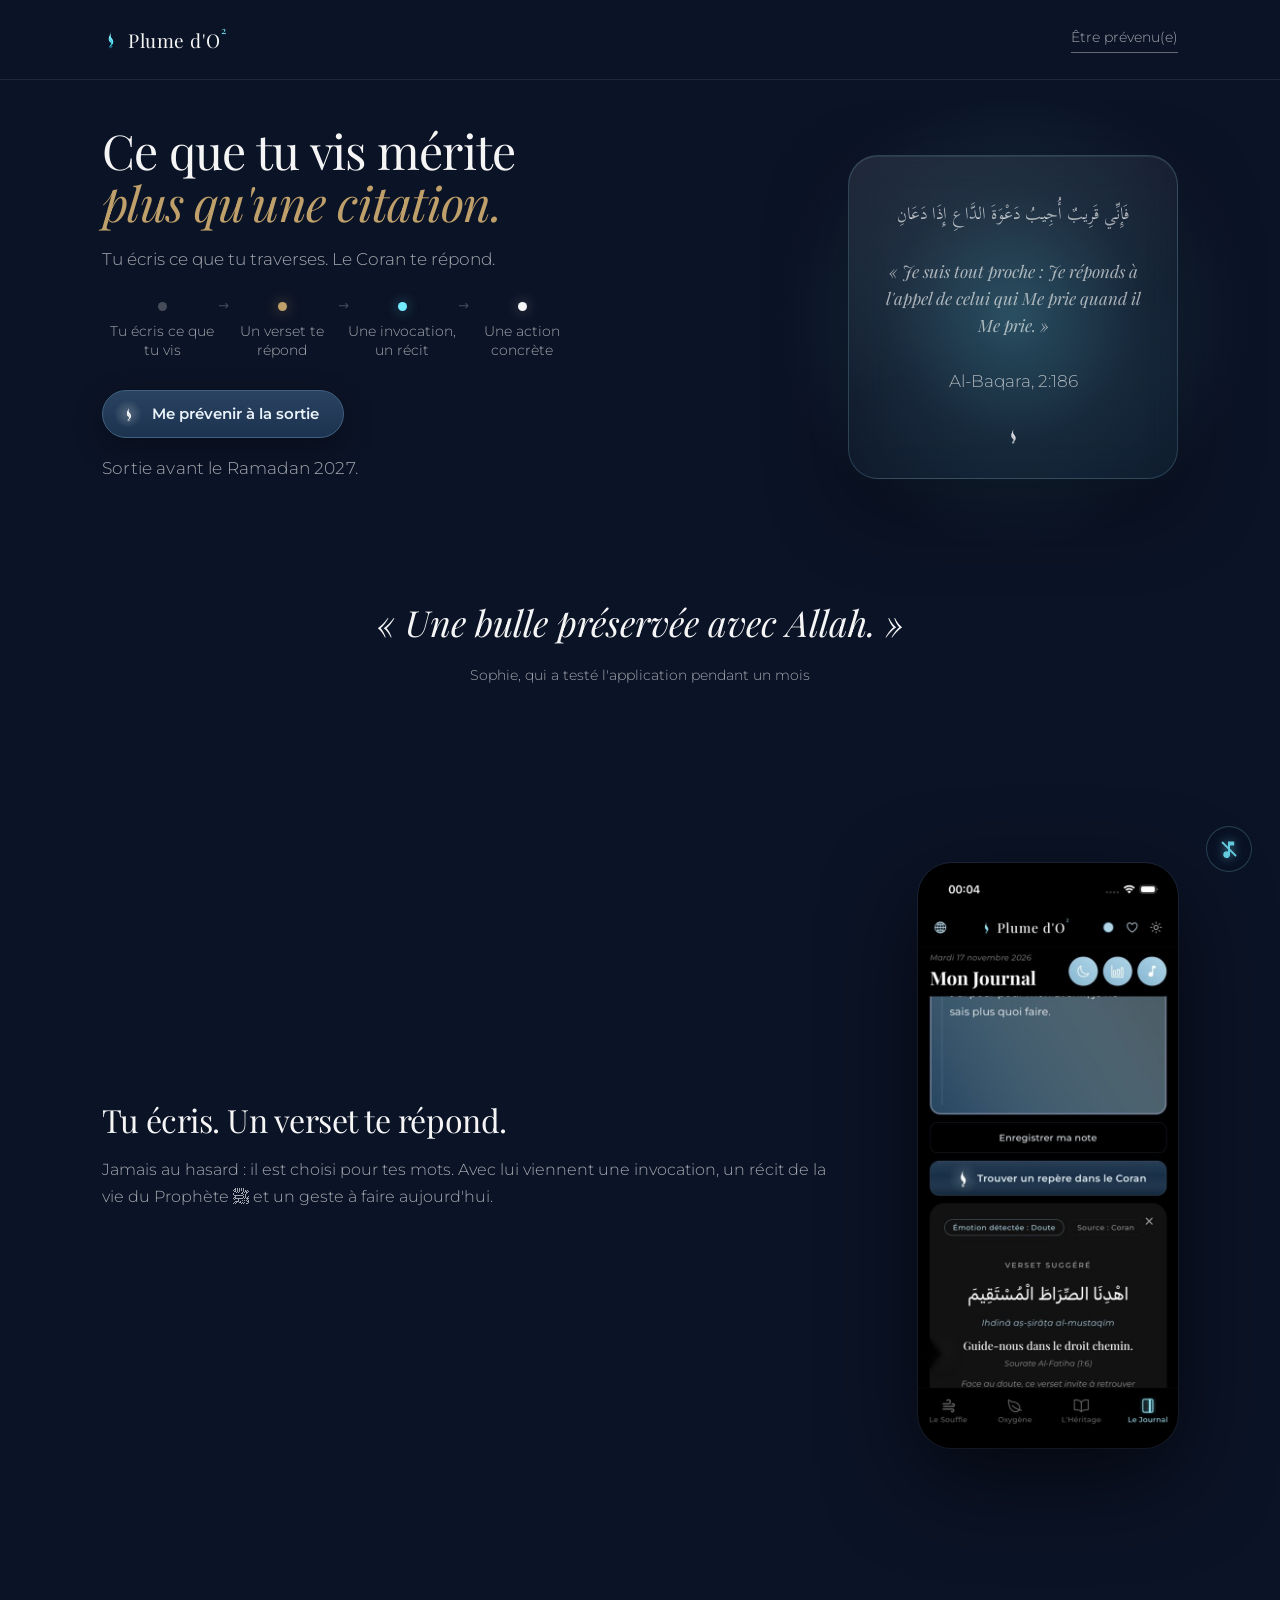
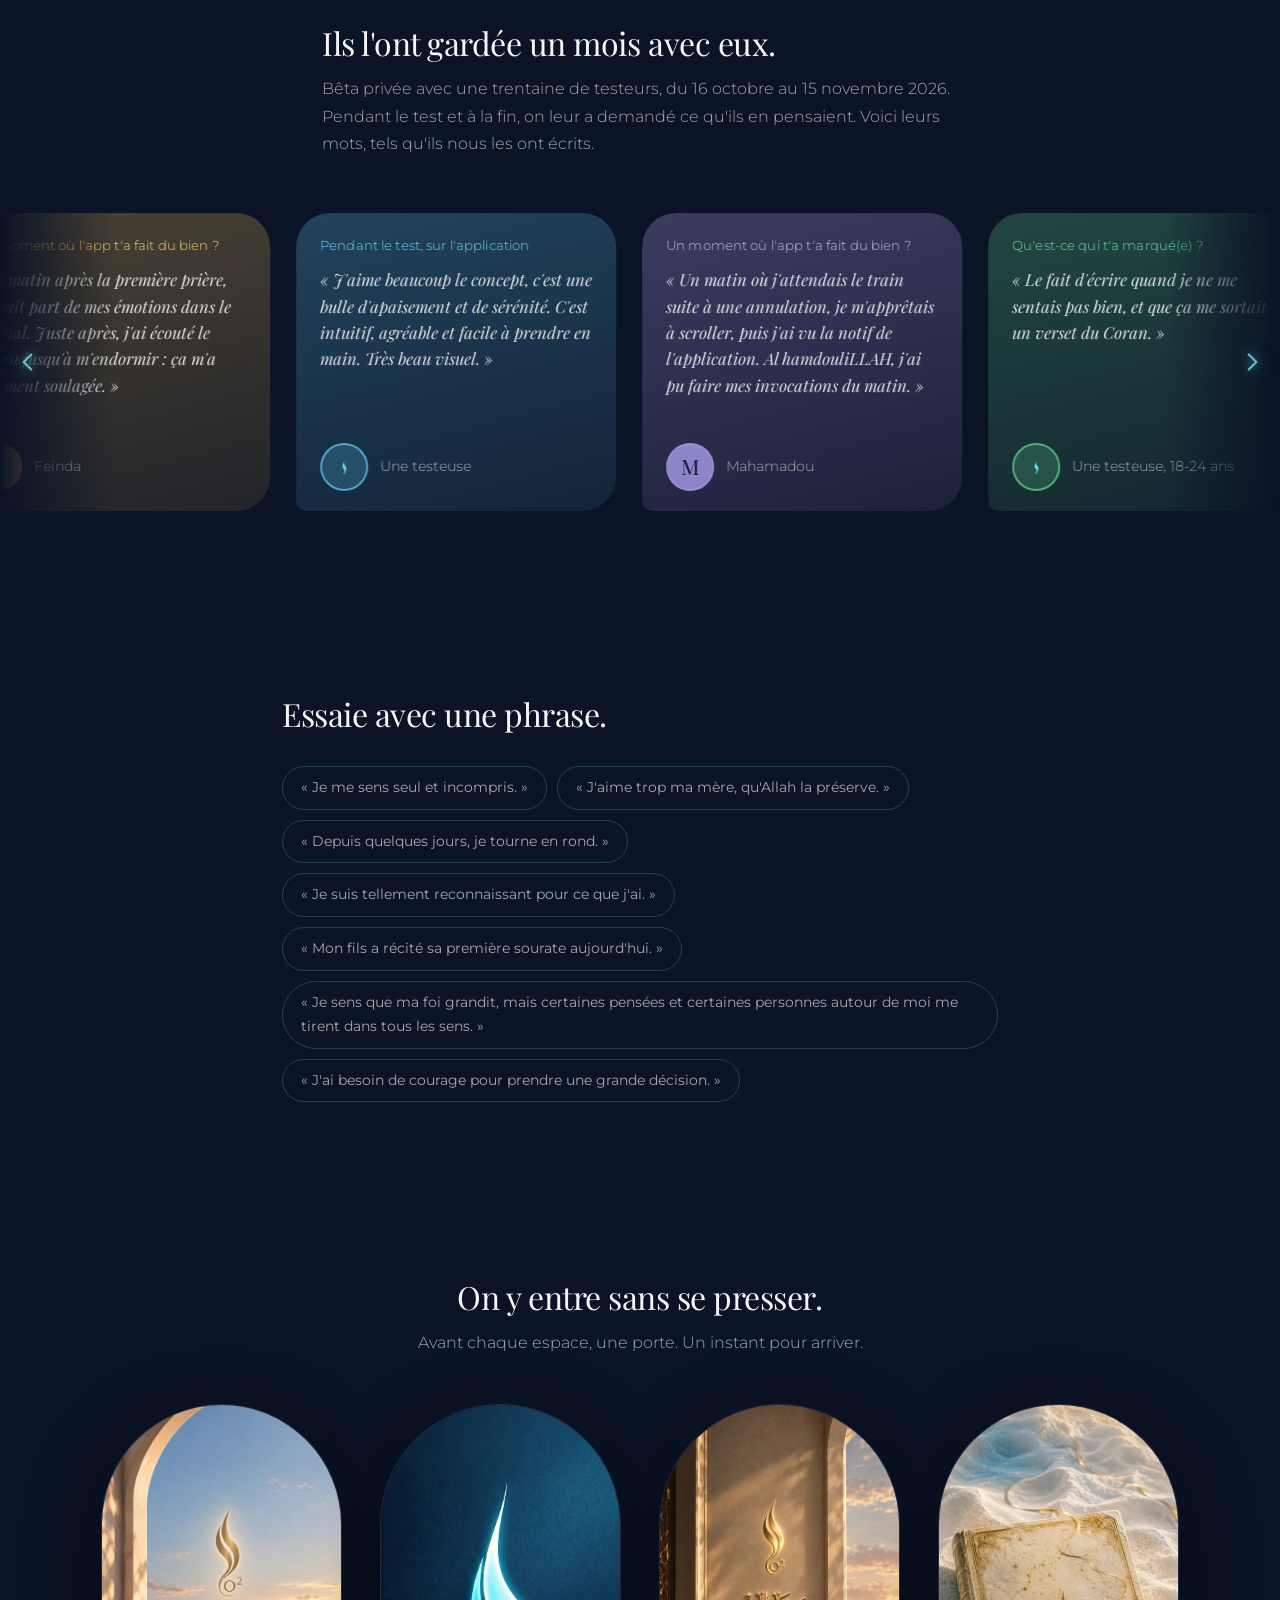
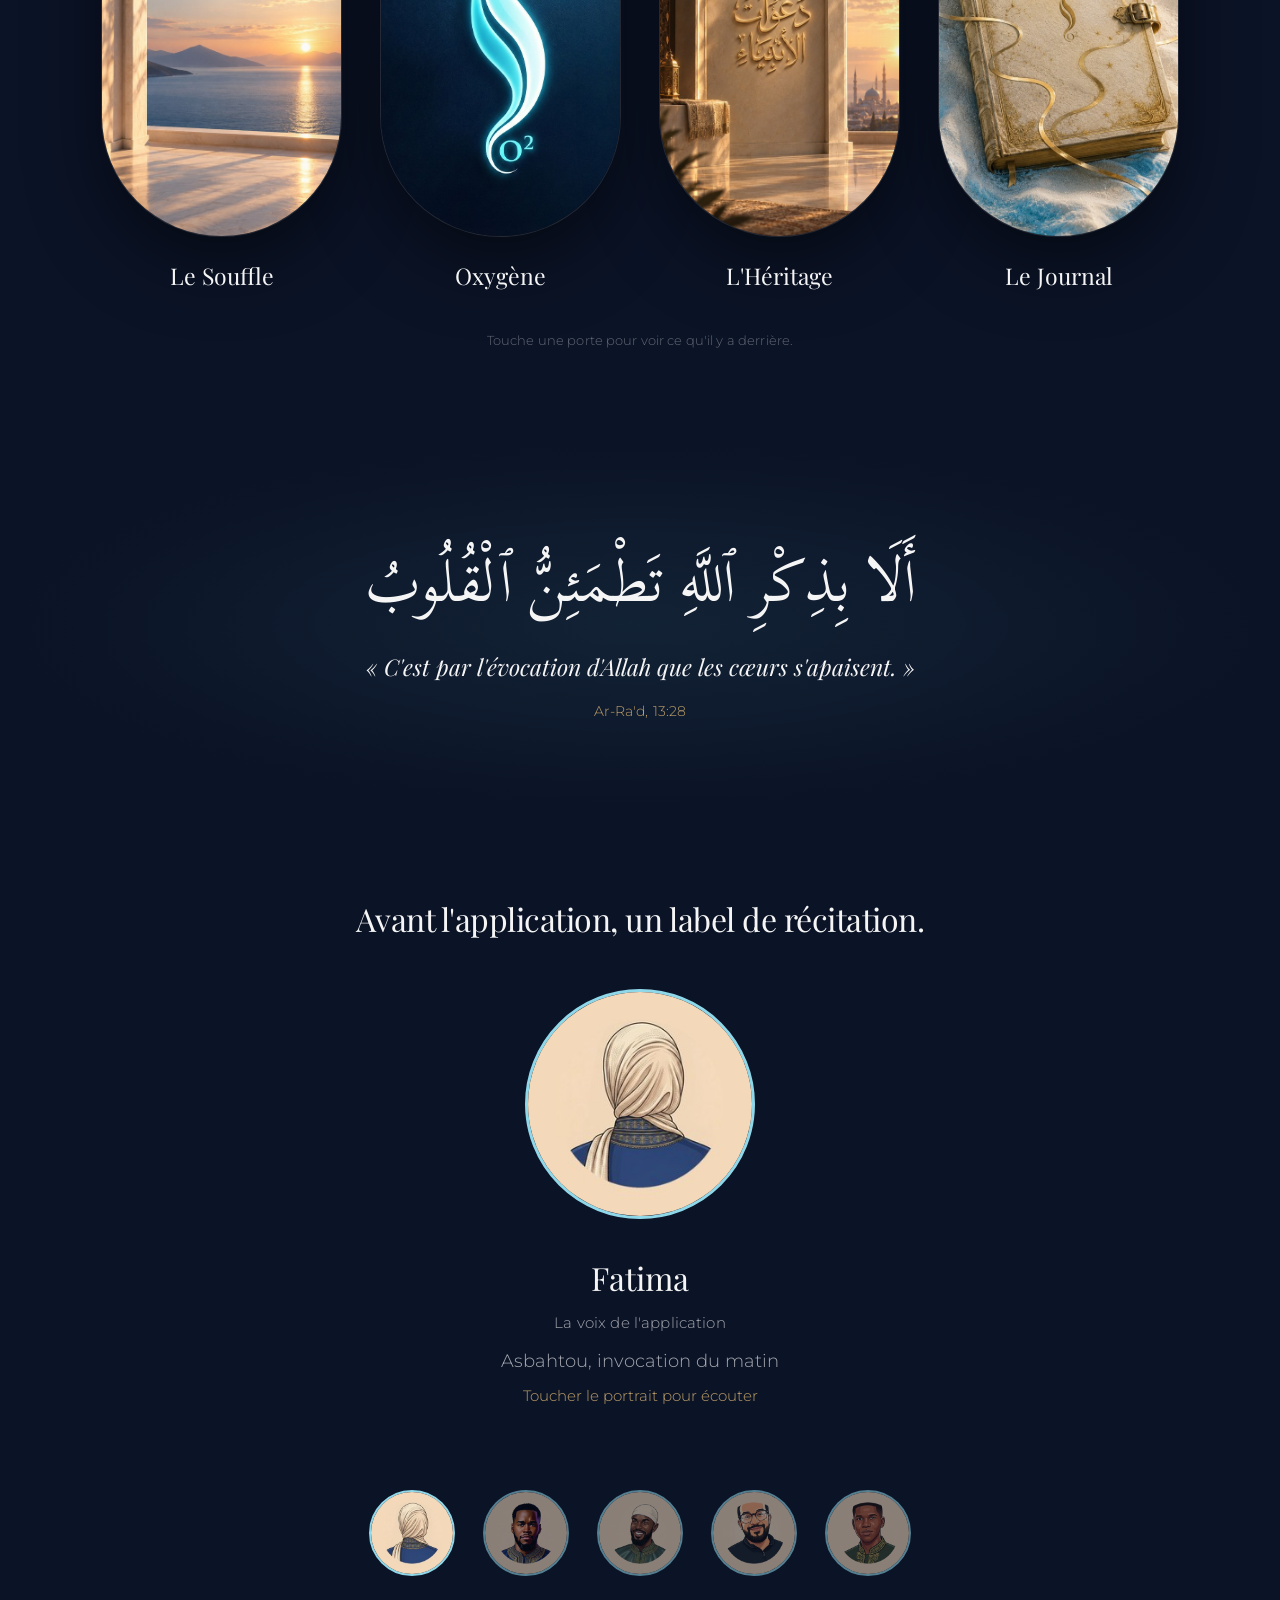
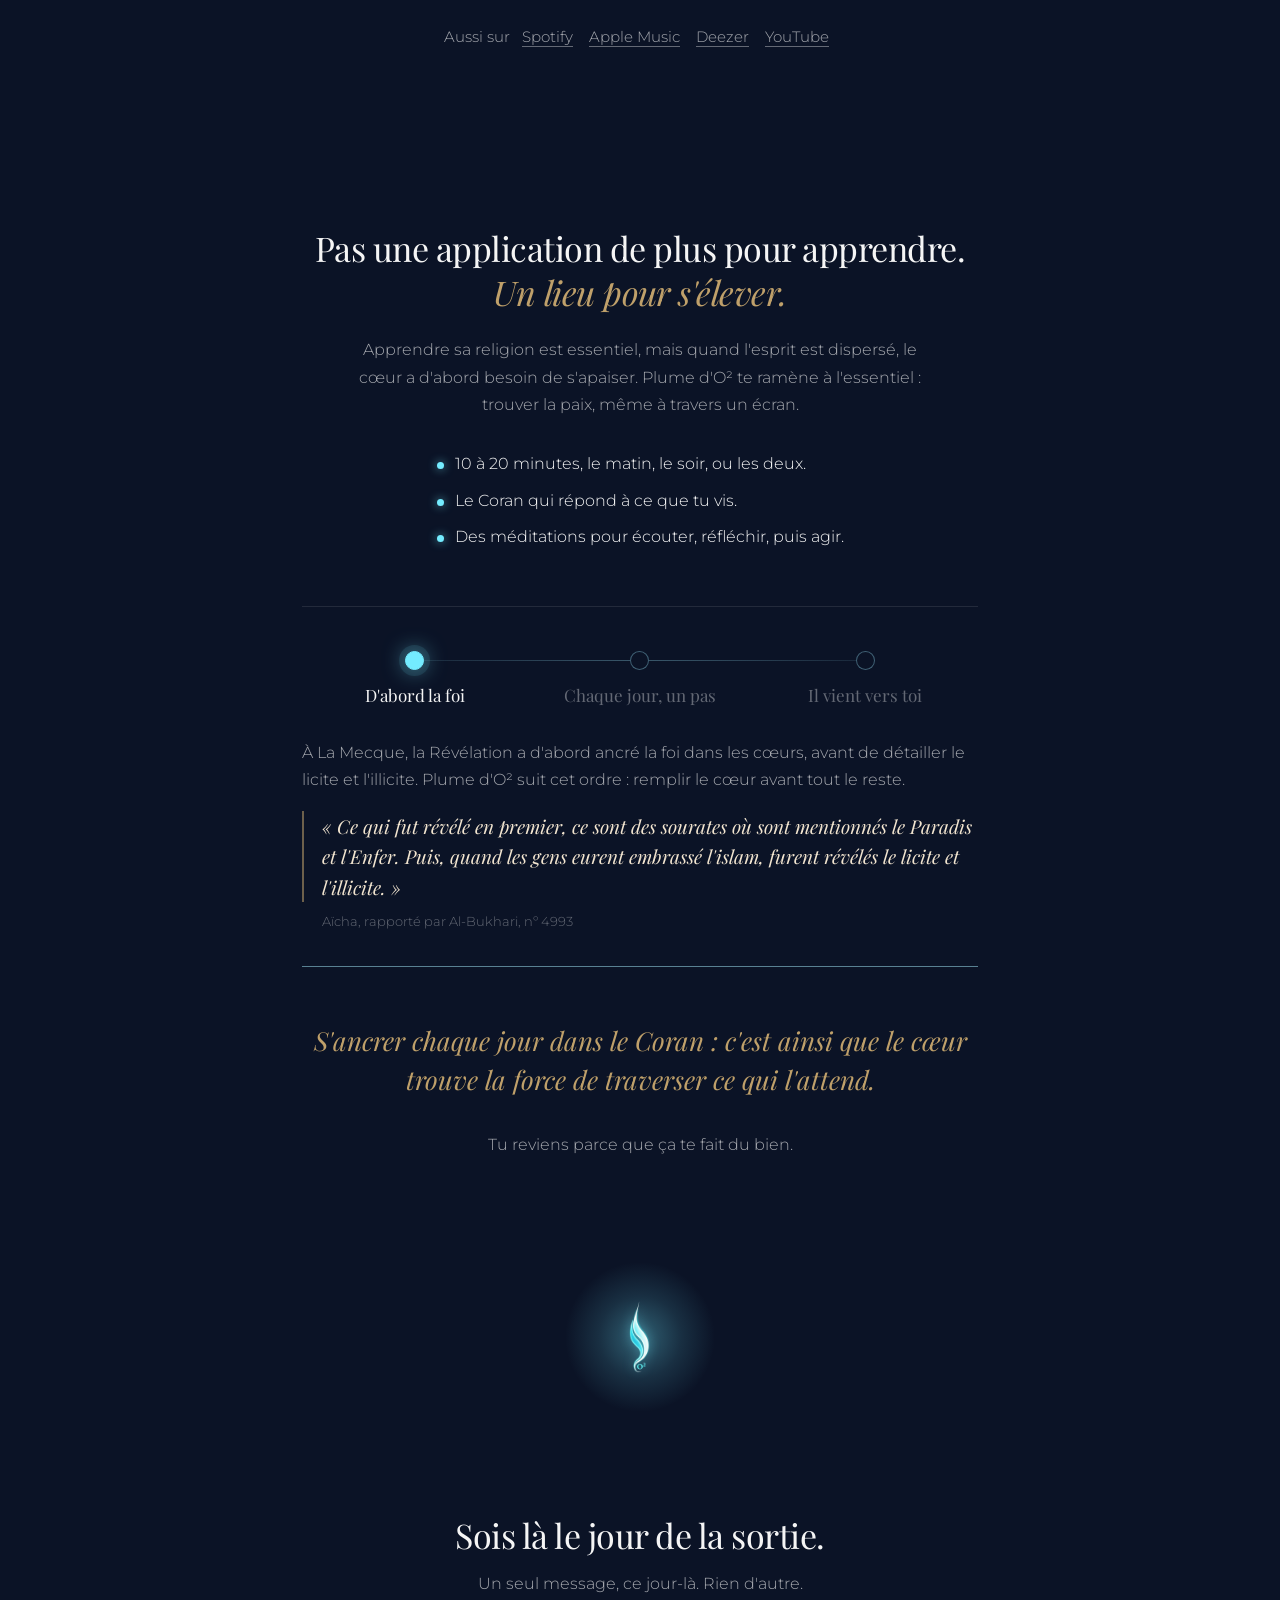
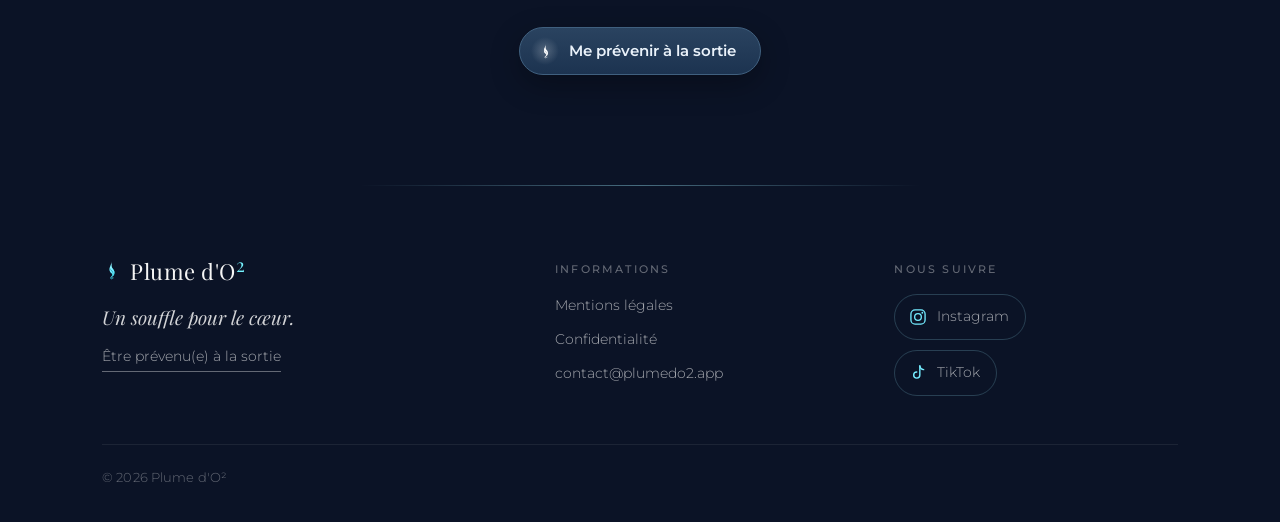
<file: index.html>
<!DOCTYPE html>
<html lang="fr">
<head>
<meta charset="UTF-8">
<meta name="viewport" content="width=device-width, initial-scale=1, viewport-fit=cover">
<title>Plume d'O² : ce que tu vis mérite plus qu'une citation</title>
<meta name="description" content="Écris ce que tu traverses. Le Coran te répond : un verset, une invocation, un récit et un geste pour aujourd'hui. Sortie avant le Ramadan 2027.">
<link rel="canonical" href="https://plumedo2.app/">
<meta name="theme-color" content="#0B1326">
<link rel="icon" href="favicon.ico" sizes="any">
<link rel="icon" href="favicon.svg" type="image/svg+xml">
<link rel="icon" href="favicon-32.png" type="image/png" sizes="32x32">
<link rel="apple-touch-icon" href="apple-touch-icon.png">
<link rel="mask-icon" href="safari-pinned-tab.svg" color="#74ECFF">
<meta property="og:type" content="website">
<meta property="og:site_name" content="Plume d'O²">
<meta property="og:url" content="https://plumedo2.app/">
<meta property="og:title" content="Plume d'O² : ce que tu vis mérite plus qu'une citation">
<meta property="og:description" content="Écris ce que tu traverses. Le Coran te répond : un verset, une invocation, un récit et un geste pour aujourd'hui. Sortie avant le Ramadan 2027.">
<meta property="og:image" content="https://plumedo2.app/og-image.jpg">
<meta property="og:image:width" content="1200">
<meta property="og:image:height" content="630">
<meta property="og:locale" content="fr_FR">
<meta name="twitter:card" content="summary_large_image">
<link rel="preload" as="image" href="app/porte.jpg">
<link rel="stylesheet" href="fonts.css">
<link rel="stylesheet" href="site.css">
</head>
<body>
<div class="gate" id="gate" role="button" tabindex="0" aria-label="Entrer sur le site"><div class="door"><img src="app/porte.jpg" width="665" height="1200" alt=""></div></div>
<header class="sitebar" id="sitebar"><div class="col wide top">
  <a class="brand" href="#top"><svg class="logo-s" aria-hidden="true" viewBox="0 0 595.28 851.3" fill="none" xmlns="http://www.w3.org/2000/svg"><defs><linearGradient id="lpln" x1="0.4" y1="0" x2="0.6" y2="1"><stop offset="0%" stop-color="#E9FDFF"/><stop offset="20%" stop-color="#9EF5FF"/><stop offset="50%" stop-color="#74ECFF"/><stop offset="75%" stop-color="#58E7F7"/><stop offset="100%" stop-color="#1FBED7"/></linearGradient><linearGradient id="lo2n" x1="0" y1="0" x2="0" y2="1"><stop offset="0%" stop-color="#A7FAFF"/><stop offset="40%" stop-color="#75F3FF"/><stop offset="70%" stop-color="#5DEEFF"/><stop offset="100%" stop-color="#48E6F6"/></linearGradient></defs><path d="M286.35,240.2l-1.15,3.27-1.11-2.61c-.23,1.61-1.01,2.88-2.1,4.26l-.47,1.94-2.19.89-.4,4.73-1.97,5.43c-.23.64-.42,2.76.05,3.18l2.16,1.94c-4.79,2.08-5.49,6.05-6.57,9.66l-3.06,10.25c-1.18,3.95-1.84,7.99-1.32,11.58.4-1.97,1-1.84,1.38-.71l-4.22,20.93-1.53-3.12c-.27-.54-1.63-.27-2.67-.18l2.16-12.91c-3.08,4.4-4.62,8.85-6.63,13.83l-3.07,7.6-8.65,26.42c-4.84,14.77-5.86,30.17-7.56,45.62l-.57,9.74c-.89,15.14,2.38,43.26,8.25,56.7l5.38,12.31c5.59,11.18,12.68,21.36,21.55,30.13l14.9,14.73,14.54,14.46c8.51,8.47,14.69,18.24,18.81,29.73,3.51,9.81,2.99,20.61-.54,30.41-2.88,8-6.66,15.07-12.62,21.18l-21.9,22.46-9.1,11.79c-3.2,4.14-5.29,9.54-6.78,14.67-3.28,11.26-2.8,23.7,1.39,34.38,2.37,6.04,4.9,11.43,8.62,16.42,11.22,15.04,31.78,22.03,47.43,11.47-15.43,4.71-28.98,2.99-39.14-9.83-10.89-13.74-11.56-38.05-.69-50.09l5.79-6.4c7.28-6.17,15.03-10.95,23.19-15.94,28.69-17.53,48.31-36.66,62.15-67.68l6.63-18.92,1,1.7-.59-3.89,4.32-21.21,1.36,3.14c1.81-12.45,1.58-24.24,1.03-36.51-.08-1.85-.39-3.63-.78-5.36.77-4.41-.12-8.4-1.98-12.63l-1.57-3.57c-1.08.19-1.38.35-1.55.09s-.13-1.45.17-1.41l1.73.22-1.53-8.64c-.42-2.37-1.2-4.48-2.02-6.75-.75-2.08-1.39-3.23-3.24-4.37l-1.87-1.16c-.38-.24,1.32-1.48,1.18-1.9l-1.26-3.9c-.99-3.07-2.62-5.73-3.09-9.21-.26-1.9-2.62-4.09-3.58-5.58l-2.93-4.56c-1.97-3.06-3.68-6.25-4.24-9.74l-2.59-2.25c-2.16-1.88-3.42-4.34-4.42-7.13l-2.78-3.08c-1.46-1.61-2.04-2.98-3.46-4.76l-5.74-7.21c.21-.6.6-1.61.28-1.74l-1.73-.68c-1.69-.66-2.23-1.89-3.12-3.59l-2.49-4.76c-.77.08-1.72.28-1.76-.14l-.17-2.06-6.85-5.89-.11-2.31c-.03-.55-2.16-1.04-2.44-1.58l-4.95-9.24-3.15-2.02c-.62-.4.13-1.94.33-2.53l-2.78-5.71-2.65-5.27c-.58-.29-1.96-.76-2-1.29-.04-.43.21-1.62-.04-1.98l-1.14-1.65c-.21-.31.82-1.15.79-1.25l-1.9-1.24c-.36-.24-.42-.98-.57-1.63l-1.21-5.32-3.36-4.75,1.2-2.69c.25-.56-1.5-1.54-1.98-1.84.5-2.24-.17-3.91-1.63-5.55.11-3.66-1.02-7.06-1.71-10.43l-1.57-7.66-1.11-8.97c-.07-.54,1.23-1.89.85-2.26l-1.7-1.63,1.27-2.95c-.52-.65-1.37-1.72-.99-2.15l1.42-1.6c-.7-1.91-.39-3.9.84-5.66l-1.66-1.77c1.18-2.98,1.35-6.35.46-9.64-.7-.46-1.9-1.03-1.7-1.53,1.36-3.34.02-2.94.4-7.39l.47-5.5c.03-.36.69-1.15,1.02-1.06l1.44.37c-1.76-2.37-1.96-5.34.11-7.68l-.65-5.65.81-5.05-2.2,2.67,1.54-10.48,3.39-16.95c2.41-12.05,4.49-23.88,6.31-36.14.66-4.48.76-8.8.27-12.97-1.76,11.42-3.14,22.18-6.45,32.94l-8.41,27.33-8.46,24.23-.43.24ZM285.67,239.17c.34-.83.32-.8.08-.19-1.19.34-1.29.35-1.19.33.06-.01.36.78.36.8,0,.02.57-.34.83-.5l-.08-.44ZM364.62,680.32l.92-7.23c-2.05,2.2-3.09,3.54-5.09,3.42l-7.08-.41c4.62-4.1,8.86-7.57,10.69-12.7,1.52-4.27-.86-8.51-4.91-9.61s-7.7-.6-11.67.93l.23,6.19c1.5-3.16,2.96-5.35,5.5-5.46,3.09-.14,5.28,1.54,5.56,4.97.27,3.21-1.3,7.35-3.72,9.8l-9.68,9.81,19.25.28ZM328.99,702.36c11.88-5.03,15.84-19.31,9.65-30.47-6.67-12-30.87-13.13-39.2.11-5.08,8.07-4.22,19.77,2.85,26.41,7.08,6.64,17.46,7.86,26.7,3.95Z" fill="#1FBED7" opacity="0.7"/><path fill="url(#lpln)" d="M286.78,239.96l8.46-24.23,8.41-27.33c3.31-10.76,4.69-21.52,6.45-32.94.49,4.17.39,8.49-.27,12.97-1.82,12.26-3.9,24.09-6.31,36.14l-3.39,16.95-1.54,10.48,2.2-2.67-.81,5.05.65,5.65c-2.08,2.35-1.87,5.31-.11,7.68l-1.44-.37c-.33-.09-.99.7-1.02,1.06l-.47,5.5c-.38,4.45.96,4.05-.4,7.39-.2.51,1,1.07,1.7,1.53.89,3.29.72,6.65-.46,9.64l1.66,1.77c-1.24,1.76-1.55,3.75-.84,5.66l-1.42,1.6c-.38.43.47,1.5.99,2.15l-1.27,2.95,1.7,1.63c.38.37-.92,1.73-.85,2.26l1.11,8.97,1.57,7.66c.69,3.37,1.82,6.77,1.71,10.43,1.46,1.64,2.13,3.3,1.63,5.55.48.3,2.23,1.28,1.98,1.84l-1.2,2.69,3.36,4.75,1.21,5.32c.15.65.21,1.39.57,1.63l1.9,1.24c.03.1-1,.95-.79,1.25l1.14,1.65c.24.35,0,1.55.04,1.98.05.54,1.42,1.01,2,1.29l2.65,5.27,2.78,5.71c-.2.6-.96,2.13-.33,2.53l3.15,2.02,4.95,9.24c.29.54,2.42,1.03,2.44,1.58l.11,2.31,6.85,5.89.17,2.06c.03.42.99.22,1.76.14l2.49,4.76c.89,1.7,1.43,2.93,3.12,3.59l1.73.68c.32.13-.07,1.13-.28,1.74l5.74,7.21c1.42,1.78,2.01,3.15,3.46,4.76l2.78,3.08c1,2.79,2.26,5.26,4.42,7.13l2.59,2.25c.56,3.49,2.27,6.68,4.24,9.74l2.93,4.56c.96,1.49,3.32,3.68,3.58,5.58.47,3.48,2.1,6.15,3.09,9.21l1.26,3.9c.14.43-1.56,1.67-1.18,1.9l1.87,1.16c1.85,1.15,2.49,2.29,3.24,4.37.82,2.26,1.6,4.37,2.02,6.75l1.53,8.64-1.73-.22c-.3-.04-.34,1.16-.17,1.41s.48.1,1.55-.09l1.57,3.57c1.86,4.23,2.75,8.22,1.98,12.63.39,1.72.7,3.51.78,5.36.55,12.26.78,24.06-1.03,36.51l-1.36-3.14-4.32,21.21.59,3.89-1-1.7-6.63,18.92c-13.84,31.02-33.46,50.14-62.15,67.68-8.16,4.98-15.91,9.76-23.19,15.94l-5.79,6.4c-10.88,12.04-10.2,36.35.69,50.09,10.16,12.81,23.71,14.54,39.14,9.83-15.65,10.57-36.21,3.57-47.43-11.47-3.72-4.99-6.25-10.37-8.62-16.42-4.19-10.68-4.67-23.12-1.39-34.38,1.5-5.13,3.59-10.53,6.78-14.67l9.1-11.79,21.9-22.46c5.96-6.11,9.74-13.18,12.62-21.18,3.53-9.8,4.05-20.6.54-30.41-4.12-11.49-10.3-21.26-18.81-29.73l-14.54-14.46-14.9-14.73c-8.87-8.77-15.95-18.96-21.55-30.13l-5.38-12.31c-5.88-13.44-9.14-41.56-8.25-56.7l.57-9.74c1.71-15.46,2.73-30.85,7.56-45.62l8.65-26.42,3.07-7.6c2.01-4.98,3.55-9.43,6.63-13.83l-2.16,12.91c1.04-.08,2.4-.36,2.67.18l1.53,3.12,4.22-20.93c-.38-1.12-.98-1.25-1.38.71-.52-3.59.14-7.63,1.32-11.58l3.06-10.25c1.08-3.61,1.78-7.57,6.57-9.66l-2.16-1.94c-.47-.42-.28-2.54-.05-3.18l1.97-5.43.4-4.73,2.19-.89.47-1.94c1.09-1.38,1.87-2.66,2.1-4.26l1.11,2.61,1.15-3.27-.6-.58c-.26.16-.84.52-.83.5,0-.02-.3-.81-.36-.8-.1.02,0,0,1.19-.33.25-.61.26-.64-.08.19l1.11.79ZM261.4,350.93l.59-.37-.17-4.42-.59.37.17,4.42ZM345.27,567.31l3.76-4.75.75,5.48c1.91-5.66,1.53-10.97.31-16.08.66-.23,1.83-1.9,1.8-2.95l-.29-9.88-.58-.73-.57,6.53c-.73-7.13,1.66-12.72-.21-22.14l-3.57-17.93-1.27,4.17-1.38-5.17,1.62-2.51c.36-.56-.84-2.02-1.08-2.71-2.31-6.77-4.62-13.88-8.12-20.11-4-7.11-7.97-13.66-13.75-19.38l-18.95-18.77c-14.84-14.71-24.99-25-33.47-45.32-2.98-7.16-4.69-14.85-6.34-22.05l-3.05,2.74c-2.75,2.47.87,7.97-2.6,10.06l1.78,9.29c1.16-.03,2.12.13,1.83.43l-1.52,1.61c2.21,9.05,4.99,18.25,9.45,26.57,2.95,5.52,5.47,10.84,9.41,15.56l12.24,14.68,10.57,11.1,9,9.8,7.42,8.83c9.24,10.99,16.3,23.89,20.55,37.71,2.49,8.08,3.75,16,4.79,24.3,1.72,13.73-1.94,31.96-6.59,45.41,2.3-.14,4.07-.22,6.03.59,2.68-4.87,4.5-10.94,5.77-17.39-.27-1.29-.71-1.4-1.07-.04l-2.71-6.97ZM319.29,616.6l-9.76,8.94c-.61.55-2.02,2.07-1.58,2.68.38.52,1.46,1.53,1.96,1.83,10.71-6.97,19.57-16.09,26.96-26.31.32-.45,1.43-1.45,1.18-1.84l-1.04-1.67,2.29-5.04c.26-.58.7-1.52.31-1.74l-1.59-.92c-.38-.22-1.94-.31-1.82.1l.64,2.1-2,1.19-8.45,12.95c-.3.46-.23,2.22.22,2.24l2.48.1-4.82,5.89c-1.11-1.17-1.88-2.14-2.55-1.98-.56.13-1.89,1.01-2.43,1.5ZM286.94,649.03c4.1-4.35,7.69-7.57,12.5-11.19-.35-.58-1.53-1.92-2.26-2.57-6.08,4.78-11.28,9.85-15.53,16.61,2.52.72,3.81-1.29,5.28-2.86ZM282.14,654.85c.22-.37.7-1.61.38-1.68l-1.39-.32c-.37-.08-6.01,8.23-6.37,14.59l7.38-12.59Z"/><path fill="url(#lo2n)" d="M328.99,702.36c-9.24,3.91-19.63,2.69-26.7-3.95-7.07-6.64-7.94-18.34-2.85-26.41,8.33-13.23,32.54-12.11,39.2-.11,6.2,11.15,2.23,25.44-9.65,30.47ZM327.49,699.02c6.62-4.72,6.81-19.14,2.29-26.86-4.06-6.91-15.21-9.41-20.95-2.97s-5.28,16.86-1.52,24.15c3.8,7.35,13.31,10.57,20.19,5.67Z"/><path fill="url(#lo2n)" d="M364.62,680.32l-19.25-.28,9.68-9.81c2.41-2.45,3.98-6.59,3.72-9.8-.29-3.44-2.47-5.11-5.56-4.97-2.53.12-4,2.3-5.5,5.46l-.23-6.19c3.97-1.53,7.72-2.01,11.67-.93s6.43,5.34,4.91,9.61c-1.83,5.14-6.07,8.6-10.69,12.7l7.08.41c2,.11,3.04-1.22,5.09-3.42l-.92,7.23Z"/><path fill="url(#lo2n)" d="M346.6,549.6c-.09,2.85,1.4,5.91-1.81,7.67l.04-11.01c1.03.48,1.85.72,1.84,1.11l-.07,2.23Z"/></svg><span>Plume d'O<sup>²</sup></span></a>
  <a class="quiet" href="https://tally.so/r/WOkGKk" target="_blank" rel="noopener" data-tally-open="WOkGKk" data-tally-layout="modal" data-tally-width="480" data-tally-overlay="1">Être prévenu(e)</a>
</div></header>

<main id="top">
<section class="hero"><div class="col wide hero-grid">
<div class="ht">
  <h1>Ce que tu vis mérite <em>plus qu'une citation.</em></h1>
  <p>Tu écris ce que tu traverses. Le Coran te répond.</p>
  <div class="loop" aria-label="Comment ça marche"><div class="st"><i></i><span>Tu écris ce que tu vis</span></div><div class="st"><i class="g"></i><span>Un verset te répond</span></div><div class="st"><i class="c"></i><span>Une invocation, un récit</span></div><div class="st"><i class="w"></i><span>Une action concrète</span></div></div>
    <a class="go" href="https://tally.so/r/WOkGKk" target="_blank" rel="noopener" data-tally-open="WOkGKk" data-tally-layout="modal" data-tally-width="480" data-tally-overlay="1"><span class="halo"><svg class="pw" aria-hidden="true" viewBox="0 0 595.28 851.3" fill="none" xmlns="http://www.w3.org/2000/svg"><path d="M286.35,240.2l-1.15,3.27-1.11-2.61c-.23,1.61-1.01,2.88-2.1,4.26l-.47,1.94-2.19.89-.4,4.73-1.97,5.43c-.23.64-.42,2.76.05,3.18l2.16,1.94c-4.79,2.08-5.49,6.05-6.57,9.66l-3.06,10.25c-1.18,3.95-1.84,7.99-1.32,11.58.4-1.97,1-1.84,1.38-.71l-4.22,20.93-1.53-3.12c-.27-.54-1.63-.27-2.67-.18l2.16-12.91c-3.08,4.4-4.62,8.85-6.63,13.83l-3.07,7.6-8.65,26.42c-4.84,14.77-5.86,30.17-7.56,45.62l-.57,9.74c-.89,15.14,2.38,43.26,8.25,56.7l5.38,12.31c5.59,11.18,12.68,21.36,21.55,30.13l14.9,14.73,14.54,14.46c8.51,8.47,14.69,18.24,18.81,29.73,3.51,9.81,2.99,20.61-.54,30.41-2.88,8-6.66,15.07-12.62,21.18l-21.9,22.46-9.1,11.79c-3.2,4.14-5.29,9.54-6.78,14.67-3.28,11.26-2.8,23.7,1.39,34.38,2.37,6.04,4.9,11.43,8.62,16.42,11.22,15.04,31.78,22.03,47.43,11.47-15.43,4.71-28.98,2.99-39.14-9.83-10.89-13.74-11.56-38.05-.69-50.09l5.79-6.4c7.28-6.17,15.03-10.95,23.19-15.94,28.69-17.53,48.31-36.66,62.15-67.68l6.63-18.92,1,1.7-.59-3.89,4.32-21.21,1.36,3.14c1.81-12.45,1.58-24.24,1.03-36.51-.08-1.85-.39-3.63-.78-5.36.77-4.41-.12-8.4-1.98-12.63l-1.57-3.57c-1.08.19-1.38.35-1.55.09s-.13-1.45.17-1.41l1.73.22-1.53-8.64c-.42-2.37-1.2-4.48-2.02-6.75-.75-2.08-1.39-3.23-3.24-4.37l-1.87-1.16c-.38-.24,1.32-1.48,1.18-1.9l-1.26-3.9c-.99-3.07-2.62-5.73-3.09-9.21-.26-1.9-2.62-4.09-3.58-5.58l-2.93-4.56c-1.97-3.06-3.68-6.25-4.24-9.74l-2.59-2.25c-2.16-1.88-3.42-4.34-4.42-7.13l-2.78-3.08c-1.46-1.61-2.04-2.98-3.46-4.76l-5.74-7.21c.21-.6.6-1.61.28-1.74l-1.73-.68c-1.69-.66-2.23-1.89-3.12-3.59l-2.49-4.76c-.77.08-1.72.28-1.76-.14l-.17-2.06-6.85-5.89-.11-2.31c-.03-.55-2.16-1.04-2.44-1.58l-4.95-9.24-3.15-2.02c-.62-.4.13-1.94.33-2.53l-2.78-5.71-2.65-5.27c-.58-.29-1.96-.76-2-1.29-.04-.43.21-1.62-.04-1.98l-1.14-1.65c-.21-.31.82-1.15.79-1.25l-1.9-1.24c-.36-.24-.42-.98-.57-1.63l-1.21-5.32-3.36-4.75,1.2-2.69c.25-.56-1.5-1.54-1.98-1.84.5-2.24-.17-3.91-1.63-5.55.11-3.66-1.02-7.06-1.71-10.43l-1.57-7.66-1.11-8.97c-.07-.54,1.23-1.89.85-2.26l-1.7-1.63,1.27-2.95c-.52-.65-1.37-1.72-.99-2.15l1.42-1.6c-.7-1.91-.39-3.9.84-5.66l-1.66-1.77c1.18-2.98,1.35-6.35.46-9.64-.7-.46-1.9-1.03-1.7-1.53,1.36-3.34.02-2.94.4-7.39l.47-5.5c.03-.36.69-1.15,1.02-1.06l1.44.37c-1.76-2.37-1.96-5.34.11-7.68l-.65-5.65.81-5.05-2.2,2.67,1.54-10.48,3.39-16.95c2.41-12.05,4.49-23.88,6.31-36.14.66-4.48.76-8.8.27-12.97-1.76,11.42-3.14,22.18-6.45,32.94l-8.41,27.33-8.46,24.23-.43.24ZM285.67,239.17c.34-.83.32-.8.08-.19-1.19.34-1.29.35-1.19.33.06-.01.36.78.36.8,0,.02.57-.34.83-.5l-.08-.44ZM364.62,680.32l.92-7.23c-2.05,2.2-3.09,3.54-5.09,3.42l-7.08-.41c4.62-4.1,8.86-7.57,10.69-12.7,1.52-4.27-.86-8.51-4.91-9.61s-7.7-.6-11.67.93l.23,6.19c1.5-3.16,2.96-5.35,5.5-5.46,3.09-.14,5.28,1.54,5.56,4.97.27,3.21-1.3,7.35-3.72,9.8l-9.68,9.81,19.25.28ZM328.99,702.36c11.88-5.03,15.84-19.31,9.65-30.47-6.67-12-30.87-13.13-39.2.11-5.08,8.07-4.22,19.77,2.85,26.41,7.08,6.64,17.46,7.86,26.7,3.95Z" fill="#fff" opacity="0.5"/><path fill="#fff" d="M286.78,239.96l8.46-24.23,8.41-27.33c3.31-10.76,4.69-21.52,6.45-32.94.49,4.17.39,8.49-.27,12.97-1.82,12.26-3.9,24.09-6.31,36.14l-3.39,16.95-1.54,10.48,2.2-2.67-.81,5.05.65,5.65c-2.08,2.35-1.87,5.31-.11,7.68l-1.44-.37c-.33-.09-.99.7-1.02,1.06l-.47,5.5c-.38,4.45.96,4.05-.4,7.39-.2.51,1,1.07,1.7,1.53.89,3.29.72,6.65-.46,9.64l1.66,1.77c-1.24,1.76-1.55,3.75-.84,5.66l-1.42,1.6c-.38.43.47,1.5.99,2.15l-1.27,2.95,1.7,1.63c.38.37-.92,1.73-.85,2.26l1.11,8.97,1.57,7.66c.69,3.37,1.82,6.77,1.71,10.43,1.46,1.64,2.13,3.3,1.63,5.55.48.3,2.23,1.28,1.98,1.84l-1.2,2.69,3.36,4.75,1.21,5.32c.15.65.21,1.39.57,1.63l1.9,1.24c.03.1-1,.95-.79,1.25l1.14,1.65c.24.35,0,1.55.04,1.98.05.54,1.42,1.01,2,1.29l2.65,5.27,2.78,5.71c-.2.6-.96,2.13-.33,2.53l3.15,2.02,4.95,9.24c.29.54,2.42,1.03,2.44,1.58l.11,2.31,6.85,5.89.17,2.06c.03.42.99.22,1.76.14l2.49,4.76c.89,1.7,1.43,2.93,3.12,3.59l1.73.68c.32.13-.07,1.13-.28,1.74l5.74,7.21c1.42,1.78,2.01,3.15,3.46,4.76l2.78,3.08c1,2.79,2.26,5.26,4.42,7.13l2.59,2.25c.56,3.49,2.27,6.68,4.24,9.74l2.93,4.56c.96,1.49,3.32,3.68,3.58,5.58.47,3.48,2.1,6.15,3.09,9.21l1.26,3.9c.14.43-1.56,1.67-1.18,1.9l1.87,1.16c1.85,1.15,2.49,2.29,3.24,4.37.82,2.26,1.6,4.37,2.02,6.75l1.53,8.64-1.73-.22c-.3-.04-.34,1.16-.17,1.41s.48.1,1.55-.09l1.57,3.57c1.86,4.23,2.75,8.22,1.98,12.63.39,1.72.7,3.51.78,5.36.55,12.26.78,24.06-1.03,36.51l-1.36-3.14-4.32,21.21.59,3.89-1-1.7-6.63,18.92c-13.84,31.02-33.46,50.14-62.15,67.68-8.16,4.98-15.91,9.76-23.19,15.94l-5.79,6.4c-10.88,12.04-10.2,36.35.69,50.09,10.16,12.81,23.71,14.54,39.14,9.83-15.65,10.57-36.21,3.57-47.43-11.47-3.72-4.99-6.25-10.37-8.62-16.42-4.19-10.68-4.67-23.12-1.39-34.38,1.5-5.13,3.59-10.53,6.78-14.67l9.1-11.79,21.9-22.46c5.96-6.11,9.74-13.18,12.62-21.18,3.53-9.8,4.05-20.6.54-30.41-4.12-11.49-10.3-21.26-18.81-29.73l-14.54-14.46-14.9-14.73c-8.87-8.77-15.95-18.96-21.55-30.13l-5.38-12.31c-5.88-13.44-9.14-41.56-8.25-56.7l.57-9.74c1.71-15.46,2.73-30.85,7.56-45.62l8.65-26.42,3.07-7.6c2.01-4.98,3.55-9.43,6.63-13.83l-2.16,12.91c1.04-.08,2.4-.36,2.67.18l1.53,3.12,4.22-20.93c-.38-1.12-.98-1.25-1.38.71-.52-3.59.14-7.63,1.32-11.58l3.06-10.25c1.08-3.61,1.78-7.57,6.57-9.66l-2.16-1.94c-.47-.42-.28-2.54-.05-3.18l1.97-5.43.4-4.73,2.19-.89.47-1.94c1.09-1.38,1.87-2.66,2.1-4.26l1.11,2.61,1.15-3.27-.6-.58c-.26.16-.84.52-.83.5,0-.02-.3-.81-.36-.8-.1.02,0,0,1.19-.33.25-.61.26-.64-.08.19l1.11.79ZM261.4,350.93l.59-.37-.17-4.42-.59.37.17,4.42ZM345.27,567.31l3.76-4.75.75,5.48c1.91-5.66,1.53-10.97.31-16.08.66-.23,1.83-1.9,1.8-2.95l-.29-9.88-.58-.73-.57,6.53c-.73-7.13,1.66-12.72-.21-22.14l-3.57-17.93-1.27,4.17-1.38-5.17,1.62-2.51c.36-.56-.84-2.02-1.08-2.71-2.31-6.77-4.62-13.88-8.12-20.11-4-7.11-7.97-13.66-13.75-19.38l-18.95-18.77c-14.84-14.71-24.99-25-33.47-45.32-2.98-7.16-4.69-14.85-6.34-22.05l-3.05,2.74c-2.75,2.47.87,7.97-2.6,10.06l1.78,9.29c1.16-.03,2.12.13,1.83.43l-1.52,1.61c2.21,9.05,4.99,18.25,9.45,26.57,2.95,5.52,5.47,10.84,9.41,15.56l12.24,14.68,10.57,11.1,9,9.8,7.42,8.83c9.24,10.99,16.3,23.89,20.55,37.71,2.49,8.08,3.75,16,4.79,24.3,1.72,13.73-1.94,31.96-6.59,45.41,2.3-.14,4.07-.22,6.03.59,2.68-4.87,4.5-10.94,5.77-17.39-.27-1.29-.71-1.4-1.07-.04l-2.71-6.97ZM319.29,616.6l-9.76,8.94c-.61.55-2.02,2.07-1.58,2.68.38.52,1.46,1.53,1.96,1.83,10.71-6.97,19.57-16.09,26.96-26.31.32-.45,1.43-1.45,1.18-1.84l-1.04-1.67,2.29-5.04c.26-.58.7-1.52.31-1.74l-1.59-.92c-.38-.22-1.94-.31-1.82.1l.64,2.1-2,1.19-8.45,12.95c-.3.46-.23,2.22.22,2.24l2.48.1-4.82,5.89c-1.11-1.17-1.88-2.14-2.55-1.98-.56.13-1.89,1.01-2.43,1.5ZM286.94,649.03c4.1-4.35,7.69-7.57,12.5-11.19-.35-.58-1.53-1.92-2.26-2.57-6.08,4.78-11.28,9.85-15.53,16.61,2.52.72,3.81-1.29,5.28-2.86ZM282.14,654.85c.22-.37.7-1.61.38-1.68l-1.39-.32c-.37-.08-6.01,8.23-6.37,14.59l7.38-12.59Z"/><path fill="#fff" d="M328.99,702.36c-9.24,3.91-19.63,2.69-26.7-3.95-7.07-6.64-7.94-18.34-2.85-26.41,8.33-13.23,32.54-12.11,39.2-.11,6.2,11.15,2.23,25.44-9.65,30.47ZM327.49,699.02c6.62-4.72,6.81-19.14,2.29-26.86-4.06-6.91-15.21-9.41-20.95-2.97s-5.28,16.86-1.52,24.15c3.8,7.35,13.31,10.57,20.19,5.67Z"/><path fill="#fff" d="M364.62,680.32l-19.25-.28,9.68-9.81c2.41-2.45,3.98-6.59,3.72-9.8-.29-3.44-2.47-5.11-5.56-4.97-2.53.12-4,2.3-5.5,5.46l-.23-6.19c3.97-1.53,7.72-2.01,11.67-.93s6.43,5.34,4.91,9.61c-1.83,5.14-6.07,8.6-10.69,12.7l7.08.41c2,.11,3.04-1.22,5.09-3.42l-.92,7.23Z"/><path fill="#fff" d="M346.6,549.6c-.09,2.85,1.4,5.91-1.81,7.67l.04-11.01c1.03.48,1.85.72,1.84,1.11l-.07,2.23Z"/></svg></span>Me prévenir à la sortie</a>
  <p class="small">Sortie avant le Ramadan 2027.</p>
</div>
<figure class="hero-card"><div class="hc-glow" aria-hidden="true"></div><p class="hc-ar" lang="ar" dir="rtl">فَإِنِّي قَرِيبٌ أُجِيبُ دَعْوَةَ الدَّاعِ إِذَا دَعَانِ</p><p class="hc-tr">«&nbsp;Je suis tout proche&nbsp;: Je réponds à l'appel de celui qui Me prie quand il Me prie.&nbsp;»</p><p class="hc-ref">Al-Baqara, 2:186</p><svg class="hc-pw" aria-hidden="true" viewBox="0 0 595.28 851.3" fill="none" xmlns="http://www.w3.org/2000/svg"><path d="M286.35,240.2l-1.15,3.27-1.11-2.61c-.23,1.61-1.01,2.88-2.1,4.26l-.47,1.94-2.19.89-.4,4.73-1.97,5.43c-.23.64-.42,2.76.05,3.18l2.16,1.94c-4.79,2.08-5.49,6.05-6.57,9.66l-3.06,10.25c-1.18,3.95-1.84,7.99-1.32,11.58.4-1.97,1-1.84,1.38-.71l-4.22,20.93-1.53-3.12c-.27-.54-1.63-.27-2.67-.18l2.16-12.91c-3.08,4.4-4.62,8.85-6.63,13.83l-3.07,7.6-8.65,26.42c-4.84,14.77-5.86,30.17-7.56,45.62l-.57,9.74c-.89,15.14,2.38,43.26,8.25,56.7l5.38,12.31c5.59,11.18,12.68,21.36,21.55,30.13l14.9,14.73,14.54,14.46c8.51,8.47,14.69,18.24,18.81,29.73,3.51,9.81,2.99,20.61-.54,30.41-2.88,8-6.66,15.07-12.62,21.18l-21.9,22.46-9.1,11.79c-3.2,4.14-5.29,9.54-6.78,14.67-3.28,11.26-2.8,23.7,1.39,34.38,2.37,6.04,4.9,11.43,8.62,16.42,11.22,15.04,31.78,22.03,47.43,11.47-15.43,4.71-28.98,2.99-39.14-9.83-10.89-13.74-11.56-38.05-.69-50.09l5.79-6.4c7.28-6.17,15.03-10.95,23.19-15.94,28.69-17.53,48.31-36.66,62.15-67.68l6.63-18.92,1,1.7-.59-3.89,4.32-21.21,1.36,3.14c1.81-12.45,1.58-24.24,1.03-36.51-.08-1.85-.39-3.63-.78-5.36.77-4.41-.12-8.4-1.98-12.63l-1.57-3.57c-1.08.19-1.38.35-1.55.09s-.13-1.45.17-1.41l1.73.22-1.53-8.64c-.42-2.37-1.2-4.48-2.02-6.75-.75-2.08-1.39-3.23-3.24-4.37l-1.87-1.16c-.38-.24,1.32-1.48,1.18-1.9l-1.26-3.9c-.99-3.07-2.62-5.73-3.09-9.21-.26-1.9-2.62-4.09-3.58-5.58l-2.93-4.56c-1.97-3.06-3.68-6.25-4.24-9.74l-2.59-2.25c-2.16-1.88-3.42-4.34-4.42-7.13l-2.78-3.08c-1.46-1.61-2.04-2.98-3.46-4.76l-5.74-7.21c.21-.6.6-1.61.28-1.74l-1.73-.68c-1.69-.66-2.23-1.89-3.12-3.59l-2.49-4.76c-.77.08-1.72.28-1.76-.14l-.17-2.06-6.85-5.89-.11-2.31c-.03-.55-2.16-1.04-2.44-1.58l-4.95-9.24-3.15-2.02c-.62-.4.13-1.94.33-2.53l-2.78-5.71-2.65-5.27c-.58-.29-1.96-.76-2-1.29-.04-.43.21-1.62-.04-1.98l-1.14-1.65c-.21-.31.82-1.15.79-1.25l-1.9-1.24c-.36-.24-.42-.98-.57-1.63l-1.21-5.32-3.36-4.75,1.2-2.69c.25-.56-1.5-1.54-1.98-1.84.5-2.24-.17-3.91-1.63-5.55.11-3.66-1.02-7.06-1.71-10.43l-1.57-7.66-1.11-8.97c-.07-.54,1.23-1.89.85-2.26l-1.7-1.63,1.27-2.95c-.52-.65-1.37-1.72-.99-2.15l1.42-1.6c-.7-1.91-.39-3.9.84-5.66l-1.66-1.77c1.18-2.98,1.35-6.35.46-9.64-.7-.46-1.9-1.03-1.7-1.53,1.36-3.34.02-2.94.4-7.39l.47-5.5c.03-.36.69-1.15,1.02-1.06l1.44.37c-1.76-2.37-1.96-5.34.11-7.68l-.65-5.65.81-5.05-2.2,2.67,1.54-10.48,3.39-16.95c2.41-12.05,4.49-23.88,6.31-36.14.66-4.48.76-8.8.27-12.97-1.76,11.42-3.14,22.18-6.45,32.94l-8.41,27.33-8.46,24.23-.43.24ZM285.67,239.17c.34-.83.32-.8.08-.19-1.19.34-1.29.35-1.19.33.06-.01.36.78.36.8,0,.02.57-.34.83-.5l-.08-.44ZM364.62,680.32l.92-7.23c-2.05,2.2-3.09,3.54-5.09,3.42l-7.08-.41c4.62-4.1,8.86-7.57,10.69-12.7,1.52-4.27-.86-8.51-4.91-9.61s-7.7-.6-11.67.93l.23,6.19c1.5-3.16,2.96-5.35,5.5-5.46,3.09-.14,5.28,1.54,5.56,4.97.27,3.21-1.3,7.35-3.72,9.8l-9.68,9.81,19.25.28ZM328.99,702.36c11.88-5.03,15.84-19.31,9.65-30.47-6.67-12-30.87-13.13-39.2.11-5.08,8.07-4.22,19.77,2.85,26.41,7.08,6.64,17.46,7.86,26.7,3.95Z" fill="#fff" opacity="0.5"/><path fill="#fff" d="M286.78,239.96l8.46-24.23,8.41-27.33c3.31-10.76,4.69-21.52,6.45-32.94.49,4.17.39,8.49-.27,12.97-1.82,12.26-3.9,24.09-6.31,36.14l-3.39,16.95-1.54,10.48,2.2-2.67-.81,5.05.65,5.65c-2.08,2.35-1.87,5.31-.11,7.68l-1.44-.37c-.33-.09-.99.7-1.02,1.06l-.47,5.5c-.38,4.45.96,4.05-.4,7.39-.2.51,1,1.07,1.7,1.53.89,3.29.72,6.65-.46,9.64l1.66,1.77c-1.24,1.76-1.55,3.75-.84,5.66l-1.42,1.6c-.38.43.47,1.5.99,2.15l-1.27,2.95,1.7,1.63c.38.37-.92,1.73-.85,2.26l1.11,8.97,1.57,7.66c.69,3.37,1.82,6.77,1.71,10.43,1.46,1.64,2.13,3.3,1.63,5.55.48.3,2.23,1.28,1.98,1.84l-1.2,2.69,3.36,4.75,1.21,5.32c.15.65.21,1.39.57,1.63l1.9,1.24c.03.1-1,.95-.79,1.25l1.14,1.65c.24.35,0,1.55.04,1.98.05.54,1.42,1.01,2,1.29l2.65,5.27,2.78,5.71c-.2.6-.96,2.13-.33,2.53l3.15,2.02,4.95,9.24c.29.54,2.42,1.03,2.44,1.58l.11,2.31,6.85,5.89.17,2.06c.03.42.99.22,1.76.14l2.49,4.76c.89,1.7,1.43,2.93,3.12,3.59l1.73.68c.32.13-.07,1.13-.28,1.74l5.74,7.21c1.42,1.78,2.01,3.15,3.46,4.76l2.78,3.08c1,2.79,2.26,5.26,4.42,7.13l2.59,2.25c.56,3.49,2.27,6.68,4.24,9.74l2.93,4.56c.96,1.49,3.32,3.68,3.58,5.58.47,3.48,2.1,6.15,3.09,9.21l1.26,3.9c.14.43-1.56,1.67-1.18,1.9l1.87,1.16c1.85,1.15,2.49,2.29,3.24,4.37.82,2.26,1.6,4.37,2.02,6.75l1.53,8.64-1.73-.22c-.3-.04-.34,1.16-.17,1.41s.48.1,1.55-.09l1.57,3.57c1.86,4.23,2.75,8.22,1.98,12.63.39,1.72.7,3.51.78,5.36.55,12.26.78,24.06-1.03,36.51l-1.36-3.14-4.32,21.21.59,3.89-1-1.7-6.63,18.92c-13.84,31.02-33.46,50.14-62.15,67.68-8.16,4.98-15.91,9.76-23.19,15.94l-5.79,6.4c-10.88,12.04-10.2,36.35.69,50.09,10.16,12.81,23.71,14.54,39.14,9.83-15.65,10.57-36.21,3.57-47.43-11.47-3.72-4.99-6.25-10.37-8.62-16.42-4.19-10.68-4.67-23.12-1.39-34.38,1.5-5.13,3.59-10.53,6.78-14.67l9.1-11.79,21.9-22.46c5.96-6.11,9.74-13.18,12.62-21.18,3.53-9.8,4.05-20.6.54-30.41-4.12-11.49-10.3-21.26-18.81-29.73l-14.54-14.46-14.9-14.73c-8.87-8.77-15.95-18.96-21.55-30.13l-5.38-12.31c-5.88-13.44-9.14-41.56-8.25-56.7l.57-9.74c1.71-15.46,2.73-30.85,7.56-45.62l8.65-26.42,3.07-7.6c2.01-4.98,3.55-9.43,6.63-13.83l-2.16,12.91c1.04-.08,2.4-.36,2.67.18l1.53,3.12,4.22-20.93c-.38-1.12-.98-1.25-1.38.71-.52-3.59.14-7.63,1.32-11.58l3.06-10.25c1.08-3.61,1.78-7.57,6.57-9.66l-2.16-1.94c-.47-.42-.28-2.54-.05-3.18l1.97-5.43.4-4.73,2.19-.89.47-1.94c1.09-1.38,1.87-2.66,2.1-4.26l1.11,2.61,1.15-3.27-.6-.58c-.26.16-.84.52-.83.5,0-.02-.3-.81-.36-.8-.1.02,0,0,1.19-.33.25-.61.26-.64-.08.19l1.11.79ZM261.4,350.93l.59-.37-.17-4.42-.59.37.17,4.42ZM345.27,567.31l3.76-4.75.75,5.48c1.91-5.66,1.53-10.97.31-16.08.66-.23,1.83-1.9,1.8-2.95l-.29-9.88-.58-.73-.57,6.53c-.73-7.13,1.66-12.72-.21-22.14l-3.57-17.93-1.27,4.17-1.38-5.17,1.62-2.51c.36-.56-.84-2.02-1.08-2.71-2.31-6.77-4.62-13.88-8.12-20.11-4-7.11-7.97-13.66-13.75-19.38l-18.95-18.77c-14.84-14.71-24.99-25-33.47-45.32-2.98-7.16-4.69-14.85-6.34-22.05l-3.05,2.74c-2.75,2.47.87,7.97-2.6,10.06l1.78,9.29c1.16-.03,2.12.13,1.83.43l-1.52,1.61c2.21,9.05,4.99,18.25,9.45,26.57,2.95,5.52,5.47,10.84,9.41,15.56l12.24,14.68,10.57,11.1,9,9.8,7.42,8.83c9.24,10.99,16.3,23.89,20.55,37.71,2.49,8.08,3.75,16,4.79,24.3,1.72,13.73-1.94,31.96-6.59,45.41,2.3-.14,4.07-.22,6.03.59,2.68-4.87,4.5-10.94,5.77-17.39-.27-1.29-.71-1.4-1.07-.04l-2.71-6.97ZM319.29,616.6l-9.76,8.94c-.61.55-2.02,2.07-1.58,2.68.38.52,1.46,1.53,1.96,1.83,10.71-6.97,19.57-16.09,26.96-26.31.32-.45,1.43-1.45,1.18-1.84l-1.04-1.67,2.29-5.04c.26-.58.7-1.52.31-1.74l-1.59-.92c-.38-.22-1.94-.31-1.82.1l.64,2.1-2,1.19-8.45,12.95c-.3.46-.23,2.22.22,2.24l2.48.1-4.82,5.89c-1.11-1.17-1.88-2.14-2.55-1.98-.56.13-1.89,1.01-2.43,1.5ZM286.94,649.03c4.1-4.35,7.69-7.57,12.5-11.19-.35-.58-1.53-1.92-2.26-2.57-6.08,4.78-11.28,9.85-15.53,16.61,2.52.72,3.81-1.29,5.28-2.86ZM282.14,654.85c.22-.37.7-1.61.38-1.68l-1.39-.32c-.37-.08-6.01,8.23-6.37,14.59l7.38-12.59Z"/><path fill="#fff" d="M328.99,702.36c-9.24,3.91-19.63,2.69-26.7-3.95-7.07-6.64-7.94-18.34-2.85-26.41,8.33-13.23,32.54-12.11,39.2-.11,6.2,11.15,2.23,25.44-9.65,30.47ZM327.49,699.02c6.62-4.72,6.81-19.14,2.29-26.86-4.06-6.91-15.21-9.41-20.95-2.97s-5.28,16.86-1.52,24.15c3.8,7.35,13.31,10.57,20.19,5.67Z"/><path fill="#fff" d="M364.62,680.32l-19.25-.28,9.68-9.81c2.41-2.45,3.98-6.59,3.72-9.8-.29-3.44-2.47-5.11-5.56-4.97-2.53.12-4,2.3-5.5,5.46l-.23-6.19c3.97-1.53,7.72-2.01,11.67-.93s6.43,5.34,4.91,9.61c-1.83,5.14-6.07,8.6-10.69,12.7l7.08.41c2,.11,3.04-1.22,5.09-3.42l-.92,7.23Z"/><path fill="#fff" d="M346.6,549.6c-.09,2.85,1.4,5.91-1.81,7.67l.04-11.01c1.03.48,1.85.72,1.84,1.11l-.07,2.23Z"/></svg></figure>
</div></section>

<section class="word"><figure class="col">
  <blockquote>«&nbsp;Une bulle préservée avec Allah.&nbsp;»</blockquote>
  <figcaption>Sophie, qui a testé l'application pendant un mois</figcaption>
</figure></section>

<section><div class="col wide pair">
  <div>
    <h2>Tu écris. Un verset te répond.</h2>
    <p>Jamais au hasard : il est choisi pour tes mots. Avec lui viennent une invocation, un récit de la vie du Prophète ﷺ et un geste à faire aujourd'hui.</p>
  </div>
  <video class="clip" src="video/journal.mp4" poster="video/journal_poster.jpg" width="536" height="1206" autoplay muted loop playsinline aria-label="Dans l'application : une phrase écrite dans le Journal, puis le verset qui lui répond"></video>
</div></section>

<section><div class="col">
  <h2>Ils l'ont gardée un mois avec eux.</h2>
  <p class="soft" style="margin-top:14px">Bêta privée avec une trentaine de testeurs, du 16 octobre au 15 novembre 2026. Pendant le test et à la fin, on leur a demandé ce qu'ils en pensaient. Voici leurs mots, tels qu'ils nous les ont écrits.</p>
  </div><div class="avis"><button class="arw prev" type="button" aria-label="Avis précédent"><svg viewBox="0 0 24 24" aria-hidden="true"><path d="M15 5l-7 7 7 7" fill="none" stroke="currentColor" stroke-width="2" stroke-linecap="round" stroke-linejoin="round"/></svg></button><button class="arw next" type="button" aria-label="Avis suivant"><svg viewBox="0 0 24 24" aria-hidden="true"><path d="M9 5l7 7-7 7" fill="none" stroke="currentColor" stroke-width="2" stroke-linecap="round" stroke-linejoin="round"/></svg></button><div class="frame"><div class="track"><figure class="bulle" style="--t:201,162,79"><p class="q">Un moment où l'app t'a fait du bien&nbsp;?</p><blockquote>«&nbsp;Le matin après la première prière, j'ai fait part de mes émotions dans le journal. Juste après, j'ai écouté le Coran jusqu'à m'endormir&nbsp;: ça m'a vraiment soulagée.&nbsp;»</blockquote><figcaption><div class="med">F</div>Feïnda</figcaption></figure><figure class="bulle" style="--t:79,163,199"><p class="q">Pendant le test, sur l'application</p><blockquote>«&nbsp;J'aime beaucoup le concept, c'est une bulle d'apaisement et de sérénité. C'est intuitif, agréable et facile à prendre en main. Très beau visuel.&nbsp;»</blockquote><figcaption><div class="med anon"><svg class="lm" aria-hidden="true" viewBox="0 0 595.28 851.3" fill="none" xmlns="http://www.w3.org/2000/svg"><defs><linearGradient id="lplq3" x1="0.4" y1="0" x2="0.6" y2="1"><stop offset="0%" stop-color="#E9FDFF"/><stop offset="20%" stop-color="#9EF5FF"/><stop offset="50%" stop-color="#74ECFF"/><stop offset="75%" stop-color="#58E7F7"/><stop offset="100%" stop-color="#1FBED7"/></linearGradient><linearGradient id="lo2q3" x1="0" y1="0" x2="0" y2="1"><stop offset="0%" stop-color="#A7FAFF"/><stop offset="40%" stop-color="#75F3FF"/><stop offset="70%" stop-color="#5DEEFF"/><stop offset="100%" stop-color="#48E6F6"/></linearGradient></defs><path d="M286.35,240.2l-1.15,3.27-1.11-2.61c-.23,1.61-1.01,2.88-2.1,4.26l-.47,1.94-2.19.89-.4,4.73-1.97,5.43c-.23.64-.42,2.76.05,3.18l2.16,1.94c-4.79,2.08-5.49,6.05-6.57,9.66l-3.06,10.25c-1.18,3.95-1.84,7.99-1.32,11.58.4-1.97,1-1.84,1.38-.71l-4.22,20.93-1.53-3.12c-.27-.54-1.63-.27-2.67-.18l2.16-12.91c-3.08,4.4-4.62,8.85-6.63,13.83l-3.07,7.6-8.65,26.42c-4.84,14.77-5.86,30.17-7.56,45.62l-.57,9.74c-.89,15.14,2.38,43.26,8.25,56.7l5.38,12.31c5.59,11.18,12.68,21.36,21.55,30.13l14.9,14.73,14.54,14.46c8.51,8.47,14.69,18.24,18.81,29.73,3.51,9.81,2.99,20.61-.54,30.41-2.88,8-6.66,15.07-12.62,21.18l-21.9,22.46-9.1,11.79c-3.2,4.14-5.29,9.54-6.78,14.67-3.28,11.26-2.8,23.7,1.39,34.38,2.37,6.04,4.9,11.43,8.62,16.42,11.22,15.04,31.78,22.03,47.43,11.47-15.43,4.71-28.98,2.99-39.14-9.83-10.89-13.74-11.56-38.05-.69-50.09l5.79-6.4c7.28-6.17,15.03-10.95,23.19-15.94,28.69-17.53,48.31-36.66,62.15-67.68l6.63-18.92,1,1.7-.59-3.89,4.32-21.21,1.36,3.14c1.81-12.45,1.58-24.24,1.03-36.51-.08-1.85-.39-3.63-.78-5.36.77-4.41-.12-8.4-1.98-12.63l-1.57-3.57c-1.08.19-1.38.35-1.55.09s-.13-1.45.17-1.41l1.73.22-1.53-8.64c-.42-2.37-1.2-4.48-2.02-6.75-.75-2.08-1.39-3.23-3.24-4.37l-1.87-1.16c-.38-.24,1.32-1.48,1.18-1.9l-1.26-3.9c-.99-3.07-2.62-5.73-3.09-9.21-.26-1.9-2.62-4.09-3.58-5.58l-2.93-4.56c-1.97-3.06-3.68-6.25-4.24-9.74l-2.59-2.25c-2.16-1.88-3.42-4.34-4.42-7.13l-2.78-3.08c-1.46-1.61-2.04-2.98-3.46-4.76l-5.74-7.21c.21-.6.6-1.61.28-1.74l-1.73-.68c-1.69-.66-2.23-1.89-3.12-3.59l-2.49-4.76c-.77.08-1.72.28-1.76-.14l-.17-2.06-6.85-5.89-.11-2.31c-.03-.55-2.16-1.04-2.44-1.58l-4.95-9.24-3.15-2.02c-.62-.4.13-1.94.33-2.53l-2.78-5.71-2.65-5.27c-.58-.29-1.96-.76-2-1.29-.04-.43.21-1.62-.04-1.98l-1.14-1.65c-.21-.31.82-1.15.79-1.25l-1.9-1.24c-.36-.24-.42-.98-.57-1.63l-1.21-5.32-3.36-4.75,1.2-2.69c.25-.56-1.5-1.54-1.98-1.84.5-2.24-.17-3.91-1.63-5.55.11-3.66-1.02-7.06-1.71-10.43l-1.57-7.66-1.11-8.97c-.07-.54,1.23-1.89.85-2.26l-1.7-1.63,1.27-2.95c-.52-.65-1.37-1.72-.99-2.15l1.42-1.6c-.7-1.91-.39-3.9.84-5.66l-1.66-1.77c1.18-2.98,1.35-6.35.46-9.64-.7-.46-1.9-1.03-1.7-1.53,1.36-3.34.02-2.94.4-7.39l.47-5.5c.03-.36.69-1.15,1.02-1.06l1.44.37c-1.76-2.37-1.96-5.34.11-7.68l-.65-5.65.81-5.05-2.2,2.67,1.54-10.48,3.39-16.95c2.41-12.05,4.49-23.88,6.31-36.14.66-4.48.76-8.8.27-12.97-1.76,11.42-3.14,22.18-6.45,32.94l-8.41,27.33-8.46,24.23-.43.24ZM285.67,239.17c.34-.83.32-.8.08-.19-1.19.34-1.29.35-1.19.33.06-.01.36.78.36.8,0,.02.57-.34.83-.5l-.08-.44ZM364.62,680.32l.92-7.23c-2.05,2.2-3.09,3.54-5.09,3.42l-7.08-.41c4.62-4.1,8.86-7.57,10.69-12.7,1.52-4.27-.86-8.51-4.91-9.61s-7.7-.6-11.67.93l.23,6.19c1.5-3.16,2.96-5.35,5.5-5.46,3.09-.14,5.28,1.54,5.56,4.97.27,3.21-1.3,7.35-3.72,9.8l-9.68,9.81,19.25.28ZM328.99,702.36c11.88-5.03,15.84-19.31,9.65-30.47-6.67-12-30.87-13.13-39.2.11-5.08,8.07-4.22,19.77,2.85,26.41,7.08,6.64,17.46,7.86,26.7,3.95Z" fill="#1FBED7" opacity="0.7"/><path fill="url(#lplq3)" d="M286.78,239.96l8.46-24.23,8.41-27.33c3.31-10.76,4.69-21.52,6.45-32.94.49,4.17.39,8.49-.27,12.97-1.82,12.26-3.9,24.09-6.31,36.14l-3.39,16.95-1.54,10.48,2.2-2.67-.81,5.05.65,5.65c-2.08,2.35-1.87,5.31-.11,7.68l-1.44-.37c-.33-.09-.99.7-1.02,1.06l-.47,5.5c-.38,4.45.96,4.05-.4,7.39-.2.51,1,1.07,1.7,1.53.89,3.29.72,6.65-.46,9.64l1.66,1.77c-1.24,1.76-1.55,3.75-.84,5.66l-1.42,1.6c-.38.43.47,1.5.99,2.15l-1.27,2.95,1.7,1.63c.38.37-.92,1.73-.85,2.26l1.11,8.97,1.57,7.66c.69,3.37,1.82,6.77,1.71,10.43,1.46,1.64,2.13,3.3,1.63,5.55.48.3,2.23,1.28,1.98,1.84l-1.2,2.69,3.36,4.75,1.21,5.32c.15.65.21,1.39.57,1.63l1.9,1.24c.03.1-1,.95-.79,1.25l1.14,1.65c.24.35,0,1.55.04,1.98.05.54,1.42,1.01,2,1.29l2.65,5.27,2.78,5.71c-.2.6-.96,2.13-.33,2.53l3.15,2.02,4.95,9.24c.29.54,2.42,1.03,2.44,1.58l.11,2.31,6.85,5.89.17,2.06c.03.42.99.22,1.76.14l2.49,4.76c.89,1.7,1.43,2.93,3.12,3.59l1.73.68c.32.13-.07,1.13-.28,1.74l5.74,7.21c1.42,1.78,2.01,3.15,3.46,4.76l2.78,3.08c1,2.79,2.26,5.26,4.42,7.13l2.59,2.25c.56,3.49,2.27,6.68,4.24,9.74l2.93,4.56c.96,1.49,3.32,3.68,3.58,5.58.47,3.48,2.1,6.15,3.09,9.21l1.26,3.9c.14.43-1.56,1.67-1.18,1.9l1.87,1.16c1.85,1.15,2.49,2.29,3.24,4.37.82,2.26,1.6,4.37,2.02,6.75l1.53,8.64-1.73-.22c-.3-.04-.34,1.16-.17,1.41s.48.1,1.55-.09l1.57,3.57c1.86,4.23,2.75,8.22,1.98,12.63.39,1.72.7,3.51.78,5.36.55,12.26.78,24.06-1.03,36.51l-1.36-3.14-4.32,21.21.59,3.89-1-1.7-6.63,18.92c-13.84,31.02-33.46,50.14-62.15,67.68-8.16,4.98-15.91,9.76-23.19,15.94l-5.79,6.4c-10.88,12.04-10.2,36.35.69,50.09,10.16,12.81,23.71,14.54,39.14,9.83-15.65,10.57-36.21,3.57-47.43-11.47-3.72-4.99-6.25-10.37-8.62-16.42-4.19-10.68-4.67-23.12-1.39-34.38,1.5-5.13,3.59-10.53,6.78-14.67l9.1-11.79,21.9-22.46c5.96-6.11,9.74-13.18,12.62-21.18,3.53-9.8,4.05-20.6.54-30.41-4.12-11.49-10.3-21.26-18.81-29.73l-14.54-14.46-14.9-14.73c-8.87-8.77-15.95-18.96-21.55-30.13l-5.38-12.31c-5.88-13.44-9.14-41.56-8.25-56.7l.57-9.74c1.71-15.46,2.73-30.85,7.56-45.62l8.65-26.42,3.07-7.6c2.01-4.98,3.55-9.43,6.63-13.83l-2.16,12.91c1.04-.08,2.4-.36,2.67.18l1.53,3.12,4.22-20.93c-.38-1.12-.98-1.25-1.38.71-.52-3.59.14-7.63,1.32-11.58l3.06-10.25c1.08-3.61,1.78-7.57,6.57-9.66l-2.16-1.94c-.47-.42-.28-2.54-.05-3.18l1.97-5.43.4-4.73,2.19-.89.47-1.94c1.09-1.38,1.87-2.66,2.1-4.26l1.11,2.61,1.15-3.27-.6-.58c-.26.16-.84.52-.83.5,0-.02-.3-.81-.36-.8-.1.02,0,0,1.19-.33.25-.61.26-.64-.08.19l1.11.79ZM261.4,350.93l.59-.37-.17-4.42-.59.37.17,4.42ZM345.27,567.31l3.76-4.75.75,5.48c1.91-5.66,1.53-10.97.31-16.08.66-.23,1.83-1.9,1.8-2.95l-.29-9.88-.58-.73-.57,6.53c-.73-7.13,1.66-12.72-.21-22.14l-3.57-17.93-1.27,4.17-1.38-5.17,1.62-2.51c.36-.56-.84-2.02-1.08-2.71-2.31-6.77-4.62-13.88-8.12-20.11-4-7.11-7.97-13.66-13.75-19.38l-18.95-18.77c-14.84-14.71-24.99-25-33.47-45.32-2.98-7.16-4.69-14.85-6.34-22.05l-3.05,2.74c-2.75,2.47.87,7.97-2.6,10.06l1.78,9.29c1.16-.03,2.12.13,1.83.43l-1.52,1.61c2.21,9.05,4.99,18.25,9.45,26.57,2.95,5.52,5.47,10.84,9.41,15.56l12.24,14.68,10.57,11.1,9,9.8,7.42,8.83c9.24,10.99,16.3,23.89,20.55,37.71,2.49,8.08,3.75,16,4.79,24.3,1.72,13.73-1.94,31.96-6.59,45.41,2.3-.14,4.07-.22,6.03.59,2.68-4.87,4.5-10.94,5.77-17.39-.27-1.29-.71-1.4-1.07-.04l-2.71-6.97ZM319.29,616.6l-9.76,8.94c-.61.55-2.02,2.07-1.58,2.68.38.52,1.46,1.53,1.96,1.83,10.71-6.97,19.57-16.09,26.96-26.31.32-.45,1.43-1.45,1.18-1.84l-1.04-1.67,2.29-5.04c.26-.58.7-1.52.31-1.74l-1.59-.92c-.38-.22-1.94-.31-1.82.1l.64,2.1-2,1.19-8.45,12.95c-.3.46-.23,2.22.22,2.24l2.48.1-4.82,5.89c-1.11-1.17-1.88-2.14-2.55-1.98-.56.13-1.89,1.01-2.43,1.5ZM286.94,649.03c4.1-4.35,7.69-7.57,12.5-11.19-.35-.58-1.53-1.92-2.26-2.57-6.08,4.78-11.28,9.85-15.53,16.61,2.52.72,3.81-1.29,5.28-2.86ZM282.14,654.85c.22-.37.7-1.61.38-1.68l-1.39-.32c-.37-.08-6.01,8.23-6.37,14.59l7.38-12.59Z"/><path fill="url(#lo2q3)" d="M328.99,702.36c-9.24,3.91-19.63,2.69-26.7-3.95-7.07-6.64-7.94-18.34-2.85-26.41,8.33-13.23,32.54-12.11,39.2-.11,6.2,11.15,2.23,25.44-9.65,30.47ZM327.49,699.02c6.62-4.72,6.81-19.14,2.29-26.86-4.06-6.91-15.21-9.41-20.95-2.97s-5.28,16.86-1.52,24.15c3.8,7.35,13.31,10.57,20.19,5.67Z"/><path fill="url(#lo2q3)" d="M364.62,680.32l-19.25-.28,9.68-9.81c2.41-2.45,3.98-6.59,3.72-9.8-.29-3.44-2.47-5.11-5.56-4.97-2.53.12-4,2.3-5.5,5.46l-.23-6.19c3.97-1.53,7.72-2.01,11.67-.93s6.43,5.34,4.91,9.61c-1.83,5.14-6.07,8.6-10.69,12.7l7.08.41c2,.11,3.04-1.22,5.09-3.42l-.92,7.23Z"/><path fill="url(#lo2q3)" d="M346.6,549.6c-.09,2.85,1.4,5.91-1.81,7.67l.04-11.01c1.03.48,1.85.72,1.84,1.11l-.07,2.23Z"/></svg></div>Une testeuse</figcaption></figure><figure class="bulle" style="--t:154,143,214"><p class="q">Un moment où l'app t'a fait du bien&nbsp;?</p><blockquote>«&nbsp;Un matin où j'attendais le train suite à une annulation, je m'apprêtais à scroller, puis j'ai vu la notif de l'application. Al hamdouliLLAH, j'ai pu faire mes invocations du matin.&nbsp;»</blockquote><figcaption><div class="med">M</div>Mahamadou</figcaption></figure><figure class="bulle" style="--t:79,174,123"><p class="q">Qu'est-ce qui t'a marqué(e)&nbsp;?</p><blockquote>«&nbsp;Le fait d'écrire quand je ne me sentais pas bien, et que ça me sortait un verset du Coran.&nbsp;»</blockquote><figcaption><div class="med anon"><svg class="lm" aria-hidden="true" viewBox="0 0 595.28 851.3" fill="none" xmlns="http://www.w3.org/2000/svg"><defs><linearGradient id="lplq2" x1="0.4" y1="0" x2="0.6" y2="1"><stop offset="0%" stop-color="#E9FDFF"/><stop offset="20%" stop-color="#9EF5FF"/><stop offset="50%" stop-color="#74ECFF"/><stop offset="75%" stop-color="#58E7F7"/><stop offset="100%" stop-color="#1FBED7"/></linearGradient><linearGradient id="lo2q2" x1="0" y1="0" x2="0" y2="1"><stop offset="0%" stop-color="#A7FAFF"/><stop offset="40%" stop-color="#75F3FF"/><stop offset="70%" stop-color="#5DEEFF"/><stop offset="100%" stop-color="#48E6F6"/></linearGradient></defs><path d="M286.35,240.2l-1.15,3.27-1.11-2.61c-.23,1.61-1.01,2.88-2.1,4.26l-.47,1.94-2.19.89-.4,4.73-1.97,5.43c-.23.64-.42,2.76.05,3.18l2.16,1.94c-4.79,2.08-5.49,6.05-6.57,9.66l-3.06,10.25c-1.18,3.95-1.84,7.99-1.32,11.58.4-1.97,1-1.84,1.38-.71l-4.22,20.93-1.53-3.12c-.27-.54-1.63-.27-2.67-.18l2.16-12.91c-3.08,4.4-4.62,8.85-6.63,13.83l-3.07,7.6-8.65,26.42c-4.84,14.77-5.86,30.17-7.56,45.62l-.57,9.74c-.89,15.14,2.38,43.26,8.25,56.7l5.38,12.31c5.59,11.18,12.68,21.36,21.55,30.13l14.9,14.73,14.54,14.46c8.51,8.47,14.69,18.24,18.81,29.73,3.51,9.81,2.99,20.61-.54,30.41-2.88,8-6.66,15.07-12.62,21.18l-21.9,22.46-9.1,11.79c-3.2,4.14-5.29,9.54-6.78,14.67-3.28,11.26-2.8,23.7,1.39,34.38,2.37,6.04,4.9,11.43,8.62,16.42,11.22,15.04,31.78,22.03,47.43,11.47-15.43,4.71-28.98,2.99-39.14-9.83-10.89-13.74-11.56-38.05-.69-50.09l5.79-6.4c7.28-6.17,15.03-10.95,23.19-15.94,28.69-17.53,48.31-36.66,62.15-67.68l6.63-18.92,1,1.7-.59-3.89,4.32-21.21,1.36,3.14c1.81-12.45,1.58-24.24,1.03-36.51-.08-1.85-.39-3.63-.78-5.36.77-4.41-.12-8.4-1.98-12.63l-1.57-3.57c-1.08.19-1.38.35-1.55.09s-.13-1.45.17-1.41l1.73.22-1.53-8.64c-.42-2.37-1.2-4.48-2.02-6.75-.75-2.08-1.39-3.23-3.24-4.37l-1.87-1.16c-.38-.24,1.32-1.48,1.18-1.9l-1.26-3.9c-.99-3.07-2.62-5.73-3.09-9.21-.26-1.9-2.62-4.09-3.58-5.58l-2.93-4.56c-1.97-3.06-3.68-6.25-4.24-9.74l-2.59-2.25c-2.16-1.88-3.42-4.34-4.42-7.13l-2.78-3.08c-1.46-1.61-2.04-2.98-3.46-4.76l-5.74-7.21c.21-.6.6-1.61.28-1.74l-1.73-.68c-1.69-.66-2.23-1.89-3.12-3.59l-2.49-4.76c-.77.08-1.72.28-1.76-.14l-.17-2.06-6.85-5.89-.11-2.31c-.03-.55-2.16-1.04-2.44-1.58l-4.95-9.24-3.15-2.02c-.62-.4.13-1.94.33-2.53l-2.78-5.71-2.65-5.27c-.58-.29-1.96-.76-2-1.29-.04-.43.21-1.62-.04-1.98l-1.14-1.65c-.21-.31.82-1.15.79-1.25l-1.9-1.24c-.36-.24-.42-.98-.57-1.63l-1.21-5.32-3.36-4.75,1.2-2.69c.25-.56-1.5-1.54-1.98-1.84.5-2.24-.17-3.91-1.63-5.55.11-3.66-1.02-7.06-1.71-10.43l-1.57-7.66-1.11-8.97c-.07-.54,1.23-1.89.85-2.26l-1.7-1.63,1.27-2.95c-.52-.65-1.37-1.72-.99-2.15l1.42-1.6c-.7-1.91-.39-3.9.84-5.66l-1.66-1.77c1.18-2.98,1.35-6.35.46-9.64-.7-.46-1.9-1.03-1.7-1.53,1.36-3.34.02-2.94.4-7.39l.47-5.5c.03-.36.69-1.15,1.02-1.06l1.44.37c-1.76-2.37-1.96-5.34.11-7.68l-.65-5.65.81-5.05-2.2,2.67,1.54-10.48,3.39-16.95c2.41-12.05,4.49-23.88,6.31-36.14.66-4.48.76-8.8.27-12.97-1.76,11.42-3.14,22.18-6.45,32.94l-8.41,27.33-8.46,24.23-.43.24ZM285.67,239.17c.34-.83.32-.8.08-.19-1.19.34-1.29.35-1.19.33.06-.01.36.78.36.8,0,.02.57-.34.83-.5l-.08-.44ZM364.62,680.32l.92-7.23c-2.05,2.2-3.09,3.54-5.09,3.42l-7.08-.41c4.62-4.1,8.86-7.57,10.69-12.7,1.52-4.27-.86-8.51-4.91-9.61s-7.7-.6-11.67.93l.23,6.19c1.5-3.16,2.96-5.35,5.5-5.46,3.09-.14,5.28,1.54,5.56,4.97.27,3.21-1.3,7.35-3.72,9.8l-9.68,9.81,19.25.28ZM328.99,702.36c11.88-5.03,15.84-19.31,9.65-30.47-6.67-12-30.87-13.13-39.2.11-5.08,8.07-4.22,19.77,2.85,26.41,7.08,6.64,17.46,7.86,26.7,3.95Z" fill="#1FBED7" opacity="0.7"/><path fill="url(#lplq2)" d="M286.78,239.96l8.46-24.23,8.41-27.33c3.31-10.76,4.69-21.52,6.45-32.94.49,4.17.39,8.49-.27,12.97-1.82,12.26-3.9,24.09-6.31,36.14l-3.39,16.95-1.54,10.48,2.2-2.67-.81,5.05.65,5.65c-2.08,2.35-1.87,5.31-.11,7.68l-1.44-.37c-.33-.09-.99.7-1.02,1.06l-.47,5.5c-.38,4.45.96,4.05-.4,7.39-.2.51,1,1.07,1.7,1.53.89,3.29.72,6.65-.46,9.64l1.66,1.77c-1.24,1.76-1.55,3.75-.84,5.66l-1.42,1.6c-.38.43.47,1.5.99,2.15l-1.27,2.95,1.7,1.63c.38.37-.92,1.73-.85,2.26l1.11,8.97,1.57,7.66c.69,3.37,1.82,6.77,1.71,10.43,1.46,1.64,2.13,3.3,1.63,5.55.48.3,2.23,1.28,1.98,1.84l-1.2,2.69,3.36,4.75,1.21,5.32c.15.65.21,1.39.57,1.63l1.9,1.24c.03.1-1,.95-.79,1.25l1.14,1.65c.24.35,0,1.55.04,1.98.05.54,1.42,1.01,2,1.29l2.65,5.27,2.78,5.71c-.2.6-.96,2.13-.33,2.53l3.15,2.02,4.95,9.24c.29.54,2.42,1.03,2.44,1.58l.11,2.31,6.85,5.89.17,2.06c.03.42.99.22,1.76.14l2.49,4.76c.89,1.7,1.43,2.93,3.12,3.59l1.73.68c.32.13-.07,1.13-.28,1.74l5.74,7.21c1.42,1.78,2.01,3.15,3.46,4.76l2.78,3.08c1,2.79,2.26,5.26,4.42,7.13l2.59,2.25c.56,3.49,2.27,6.68,4.24,9.74l2.93,4.56c.96,1.49,3.32,3.68,3.58,5.58.47,3.48,2.1,6.15,3.09,9.21l1.26,3.9c.14.43-1.56,1.67-1.18,1.9l1.87,1.16c1.85,1.15,2.49,2.29,3.24,4.37.82,2.26,1.6,4.37,2.02,6.75l1.53,8.64-1.73-.22c-.3-.04-.34,1.16-.17,1.41s.48.1,1.55-.09l1.57,3.57c1.86,4.23,2.75,8.22,1.98,12.63.39,1.72.7,3.51.78,5.36.55,12.26.78,24.06-1.03,36.51l-1.36-3.14-4.32,21.21.59,3.89-1-1.7-6.63,18.92c-13.84,31.02-33.46,50.14-62.15,67.68-8.16,4.98-15.91,9.76-23.19,15.94l-5.79,6.4c-10.88,12.04-10.2,36.35.69,50.09,10.16,12.81,23.71,14.54,39.14,9.83-15.65,10.57-36.21,3.57-47.43-11.47-3.72-4.99-6.25-10.37-8.62-16.42-4.19-10.68-4.67-23.12-1.39-34.38,1.5-5.13,3.59-10.53,6.78-14.67l9.1-11.79,21.9-22.46c5.96-6.11,9.74-13.18,12.62-21.18,3.53-9.8,4.05-20.6.54-30.41-4.12-11.49-10.3-21.26-18.81-29.73l-14.54-14.46-14.9-14.73c-8.87-8.77-15.95-18.96-21.55-30.13l-5.38-12.31c-5.88-13.44-9.14-41.56-8.25-56.7l.57-9.74c1.71-15.46,2.73-30.85,7.56-45.62l8.65-26.42,3.07-7.6c2.01-4.98,3.55-9.43,6.63-13.83l-2.16,12.91c1.04-.08,2.4-.36,2.67.18l1.53,3.12,4.22-20.93c-.38-1.12-.98-1.25-1.38.71-.52-3.59.14-7.63,1.32-11.58l3.06-10.25c1.08-3.61,1.78-7.57,6.57-9.66l-2.16-1.94c-.47-.42-.28-2.54-.05-3.18l1.97-5.43.4-4.73,2.19-.89.47-1.94c1.09-1.38,1.87-2.66,2.1-4.26l1.11,2.61,1.15-3.27-.6-.58c-.26.16-.84.52-.83.5,0-.02-.3-.81-.36-.8-.1.02,0,0,1.19-.33.25-.61.26-.64-.08.19l1.11.79ZM261.4,350.93l.59-.37-.17-4.42-.59.37.17,4.42ZM345.27,567.31l3.76-4.75.75,5.48c1.91-5.66,1.53-10.97.31-16.08.66-.23,1.83-1.9,1.8-2.95l-.29-9.88-.58-.73-.57,6.53c-.73-7.13,1.66-12.72-.21-22.14l-3.57-17.93-1.27,4.17-1.38-5.17,1.62-2.51c.36-.56-.84-2.02-1.08-2.71-2.31-6.77-4.62-13.88-8.12-20.11-4-7.11-7.97-13.66-13.75-19.38l-18.95-18.77c-14.84-14.71-24.99-25-33.47-45.32-2.98-7.16-4.69-14.85-6.34-22.05l-3.05,2.74c-2.75,2.47.87,7.97-2.6,10.06l1.78,9.29c1.16-.03,2.12.13,1.83.43l-1.52,1.61c2.21,9.05,4.99,18.25,9.45,26.57,2.95,5.52,5.47,10.84,9.41,15.56l12.24,14.68,10.57,11.1,9,9.8,7.42,8.83c9.24,10.99,16.3,23.89,20.55,37.71,2.49,8.08,3.75,16,4.79,24.3,1.72,13.73-1.94,31.96-6.59,45.41,2.3-.14,4.07-.22,6.03.59,2.68-4.87,4.5-10.94,5.77-17.39-.27-1.29-.71-1.4-1.07-.04l-2.71-6.97ZM319.29,616.6l-9.76,8.94c-.61.55-2.02,2.07-1.58,2.68.38.52,1.46,1.53,1.96,1.83,10.71-6.97,19.57-16.09,26.96-26.31.32-.45,1.43-1.45,1.18-1.84l-1.04-1.67,2.29-5.04c.26-.58.7-1.52.31-1.74l-1.59-.92c-.38-.22-1.94-.31-1.82.1l.64,2.1-2,1.19-8.45,12.95c-.3.46-.23,2.22.22,2.24l2.48.1-4.82,5.89c-1.11-1.17-1.88-2.14-2.55-1.98-.56.13-1.89,1.01-2.43,1.5ZM286.94,649.03c4.1-4.35,7.69-7.57,12.5-11.19-.35-.58-1.53-1.92-2.26-2.57-6.08,4.78-11.28,9.85-15.53,16.61,2.52.72,3.81-1.29,5.28-2.86ZM282.14,654.85c.22-.37.7-1.61.38-1.68l-1.39-.32c-.37-.08-6.01,8.23-6.37,14.59l7.38-12.59Z"/><path fill="url(#lo2q2)" d="M328.99,702.36c-9.24,3.91-19.63,2.69-26.7-3.95-7.07-6.64-7.94-18.34-2.85-26.41,8.33-13.23,32.54-12.11,39.2-.11,6.2,11.15,2.23,25.44-9.65,30.47ZM327.49,699.02c6.62-4.72,6.81-19.14,2.29-26.86-4.06-6.91-15.21-9.41-20.95-2.97s-5.28,16.86-1.52,24.15c3.8,7.35,13.31,10.57,20.19,5.67Z"/><path fill="url(#lo2q2)" d="M364.62,680.32l-19.25-.28,9.68-9.81c2.41-2.45,3.98-6.59,3.72-9.8-.29-3.44-2.47-5.11-5.56-4.97-2.53.12-4,2.3-5.5,5.46l-.23-6.19c3.97-1.53,7.72-2.01,11.67-.93s6.43,5.34,4.91,9.61c-1.83,5.14-6.07,8.6-10.69,12.7l7.08.41c2,.11,3.04-1.22,5.09-3.42l-.92,7.23Z"/><path fill="url(#lo2q2)" d="M346.6,549.6c-.09,2.85,1.4,5.91-1.81,7.67l.04-11.01c1.03.48,1.85.72,1.84,1.11l-.07,2.23Z"/></svg></div>Une testeuse, 18-24 ans</figcaption></figure><figure class="bulle" style="--t:227,155,123"><p class="q">Pendant le test, sur la Qibla</p><blockquote>«&nbsp;Je viens de découvrir la qibla et les horaires de prière&nbsp;: j'aime trop le design.&nbsp;»</blockquote><figcaption><div class="med anon"><svg class="lm" aria-hidden="true" viewBox="0 0 595.28 851.3" fill="none" xmlns="http://www.w3.org/2000/svg"><defs><linearGradient id="lplq3" x1="0.4" y1="0" x2="0.6" y2="1"><stop offset="0%" stop-color="#E9FDFF"/><stop offset="20%" stop-color="#9EF5FF"/><stop offset="50%" stop-color="#74ECFF"/><stop offset="75%" stop-color="#58E7F7"/><stop offset="100%" stop-color="#1FBED7"/></linearGradient><linearGradient id="lo2q3" x1="0" y1="0" x2="0" y2="1"><stop offset="0%" stop-color="#A7FAFF"/><stop offset="40%" stop-color="#75F3FF"/><stop offset="70%" stop-color="#5DEEFF"/><stop offset="100%" stop-color="#48E6F6"/></linearGradient></defs><path d="M286.35,240.2l-1.15,3.27-1.11-2.61c-.23,1.61-1.01,2.88-2.1,4.26l-.47,1.94-2.19.89-.4,4.73-1.97,5.43c-.23.64-.42,2.76.05,3.18l2.16,1.94c-4.79,2.08-5.49,6.05-6.57,9.66l-3.06,10.25c-1.18,3.95-1.84,7.99-1.32,11.58.4-1.97,1-1.84,1.38-.71l-4.22,20.93-1.53-3.12c-.27-.54-1.63-.27-2.67-.18l2.16-12.91c-3.08,4.4-4.62,8.85-6.63,13.83l-3.07,7.6-8.65,26.42c-4.84,14.77-5.86,30.17-7.56,45.62l-.57,9.74c-.89,15.14,2.38,43.26,8.25,56.7l5.38,12.31c5.59,11.18,12.68,21.36,21.55,30.13l14.9,14.73,14.54,14.46c8.51,8.47,14.69,18.24,18.81,29.73,3.51,9.81,2.99,20.61-.54,30.41-2.88,8-6.66,15.07-12.62,21.18l-21.9,22.46-9.1,11.79c-3.2,4.14-5.29,9.54-6.78,14.67-3.28,11.26-2.8,23.7,1.39,34.38,2.37,6.04,4.9,11.43,8.62,16.42,11.22,15.04,31.78,22.03,47.43,11.47-15.43,4.71-28.98,2.99-39.14-9.83-10.89-13.74-11.56-38.05-.69-50.09l5.79-6.4c7.28-6.17,15.03-10.95,23.19-15.94,28.69-17.53,48.31-36.66,62.15-67.68l6.63-18.92,1,1.7-.59-3.89,4.32-21.21,1.36,3.14c1.81-12.45,1.58-24.24,1.03-36.51-.08-1.85-.39-3.63-.78-5.36.77-4.41-.12-8.4-1.98-12.63l-1.57-3.57c-1.08.19-1.38.35-1.55.09s-.13-1.45.17-1.41l1.73.22-1.53-8.64c-.42-2.37-1.2-4.48-2.02-6.75-.75-2.08-1.39-3.23-3.24-4.37l-1.87-1.16c-.38-.24,1.32-1.48,1.18-1.9l-1.26-3.9c-.99-3.07-2.62-5.73-3.09-9.21-.26-1.9-2.62-4.09-3.58-5.58l-2.93-4.56c-1.97-3.06-3.68-6.25-4.24-9.74l-2.59-2.25c-2.16-1.88-3.42-4.34-4.42-7.13l-2.78-3.08c-1.46-1.61-2.04-2.98-3.46-4.76l-5.74-7.21c.21-.6.6-1.61.28-1.74l-1.73-.68c-1.69-.66-2.23-1.89-3.12-3.59l-2.49-4.76c-.77.08-1.72.28-1.76-.14l-.17-2.06-6.85-5.89-.11-2.31c-.03-.55-2.16-1.04-2.44-1.58l-4.95-9.24-3.15-2.02c-.62-.4.13-1.94.33-2.53l-2.78-5.71-2.65-5.27c-.58-.29-1.96-.76-2-1.29-.04-.43.21-1.62-.04-1.98l-1.14-1.65c-.21-.31.82-1.15.79-1.25l-1.9-1.24c-.36-.24-.42-.98-.57-1.63l-1.21-5.32-3.36-4.75,1.2-2.69c.25-.56-1.5-1.54-1.98-1.84.5-2.24-.17-3.91-1.63-5.55.11-3.66-1.02-7.06-1.71-10.43l-1.57-7.66-1.11-8.97c-.07-.54,1.23-1.89.85-2.26l-1.7-1.63,1.27-2.95c-.52-.65-1.37-1.72-.99-2.15l1.42-1.6c-.7-1.91-.39-3.9.84-5.66l-1.66-1.77c1.18-2.98,1.35-6.35.46-9.64-.7-.46-1.9-1.03-1.7-1.53,1.36-3.34.02-2.94.4-7.39l.47-5.5c.03-.36.69-1.15,1.02-1.06l1.44.37c-1.76-2.37-1.96-5.34.11-7.68l-.65-5.65.81-5.05-2.2,2.67,1.54-10.48,3.39-16.95c2.41-12.05,4.49-23.88,6.31-36.14.66-4.48.76-8.8.27-12.97-1.76,11.42-3.14,22.18-6.45,32.94l-8.41,27.33-8.46,24.23-.43.24ZM285.67,239.17c.34-.83.32-.8.08-.19-1.19.34-1.29.35-1.19.33.06-.01.36.78.36.8,0,.02.57-.34.83-.5l-.08-.44ZM364.62,680.32l.92-7.23c-2.05,2.2-3.09,3.54-5.09,3.42l-7.08-.41c4.62-4.1,8.86-7.57,10.69-12.7,1.52-4.27-.86-8.51-4.91-9.61s-7.7-.6-11.67.93l.23,6.19c1.5-3.16,2.96-5.35,5.5-5.46,3.09-.14,5.28,1.54,5.56,4.97.27,3.21-1.3,7.35-3.72,9.8l-9.68,9.81,19.25.28ZM328.99,702.36c11.88-5.03,15.84-19.31,9.65-30.47-6.67-12-30.87-13.13-39.2.11-5.08,8.07-4.22,19.77,2.85,26.41,7.08,6.64,17.46,7.86,26.7,3.95Z" fill="#1FBED7" opacity="0.7"/><path fill="url(#lplq3)" d="M286.78,239.96l8.46-24.23,8.41-27.33c3.31-10.76,4.69-21.52,6.45-32.94.49,4.17.39,8.49-.27,12.97-1.82,12.26-3.9,24.09-6.31,36.14l-3.39,16.95-1.54,10.48,2.2-2.67-.81,5.05.65,5.65c-2.08,2.35-1.87,5.31-.11,7.68l-1.44-.37c-.33-.09-.99.7-1.02,1.06l-.47,5.5c-.38,4.45.96,4.05-.4,7.39-.2.51,1,1.07,1.7,1.53.89,3.29.72,6.65-.46,9.64l1.66,1.77c-1.24,1.76-1.55,3.75-.84,5.66l-1.42,1.6c-.38.43.47,1.5.99,2.15l-1.27,2.95,1.7,1.63c.38.37-.92,1.73-.85,2.26l1.11,8.97,1.57,7.66c.69,3.37,1.82,6.77,1.71,10.43,1.46,1.64,2.13,3.3,1.63,5.55.48.3,2.23,1.28,1.98,1.84l-1.2,2.69,3.36,4.75,1.21,5.32c.15.65.21,1.39.57,1.63l1.9,1.24c.03.1-1,.95-.79,1.25l1.14,1.65c.24.35,0,1.55.04,1.98.05.54,1.42,1.01,2,1.29l2.65,5.27,2.78,5.71c-.2.6-.96,2.13-.33,2.53l3.15,2.02,4.95,9.24c.29.54,2.42,1.03,2.44,1.58l.11,2.31,6.85,5.89.17,2.06c.03.42.99.22,1.76.14l2.49,4.76c.89,1.7,1.43,2.93,3.12,3.59l1.73.68c.32.13-.07,1.13-.28,1.74l5.74,7.21c1.42,1.78,2.01,3.15,3.46,4.76l2.78,3.08c1,2.79,2.26,5.26,4.42,7.13l2.59,2.25c.56,3.49,2.27,6.68,4.24,9.74l2.93,4.56c.96,1.49,3.32,3.68,3.58,5.58.47,3.48,2.1,6.15,3.09,9.21l1.26,3.9c.14.43-1.56,1.67-1.18,1.9l1.87,1.16c1.85,1.15,2.49,2.29,3.24,4.37.82,2.26,1.6,4.37,2.02,6.75l1.53,8.64-1.73-.22c-.3-.04-.34,1.16-.17,1.41s.48.1,1.55-.09l1.57,3.57c1.86,4.23,2.75,8.22,1.98,12.63.39,1.72.7,3.51.78,5.36.55,12.26.78,24.06-1.03,36.51l-1.36-3.14-4.32,21.21.59,3.89-1-1.7-6.63,18.92c-13.84,31.02-33.46,50.14-62.15,67.68-8.16,4.98-15.91,9.76-23.19,15.94l-5.79,6.4c-10.88,12.04-10.2,36.35.69,50.09,10.16,12.81,23.71,14.54,39.14,9.83-15.65,10.57-36.21,3.57-47.43-11.47-3.72-4.99-6.25-10.37-8.62-16.42-4.19-10.68-4.67-23.12-1.39-34.38,1.5-5.13,3.59-10.53,6.78-14.67l9.1-11.79,21.9-22.46c5.96-6.11,9.74-13.18,12.62-21.18,3.53-9.8,4.05-20.6.54-30.41-4.12-11.49-10.3-21.26-18.81-29.73l-14.54-14.46-14.9-14.73c-8.87-8.77-15.95-18.96-21.55-30.13l-5.38-12.31c-5.88-13.44-9.14-41.56-8.25-56.7l.57-9.74c1.71-15.46,2.73-30.85,7.56-45.62l8.65-26.42,3.07-7.6c2.01-4.98,3.55-9.43,6.63-13.83l-2.16,12.91c1.04-.08,2.4-.36,2.67.18l1.53,3.12,4.22-20.93c-.38-1.12-.98-1.25-1.38.71-.52-3.59.14-7.63,1.32-11.58l3.06-10.25c1.08-3.61,1.78-7.57,6.57-9.66l-2.16-1.94c-.47-.42-.28-2.54-.05-3.18l1.97-5.43.4-4.73,2.19-.89.47-1.94c1.09-1.38,1.87-2.66,2.1-4.26l1.11,2.61,1.15-3.27-.6-.58c-.26.16-.84.52-.83.5,0-.02-.3-.81-.36-.8-.1.02,0,0,1.19-.33.25-.61.26-.64-.08.19l1.11.79ZM261.4,350.93l.59-.37-.17-4.42-.59.37.17,4.42ZM345.27,567.31l3.76-4.75.75,5.48c1.91-5.66,1.53-10.97.31-16.08.66-.23,1.83-1.9,1.8-2.95l-.29-9.88-.58-.73-.57,6.53c-.73-7.13,1.66-12.72-.21-22.14l-3.57-17.93-1.27,4.17-1.38-5.17,1.62-2.51c.36-.56-.84-2.02-1.08-2.71-2.31-6.77-4.62-13.88-8.12-20.11-4-7.11-7.97-13.66-13.75-19.38l-18.95-18.77c-14.84-14.71-24.99-25-33.47-45.32-2.98-7.16-4.69-14.85-6.34-22.05l-3.05,2.74c-2.75,2.47.87,7.97-2.6,10.06l1.78,9.29c1.16-.03,2.12.13,1.83.43l-1.52,1.61c2.21,9.05,4.99,18.25,9.45,26.57,2.95,5.52,5.47,10.84,9.41,15.56l12.24,14.68,10.57,11.1,9,9.8,7.42,8.83c9.24,10.99,16.3,23.89,20.55,37.71,2.49,8.08,3.75,16,4.79,24.3,1.72,13.73-1.94,31.96-6.59,45.41,2.3-.14,4.07-.22,6.03.59,2.68-4.87,4.5-10.94,5.77-17.39-.27-1.29-.71-1.4-1.07-.04l-2.71-6.97ZM319.29,616.6l-9.76,8.94c-.61.55-2.02,2.07-1.58,2.68.38.52,1.46,1.53,1.96,1.83,10.71-6.97,19.57-16.09,26.96-26.31.32-.45,1.43-1.45,1.18-1.84l-1.04-1.67,2.29-5.04c.26-.58.7-1.52.31-1.74l-1.59-.92c-.38-.22-1.94-.31-1.82.1l.64,2.1-2,1.19-8.45,12.95c-.3.46-.23,2.22.22,2.24l2.48.1-4.82,5.89c-1.11-1.17-1.88-2.14-2.55-1.98-.56.13-1.89,1.01-2.43,1.5ZM286.94,649.03c4.1-4.35,7.69-7.57,12.5-11.19-.35-.58-1.53-1.92-2.26-2.57-6.08,4.78-11.28,9.85-15.53,16.61,2.52.72,3.81-1.29,5.28-2.86ZM282.14,654.85c.22-.37.7-1.61.38-1.68l-1.39-.32c-.37-.08-6.01,8.23-6.37,14.59l7.38-12.59Z"/><path fill="url(#lo2q3)" d="M328.99,702.36c-9.24,3.91-19.63,2.69-26.7-3.95-7.07-6.64-7.94-18.34-2.85-26.41,8.33-13.23,32.54-12.11,39.2-.11,6.2,11.15,2.23,25.44-9.65,30.47ZM327.49,699.02c6.62-4.72,6.81-19.14,2.29-26.86-4.06-6.91-15.21-9.41-20.95-2.97s-5.28,16.86-1.52,24.15c3.8,7.35,13.31,10.57,20.19,5.67Z"/><path fill="url(#lo2q3)" d="M364.62,680.32l-19.25-.28,9.68-9.81c2.41-2.45,3.98-6.59,3.72-9.8-.29-3.44-2.47-5.11-5.56-4.97-2.53.12-4,2.3-5.5,5.46l-.23-6.19c3.97-1.53,7.72-2.01,11.67-.93s6.43,5.34,4.91,9.61c-1.83,5.14-6.07,8.6-10.69,12.7l7.08.41c2,.11,3.04-1.22,5.09-3.42l-.92,7.23Z"/><path fill="url(#lo2q3)" d="M346.6,549.6c-.09,2.85,1.4,5.91-1.81,7.67l.04-11.01c1.03.48,1.85.72,1.84,1.11l-.07,2.23Z"/></svg></div>Une testeuse</figcaption></figure><figure class="bulle" style="--t:201,162,79"><p class="q">Un moment où l'app t'a fait du bien&nbsp;?</p><blockquote>«&nbsp;Lorsque je me sens submergée par le quotidien, l'application nous enveloppe d'apaisement et de sérénité.&nbsp;»</blockquote><figcaption><div class="med anon"><svg class="lm" aria-hidden="true" viewBox="0 0 595.28 851.3" fill="none" xmlns="http://www.w3.org/2000/svg"><defs><linearGradient id="lplq3" x1="0.4" y1="0" x2="0.6" y2="1"><stop offset="0%" stop-color="#E9FDFF"/><stop offset="20%" stop-color="#9EF5FF"/><stop offset="50%" stop-color="#74ECFF"/><stop offset="75%" stop-color="#58E7F7"/><stop offset="100%" stop-color="#1FBED7"/></linearGradient><linearGradient id="lo2q3" x1="0" y1="0" x2="0" y2="1"><stop offset="0%" stop-color="#A7FAFF"/><stop offset="40%" stop-color="#75F3FF"/><stop offset="70%" stop-color="#5DEEFF"/><stop offset="100%" stop-color="#48E6F6"/></linearGradient></defs><path d="M286.35,240.2l-1.15,3.27-1.11-2.61c-.23,1.61-1.01,2.88-2.1,4.26l-.47,1.94-2.19.89-.4,4.73-1.97,5.43c-.23.64-.42,2.76.05,3.18l2.16,1.94c-4.79,2.08-5.49,6.05-6.57,9.66l-3.06,10.25c-1.18,3.95-1.84,7.99-1.32,11.58.4-1.97,1-1.84,1.38-.71l-4.22,20.93-1.53-3.12c-.27-.54-1.63-.27-2.67-.18l2.16-12.91c-3.08,4.4-4.62,8.85-6.63,13.83l-3.07,7.6-8.65,26.42c-4.84,14.77-5.86,30.17-7.56,45.62l-.57,9.74c-.89,15.14,2.38,43.26,8.25,56.7l5.38,12.31c5.59,11.18,12.68,21.36,21.55,30.13l14.9,14.73,14.54,14.46c8.51,8.47,14.69,18.24,18.81,29.73,3.51,9.81,2.99,20.61-.54,30.41-2.88,8-6.66,15.07-12.62,21.18l-21.9,22.46-9.1,11.79c-3.2,4.14-5.29,9.54-6.78,14.67-3.28,11.26-2.8,23.7,1.39,34.38,2.37,6.04,4.9,11.43,8.62,16.42,11.22,15.04,31.78,22.03,47.43,11.47-15.43,4.71-28.98,2.99-39.14-9.83-10.89-13.74-11.56-38.05-.69-50.09l5.79-6.4c7.28-6.17,15.03-10.95,23.19-15.94,28.69-17.53,48.31-36.66,62.15-67.68l6.63-18.92,1,1.7-.59-3.89,4.32-21.21,1.36,3.14c1.81-12.45,1.58-24.24,1.03-36.51-.08-1.85-.39-3.63-.78-5.36.77-4.41-.12-8.4-1.98-12.63l-1.57-3.57c-1.08.19-1.38.35-1.55.09s-.13-1.45.17-1.41l1.73.22-1.53-8.64c-.42-2.37-1.2-4.48-2.02-6.75-.75-2.08-1.39-3.23-3.24-4.37l-1.87-1.16c-.38-.24,1.32-1.48,1.18-1.9l-1.26-3.9c-.99-3.07-2.62-5.73-3.09-9.21-.26-1.9-2.62-4.09-3.58-5.58l-2.93-4.56c-1.97-3.06-3.68-6.25-4.24-9.74l-2.59-2.25c-2.16-1.88-3.42-4.34-4.42-7.13l-2.78-3.08c-1.46-1.61-2.04-2.98-3.46-4.76l-5.74-7.21c.21-.6.6-1.61.28-1.74l-1.73-.68c-1.69-.66-2.23-1.89-3.12-3.59l-2.49-4.76c-.77.08-1.72.28-1.76-.14l-.17-2.06-6.85-5.89-.11-2.31c-.03-.55-2.16-1.04-2.44-1.58l-4.95-9.24-3.15-2.02c-.62-.4.13-1.94.33-2.53l-2.78-5.71-2.65-5.27c-.58-.29-1.96-.76-2-1.29-.04-.43.21-1.62-.04-1.98l-1.14-1.65c-.21-.31.82-1.15.79-1.25l-1.9-1.24c-.36-.24-.42-.98-.57-1.63l-1.21-5.32-3.36-4.75,1.2-2.69c.25-.56-1.5-1.54-1.98-1.84.5-2.24-.17-3.91-1.63-5.55.11-3.66-1.02-7.06-1.71-10.43l-1.57-7.66-1.11-8.97c-.07-.54,1.23-1.89.85-2.26l-1.7-1.63,1.27-2.95c-.52-.65-1.37-1.72-.99-2.15l1.42-1.6c-.7-1.91-.39-3.9.84-5.66l-1.66-1.77c1.18-2.98,1.35-6.35.46-9.64-.7-.46-1.9-1.03-1.7-1.53,1.36-3.34.02-2.94.4-7.39l.47-5.5c.03-.36.69-1.15,1.02-1.06l1.44.37c-1.76-2.37-1.96-5.34.11-7.68l-.65-5.65.81-5.05-2.2,2.67,1.54-10.48,3.39-16.95c2.41-12.05,4.49-23.88,6.31-36.14.66-4.48.76-8.8.27-12.97-1.76,11.42-3.14,22.18-6.45,32.94l-8.41,27.33-8.46,24.23-.43.24ZM285.67,239.17c.34-.83.32-.8.08-.19-1.19.34-1.29.35-1.19.33.06-.01.36.78.36.8,0,.02.57-.34.83-.5l-.08-.44ZM364.62,680.32l.92-7.23c-2.05,2.2-3.09,3.54-5.09,3.42l-7.08-.41c4.62-4.1,8.86-7.57,10.69-12.7,1.52-4.27-.86-8.51-4.91-9.61s-7.7-.6-11.67.93l.23,6.19c1.5-3.16,2.96-5.35,5.5-5.46,3.09-.14,5.28,1.54,5.56,4.97.27,3.21-1.3,7.35-3.72,9.8l-9.68,9.81,19.25.28ZM328.99,702.36c11.88-5.03,15.84-19.31,9.65-30.47-6.67-12-30.87-13.13-39.2.11-5.08,8.07-4.22,19.77,2.85,26.41,7.08,6.64,17.46,7.86,26.7,3.95Z" fill="#1FBED7" opacity="0.7"/><path fill="url(#lplq3)" d="M286.78,239.96l8.46-24.23,8.41-27.33c3.31-10.76,4.69-21.52,6.45-32.94.49,4.17.39,8.49-.27,12.97-1.82,12.26-3.9,24.09-6.31,36.14l-3.39,16.95-1.54,10.48,2.2-2.67-.81,5.05.65,5.65c-2.08,2.35-1.87,5.31-.11,7.68l-1.44-.37c-.33-.09-.99.7-1.02,1.06l-.47,5.5c-.38,4.45.96,4.05-.4,7.39-.2.51,1,1.07,1.7,1.53.89,3.29.72,6.65-.46,9.64l1.66,1.77c-1.24,1.76-1.55,3.75-.84,5.66l-1.42,1.6c-.38.43.47,1.5.99,2.15l-1.27,2.95,1.7,1.63c.38.37-.92,1.73-.85,2.26l1.11,8.97,1.57,7.66c.69,3.37,1.82,6.77,1.71,10.43,1.46,1.64,2.13,3.3,1.63,5.55.48.3,2.23,1.28,1.98,1.84l-1.2,2.69,3.36,4.75,1.21,5.32c.15.65.21,1.39.57,1.63l1.9,1.24c.03.1-1,.95-.79,1.25l1.14,1.65c.24.35,0,1.55.04,1.98.05.54,1.42,1.01,2,1.29l2.65,5.27,2.78,5.71c-.2.6-.96,2.13-.33,2.53l3.15,2.02,4.95,9.24c.29.54,2.42,1.03,2.44,1.58l.11,2.31,6.85,5.89.17,2.06c.03.42.99.22,1.76.14l2.49,4.76c.89,1.7,1.43,2.93,3.12,3.59l1.73.68c.32.13-.07,1.13-.28,1.74l5.74,7.21c1.42,1.78,2.01,3.15,3.46,4.76l2.78,3.08c1,2.79,2.26,5.26,4.42,7.13l2.59,2.25c.56,3.49,2.27,6.68,4.24,9.74l2.93,4.56c.96,1.49,3.32,3.68,3.58,5.58.47,3.48,2.1,6.15,3.09,9.21l1.26,3.9c.14.43-1.56,1.67-1.18,1.9l1.87,1.16c1.85,1.15,2.49,2.29,3.24,4.37.82,2.26,1.6,4.37,2.02,6.75l1.53,8.64-1.73-.22c-.3-.04-.34,1.16-.17,1.41s.48.1,1.55-.09l1.57,3.57c1.86,4.23,2.75,8.22,1.98,12.63.39,1.72.7,3.51.78,5.36.55,12.26.78,24.06-1.03,36.51l-1.36-3.14-4.32,21.21.59,3.89-1-1.7-6.63,18.92c-13.84,31.02-33.46,50.14-62.15,67.68-8.16,4.98-15.91,9.76-23.19,15.94l-5.79,6.4c-10.88,12.04-10.2,36.35.69,50.09,10.16,12.81,23.71,14.54,39.14,9.83-15.65,10.57-36.21,3.57-47.43-11.47-3.72-4.99-6.25-10.37-8.62-16.42-4.19-10.68-4.67-23.12-1.39-34.38,1.5-5.13,3.59-10.53,6.78-14.67l9.1-11.79,21.9-22.46c5.96-6.11,9.74-13.18,12.62-21.18,3.53-9.8,4.05-20.6.54-30.41-4.12-11.49-10.3-21.26-18.81-29.73l-14.54-14.46-14.9-14.73c-8.87-8.77-15.95-18.96-21.55-30.13l-5.38-12.31c-5.88-13.44-9.14-41.56-8.25-56.7l.57-9.74c1.71-15.46,2.73-30.85,7.56-45.62l8.65-26.42,3.07-7.6c2.01-4.98,3.55-9.43,6.63-13.83l-2.16,12.91c1.04-.08,2.4-.36,2.67.18l1.53,3.12,4.22-20.93c-.38-1.12-.98-1.25-1.38.71-.52-3.59.14-7.63,1.32-11.58l3.06-10.25c1.08-3.61,1.78-7.57,6.57-9.66l-2.16-1.94c-.47-.42-.28-2.54-.05-3.18l1.97-5.43.4-4.73,2.19-.89.47-1.94c1.09-1.38,1.87-2.66,2.1-4.26l1.11,2.61,1.15-3.27-.6-.58c-.26.16-.84.52-.83.5,0-.02-.3-.81-.36-.8-.1.02,0,0,1.19-.33.25-.61.26-.64-.08.19l1.11.79ZM261.4,350.93l.59-.37-.17-4.42-.59.37.17,4.42ZM345.27,567.31l3.76-4.75.75,5.48c1.91-5.66,1.53-10.97.31-16.08.66-.23,1.83-1.9,1.8-2.95l-.29-9.88-.58-.73-.57,6.53c-.73-7.13,1.66-12.72-.21-22.14l-3.57-17.93-1.27,4.17-1.38-5.17,1.62-2.51c.36-.56-.84-2.02-1.08-2.71-2.31-6.77-4.62-13.88-8.12-20.11-4-7.11-7.97-13.66-13.75-19.38l-18.95-18.77c-14.84-14.71-24.99-25-33.47-45.32-2.98-7.16-4.69-14.85-6.34-22.05l-3.05,2.74c-2.75,2.47.87,7.97-2.6,10.06l1.78,9.29c1.16-.03,2.12.13,1.83.43l-1.52,1.61c2.21,9.05,4.99,18.25,9.45,26.57,2.95,5.52,5.47,10.84,9.41,15.56l12.24,14.68,10.57,11.1,9,9.8,7.42,8.83c9.24,10.99,16.3,23.89,20.55,37.71,2.49,8.08,3.75,16,4.79,24.3,1.72,13.73-1.94,31.96-6.59,45.41,2.3-.14,4.07-.22,6.03.59,2.68-4.87,4.5-10.94,5.77-17.39-.27-1.29-.71-1.4-1.07-.04l-2.71-6.97ZM319.29,616.6l-9.76,8.94c-.61.55-2.02,2.07-1.58,2.68.38.52,1.46,1.53,1.96,1.83,10.71-6.97,19.57-16.09,26.96-26.31.32-.45,1.43-1.45,1.18-1.84l-1.04-1.67,2.29-5.04c.26-.58.7-1.52.31-1.74l-1.59-.92c-.38-.22-1.94-.31-1.82.1l.64,2.1-2,1.19-8.45,12.95c-.3.46-.23,2.22.22,2.24l2.48.1-4.82,5.89c-1.11-1.17-1.88-2.14-2.55-1.98-.56.13-1.89,1.01-2.43,1.5ZM286.94,649.03c4.1-4.35,7.69-7.57,12.5-11.19-.35-.58-1.53-1.92-2.26-2.57-6.08,4.78-11.28,9.85-15.53,16.61,2.52.72,3.81-1.29,5.28-2.86ZM282.14,654.85c.22-.37.7-1.61.38-1.68l-1.39-.32c-.37-.08-6.01,8.23-6.37,14.59l7.38-12.59Z"/><path fill="url(#lo2q3)" d="M328.99,702.36c-9.24,3.91-19.63,2.69-26.7-3.95-7.07-6.64-7.94-18.34-2.85-26.41,8.33-13.23,32.54-12.11,39.2-.11,6.2,11.15,2.23,25.44-9.65,30.47ZM327.49,699.02c6.62-4.72,6.81-19.14,2.29-26.86-4.06-6.91-15.21-9.41-20.95-2.97s-5.28,16.86-1.52,24.15c3.8,7.35,13.31,10.57,20.19,5.67Z"/><path fill="url(#lo2q3)" d="M364.62,680.32l-19.25-.28,9.68-9.81c2.41-2.45,3.98-6.59,3.72-9.8-.29-3.44-2.47-5.11-5.56-4.97-2.53.12-4,2.3-5.5,5.46l-.23-6.19c3.97-1.53,7.72-2.01,11.67-.93s6.43,5.34,4.91,9.61c-1.83,5.14-6.07,8.6-10.69,12.7l7.08.41c2,.11,3.04-1.22,5.09-3.42l-.92,7.23Z"/><path fill="url(#lo2q3)" d="M346.6,549.6c-.09,2.85,1.4,5.91-1.81,7.67l.04-11.01c1.03.48,1.85.72,1.84,1.11l-.07,2.23Z"/></svg></div>Une testeuse</figcaption></figure><figure class="bulle" style="--t:79,163,199"><p class="q">Qu'est-ce qui t'a marqué(e)&nbsp;?</p><blockquote>«&nbsp;Le journal qui propose le verset ou l'invocation pour apaiser est incroyable, c'est une pépite. J'ai également beaucoup apprécié les fonds sonores, ça permet de bien déconnecter.&nbsp;»</blockquote><figcaption><div class="med anon"><svg class="lm" aria-hidden="true" viewBox="0 0 595.28 851.3" fill="none" xmlns="http://www.w3.org/2000/svg"><defs><linearGradient id="lplq5" x1="0.4" y1="0" x2="0.6" y2="1"><stop offset="0%" stop-color="#E9FDFF"/><stop offset="20%" stop-color="#9EF5FF"/><stop offset="50%" stop-color="#74ECFF"/><stop offset="75%" stop-color="#58E7F7"/><stop offset="100%" stop-color="#1FBED7"/></linearGradient><linearGradient id="lo2q5" x1="0" y1="0" x2="0" y2="1"><stop offset="0%" stop-color="#A7FAFF"/><stop offset="40%" stop-color="#75F3FF"/><stop offset="70%" stop-color="#5DEEFF"/><stop offset="100%" stop-color="#48E6F6"/></linearGradient></defs><path d="M286.35,240.2l-1.15,3.27-1.11-2.61c-.23,1.61-1.01,2.88-2.1,4.26l-.47,1.94-2.19.89-.4,4.73-1.97,5.43c-.23.64-.42,2.76.05,3.18l2.16,1.94c-4.79,2.08-5.49,6.05-6.57,9.66l-3.06,10.25c-1.18,3.95-1.84,7.99-1.32,11.58.4-1.97,1-1.84,1.38-.71l-4.22,20.93-1.53-3.12c-.27-.54-1.63-.27-2.67-.18l2.16-12.91c-3.08,4.4-4.62,8.85-6.63,13.83l-3.07,7.6-8.65,26.42c-4.84,14.77-5.86,30.17-7.56,45.62l-.57,9.74c-.89,15.14,2.38,43.26,8.25,56.7l5.38,12.31c5.59,11.18,12.68,21.36,21.55,30.13l14.9,14.73,14.54,14.46c8.51,8.47,14.69,18.24,18.81,29.73,3.51,9.81,2.99,20.61-.54,30.41-2.88,8-6.66,15.07-12.62,21.18l-21.9,22.46-9.1,11.79c-3.2,4.14-5.29,9.54-6.78,14.67-3.28,11.26-2.8,23.7,1.39,34.38,2.37,6.04,4.9,11.43,8.62,16.42,11.22,15.04,31.78,22.03,47.43,11.47-15.43,4.71-28.98,2.99-39.14-9.83-10.89-13.74-11.56-38.05-.69-50.09l5.79-6.4c7.28-6.17,15.03-10.95,23.19-15.94,28.69-17.53,48.31-36.66,62.15-67.68l6.63-18.92,1,1.7-.59-3.89,4.32-21.21,1.36,3.14c1.81-12.45,1.58-24.24,1.03-36.51-.08-1.85-.39-3.63-.78-5.36.77-4.41-.12-8.4-1.98-12.63l-1.57-3.57c-1.08.19-1.38.35-1.55.09s-.13-1.45.17-1.41l1.73.22-1.53-8.64c-.42-2.37-1.2-4.48-2.02-6.75-.75-2.08-1.39-3.23-3.24-4.37l-1.87-1.16c-.38-.24,1.32-1.48,1.18-1.9l-1.26-3.9c-.99-3.07-2.62-5.73-3.09-9.21-.26-1.9-2.62-4.09-3.58-5.58l-2.93-4.56c-1.97-3.06-3.68-6.25-4.24-9.74l-2.59-2.25c-2.16-1.88-3.42-4.34-4.42-7.13l-2.78-3.08c-1.46-1.61-2.04-2.98-3.46-4.76l-5.74-7.21c.21-.6.6-1.61.28-1.74l-1.73-.68c-1.69-.66-2.23-1.89-3.12-3.59l-2.49-4.76c-.77.08-1.72.28-1.76-.14l-.17-2.06-6.85-5.89-.11-2.31c-.03-.55-2.16-1.04-2.44-1.58l-4.95-9.24-3.15-2.02c-.62-.4.13-1.94.33-2.53l-2.78-5.71-2.65-5.27c-.58-.29-1.96-.76-2-1.29-.04-.43.21-1.62-.04-1.98l-1.14-1.65c-.21-.31.82-1.15.79-1.25l-1.9-1.24c-.36-.24-.42-.98-.57-1.63l-1.21-5.32-3.36-4.75,1.2-2.69c.25-.56-1.5-1.54-1.98-1.84.5-2.24-.17-3.91-1.63-5.55.11-3.66-1.02-7.06-1.71-10.43l-1.57-7.66-1.11-8.97c-.07-.54,1.23-1.89.85-2.26l-1.7-1.63,1.27-2.95c-.52-.65-1.37-1.72-.99-2.15l1.42-1.6c-.7-1.91-.39-3.9.84-5.66l-1.66-1.77c1.18-2.98,1.35-6.35.46-9.64-.7-.46-1.9-1.03-1.7-1.53,1.36-3.34.02-2.94.4-7.39l.47-5.5c.03-.36.69-1.15,1.02-1.06l1.44.37c-1.76-2.37-1.96-5.34.11-7.68l-.65-5.65.81-5.05-2.2,2.67,1.54-10.48,3.39-16.95c2.41-12.05,4.49-23.88,6.31-36.14.66-4.48.76-8.8.27-12.97-1.76,11.42-3.14,22.18-6.45,32.94l-8.41,27.33-8.46,24.23-.43.24ZM285.67,239.17c.34-.83.32-.8.08-.19-1.19.34-1.29.35-1.19.33.06-.01.36.78.36.8,0,.02.57-.34.83-.5l-.08-.44ZM364.62,680.32l.92-7.23c-2.05,2.2-3.09,3.54-5.09,3.42l-7.08-.41c4.62-4.1,8.86-7.57,10.69-12.7,1.52-4.27-.86-8.51-4.91-9.61s-7.7-.6-11.67.93l.23,6.19c1.5-3.16,2.96-5.35,5.5-5.46,3.09-.14,5.28,1.54,5.56,4.97.27,3.21-1.3,7.35-3.72,9.8l-9.68,9.81,19.25.28ZM328.99,702.36c11.88-5.03,15.84-19.31,9.65-30.47-6.67-12-30.87-13.13-39.2.11-5.08,8.07-4.22,19.77,2.85,26.41,7.08,6.64,17.46,7.86,26.7,3.95Z" fill="#1FBED7" opacity="0.7"/><path fill="url(#lplq5)" d="M286.78,239.96l8.46-24.23,8.41-27.33c3.31-10.76,4.69-21.52,6.45-32.94.49,4.17.39,8.49-.27,12.97-1.82,12.26-3.9,24.09-6.31,36.14l-3.39,16.95-1.54,10.48,2.2-2.67-.81,5.05.65,5.65c-2.08,2.35-1.87,5.31-.11,7.68l-1.44-.37c-.33-.09-.99.7-1.02,1.06l-.47,5.5c-.38,4.45.96,4.05-.4,7.39-.2.51,1,1.07,1.7,1.53.89,3.29.72,6.65-.46,9.64l1.66,1.77c-1.24,1.76-1.55,3.75-.84,5.66l-1.42,1.6c-.38.43.47,1.5.99,2.15l-1.27,2.95,1.7,1.63c.38.37-.92,1.73-.85,2.26l1.11,8.97,1.57,7.66c.69,3.37,1.82,6.77,1.71,10.43,1.46,1.64,2.13,3.3,1.63,5.55.48.3,2.23,1.28,1.98,1.84l-1.2,2.69,3.36,4.75,1.21,5.32c.15.65.21,1.39.57,1.63l1.9,1.24c.03.1-1,.95-.79,1.25l1.14,1.65c.24.35,0,1.55.04,1.98.05.54,1.42,1.01,2,1.29l2.65,5.27,2.78,5.71c-.2.6-.96,2.13-.33,2.53l3.15,2.02,4.95,9.24c.29.54,2.42,1.03,2.44,1.58l.11,2.31,6.85,5.89.17,2.06c.03.42.99.22,1.76.14l2.49,4.76c.89,1.7,1.43,2.93,3.12,3.59l1.73.68c.32.13-.07,1.13-.28,1.74l5.74,7.21c1.42,1.78,2.01,3.15,3.46,4.76l2.78,3.08c1,2.79,2.26,5.26,4.42,7.13l2.59,2.25c.56,3.49,2.27,6.68,4.24,9.74l2.93,4.56c.96,1.49,3.32,3.68,3.58,5.58.47,3.48,2.1,6.15,3.09,9.21l1.26,3.9c.14.43-1.56,1.67-1.18,1.9l1.87,1.16c1.85,1.15,2.49,2.29,3.24,4.37.82,2.26,1.6,4.37,2.02,6.75l1.53,8.64-1.73-.22c-.3-.04-.34,1.16-.17,1.41s.48.1,1.55-.09l1.57,3.57c1.86,4.23,2.75,8.22,1.98,12.63.39,1.72.7,3.51.78,5.36.55,12.26.78,24.06-1.03,36.51l-1.36-3.14-4.32,21.21.59,3.89-1-1.7-6.63,18.92c-13.84,31.02-33.46,50.14-62.15,67.68-8.16,4.98-15.91,9.76-23.19,15.94l-5.79,6.4c-10.88,12.04-10.2,36.35.69,50.09,10.16,12.81,23.71,14.54,39.14,9.83-15.65,10.57-36.21,3.57-47.43-11.47-3.72-4.99-6.25-10.37-8.62-16.42-4.19-10.68-4.67-23.12-1.39-34.38,1.5-5.13,3.59-10.53,6.78-14.67l9.1-11.79,21.9-22.46c5.96-6.11,9.74-13.18,12.62-21.18,3.53-9.8,4.05-20.6.54-30.41-4.12-11.49-10.3-21.26-18.81-29.73l-14.54-14.46-14.9-14.73c-8.87-8.77-15.95-18.96-21.55-30.13l-5.38-12.31c-5.88-13.44-9.14-41.56-8.25-56.7l.57-9.74c1.71-15.46,2.73-30.85,7.56-45.62l8.65-26.42,3.07-7.6c2.01-4.98,3.55-9.43,6.63-13.83l-2.16,12.91c1.04-.08,2.4-.36,2.67.18l1.53,3.12,4.22-20.93c-.38-1.12-.98-1.25-1.38.71-.52-3.59.14-7.63,1.32-11.58l3.06-10.25c1.08-3.61,1.78-7.57,6.57-9.66l-2.16-1.94c-.47-.42-.28-2.54-.05-3.18l1.97-5.43.4-4.73,2.19-.89.47-1.94c1.09-1.38,1.87-2.66,2.1-4.26l1.11,2.61,1.15-3.27-.6-.58c-.26.16-.84.52-.83.5,0-.02-.3-.81-.36-.8-.1.02,0,0,1.19-.33.25-.61.26-.64-.08.19l1.11.79ZM261.4,350.93l.59-.37-.17-4.42-.59.37.17,4.42ZM345.27,567.31l3.76-4.75.75,5.48c1.91-5.66,1.53-10.97.31-16.08.66-.23,1.83-1.9,1.8-2.95l-.29-9.88-.58-.73-.57,6.53c-.73-7.13,1.66-12.72-.21-22.14l-3.57-17.93-1.27,4.17-1.38-5.17,1.62-2.51c.36-.56-.84-2.02-1.08-2.71-2.31-6.77-4.62-13.88-8.12-20.11-4-7.11-7.97-13.66-13.75-19.38l-18.95-18.77c-14.84-14.71-24.99-25-33.47-45.32-2.98-7.16-4.69-14.85-6.34-22.05l-3.05,2.74c-2.75,2.47.87,7.97-2.6,10.06l1.78,9.29c1.16-.03,2.12.13,1.83.43l-1.52,1.61c2.21,9.05,4.99,18.25,9.45,26.57,2.95,5.52,5.47,10.84,9.41,15.56l12.24,14.68,10.57,11.1,9,9.8,7.42,8.83c9.24,10.99,16.3,23.89,20.55,37.71,2.49,8.08,3.75,16,4.79,24.3,1.72,13.73-1.94,31.96-6.59,45.41,2.3-.14,4.07-.22,6.03.59,2.68-4.87,4.5-10.94,5.77-17.39-.27-1.29-.71-1.4-1.07-.04l-2.71-6.97ZM319.29,616.6l-9.76,8.94c-.61.55-2.02,2.07-1.58,2.68.38.52,1.46,1.53,1.96,1.83,10.71-6.97,19.57-16.09,26.96-26.31.32-.45,1.43-1.45,1.18-1.84l-1.04-1.67,2.29-5.04c.26-.58.7-1.52.31-1.74l-1.59-.92c-.38-.22-1.94-.31-1.82.1l.64,2.1-2,1.19-8.45,12.95c-.3.46-.23,2.22.22,2.24l2.48.1-4.82,5.89c-1.11-1.17-1.88-2.14-2.55-1.98-.56.13-1.89,1.01-2.43,1.5ZM286.94,649.03c4.1-4.35,7.69-7.57,12.5-11.19-.35-.58-1.53-1.92-2.26-2.57-6.08,4.78-11.28,9.85-15.53,16.61,2.52.72,3.81-1.29,5.28-2.86ZM282.14,654.85c.22-.37.7-1.61.38-1.68l-1.39-.32c-.37-.08-6.01,8.23-6.37,14.59l7.38-12.59Z"/><path fill="url(#lo2q5)" d="M328.99,702.36c-9.24,3.91-19.63,2.69-26.7-3.95-7.07-6.64-7.94-18.34-2.85-26.41,8.33-13.23,32.54-12.11,39.2-.11,6.2,11.15,2.23,25.44-9.65,30.47ZM327.49,699.02c6.62-4.72,6.81-19.14,2.29-26.86-4.06-6.91-15.21-9.41-20.95-2.97s-5.28,16.86-1.52,24.15c3.8,7.35,13.31,10.57,20.19,5.67Z"/><path fill="url(#lo2q5)" d="M364.62,680.32l-19.25-.28,9.68-9.81c2.41-2.45,3.98-6.59,3.72-9.8-.29-3.44-2.47-5.11-5.56-4.97-2.53.12-4,2.3-5.5,5.46l-.23-6.19c3.97-1.53,7.72-2.01,11.67-.93s6.43,5.34,4.91,9.61c-1.83,5.14-6.07,8.6-10.69,12.7l7.08.41c2,.11,3.04-1.22,5.09-3.42l-.92,7.23Z"/><path fill="url(#lo2q5)" d="M346.6,549.6c-.09,2.85,1.4,5.91-1.81,7.67l.04-11.01c1.03.48,1.85.72,1.84,1.11l-.07,2.23Z"/></svg></div>Une testeuse</figcaption></figure><figure class="bulle" style="--t:154,143,214"><p class="q">Pendant le test, sur le compteur de dhikr</p><blockquote>«&nbsp;J'ai trouvé ça génial&nbsp;! Ça rappelle qu'on peut diversifier nos dhikr, au lieu de faire tout le temps le même.&nbsp;»</blockquote><figcaption><div class="med anon"><svg class="lm" aria-hidden="true" viewBox="0 0 595.28 851.3" fill="none" xmlns="http://www.w3.org/2000/svg"><defs><linearGradient id="lplq3" x1="0.4" y1="0" x2="0.6" y2="1"><stop offset="0%" stop-color="#E9FDFF"/><stop offset="20%" stop-color="#9EF5FF"/><stop offset="50%" stop-color="#74ECFF"/><stop offset="75%" stop-color="#58E7F7"/><stop offset="100%" stop-color="#1FBED7"/></linearGradient><linearGradient id="lo2q3" x1="0" y1="0" x2="0" y2="1"><stop offset="0%" stop-color="#A7FAFF"/><stop offset="40%" stop-color="#75F3FF"/><stop offset="70%" stop-color="#5DEEFF"/><stop offset="100%" stop-color="#48E6F6"/></linearGradient></defs><path d="M286.35,240.2l-1.15,3.27-1.11-2.61c-.23,1.61-1.01,2.88-2.1,4.26l-.47,1.94-2.19.89-.4,4.73-1.97,5.43c-.23.64-.42,2.76.05,3.18l2.16,1.94c-4.79,2.08-5.49,6.05-6.57,9.66l-3.06,10.25c-1.18,3.95-1.84,7.99-1.32,11.58.4-1.97,1-1.84,1.38-.71l-4.22,20.93-1.53-3.12c-.27-.54-1.63-.27-2.67-.18l2.16-12.91c-3.08,4.4-4.62,8.85-6.63,13.83l-3.07,7.6-8.65,26.42c-4.84,14.77-5.86,30.17-7.56,45.62l-.57,9.74c-.89,15.14,2.38,43.26,8.25,56.7l5.38,12.31c5.59,11.18,12.68,21.36,21.55,30.13l14.9,14.73,14.54,14.46c8.51,8.47,14.69,18.24,18.81,29.73,3.51,9.81,2.99,20.61-.54,30.41-2.88,8-6.66,15.07-12.62,21.18l-21.9,22.46-9.1,11.79c-3.2,4.14-5.29,9.54-6.78,14.67-3.28,11.26-2.8,23.7,1.39,34.38,2.37,6.04,4.9,11.43,8.62,16.42,11.22,15.04,31.78,22.03,47.43,11.47-15.43,4.71-28.98,2.99-39.14-9.83-10.89-13.74-11.56-38.05-.69-50.09l5.79-6.4c7.28-6.17,15.03-10.95,23.19-15.94,28.69-17.53,48.31-36.66,62.15-67.68l6.63-18.92,1,1.7-.59-3.89,4.32-21.21,1.36,3.14c1.81-12.45,1.58-24.24,1.03-36.51-.08-1.85-.39-3.63-.78-5.36.77-4.41-.12-8.4-1.98-12.63l-1.57-3.57c-1.08.19-1.38.35-1.55.09s-.13-1.45.17-1.41l1.73.22-1.53-8.64c-.42-2.37-1.2-4.48-2.02-6.75-.75-2.08-1.39-3.23-3.24-4.37l-1.87-1.16c-.38-.24,1.32-1.48,1.18-1.9l-1.26-3.9c-.99-3.07-2.62-5.73-3.09-9.21-.26-1.9-2.62-4.09-3.58-5.58l-2.93-4.56c-1.97-3.06-3.68-6.25-4.24-9.74l-2.59-2.25c-2.16-1.88-3.42-4.34-4.42-7.13l-2.78-3.08c-1.46-1.61-2.04-2.98-3.46-4.76l-5.74-7.21c.21-.6.6-1.61.28-1.74l-1.73-.68c-1.69-.66-2.23-1.89-3.12-3.59l-2.49-4.76c-.77.08-1.72.28-1.76-.14l-.17-2.06-6.85-5.89-.11-2.31c-.03-.55-2.16-1.04-2.44-1.58l-4.95-9.24-3.15-2.02c-.62-.4.13-1.94.33-2.53l-2.78-5.71-2.65-5.27c-.58-.29-1.96-.76-2-1.29-.04-.43.21-1.62-.04-1.98l-1.14-1.65c-.21-.31.82-1.15.79-1.25l-1.9-1.24c-.36-.24-.42-.98-.57-1.63l-1.21-5.32-3.36-4.75,1.2-2.69c.25-.56-1.5-1.54-1.98-1.84.5-2.24-.17-3.91-1.63-5.55.11-3.66-1.02-7.06-1.71-10.43l-1.57-7.66-1.11-8.97c-.07-.54,1.23-1.89.85-2.26l-1.7-1.63,1.27-2.95c-.52-.65-1.37-1.72-.99-2.15l1.42-1.6c-.7-1.91-.39-3.9.84-5.66l-1.66-1.77c1.18-2.98,1.35-6.35.46-9.64-.7-.46-1.9-1.03-1.7-1.53,1.36-3.34.02-2.94.4-7.39l.47-5.5c.03-.36.69-1.15,1.02-1.06l1.44.37c-1.76-2.37-1.96-5.34.11-7.68l-.65-5.65.81-5.05-2.2,2.67,1.54-10.48,3.39-16.95c2.41-12.05,4.49-23.88,6.31-36.14.66-4.48.76-8.8.27-12.97-1.76,11.42-3.14,22.18-6.45,32.94l-8.41,27.33-8.46,24.23-.43.24ZM285.67,239.17c.34-.83.32-.8.08-.19-1.19.34-1.29.35-1.19.33.06-.01.36.78.36.8,0,.02.57-.34.83-.5l-.08-.44ZM364.62,680.32l.92-7.23c-2.05,2.2-3.09,3.54-5.09,3.42l-7.08-.41c4.62-4.1,8.86-7.57,10.69-12.7,1.52-4.27-.86-8.51-4.91-9.61s-7.7-.6-11.67.93l.23,6.19c1.5-3.16,2.96-5.35,5.5-5.46,3.09-.14,5.28,1.54,5.56,4.97.27,3.21-1.3,7.35-3.72,9.8l-9.68,9.81,19.25.28ZM328.99,702.36c11.88-5.03,15.84-19.31,9.65-30.47-6.67-12-30.87-13.13-39.2.11-5.08,8.07-4.22,19.77,2.85,26.41,7.08,6.64,17.46,7.86,26.7,3.95Z" fill="#1FBED7" opacity="0.7"/><path fill="url(#lplq3)" d="M286.78,239.96l8.46-24.23,8.41-27.33c3.31-10.76,4.69-21.52,6.45-32.94.49,4.17.39,8.49-.27,12.97-1.82,12.26-3.9,24.09-6.31,36.14l-3.39,16.95-1.54,10.48,2.2-2.67-.81,5.05.65,5.65c-2.08,2.35-1.87,5.31-.11,7.68l-1.44-.37c-.33-.09-.99.7-1.02,1.06l-.47,5.5c-.38,4.45.96,4.05-.4,7.39-.2.51,1,1.07,1.7,1.53.89,3.29.72,6.65-.46,9.64l1.66,1.77c-1.24,1.76-1.55,3.75-.84,5.66l-1.42,1.6c-.38.43.47,1.5.99,2.15l-1.27,2.95,1.7,1.63c.38.37-.92,1.73-.85,2.26l1.11,8.97,1.57,7.66c.69,3.37,1.82,6.77,1.71,10.43,1.46,1.64,2.13,3.3,1.63,5.55.48.3,2.23,1.28,1.98,1.84l-1.2,2.69,3.36,4.75,1.21,5.32c.15.65.21,1.39.57,1.63l1.9,1.24c.03.1-1,.95-.79,1.25l1.14,1.65c.24.35,0,1.55.04,1.98.05.54,1.42,1.01,2,1.29l2.65,5.27,2.78,5.71c-.2.6-.96,2.13-.33,2.53l3.15,2.02,4.95,9.24c.29.54,2.42,1.03,2.44,1.58l.11,2.31,6.85,5.89.17,2.06c.03.42.99.22,1.76.14l2.49,4.76c.89,1.7,1.43,2.93,3.12,3.59l1.73.68c.32.13-.07,1.13-.28,1.74l5.74,7.21c1.42,1.78,2.01,3.15,3.46,4.76l2.78,3.08c1,2.79,2.26,5.26,4.42,7.13l2.59,2.25c.56,3.49,2.27,6.68,4.24,9.74l2.93,4.56c.96,1.49,3.32,3.68,3.58,5.58.47,3.48,2.1,6.15,3.09,9.21l1.26,3.9c.14.43-1.56,1.67-1.18,1.9l1.87,1.16c1.85,1.15,2.49,2.29,3.24,4.37.82,2.26,1.6,4.37,2.02,6.75l1.53,8.64-1.73-.22c-.3-.04-.34,1.16-.17,1.41s.48.1,1.55-.09l1.57,3.57c1.86,4.23,2.75,8.22,1.98,12.63.39,1.72.7,3.51.78,5.36.55,12.26.78,24.06-1.03,36.51l-1.36-3.14-4.32,21.21.59,3.89-1-1.7-6.63,18.92c-13.84,31.02-33.46,50.14-62.15,67.68-8.16,4.98-15.91,9.76-23.19,15.94l-5.79,6.4c-10.88,12.04-10.2,36.35.69,50.09,10.16,12.81,23.71,14.54,39.14,9.83-15.65,10.57-36.21,3.57-47.43-11.47-3.72-4.99-6.25-10.37-8.62-16.42-4.19-10.68-4.67-23.12-1.39-34.38,1.5-5.13,3.59-10.53,6.78-14.67l9.1-11.79,21.9-22.46c5.96-6.11,9.74-13.18,12.62-21.18,3.53-9.8,4.05-20.6.54-30.41-4.12-11.49-10.3-21.26-18.81-29.73l-14.54-14.46-14.9-14.73c-8.87-8.77-15.95-18.96-21.55-30.13l-5.38-12.31c-5.88-13.44-9.14-41.56-8.25-56.7l.57-9.74c1.71-15.46,2.73-30.85,7.56-45.62l8.65-26.42,3.07-7.6c2.01-4.98,3.55-9.43,6.63-13.83l-2.16,12.91c1.04-.08,2.4-.36,2.67.18l1.53,3.12,4.22-20.93c-.38-1.12-.98-1.25-1.38.71-.52-3.59.14-7.63,1.32-11.58l3.06-10.25c1.08-3.61,1.78-7.57,6.57-9.66l-2.16-1.94c-.47-.42-.28-2.54-.05-3.18l1.97-5.43.4-4.73,2.19-.89.47-1.94c1.09-1.38,1.87-2.66,2.1-4.26l1.11,2.61,1.15-3.27-.6-.58c-.26.16-.84.52-.83.5,0-.02-.3-.81-.36-.8-.1.02,0,0,1.19-.33.25-.61.26-.64-.08.19l1.11.79ZM261.4,350.93l.59-.37-.17-4.42-.59.37.17,4.42ZM345.27,567.31l3.76-4.75.75,5.48c1.91-5.66,1.53-10.97.31-16.08.66-.23,1.83-1.9,1.8-2.95l-.29-9.88-.58-.73-.57,6.53c-.73-7.13,1.66-12.72-.21-22.14l-3.57-17.93-1.27,4.17-1.38-5.17,1.62-2.51c.36-.56-.84-2.02-1.08-2.71-2.31-6.77-4.62-13.88-8.12-20.11-4-7.11-7.97-13.66-13.75-19.38l-18.95-18.77c-14.84-14.71-24.99-25-33.47-45.32-2.98-7.16-4.69-14.85-6.34-22.05l-3.05,2.74c-2.75,2.47.87,7.97-2.6,10.06l1.78,9.29c1.16-.03,2.12.13,1.83.43l-1.52,1.61c2.21,9.05,4.99,18.25,9.45,26.57,2.95,5.52,5.47,10.84,9.41,15.56l12.24,14.68,10.57,11.1,9,9.8,7.42,8.83c9.24,10.99,16.3,23.89,20.55,37.71,2.49,8.08,3.75,16,4.79,24.3,1.72,13.73-1.94,31.96-6.59,45.41,2.3-.14,4.07-.22,6.03.59,2.68-4.87,4.5-10.94,5.77-17.39-.27-1.29-.71-1.4-1.07-.04l-2.71-6.97ZM319.29,616.6l-9.76,8.94c-.61.55-2.02,2.07-1.58,2.68.38.52,1.46,1.53,1.96,1.83,10.71-6.97,19.57-16.09,26.96-26.31.32-.45,1.43-1.45,1.18-1.84l-1.04-1.67,2.29-5.04c.26-.58.7-1.52.31-1.74l-1.59-.92c-.38-.22-1.94-.31-1.82.1l.64,2.1-2,1.19-8.45,12.95c-.3.46-.23,2.22.22,2.24l2.48.1-4.82,5.89c-1.11-1.17-1.88-2.14-2.55-1.98-.56.13-1.89,1.01-2.43,1.5ZM286.94,649.03c4.1-4.35,7.69-7.57,12.5-11.19-.35-.58-1.53-1.92-2.26-2.57-6.08,4.78-11.28,9.85-15.53,16.61,2.52.72,3.81-1.29,5.28-2.86ZM282.14,654.85c.22-.37.7-1.61.38-1.68l-1.39-.32c-.37-.08-6.01,8.23-6.37,14.59l7.38-12.59Z"/><path fill="url(#lo2q3)" d="M328.99,702.36c-9.24,3.91-19.63,2.69-26.7-3.95-7.07-6.64-7.94-18.34-2.85-26.41,8.33-13.23,32.54-12.11,39.2-.11,6.2,11.15,2.23,25.44-9.65,30.47ZM327.49,699.02c6.62-4.72,6.81-19.14,2.29-26.86-4.06-6.91-15.21-9.41-20.95-2.97s-5.28,16.86-1.52,24.15c3.8,7.35,13.31,10.57,20.19,5.67Z"/><path fill="url(#lo2q3)" d="M364.62,680.32l-19.25-.28,9.68-9.81c2.41-2.45,3.98-6.59,3.72-9.8-.29-3.44-2.47-5.11-5.56-4.97-2.53.12-4,2.3-5.5,5.46l-.23-6.19c3.97-1.53,7.72-2.01,11.67-.93s6.43,5.34,4.91,9.61c-1.83,5.14-6.07,8.6-10.69,12.7l7.08.41c2,.11,3.04-1.22,5.09-3.42l-.92,7.23Z"/><path fill="url(#lo2q3)" d="M346.6,549.6c-.09,2.85,1.4,5.91-1.81,7.67l.04-11.01c1.03.48,1.85.72,1.84,1.11l-.07,2.23Z"/></svg></div>Une testeuse</figcaption></figure><figure class="bulle" style="--t:79,174,123"><p class="q">Qu'est-ce qui t'a marqué(e)&nbsp;?</p><blockquote>«&nbsp;Pouvoir écrire dans le journal et avoir une réponse concrète immédiate pour m'aider à traverser ce qui m'arrive (Coran, invocations, respiration guidée).&nbsp;»</blockquote><figcaption><div class="med anon"><svg class="lm" aria-hidden="true" viewBox="0 0 595.28 851.3" fill="none" xmlns="http://www.w3.org/2000/svg"><defs><linearGradient id="lplq3" x1="0.4" y1="0" x2="0.6" y2="1"><stop offset="0%" stop-color="#E9FDFF"/><stop offset="20%" stop-color="#9EF5FF"/><stop offset="50%" stop-color="#74ECFF"/><stop offset="75%" stop-color="#58E7F7"/><stop offset="100%" stop-color="#1FBED7"/></linearGradient><linearGradient id="lo2q3" x1="0" y1="0" x2="0" y2="1"><stop offset="0%" stop-color="#A7FAFF"/><stop offset="40%" stop-color="#75F3FF"/><stop offset="70%" stop-color="#5DEEFF"/><stop offset="100%" stop-color="#48E6F6"/></linearGradient></defs><path d="M286.35,240.2l-1.15,3.27-1.11-2.61c-.23,1.61-1.01,2.88-2.1,4.26l-.47,1.94-2.19.89-.4,4.73-1.97,5.43c-.23.64-.42,2.76.05,3.18l2.16,1.94c-4.79,2.08-5.49,6.05-6.57,9.66l-3.06,10.25c-1.18,3.95-1.84,7.99-1.32,11.58.4-1.97,1-1.84,1.38-.71l-4.22,20.93-1.53-3.12c-.27-.54-1.63-.27-2.67-.18l2.16-12.91c-3.08,4.4-4.62,8.85-6.63,13.83l-3.07,7.6-8.65,26.42c-4.84,14.77-5.86,30.17-7.56,45.62l-.57,9.74c-.89,15.14,2.38,43.26,8.25,56.7l5.38,12.31c5.59,11.18,12.68,21.36,21.55,30.13l14.9,14.73,14.54,14.46c8.51,8.47,14.69,18.24,18.81,29.73,3.51,9.81,2.99,20.61-.54,30.41-2.88,8-6.66,15.07-12.62,21.18l-21.9,22.46-9.1,11.79c-3.2,4.14-5.29,9.54-6.78,14.67-3.28,11.26-2.8,23.7,1.39,34.38,2.37,6.04,4.9,11.43,8.62,16.42,11.22,15.04,31.78,22.03,47.43,11.47-15.43,4.71-28.98,2.99-39.14-9.83-10.89-13.74-11.56-38.05-.69-50.09l5.79-6.4c7.28-6.17,15.03-10.95,23.19-15.94,28.69-17.53,48.31-36.66,62.15-67.68l6.63-18.92,1,1.7-.59-3.89,4.32-21.21,1.36,3.14c1.81-12.45,1.58-24.24,1.03-36.51-.08-1.85-.39-3.63-.78-5.36.77-4.41-.12-8.4-1.98-12.63l-1.57-3.57c-1.08.19-1.38.35-1.55.09s-.13-1.45.17-1.41l1.73.22-1.53-8.64c-.42-2.37-1.2-4.48-2.02-6.75-.75-2.08-1.39-3.23-3.24-4.37l-1.87-1.16c-.38-.24,1.32-1.48,1.18-1.9l-1.26-3.9c-.99-3.07-2.62-5.73-3.09-9.21-.26-1.9-2.62-4.09-3.58-5.58l-2.93-4.56c-1.97-3.06-3.68-6.25-4.24-9.74l-2.59-2.25c-2.16-1.88-3.42-4.34-4.42-7.13l-2.78-3.08c-1.46-1.61-2.04-2.98-3.46-4.76l-5.74-7.21c.21-.6.6-1.61.28-1.74l-1.73-.68c-1.69-.66-2.23-1.89-3.12-3.59l-2.49-4.76c-.77.08-1.72.28-1.76-.14l-.17-2.06-6.85-5.89-.11-2.31c-.03-.55-2.16-1.04-2.44-1.58l-4.95-9.24-3.15-2.02c-.62-.4.13-1.94.33-2.53l-2.78-5.71-2.65-5.27c-.58-.29-1.96-.76-2-1.29-.04-.43.21-1.62-.04-1.98l-1.14-1.65c-.21-.31.82-1.15.79-1.25l-1.9-1.24c-.36-.24-.42-.98-.57-1.63l-1.21-5.32-3.36-4.75,1.2-2.69c.25-.56-1.5-1.54-1.98-1.84.5-2.24-.17-3.91-1.63-5.55.11-3.66-1.02-7.06-1.71-10.43l-1.57-7.66-1.11-8.97c-.07-.54,1.23-1.89.85-2.26l-1.7-1.63,1.27-2.95c-.52-.65-1.37-1.72-.99-2.15l1.42-1.6c-.7-1.91-.39-3.9.84-5.66l-1.66-1.77c1.18-2.98,1.35-6.35.46-9.64-.7-.46-1.9-1.03-1.7-1.53,1.36-3.34.02-2.94.4-7.39l.47-5.5c.03-.36.69-1.15,1.02-1.06l1.44.37c-1.76-2.37-1.96-5.34.11-7.68l-.65-5.65.81-5.05-2.2,2.67,1.54-10.48,3.39-16.95c2.41-12.05,4.49-23.88,6.31-36.14.66-4.48.76-8.8.27-12.97-1.76,11.42-3.14,22.18-6.45,32.94l-8.41,27.33-8.46,24.23-.43.24ZM285.67,239.17c.34-.83.32-.8.08-.19-1.19.34-1.29.35-1.19.33.06-.01.36.78.36.8,0,.02.57-.34.83-.5l-.08-.44ZM364.62,680.32l.92-7.23c-2.05,2.2-3.09,3.54-5.09,3.42l-7.08-.41c4.62-4.1,8.86-7.57,10.69-12.7,1.52-4.27-.86-8.51-4.91-9.61s-7.7-.6-11.67.93l.23,6.19c1.5-3.16,2.96-5.35,5.5-5.46,3.09-.14,5.28,1.54,5.56,4.97.27,3.21-1.3,7.35-3.72,9.8l-9.68,9.81,19.25.28ZM328.99,702.36c11.88-5.03,15.84-19.31,9.65-30.47-6.67-12-30.87-13.13-39.2.11-5.08,8.07-4.22,19.77,2.85,26.41,7.08,6.64,17.46,7.86,26.7,3.95Z" fill="#1FBED7" opacity="0.7"/><path fill="url(#lplq3)" d="M286.78,239.96l8.46-24.23,8.41-27.33c3.31-10.76,4.69-21.52,6.45-32.94.49,4.17.39,8.49-.27,12.97-1.82,12.26-3.9,24.09-6.31,36.14l-3.39,16.95-1.54,10.48,2.2-2.67-.81,5.05.65,5.65c-2.08,2.35-1.87,5.31-.11,7.68l-1.44-.37c-.33-.09-.99.7-1.02,1.06l-.47,5.5c-.38,4.45.96,4.05-.4,7.39-.2.51,1,1.07,1.7,1.53.89,3.29.72,6.65-.46,9.64l1.66,1.77c-1.24,1.76-1.55,3.75-.84,5.66l-1.42,1.6c-.38.43.47,1.5.99,2.15l-1.27,2.95,1.7,1.63c.38.37-.92,1.73-.85,2.26l1.11,8.97,1.57,7.66c.69,3.37,1.82,6.77,1.71,10.43,1.46,1.64,2.13,3.3,1.63,5.55.48.3,2.23,1.28,1.98,1.84l-1.2,2.69,3.36,4.75,1.21,5.32c.15.65.21,1.39.57,1.63l1.9,1.24c.03.1-1,.95-.79,1.25l1.14,1.65c.24.35,0,1.55.04,1.98.05.54,1.42,1.01,2,1.29l2.65,5.27,2.78,5.71c-.2.6-.96,2.13-.33,2.53l3.15,2.02,4.95,9.24c.29.54,2.42,1.03,2.44,1.58l.11,2.31,6.85,5.89.17,2.06c.03.42.99.22,1.76.14l2.49,4.76c.89,1.7,1.43,2.93,3.12,3.59l1.73.68c.32.13-.07,1.13-.28,1.74l5.74,7.21c1.42,1.78,2.01,3.15,3.46,4.76l2.78,3.08c1,2.79,2.26,5.26,4.42,7.13l2.59,2.25c.56,3.49,2.27,6.68,4.24,9.74l2.93,4.56c.96,1.49,3.32,3.68,3.58,5.58.47,3.48,2.1,6.15,3.09,9.21l1.26,3.9c.14.43-1.56,1.67-1.18,1.9l1.87,1.16c1.85,1.15,2.49,2.29,3.24,4.37.82,2.26,1.6,4.37,2.02,6.75l1.53,8.64-1.73-.22c-.3-.04-.34,1.16-.17,1.41s.48.1,1.55-.09l1.57,3.57c1.86,4.23,2.75,8.22,1.98,12.63.39,1.72.7,3.51.78,5.36.55,12.26.78,24.06-1.03,36.51l-1.36-3.14-4.32,21.21.59,3.89-1-1.7-6.63,18.92c-13.84,31.02-33.46,50.14-62.15,67.68-8.16,4.98-15.91,9.76-23.19,15.94l-5.79,6.4c-10.88,12.04-10.2,36.35.69,50.09,10.16,12.81,23.71,14.54,39.14,9.83-15.65,10.57-36.21,3.57-47.43-11.47-3.72-4.99-6.25-10.37-8.62-16.42-4.19-10.68-4.67-23.12-1.39-34.38,1.5-5.13,3.59-10.53,6.78-14.67l9.1-11.79,21.9-22.46c5.96-6.11,9.74-13.18,12.62-21.18,3.53-9.8,4.05-20.6.54-30.41-4.12-11.49-10.3-21.26-18.81-29.73l-14.54-14.46-14.9-14.73c-8.87-8.77-15.95-18.96-21.55-30.13l-5.38-12.31c-5.88-13.44-9.14-41.56-8.25-56.7l.57-9.74c1.71-15.46,2.73-30.85,7.56-45.62l8.65-26.42,3.07-7.6c2.01-4.98,3.55-9.43,6.63-13.83l-2.16,12.91c1.04-.08,2.4-.36,2.67.18l1.53,3.12,4.22-20.93c-.38-1.12-.98-1.25-1.38.71-.52-3.59.14-7.63,1.32-11.58l3.06-10.25c1.08-3.61,1.78-7.57,6.57-9.66l-2.16-1.94c-.47-.42-.28-2.54-.05-3.18l1.97-5.43.4-4.73,2.19-.89.47-1.94c1.09-1.38,1.87-2.66,2.1-4.26l1.11,2.61,1.15-3.27-.6-.58c-.26.16-.84.52-.83.5,0-.02-.3-.81-.36-.8-.1.02,0,0,1.19-.33.25-.61.26-.64-.08.19l1.11.79ZM261.4,350.93l.59-.37-.17-4.42-.59.37.17,4.42ZM345.27,567.31l3.76-4.75.75,5.48c1.91-5.66,1.53-10.97.31-16.08.66-.23,1.83-1.9,1.8-2.95l-.29-9.88-.58-.73-.57,6.53c-.73-7.13,1.66-12.72-.21-22.14l-3.57-17.93-1.27,4.17-1.38-5.17,1.62-2.51c.36-.56-.84-2.02-1.08-2.71-2.31-6.77-4.62-13.88-8.12-20.11-4-7.11-7.97-13.66-13.75-19.38l-18.95-18.77c-14.84-14.71-24.99-25-33.47-45.32-2.98-7.16-4.69-14.85-6.34-22.05l-3.05,2.74c-2.75,2.47.87,7.97-2.6,10.06l1.78,9.29c1.16-.03,2.12.13,1.83.43l-1.52,1.61c2.21,9.05,4.99,18.25,9.45,26.57,2.95,5.52,5.47,10.84,9.41,15.56l12.24,14.68,10.57,11.1,9,9.8,7.42,8.83c9.24,10.99,16.3,23.89,20.55,37.71,2.49,8.08,3.75,16,4.79,24.3,1.72,13.73-1.94,31.96-6.59,45.41,2.3-.14,4.07-.22,6.03.59,2.68-4.87,4.5-10.94,5.77-17.39-.27-1.29-.71-1.4-1.07-.04l-2.71-6.97ZM319.29,616.6l-9.76,8.94c-.61.55-2.02,2.07-1.58,2.68.38.52,1.46,1.53,1.96,1.83,10.71-6.97,19.57-16.09,26.96-26.31.32-.45,1.43-1.45,1.18-1.84l-1.04-1.67,2.29-5.04c.26-.58.7-1.52.31-1.74l-1.59-.92c-.38-.22-1.94-.31-1.82.1l.64,2.1-2,1.19-8.45,12.95c-.3.46-.23,2.22.22,2.24l2.48.1-4.82,5.89c-1.11-1.17-1.88-2.14-2.55-1.98-.56.13-1.89,1.01-2.43,1.5ZM286.94,649.03c4.1-4.35,7.69-7.57,12.5-11.19-.35-.58-1.53-1.92-2.26-2.57-6.08,4.78-11.28,9.85-15.53,16.61,2.52.72,3.81-1.29,5.28-2.86ZM282.14,654.85c.22-.37.7-1.61.38-1.68l-1.39-.32c-.37-.08-6.01,8.23-6.37,14.59l7.38-12.59Z"/><path fill="url(#lo2q3)" d="M328.99,702.36c-9.24,3.91-19.63,2.69-26.7-3.95-7.07-6.64-7.94-18.34-2.85-26.41,8.33-13.23,32.54-12.11,39.2-.11,6.2,11.15,2.23,25.44-9.65,30.47ZM327.49,699.02c6.62-4.72,6.81-19.14,2.29-26.86-4.06-6.91-15.21-9.41-20.95-2.97s-5.28,16.86-1.52,24.15c3.8,7.35,13.31,10.57,20.19,5.67Z"/><path fill="url(#lo2q3)" d="M364.62,680.32l-19.25-.28,9.68-9.81c2.41-2.45,3.98-6.59,3.72-9.8-.29-3.44-2.47-5.11-5.56-4.97-2.53.12-4,2.3-5.5,5.46l-.23-6.19c3.97-1.53,7.72-2.01,11.67-.93s6.43,5.34,4.91,9.61c-1.83,5.14-6.07,8.6-10.69,12.7l7.08.41c2,.11,3.04-1.22,5.09-3.42l-.92,7.23Z"/><path fill="url(#lo2q3)" d="M346.6,549.6c-.09,2.85,1.4,5.91-1.81,7.67l.04-11.01c1.03.48,1.85.72,1.84,1.11l-.07,2.23Z"/></svg></div>Une testeuse</figcaption></figure><figure class="bulle" style="--t:227,155,123"><p class="q">Pendant le test, sur l'application</p><blockquote>«&nbsp;J'ai aimé lire des citations que je n'ai pas l'habitude de voir partout, lire le Coran avec un fond sonore apaisant comme la pluie. L'application remplit bien son but de compagnon spirituel.&nbsp;»</blockquote><figcaption><div class="med anon"><svg class="lm" aria-hidden="true" viewBox="0 0 595.28 851.3" fill="none" xmlns="http://www.w3.org/2000/svg"><defs><linearGradient id="lplq3" x1="0.4" y1="0" x2="0.6" y2="1"><stop offset="0%" stop-color="#E9FDFF"/><stop offset="20%" stop-color="#9EF5FF"/><stop offset="50%" stop-color="#74ECFF"/><stop offset="75%" stop-color="#58E7F7"/><stop offset="100%" stop-color="#1FBED7"/></linearGradient><linearGradient id="lo2q3" x1="0" y1="0" x2="0" y2="1"><stop offset="0%" stop-color="#A7FAFF"/><stop offset="40%" stop-color="#75F3FF"/><stop offset="70%" stop-color="#5DEEFF"/><stop offset="100%" stop-color="#48E6F6"/></linearGradient></defs><path d="M286.35,240.2l-1.15,3.27-1.11-2.61c-.23,1.61-1.01,2.88-2.1,4.26l-.47,1.94-2.19.89-.4,4.73-1.97,5.43c-.23.64-.42,2.76.05,3.18l2.16,1.94c-4.79,2.08-5.49,6.05-6.57,9.66l-3.06,10.25c-1.18,3.95-1.84,7.99-1.32,11.58.4-1.97,1-1.84,1.38-.71l-4.22,20.93-1.53-3.12c-.27-.54-1.63-.27-2.67-.18l2.16-12.91c-3.08,4.4-4.62,8.85-6.63,13.83l-3.07,7.6-8.65,26.42c-4.84,14.77-5.86,30.17-7.56,45.62l-.57,9.74c-.89,15.14,2.38,43.26,8.25,56.7l5.38,12.31c5.59,11.18,12.68,21.36,21.55,30.13l14.9,14.73,14.54,14.46c8.51,8.47,14.69,18.24,18.81,29.73,3.51,9.81,2.99,20.61-.54,30.41-2.88,8-6.66,15.07-12.62,21.18l-21.9,22.46-9.1,11.79c-3.2,4.14-5.29,9.54-6.78,14.67-3.28,11.26-2.8,23.7,1.39,34.38,2.37,6.04,4.9,11.43,8.62,16.42,11.22,15.04,31.78,22.03,47.43,11.47-15.43,4.71-28.98,2.99-39.14-9.83-10.89-13.74-11.56-38.05-.69-50.09l5.79-6.4c7.28-6.17,15.03-10.95,23.19-15.94,28.69-17.53,48.31-36.66,62.15-67.68l6.63-18.92,1,1.7-.59-3.89,4.32-21.21,1.36,3.14c1.81-12.45,1.58-24.24,1.03-36.51-.08-1.85-.39-3.63-.78-5.36.77-4.41-.12-8.4-1.98-12.63l-1.57-3.57c-1.08.19-1.38.35-1.55.09s-.13-1.45.17-1.41l1.73.22-1.53-8.64c-.42-2.37-1.2-4.48-2.02-6.75-.75-2.08-1.39-3.23-3.24-4.37l-1.87-1.16c-.38-.24,1.32-1.48,1.18-1.9l-1.26-3.9c-.99-3.07-2.62-5.73-3.09-9.21-.26-1.9-2.62-4.09-3.58-5.58l-2.93-4.56c-1.97-3.06-3.68-6.25-4.24-9.74l-2.59-2.25c-2.16-1.88-3.42-4.34-4.42-7.13l-2.78-3.08c-1.46-1.61-2.04-2.98-3.46-4.76l-5.74-7.21c.21-.6.6-1.61.28-1.74l-1.73-.68c-1.69-.66-2.23-1.89-3.12-3.59l-2.49-4.76c-.77.08-1.72.28-1.76-.14l-.17-2.06-6.85-5.89-.11-2.31c-.03-.55-2.16-1.04-2.44-1.58l-4.95-9.24-3.15-2.02c-.62-.4.13-1.94.33-2.53l-2.78-5.71-2.65-5.27c-.58-.29-1.96-.76-2-1.29-.04-.43.21-1.62-.04-1.98l-1.14-1.65c-.21-.31.82-1.15.79-1.25l-1.9-1.24c-.36-.24-.42-.98-.57-1.63l-1.21-5.32-3.36-4.75,1.2-2.69c.25-.56-1.5-1.54-1.98-1.84.5-2.24-.17-3.91-1.63-5.55.11-3.66-1.02-7.06-1.71-10.43l-1.57-7.66-1.11-8.97c-.07-.54,1.23-1.89.85-2.26l-1.7-1.63,1.27-2.95c-.52-.65-1.37-1.72-.99-2.15l1.42-1.6c-.7-1.91-.39-3.9.84-5.66l-1.66-1.77c1.18-2.98,1.35-6.35.46-9.64-.7-.46-1.9-1.03-1.7-1.53,1.36-3.34.02-2.94.4-7.39l.47-5.5c.03-.36.69-1.15,1.02-1.06l1.44.37c-1.76-2.37-1.96-5.34.11-7.68l-.65-5.65.81-5.05-2.2,2.67,1.54-10.48,3.39-16.95c2.41-12.05,4.49-23.88,6.31-36.14.66-4.48.76-8.8.27-12.97-1.76,11.42-3.14,22.18-6.45,32.94l-8.41,27.33-8.46,24.23-.43.24ZM285.67,239.17c.34-.83.32-.8.08-.19-1.19.34-1.29.35-1.19.33.06-.01.36.78.36.8,0,.02.57-.34.83-.5l-.08-.44ZM364.62,680.32l.92-7.23c-2.05,2.2-3.09,3.54-5.09,3.42l-7.08-.41c4.62-4.1,8.86-7.57,10.69-12.7,1.52-4.27-.86-8.51-4.91-9.61s-7.7-.6-11.67.93l.23,6.19c1.5-3.16,2.96-5.35,5.5-5.46,3.09-.14,5.28,1.54,5.56,4.97.27,3.21-1.3,7.35-3.72,9.8l-9.68,9.81,19.25.28ZM328.99,702.36c11.88-5.03,15.84-19.31,9.65-30.47-6.67-12-30.87-13.13-39.2.11-5.08,8.07-4.22,19.77,2.85,26.41,7.08,6.64,17.46,7.86,26.7,3.95Z" fill="#1FBED7" opacity="0.7"/><path fill="url(#lplq3)" d="M286.78,239.96l8.46-24.23,8.41-27.33c3.31-10.76,4.69-21.52,6.45-32.94.49,4.17.39,8.49-.27,12.97-1.82,12.26-3.9,24.09-6.31,36.14l-3.39,16.95-1.54,10.48,2.2-2.67-.81,5.05.65,5.65c-2.08,2.35-1.87,5.31-.11,7.68l-1.44-.37c-.33-.09-.99.7-1.02,1.06l-.47,5.5c-.38,4.45.96,4.05-.4,7.39-.2.51,1,1.07,1.7,1.53.89,3.29.72,6.65-.46,9.64l1.66,1.77c-1.24,1.76-1.55,3.75-.84,5.66l-1.42,1.6c-.38.43.47,1.5.99,2.15l-1.27,2.95,1.7,1.63c.38.37-.92,1.73-.85,2.26l1.11,8.97,1.57,7.66c.69,3.37,1.82,6.77,1.71,10.43,1.46,1.64,2.13,3.3,1.63,5.55.48.3,2.23,1.28,1.98,1.84l-1.2,2.69,3.36,4.75,1.21,5.32c.15.65.21,1.39.57,1.63l1.9,1.24c.03.1-1,.95-.79,1.25l1.14,1.65c.24.35,0,1.55.04,1.98.05.54,1.42,1.01,2,1.29l2.65,5.27,2.78,5.71c-.2.6-.96,2.13-.33,2.53l3.15,2.02,4.95,9.24c.29.54,2.42,1.03,2.44,1.58l.11,2.31,6.85,5.89.17,2.06c.03.42.99.22,1.76.14l2.49,4.76c.89,1.7,1.43,2.93,3.12,3.59l1.73.68c.32.13-.07,1.13-.28,1.74l5.74,7.21c1.42,1.78,2.01,3.15,3.46,4.76l2.78,3.08c1,2.79,2.26,5.26,4.42,7.13l2.59,2.25c.56,3.49,2.27,6.68,4.24,9.74l2.93,4.56c.96,1.49,3.32,3.68,3.58,5.58.47,3.48,2.1,6.15,3.09,9.21l1.26,3.9c.14.43-1.56,1.67-1.18,1.9l1.87,1.16c1.85,1.15,2.49,2.29,3.24,4.37.82,2.26,1.6,4.37,2.02,6.75l1.53,8.64-1.73-.22c-.3-.04-.34,1.16-.17,1.41s.48.1,1.55-.09l1.57,3.57c1.86,4.23,2.75,8.22,1.98,12.63.39,1.72.7,3.51.78,5.36.55,12.26.78,24.06-1.03,36.51l-1.36-3.14-4.32,21.21.59,3.89-1-1.7-6.63,18.92c-13.84,31.02-33.46,50.14-62.15,67.68-8.16,4.98-15.91,9.76-23.19,15.94l-5.79,6.4c-10.88,12.04-10.2,36.35.69,50.09,10.16,12.81,23.71,14.54,39.14,9.83-15.65,10.57-36.21,3.57-47.43-11.47-3.72-4.99-6.25-10.37-8.62-16.42-4.19-10.68-4.67-23.12-1.39-34.38,1.5-5.13,3.59-10.53,6.78-14.67l9.1-11.79,21.9-22.46c5.96-6.11,9.74-13.18,12.62-21.18,3.53-9.8,4.05-20.6.54-30.41-4.12-11.49-10.3-21.26-18.81-29.73l-14.54-14.46-14.9-14.73c-8.87-8.77-15.95-18.96-21.55-30.13l-5.38-12.31c-5.88-13.44-9.14-41.56-8.25-56.7l.57-9.74c1.71-15.46,2.73-30.85,7.56-45.62l8.65-26.42,3.07-7.6c2.01-4.98,3.55-9.43,6.63-13.83l-2.16,12.91c1.04-.08,2.4-.36,2.67.18l1.53,3.12,4.22-20.93c-.38-1.12-.98-1.25-1.38.71-.52-3.59.14-7.63,1.32-11.58l3.06-10.25c1.08-3.61,1.78-7.57,6.57-9.66l-2.16-1.94c-.47-.42-.28-2.54-.05-3.18l1.97-5.43.4-4.73,2.19-.89.47-1.94c1.09-1.38,1.87-2.66,2.1-4.26l1.11,2.61,1.15-3.27-.6-.58c-.26.16-.84.52-.83.5,0-.02-.3-.81-.36-.8-.1.02,0,0,1.19-.33.25-.61.26-.64-.08.19l1.11.79ZM261.4,350.93l.59-.37-.17-4.42-.59.37.17,4.42ZM345.27,567.31l3.76-4.75.75,5.48c1.91-5.66,1.53-10.97.31-16.08.66-.23,1.83-1.9,1.8-2.95l-.29-9.88-.58-.73-.57,6.53c-.73-7.13,1.66-12.72-.21-22.14l-3.57-17.93-1.27,4.17-1.38-5.17,1.62-2.51c.36-.56-.84-2.02-1.08-2.71-2.31-6.77-4.62-13.88-8.12-20.11-4-7.11-7.97-13.66-13.75-19.38l-18.95-18.77c-14.84-14.71-24.99-25-33.47-45.32-2.98-7.16-4.69-14.85-6.34-22.05l-3.05,2.74c-2.75,2.47.87,7.97-2.6,10.06l1.78,9.29c1.16-.03,2.12.13,1.83.43l-1.52,1.61c2.21,9.05,4.99,18.25,9.45,26.57,2.95,5.52,5.47,10.84,9.41,15.56l12.24,14.68,10.57,11.1,9,9.8,7.42,8.83c9.24,10.99,16.3,23.89,20.55,37.71,2.49,8.08,3.75,16,4.79,24.3,1.72,13.73-1.94,31.96-6.59,45.41,2.3-.14,4.07-.22,6.03.59,2.68-4.87,4.5-10.94,5.77-17.39-.27-1.29-.71-1.4-1.07-.04l-2.71-6.97ZM319.29,616.6l-9.76,8.94c-.61.55-2.02,2.07-1.58,2.68.38.52,1.46,1.53,1.96,1.83,10.71-6.97,19.57-16.09,26.96-26.31.32-.45,1.43-1.45,1.18-1.84l-1.04-1.67,2.29-5.04c.26-.58.7-1.52.31-1.74l-1.59-.92c-.38-.22-1.94-.31-1.82.1l.64,2.1-2,1.19-8.45,12.95c-.3.46-.23,2.22.22,2.24l2.48.1-4.82,5.89c-1.11-1.17-1.88-2.14-2.55-1.98-.56.13-1.89,1.01-2.43,1.5ZM286.94,649.03c4.1-4.35,7.69-7.57,12.5-11.19-.35-.58-1.53-1.92-2.26-2.57-6.08,4.78-11.28,9.85-15.53,16.61,2.52.72,3.81-1.29,5.28-2.86ZM282.14,654.85c.22-.37.7-1.61.38-1.68l-1.39-.32c-.37-.08-6.01,8.23-6.37,14.59l7.38-12.59Z"/><path fill="url(#lo2q3)" d="M328.99,702.36c-9.24,3.91-19.63,2.69-26.7-3.95-7.07-6.64-7.94-18.34-2.85-26.41,8.33-13.23,32.54-12.11,39.2-.11,6.2,11.15,2.23,25.44-9.65,30.47ZM327.49,699.02c6.62-4.72,6.81-19.14,2.29-26.86-4.06-6.91-15.21-9.41-20.95-2.97s-5.28,16.86-1.52,24.15c3.8,7.35,13.31,10.57,20.19,5.67Z"/><path fill="url(#lo2q3)" d="M364.62,680.32l-19.25-.28,9.68-9.81c2.41-2.45,3.98-6.59,3.72-9.8-.29-3.44-2.47-5.11-5.56-4.97-2.53.12-4,2.3-5.5,5.46l-.23-6.19c3.97-1.53,7.72-2.01,11.67-.93s6.43,5.34,4.91,9.61c-1.83,5.14-6.07,8.6-10.69,12.7l7.08.41c2,.11,3.04-1.22,5.09-3.42l-.92,7.23Z"/><path fill="url(#lo2q3)" d="M346.6,549.6c-.09,2.85,1.4,5.91-1.81,7.67l.04-11.01c1.03.48,1.85.72,1.84,1.11l-.07,2.23Z"/></svg></div>Une testeuse</figcaption></figure><figure class="bulle" style="--t:201,162,79"><p class="q">Pendant le test, sur le Journal</p><blockquote>«&nbsp;J'ai eu comme action recommandée de prendre des nouvelles d'un proche que je n'avais pas contacté depuis longtemps. Je l'ai fait.&nbsp;»</blockquote><figcaption><div class="med">F</div>Feïnda</figcaption></figure><figure class="bulle" style="--t:79,163,199"><p class="q">Qu'est-ce qui t'a marqué(e)&nbsp;?</p><blockquote>«&nbsp;L'identité visuelle et sonore de l'application est très apaisante. Chaque module a son utilité et est bien pensé.&nbsp;»</blockquote><figcaption><div class="med anon"><svg class="lm" aria-hidden="true" viewBox="0 0 595.28 851.3" fill="none" xmlns="http://www.w3.org/2000/svg"><defs><linearGradient id="lplq3" x1="0.4" y1="0" x2="0.6" y2="1"><stop offset="0%" stop-color="#E9FDFF"/><stop offset="20%" stop-color="#9EF5FF"/><stop offset="50%" stop-color="#74ECFF"/><stop offset="75%" stop-color="#58E7F7"/><stop offset="100%" stop-color="#1FBED7"/></linearGradient><linearGradient id="lo2q3" x1="0" y1="0" x2="0" y2="1"><stop offset="0%" stop-color="#A7FAFF"/><stop offset="40%" stop-color="#75F3FF"/><stop offset="70%" stop-color="#5DEEFF"/><stop offset="100%" stop-color="#48E6F6"/></linearGradient></defs><path d="M286.35,240.2l-1.15,3.27-1.11-2.61c-.23,1.61-1.01,2.88-2.1,4.26l-.47,1.94-2.19.89-.4,4.73-1.97,5.43c-.23.64-.42,2.76.05,3.18l2.16,1.94c-4.79,2.08-5.49,6.05-6.57,9.66l-3.06,10.25c-1.18,3.95-1.84,7.99-1.32,11.58.4-1.97,1-1.84,1.38-.71l-4.22,20.93-1.53-3.12c-.27-.54-1.63-.27-2.67-.18l2.16-12.91c-3.08,4.4-4.62,8.85-6.63,13.83l-3.07,7.6-8.65,26.42c-4.84,14.77-5.86,30.17-7.56,45.62l-.57,9.74c-.89,15.14,2.38,43.26,8.25,56.7l5.38,12.31c5.59,11.18,12.68,21.36,21.55,30.13l14.9,14.73,14.54,14.46c8.51,8.47,14.69,18.24,18.81,29.73,3.51,9.81,2.99,20.61-.54,30.41-2.88,8-6.66,15.07-12.62,21.18l-21.9,22.46-9.1,11.79c-3.2,4.14-5.29,9.54-6.78,14.67-3.28,11.26-2.8,23.7,1.39,34.38,2.37,6.04,4.9,11.43,8.62,16.42,11.22,15.04,31.78,22.03,47.43,11.47-15.43,4.71-28.98,2.99-39.14-9.83-10.89-13.74-11.56-38.05-.69-50.09l5.79-6.4c7.28-6.17,15.03-10.95,23.19-15.94,28.69-17.53,48.31-36.66,62.15-67.68l6.63-18.92,1,1.7-.59-3.89,4.32-21.21,1.36,3.14c1.81-12.45,1.58-24.24,1.03-36.51-.08-1.85-.39-3.63-.78-5.36.77-4.41-.12-8.4-1.98-12.63l-1.57-3.57c-1.08.19-1.38.35-1.55.09s-.13-1.45.17-1.41l1.73.22-1.53-8.64c-.42-2.37-1.2-4.48-2.02-6.75-.75-2.08-1.39-3.23-3.24-4.37l-1.87-1.16c-.38-.24,1.32-1.48,1.18-1.9l-1.26-3.9c-.99-3.07-2.62-5.73-3.09-9.21-.26-1.9-2.62-4.09-3.58-5.58l-2.93-4.56c-1.97-3.06-3.68-6.25-4.24-9.74l-2.59-2.25c-2.16-1.88-3.42-4.34-4.42-7.13l-2.78-3.08c-1.46-1.61-2.04-2.98-3.46-4.76l-5.74-7.21c.21-.6.6-1.61.28-1.74l-1.73-.68c-1.69-.66-2.23-1.89-3.12-3.59l-2.49-4.76c-.77.08-1.72.28-1.76-.14l-.17-2.06-6.85-5.89-.11-2.31c-.03-.55-2.16-1.04-2.44-1.58l-4.95-9.24-3.15-2.02c-.62-.4.13-1.94.33-2.53l-2.78-5.71-2.65-5.27c-.58-.29-1.96-.76-2-1.29-.04-.43.21-1.62-.04-1.98l-1.14-1.65c-.21-.31.82-1.15.79-1.25l-1.9-1.24c-.36-.24-.42-.98-.57-1.63l-1.21-5.32-3.36-4.75,1.2-2.69c.25-.56-1.5-1.54-1.98-1.84.5-2.24-.17-3.91-1.63-5.55.11-3.66-1.02-7.06-1.71-10.43l-1.57-7.66-1.11-8.97c-.07-.54,1.23-1.89.85-2.26l-1.7-1.63,1.27-2.95c-.52-.65-1.37-1.72-.99-2.15l1.42-1.6c-.7-1.91-.39-3.9.84-5.66l-1.66-1.77c1.18-2.98,1.35-6.35.46-9.64-.7-.46-1.9-1.03-1.7-1.53,1.36-3.34.02-2.94.4-7.39l.47-5.5c.03-.36.69-1.15,1.02-1.06l1.44.37c-1.76-2.37-1.96-5.34.11-7.68l-.65-5.65.81-5.05-2.2,2.67,1.54-10.48,3.39-16.95c2.41-12.05,4.49-23.88,6.31-36.14.66-4.48.76-8.8.27-12.97-1.76,11.42-3.14,22.18-6.45,32.94l-8.41,27.33-8.46,24.23-.43.24ZM285.67,239.17c.34-.83.32-.8.08-.19-1.19.34-1.29.35-1.19.33.06-.01.36.78.36.8,0,.02.57-.34.83-.5l-.08-.44ZM364.62,680.32l.92-7.23c-2.05,2.2-3.09,3.54-5.09,3.42l-7.08-.41c4.62-4.1,8.86-7.57,10.69-12.7,1.52-4.27-.86-8.51-4.91-9.61s-7.7-.6-11.67.93l.23,6.19c1.5-3.16,2.96-5.35,5.5-5.46,3.09-.14,5.28,1.54,5.56,4.97.27,3.21-1.3,7.35-3.72,9.8l-9.68,9.81,19.25.28ZM328.99,702.36c11.88-5.03,15.84-19.31,9.65-30.47-6.67-12-30.87-13.13-39.2.11-5.08,8.07-4.22,19.77,2.85,26.41,7.08,6.64,17.46,7.86,26.7,3.95Z" fill="#1FBED7" opacity="0.7"/><path fill="url(#lplq3)" d="M286.78,239.96l8.46-24.23,8.41-27.33c3.31-10.76,4.69-21.52,6.45-32.94.49,4.17.39,8.49-.27,12.97-1.82,12.26-3.9,24.09-6.31,36.14l-3.39,16.95-1.54,10.48,2.2-2.67-.81,5.05.65,5.65c-2.08,2.35-1.87,5.31-.11,7.68l-1.44-.37c-.33-.09-.99.7-1.02,1.06l-.47,5.5c-.38,4.45.96,4.05-.4,7.39-.2.51,1,1.07,1.7,1.53.89,3.29.72,6.65-.46,9.64l1.66,1.77c-1.24,1.76-1.55,3.75-.84,5.66l-1.42,1.6c-.38.43.47,1.5.99,2.15l-1.27,2.95,1.7,1.63c.38.37-.92,1.73-.85,2.26l1.11,8.97,1.57,7.66c.69,3.37,1.82,6.77,1.71,10.43,1.46,1.64,2.13,3.3,1.63,5.55.48.3,2.23,1.28,1.98,1.84l-1.2,2.69,3.36,4.75,1.21,5.32c.15.65.21,1.39.57,1.63l1.9,1.24c.03.1-1,.95-.79,1.25l1.14,1.65c.24.35,0,1.55.04,1.98.05.54,1.42,1.01,2,1.29l2.65,5.27,2.78,5.71c-.2.6-.96,2.13-.33,2.53l3.15,2.02,4.95,9.24c.29.54,2.42,1.03,2.44,1.58l.11,2.31,6.85,5.89.17,2.06c.03.42.99.22,1.76.14l2.49,4.76c.89,1.7,1.43,2.93,3.12,3.59l1.73.68c.32.13-.07,1.13-.28,1.74l5.74,7.21c1.42,1.78,2.01,3.15,3.46,4.76l2.78,3.08c1,2.79,2.26,5.26,4.42,7.13l2.59,2.25c.56,3.49,2.27,6.68,4.24,9.74l2.93,4.56c.96,1.49,3.32,3.68,3.58,5.58.47,3.48,2.1,6.15,3.09,9.21l1.26,3.9c.14.43-1.56,1.67-1.18,1.9l1.87,1.16c1.85,1.15,2.49,2.29,3.24,4.37.82,2.26,1.6,4.37,2.02,6.75l1.53,8.64-1.73-.22c-.3-.04-.34,1.16-.17,1.41s.48.1,1.55-.09l1.57,3.57c1.86,4.23,2.75,8.22,1.98,12.63.39,1.72.7,3.51.78,5.36.55,12.26.78,24.06-1.03,36.51l-1.36-3.14-4.32,21.21.59,3.89-1-1.7-6.63,18.92c-13.84,31.02-33.46,50.14-62.15,67.68-8.16,4.98-15.91,9.76-23.19,15.94l-5.79,6.4c-10.88,12.04-10.2,36.35.69,50.09,10.16,12.81,23.71,14.54,39.14,9.83-15.65,10.57-36.21,3.57-47.43-11.47-3.72-4.99-6.25-10.37-8.62-16.42-4.19-10.68-4.67-23.12-1.39-34.38,1.5-5.13,3.59-10.53,6.78-14.67l9.1-11.79,21.9-22.46c5.96-6.11,9.74-13.18,12.62-21.18,3.53-9.8,4.05-20.6.54-30.41-4.12-11.49-10.3-21.26-18.81-29.73l-14.54-14.46-14.9-14.73c-8.87-8.77-15.95-18.96-21.55-30.13l-5.38-12.31c-5.88-13.44-9.14-41.56-8.25-56.7l.57-9.74c1.71-15.46,2.73-30.85,7.56-45.62l8.65-26.42,3.07-7.6c2.01-4.98,3.55-9.43,6.63-13.83l-2.16,12.91c1.04-.08,2.4-.36,2.67.18l1.53,3.12,4.22-20.93c-.38-1.12-.98-1.25-1.38.71-.52-3.59.14-7.63,1.32-11.58l3.06-10.25c1.08-3.61,1.78-7.57,6.57-9.66l-2.16-1.94c-.47-.42-.28-2.54-.05-3.18l1.97-5.43.4-4.73,2.19-.89.47-1.94c1.09-1.38,1.87-2.66,2.1-4.26l1.11,2.61,1.15-3.27-.6-.58c-.26.16-.84.52-.83.5,0-.02-.3-.81-.36-.8-.1.02,0,0,1.19-.33.25-.61.26-.64-.08.19l1.11.79ZM261.4,350.93l.59-.37-.17-4.42-.59.37.17,4.42ZM345.27,567.31l3.76-4.75.75,5.48c1.91-5.66,1.53-10.97.31-16.08.66-.23,1.83-1.9,1.8-2.95l-.29-9.88-.58-.73-.57,6.53c-.73-7.13,1.66-12.72-.21-22.14l-3.57-17.93-1.27,4.17-1.38-5.17,1.62-2.51c.36-.56-.84-2.02-1.08-2.71-2.31-6.77-4.62-13.88-8.12-20.11-4-7.11-7.97-13.66-13.75-19.38l-18.95-18.77c-14.84-14.71-24.99-25-33.47-45.32-2.98-7.16-4.69-14.85-6.34-22.05l-3.05,2.74c-2.75,2.47.87,7.97-2.6,10.06l1.78,9.29c1.16-.03,2.12.13,1.83.43l-1.52,1.61c2.21,9.05,4.99,18.25,9.45,26.57,2.95,5.52,5.47,10.84,9.41,15.56l12.24,14.68,10.57,11.1,9,9.8,7.42,8.83c9.24,10.99,16.3,23.89,20.55,37.71,2.49,8.08,3.75,16,4.79,24.3,1.72,13.73-1.94,31.96-6.59,45.41,2.3-.14,4.07-.22,6.03.59,2.68-4.87,4.5-10.94,5.77-17.39-.27-1.29-.71-1.4-1.07-.04l-2.71-6.97ZM319.29,616.6l-9.76,8.94c-.61.55-2.02,2.07-1.58,2.68.38.52,1.46,1.53,1.96,1.83,10.71-6.97,19.57-16.09,26.96-26.31.32-.45,1.43-1.45,1.18-1.84l-1.04-1.67,2.29-5.04c.26-.58.7-1.52.31-1.74l-1.59-.92c-.38-.22-1.94-.31-1.82.1l.64,2.1-2,1.19-8.45,12.95c-.3.46-.23,2.22.22,2.24l2.48.1-4.82,5.89c-1.11-1.17-1.88-2.14-2.55-1.98-.56.13-1.89,1.01-2.43,1.5ZM286.94,649.03c4.1-4.35,7.69-7.57,12.5-11.19-.35-.58-1.53-1.92-2.26-2.57-6.08,4.78-11.28,9.85-15.53,16.61,2.52.72,3.81-1.29,5.28-2.86ZM282.14,654.85c.22-.37.7-1.61.38-1.68l-1.39-.32c-.37-.08-6.01,8.23-6.37,14.59l7.38-12.59Z"/><path fill="url(#lo2q3)" d="M328.99,702.36c-9.24,3.91-19.63,2.69-26.7-3.95-7.07-6.64-7.94-18.34-2.85-26.41,8.33-13.23,32.54-12.11,39.2-.11,6.2,11.15,2.23,25.44-9.65,30.47ZM327.49,699.02c6.62-4.72,6.81-19.14,2.29-26.86-4.06-6.91-15.21-9.41-20.95-2.97s-5.28,16.86-1.52,24.15c3.8,7.35,13.31,10.57,20.19,5.67Z"/><path fill="url(#lo2q3)" d="M364.62,680.32l-19.25-.28,9.68-9.81c2.41-2.45,3.98-6.59,3.72-9.8-.29-3.44-2.47-5.11-5.56-4.97-2.53.12-4,2.3-5.5,5.46l-.23-6.19c3.97-1.53,7.72-2.01,11.67-.93s6.43,5.34,4.91,9.61c-1.83,5.14-6.07,8.6-10.69,12.7l7.08.41c2,.11,3.04-1.22,5.09-3.42l-.92,7.23Z"/><path fill="url(#lo2q3)" d="M346.6,549.6c-.09,2.85,1.4,5.91-1.81,7.67l.04-11.01c1.03.48,1.85.72,1.84,1.11l-.07,2.23Z"/></svg></div>Une testeuse</figcaption></figure><figure class="bulle" style="--t:154,143,214"><p class="q">Pendant le test, sur le Journal</p><blockquote>«&nbsp;J'aime beaucoup écrire mon ressenti dans le journal, et j'ai pu faire la respiration guidée plusieurs fois (gros +++ pour moi). J'aime beaucoup avoir les réponses et les invocations après ce qu'on écrit.&nbsp;»</blockquote><figcaption><div class="med anon"><svg class="lm" aria-hidden="true" viewBox="0 0 595.28 851.3" fill="none" xmlns="http://www.w3.org/2000/svg"><defs><linearGradient id="lplq3" x1="0.4" y1="0" x2="0.6" y2="1"><stop offset="0%" stop-color="#E9FDFF"/><stop offset="20%" stop-color="#9EF5FF"/><stop offset="50%" stop-color="#74ECFF"/><stop offset="75%" stop-color="#58E7F7"/><stop offset="100%" stop-color="#1FBED7"/></linearGradient><linearGradient id="lo2q3" x1="0" y1="0" x2="0" y2="1"><stop offset="0%" stop-color="#A7FAFF"/><stop offset="40%" stop-color="#75F3FF"/><stop offset="70%" stop-color="#5DEEFF"/><stop offset="100%" stop-color="#48E6F6"/></linearGradient></defs><path d="M286.35,240.2l-1.15,3.27-1.11-2.61c-.23,1.61-1.01,2.88-2.1,4.26l-.47,1.94-2.19.89-.4,4.73-1.97,5.43c-.23.64-.42,2.76.05,3.18l2.16,1.94c-4.79,2.08-5.49,6.05-6.57,9.66l-3.06,10.25c-1.18,3.95-1.84,7.99-1.32,11.58.4-1.97,1-1.84,1.38-.71l-4.22,20.93-1.53-3.12c-.27-.54-1.63-.27-2.67-.18l2.16-12.91c-3.08,4.4-4.62,8.85-6.63,13.83l-3.07,7.6-8.65,26.42c-4.84,14.77-5.86,30.17-7.56,45.62l-.57,9.74c-.89,15.14,2.38,43.26,8.25,56.7l5.38,12.31c5.59,11.18,12.68,21.36,21.55,30.13l14.9,14.73,14.54,14.46c8.51,8.47,14.69,18.24,18.81,29.73,3.51,9.81,2.99,20.61-.54,30.41-2.88,8-6.66,15.07-12.62,21.18l-21.9,22.46-9.1,11.79c-3.2,4.14-5.29,9.54-6.78,14.67-3.28,11.26-2.8,23.7,1.39,34.38,2.37,6.04,4.9,11.43,8.62,16.42,11.22,15.04,31.78,22.03,47.43,11.47-15.43,4.71-28.98,2.99-39.14-9.83-10.89-13.74-11.56-38.05-.69-50.09l5.79-6.4c7.28-6.17,15.03-10.95,23.19-15.94,28.69-17.53,48.31-36.66,62.15-67.68l6.63-18.92,1,1.7-.59-3.89,4.32-21.21,1.36,3.14c1.81-12.45,1.58-24.24,1.03-36.51-.08-1.85-.39-3.63-.78-5.36.77-4.41-.12-8.4-1.98-12.63l-1.57-3.57c-1.08.19-1.38.35-1.55.09s-.13-1.45.17-1.41l1.73.22-1.53-8.64c-.42-2.37-1.2-4.48-2.02-6.75-.75-2.08-1.39-3.23-3.24-4.37l-1.87-1.16c-.38-.24,1.32-1.48,1.18-1.9l-1.26-3.9c-.99-3.07-2.62-5.73-3.09-9.21-.26-1.9-2.62-4.09-3.58-5.58l-2.93-4.56c-1.97-3.06-3.68-6.25-4.24-9.74l-2.59-2.25c-2.16-1.88-3.42-4.34-4.42-7.13l-2.78-3.08c-1.46-1.61-2.04-2.98-3.46-4.76l-5.74-7.21c.21-.6.6-1.61.28-1.74l-1.73-.68c-1.69-.66-2.23-1.89-3.12-3.59l-2.49-4.76c-.77.08-1.72.28-1.76-.14l-.17-2.06-6.85-5.89-.11-2.31c-.03-.55-2.16-1.04-2.44-1.58l-4.95-9.24-3.15-2.02c-.62-.4.13-1.94.33-2.53l-2.78-5.71-2.65-5.27c-.58-.29-1.96-.76-2-1.29-.04-.43.21-1.62-.04-1.98l-1.14-1.65c-.21-.31.82-1.15.79-1.25l-1.9-1.24c-.36-.24-.42-.98-.57-1.63l-1.21-5.32-3.36-4.75,1.2-2.69c.25-.56-1.5-1.54-1.98-1.84.5-2.24-.17-3.91-1.63-5.55.11-3.66-1.02-7.06-1.71-10.43l-1.57-7.66-1.11-8.97c-.07-.54,1.23-1.89.85-2.26l-1.7-1.63,1.27-2.95c-.52-.65-1.37-1.72-.99-2.15l1.42-1.6c-.7-1.91-.39-3.9.84-5.66l-1.66-1.77c1.18-2.98,1.35-6.35.46-9.64-.7-.46-1.9-1.03-1.7-1.53,1.36-3.34.02-2.94.4-7.39l.47-5.5c.03-.36.69-1.15,1.02-1.06l1.44.37c-1.76-2.37-1.96-5.34.11-7.68l-.65-5.65.81-5.05-2.2,2.67,1.54-10.48,3.39-16.95c2.41-12.05,4.49-23.88,6.31-36.14.66-4.48.76-8.8.27-12.97-1.76,11.42-3.14,22.18-6.45,32.94l-8.41,27.33-8.46,24.23-.43.24ZM285.67,239.17c.34-.83.32-.8.08-.19-1.19.34-1.29.35-1.19.33.06-.01.36.78.36.8,0,.02.57-.34.83-.5l-.08-.44ZM364.62,680.32l.92-7.23c-2.05,2.2-3.09,3.54-5.09,3.42l-7.08-.41c4.62-4.1,8.86-7.57,10.69-12.7,1.52-4.27-.86-8.51-4.91-9.61s-7.7-.6-11.67.93l.23,6.19c1.5-3.16,2.96-5.35,5.5-5.46,3.09-.14,5.28,1.54,5.56,4.97.27,3.21-1.3,7.35-3.72,9.8l-9.68,9.81,19.25.28ZM328.99,702.36c11.88-5.03,15.84-19.31,9.65-30.47-6.67-12-30.87-13.13-39.2.11-5.08,8.07-4.22,19.77,2.85,26.41,7.08,6.64,17.46,7.86,26.7,3.95Z" fill="#1FBED7" opacity="0.7"/><path fill="url(#lplq3)" d="M286.78,239.96l8.46-24.23,8.41-27.33c3.31-10.76,4.69-21.52,6.45-32.94.49,4.17.39,8.49-.27,12.97-1.82,12.26-3.9,24.09-6.31,36.14l-3.39,16.95-1.54,10.48,2.2-2.67-.81,5.05.65,5.65c-2.08,2.35-1.87,5.31-.11,7.68l-1.44-.37c-.33-.09-.99.7-1.02,1.06l-.47,5.5c-.38,4.45.96,4.05-.4,7.39-.2.51,1,1.07,1.7,1.53.89,3.29.72,6.65-.46,9.64l1.66,1.77c-1.24,1.76-1.55,3.75-.84,5.66l-1.42,1.6c-.38.43.47,1.5.99,2.15l-1.27,2.95,1.7,1.63c.38.37-.92,1.73-.85,2.26l1.11,8.97,1.57,7.66c.69,3.37,1.82,6.77,1.71,10.43,1.46,1.64,2.13,3.3,1.63,5.55.48.3,2.23,1.28,1.98,1.84l-1.2,2.69,3.36,4.75,1.21,5.32c.15.65.21,1.39.57,1.63l1.9,1.24c.03.1-1,.95-.79,1.25l1.14,1.65c.24.35,0,1.55.04,1.98.05.54,1.42,1.01,2,1.29l2.65,5.27,2.78,5.71c-.2.6-.96,2.13-.33,2.53l3.15,2.02,4.95,9.24c.29.54,2.42,1.03,2.44,1.58l.11,2.31,6.85,5.89.17,2.06c.03.42.99.22,1.76.14l2.49,4.76c.89,1.7,1.43,2.93,3.12,3.59l1.73.68c.32.13-.07,1.13-.28,1.74l5.74,7.21c1.42,1.78,2.01,3.15,3.46,4.76l2.78,3.08c1,2.79,2.26,5.26,4.42,7.13l2.59,2.25c.56,3.49,2.27,6.68,4.24,9.74l2.93,4.56c.96,1.49,3.32,3.68,3.58,5.58.47,3.48,2.1,6.15,3.09,9.21l1.26,3.9c.14.43-1.56,1.67-1.18,1.9l1.87,1.16c1.85,1.15,2.49,2.29,3.24,4.37.82,2.26,1.6,4.37,2.02,6.75l1.53,8.64-1.73-.22c-.3-.04-.34,1.16-.17,1.41s.48.1,1.55-.09l1.57,3.57c1.86,4.23,2.75,8.22,1.98,12.63.39,1.72.7,3.51.78,5.36.55,12.26.78,24.06-1.03,36.51l-1.36-3.14-4.32,21.21.59,3.89-1-1.7-6.63,18.92c-13.84,31.02-33.46,50.14-62.15,67.68-8.16,4.98-15.91,9.76-23.19,15.94l-5.79,6.4c-10.88,12.04-10.2,36.35.69,50.09,10.16,12.81,23.71,14.54,39.14,9.83-15.65,10.57-36.21,3.57-47.43-11.47-3.72-4.99-6.25-10.37-8.62-16.42-4.19-10.68-4.67-23.12-1.39-34.38,1.5-5.13,3.59-10.53,6.78-14.67l9.1-11.79,21.9-22.46c5.96-6.11,9.74-13.18,12.62-21.18,3.53-9.8,4.05-20.6.54-30.41-4.12-11.49-10.3-21.26-18.81-29.73l-14.54-14.46-14.9-14.73c-8.87-8.77-15.95-18.96-21.55-30.13l-5.38-12.31c-5.88-13.44-9.14-41.56-8.25-56.7l.57-9.74c1.71-15.46,2.73-30.85,7.56-45.62l8.65-26.42,3.07-7.6c2.01-4.98,3.55-9.43,6.63-13.83l-2.16,12.91c1.04-.08,2.4-.36,2.67.18l1.53,3.12,4.22-20.93c-.38-1.12-.98-1.25-1.38.71-.52-3.59.14-7.63,1.32-11.58l3.06-10.25c1.08-3.61,1.78-7.57,6.57-9.66l-2.16-1.94c-.47-.42-.28-2.54-.05-3.18l1.97-5.43.4-4.73,2.19-.89.47-1.94c1.09-1.38,1.87-2.66,2.1-4.26l1.11,2.61,1.15-3.27-.6-.58c-.26.16-.84.52-.83.5,0-.02-.3-.81-.36-.8-.1.02,0,0,1.19-.33.25-.61.26-.64-.08.19l1.11.79ZM261.4,350.93l.59-.37-.17-4.42-.59.37.17,4.42ZM345.27,567.31l3.76-4.75.75,5.48c1.91-5.66,1.53-10.97.31-16.08.66-.23,1.83-1.9,1.8-2.95l-.29-9.88-.58-.73-.57,6.53c-.73-7.13,1.66-12.72-.21-22.14l-3.57-17.93-1.27,4.17-1.38-5.17,1.62-2.51c.36-.56-.84-2.02-1.08-2.71-2.31-6.77-4.62-13.88-8.12-20.11-4-7.11-7.97-13.66-13.75-19.38l-18.95-18.77c-14.84-14.71-24.99-25-33.47-45.32-2.98-7.16-4.69-14.85-6.34-22.05l-3.05,2.74c-2.75,2.47.87,7.97-2.6,10.06l1.78,9.29c1.16-.03,2.12.13,1.83.43l-1.52,1.61c2.21,9.05,4.99,18.25,9.45,26.57,2.95,5.52,5.47,10.84,9.41,15.56l12.24,14.68,10.57,11.1,9,9.8,7.42,8.83c9.24,10.99,16.3,23.89,20.55,37.71,2.49,8.08,3.75,16,4.79,24.3,1.72,13.73-1.94,31.96-6.59,45.41,2.3-.14,4.07-.22,6.03.59,2.68-4.87,4.5-10.94,5.77-17.39-.27-1.29-.71-1.4-1.07-.04l-2.71-6.97ZM319.29,616.6l-9.76,8.94c-.61.55-2.02,2.07-1.58,2.68.38.52,1.46,1.53,1.96,1.83,10.71-6.97,19.57-16.09,26.96-26.31.32-.45,1.43-1.45,1.18-1.84l-1.04-1.67,2.29-5.04c.26-.58.7-1.52.31-1.74l-1.59-.92c-.38-.22-1.94-.31-1.82.1l.64,2.1-2,1.19-8.45,12.95c-.3.46-.23,2.22.22,2.24l2.48.1-4.82,5.89c-1.11-1.17-1.88-2.14-2.55-1.98-.56.13-1.89,1.01-2.43,1.5ZM286.94,649.03c4.1-4.35,7.69-7.57,12.5-11.19-.35-.58-1.53-1.92-2.26-2.57-6.08,4.78-11.28,9.85-15.53,16.61,2.52.72,3.81-1.29,5.28-2.86ZM282.14,654.85c.22-.37.7-1.61.38-1.68l-1.39-.32c-.37-.08-6.01,8.23-6.37,14.59l7.38-12.59Z"/><path fill="url(#lo2q3)" d="M328.99,702.36c-9.24,3.91-19.63,2.69-26.7-3.95-7.07-6.64-7.94-18.34-2.85-26.41,8.33-13.23,32.54-12.11,39.2-.11,6.2,11.15,2.23,25.44-9.65,30.47ZM327.49,699.02c6.62-4.72,6.81-19.14,2.29-26.86-4.06-6.91-15.21-9.41-20.95-2.97s-5.28,16.86-1.52,24.15c3.8,7.35,13.31,10.57,20.19,5.67Z"/><path fill="url(#lo2q3)" d="M364.62,680.32l-19.25-.28,9.68-9.81c2.41-2.45,3.98-6.59,3.72-9.8-.29-3.44-2.47-5.11-5.56-4.97-2.53.12-4,2.3-5.5,5.46l-.23-6.19c3.97-1.53,7.72-2.01,11.67-.93s6.43,5.34,4.91,9.61c-1.83,5.14-6.07,8.6-10.69,12.7l7.08.41c2,.11,3.04-1.22,5.09-3.42l-.92,7.23Z"/><path fill="url(#lo2q3)" d="M346.6,549.6c-.09,2.85,1.4,5.91-1.81,7.67l.04-11.01c1.03.48,1.85.72,1.84,1.11l-.07,2.23Z"/></svg></div>Une testeuse</figcaption></figure><figure class="bulle" style="--t:79,174,123"><p class="q">Qu'est-ce qui t'a marqué(e)&nbsp;?</p><blockquote>«&nbsp;Le fait qu'on puisse écouter en sortant de l'appli&nbsp;: certaines applis, quand tu les quittes, ça coupe.&nbsp;»</blockquote><figcaption><div class="med">K</div>Khoumba</figcaption></figure><figure class="bulle" style="--t:227,155,123"><p class="q">Pendant le test, sur le Journal</p><blockquote>«&nbsp;Le journal, mon truc préféré, vraiment. J'ai fait mon premier exercice de respiration et la vérité, j'ai kiffé.&nbsp;»</blockquote><figcaption><div class="med anon"><svg class="lm" aria-hidden="true" viewBox="0 0 595.28 851.3" fill="none" xmlns="http://www.w3.org/2000/svg"><defs><linearGradient id="lplq3" x1="0.4" y1="0" x2="0.6" y2="1"><stop offset="0%" stop-color="#E9FDFF"/><stop offset="20%" stop-color="#9EF5FF"/><stop offset="50%" stop-color="#74ECFF"/><stop offset="75%" stop-color="#58E7F7"/><stop offset="100%" stop-color="#1FBED7"/></linearGradient><linearGradient id="lo2q3" x1="0" y1="0" x2="0" y2="1"><stop offset="0%" stop-color="#A7FAFF"/><stop offset="40%" stop-color="#75F3FF"/><stop offset="70%" stop-color="#5DEEFF"/><stop offset="100%" stop-color="#48E6F6"/></linearGradient></defs><path d="M286.35,240.2l-1.15,3.27-1.11-2.61c-.23,1.61-1.01,2.88-2.1,4.26l-.47,1.94-2.19.89-.4,4.73-1.97,5.43c-.23.64-.42,2.76.05,3.18l2.16,1.94c-4.79,2.08-5.49,6.05-6.57,9.66l-3.06,10.25c-1.18,3.95-1.84,7.99-1.32,11.58.4-1.97,1-1.84,1.38-.71l-4.22,20.93-1.53-3.12c-.27-.54-1.63-.27-2.67-.18l2.16-12.91c-3.08,4.4-4.62,8.85-6.63,13.83l-3.07,7.6-8.65,26.42c-4.84,14.77-5.86,30.17-7.56,45.62l-.57,9.74c-.89,15.14,2.38,43.26,8.25,56.7l5.38,12.31c5.59,11.18,12.68,21.36,21.55,30.13l14.9,14.73,14.54,14.46c8.51,8.47,14.69,18.24,18.81,29.73,3.51,9.81,2.99,20.61-.54,30.41-2.88,8-6.66,15.07-12.62,21.18l-21.9,22.46-9.1,11.79c-3.2,4.14-5.29,9.54-6.78,14.67-3.28,11.26-2.8,23.7,1.39,34.38,2.37,6.04,4.9,11.43,8.62,16.42,11.22,15.04,31.78,22.03,47.43,11.47-15.43,4.71-28.98,2.99-39.14-9.83-10.89-13.74-11.56-38.05-.69-50.09l5.79-6.4c7.28-6.17,15.03-10.95,23.19-15.94,28.69-17.53,48.31-36.66,62.15-67.68l6.63-18.92,1,1.7-.59-3.89,4.32-21.21,1.36,3.14c1.81-12.45,1.58-24.24,1.03-36.51-.08-1.85-.39-3.63-.78-5.36.77-4.41-.12-8.4-1.98-12.63l-1.57-3.57c-1.08.19-1.38.35-1.55.09s-.13-1.45.17-1.41l1.73.22-1.53-8.64c-.42-2.37-1.2-4.48-2.02-6.75-.75-2.08-1.39-3.23-3.24-4.37l-1.87-1.16c-.38-.24,1.32-1.48,1.18-1.9l-1.26-3.9c-.99-3.07-2.62-5.73-3.09-9.21-.26-1.9-2.62-4.09-3.58-5.58l-2.93-4.56c-1.97-3.06-3.68-6.25-4.24-9.74l-2.59-2.25c-2.16-1.88-3.42-4.34-4.42-7.13l-2.78-3.08c-1.46-1.61-2.04-2.98-3.46-4.76l-5.74-7.21c.21-.6.6-1.61.28-1.74l-1.73-.68c-1.69-.66-2.23-1.89-3.12-3.59l-2.49-4.76c-.77.08-1.72.28-1.76-.14l-.17-2.06-6.85-5.89-.11-2.31c-.03-.55-2.16-1.04-2.44-1.58l-4.95-9.24-3.15-2.02c-.62-.4.13-1.94.33-2.53l-2.78-5.71-2.65-5.27c-.58-.29-1.96-.76-2-1.29-.04-.43.21-1.62-.04-1.98l-1.14-1.65c-.21-.31.82-1.15.79-1.25l-1.9-1.24c-.36-.24-.42-.98-.57-1.63l-1.21-5.32-3.36-4.75,1.2-2.69c.25-.56-1.5-1.54-1.98-1.84.5-2.24-.17-3.91-1.63-5.55.11-3.66-1.02-7.06-1.71-10.43l-1.57-7.66-1.11-8.97c-.07-.54,1.23-1.89.85-2.26l-1.7-1.63,1.27-2.95c-.52-.65-1.37-1.72-.99-2.15l1.42-1.6c-.7-1.91-.39-3.9.84-5.66l-1.66-1.77c1.18-2.98,1.35-6.35.46-9.64-.7-.46-1.9-1.03-1.7-1.53,1.36-3.34.02-2.94.4-7.39l.47-5.5c.03-.36.69-1.15,1.02-1.06l1.44.37c-1.76-2.37-1.96-5.34.11-7.68l-.65-5.65.81-5.05-2.2,2.67,1.54-10.48,3.39-16.95c2.41-12.05,4.49-23.88,6.31-36.14.66-4.48.76-8.8.27-12.97-1.76,11.42-3.14,22.18-6.45,32.94l-8.41,27.33-8.46,24.23-.43.24ZM285.67,239.17c.34-.83.32-.8.08-.19-1.19.34-1.29.35-1.19.33.06-.01.36.78.36.8,0,.02.57-.34.83-.5l-.08-.44ZM364.62,680.32l.92-7.23c-2.05,2.2-3.09,3.54-5.09,3.42l-7.08-.41c4.62-4.1,8.86-7.57,10.69-12.7,1.52-4.27-.86-8.51-4.91-9.61s-7.7-.6-11.67.93l.23,6.19c1.5-3.16,2.96-5.35,5.5-5.46,3.09-.14,5.28,1.54,5.56,4.97.27,3.21-1.3,7.35-3.72,9.8l-9.68,9.81,19.25.28ZM328.99,702.36c11.88-5.03,15.84-19.31,9.65-30.47-6.67-12-30.87-13.13-39.2.11-5.08,8.07-4.22,19.77,2.85,26.41,7.08,6.64,17.46,7.86,26.7,3.95Z" fill="#1FBED7" opacity="0.7"/><path fill="url(#lplq3)" d="M286.78,239.96l8.46-24.23,8.41-27.33c3.31-10.76,4.69-21.52,6.45-32.94.49,4.17.39,8.49-.27,12.97-1.82,12.26-3.9,24.09-6.31,36.14l-3.39,16.95-1.54,10.48,2.2-2.67-.81,5.05.65,5.65c-2.08,2.35-1.87,5.31-.11,7.68l-1.44-.37c-.33-.09-.99.7-1.02,1.06l-.47,5.5c-.38,4.45.96,4.05-.4,7.39-.2.51,1,1.07,1.7,1.53.89,3.29.72,6.65-.46,9.64l1.66,1.77c-1.24,1.76-1.55,3.75-.84,5.66l-1.42,1.6c-.38.43.47,1.5.99,2.15l-1.27,2.95,1.7,1.63c.38.37-.92,1.73-.85,2.26l1.11,8.97,1.57,7.66c.69,3.37,1.82,6.77,1.71,10.43,1.46,1.64,2.13,3.3,1.63,5.55.48.3,2.23,1.28,1.98,1.84l-1.2,2.69,3.36,4.75,1.21,5.32c.15.65.21,1.39.57,1.63l1.9,1.24c.03.1-1,.95-.79,1.25l1.14,1.65c.24.35,0,1.55.04,1.98.05.54,1.42,1.01,2,1.29l2.65,5.27,2.78,5.71c-.2.6-.96,2.13-.33,2.53l3.15,2.02,4.95,9.24c.29.54,2.42,1.03,2.44,1.58l.11,2.31,6.85,5.89.17,2.06c.03.42.99.22,1.76.14l2.49,4.76c.89,1.7,1.43,2.93,3.12,3.59l1.73.68c.32.13-.07,1.13-.28,1.74l5.74,7.21c1.42,1.78,2.01,3.15,3.46,4.76l2.78,3.08c1,2.79,2.26,5.26,4.42,7.13l2.59,2.25c.56,3.49,2.27,6.68,4.24,9.74l2.93,4.56c.96,1.49,3.32,3.68,3.58,5.58.47,3.48,2.1,6.15,3.09,9.21l1.26,3.9c.14.43-1.56,1.67-1.18,1.9l1.87,1.16c1.85,1.15,2.49,2.29,3.24,4.37.82,2.26,1.6,4.37,2.02,6.75l1.53,8.64-1.73-.22c-.3-.04-.34,1.16-.17,1.41s.48.1,1.55-.09l1.57,3.57c1.86,4.23,2.75,8.22,1.98,12.63.39,1.72.7,3.51.78,5.36.55,12.26.78,24.06-1.03,36.51l-1.36-3.14-4.32,21.21.59,3.89-1-1.7-6.63,18.92c-13.84,31.02-33.46,50.14-62.15,67.68-8.16,4.98-15.91,9.76-23.19,15.94l-5.79,6.4c-10.88,12.04-10.2,36.35.69,50.09,10.16,12.81,23.71,14.54,39.14,9.83-15.65,10.57-36.21,3.57-47.43-11.47-3.72-4.99-6.25-10.37-8.62-16.42-4.19-10.68-4.67-23.12-1.39-34.38,1.5-5.13,3.59-10.53,6.78-14.67l9.1-11.79,21.9-22.46c5.96-6.11,9.74-13.18,12.62-21.18,3.53-9.8,4.05-20.6.54-30.41-4.12-11.49-10.3-21.26-18.81-29.73l-14.54-14.46-14.9-14.73c-8.87-8.77-15.95-18.96-21.55-30.13l-5.38-12.31c-5.88-13.44-9.14-41.56-8.25-56.7l.57-9.74c1.71-15.46,2.73-30.85,7.56-45.62l8.65-26.42,3.07-7.6c2.01-4.98,3.55-9.43,6.63-13.83l-2.16,12.91c1.04-.08,2.4-.36,2.67.18l1.53,3.12,4.22-20.93c-.38-1.12-.98-1.25-1.38.71-.52-3.59.14-7.63,1.32-11.58l3.06-10.25c1.08-3.61,1.78-7.57,6.57-9.66l-2.16-1.94c-.47-.42-.28-2.54-.05-3.18l1.97-5.43.4-4.73,2.19-.89.47-1.94c1.09-1.38,1.87-2.66,2.1-4.26l1.11,2.61,1.15-3.27-.6-.58c-.26.16-.84.52-.83.5,0-.02-.3-.81-.36-.8-.1.02,0,0,1.19-.33.25-.61.26-.64-.08.19l1.11.79ZM261.4,350.93l.59-.37-.17-4.42-.59.37.17,4.42ZM345.27,567.31l3.76-4.75.75,5.48c1.91-5.66,1.53-10.97.31-16.08.66-.23,1.83-1.9,1.8-2.95l-.29-9.88-.58-.73-.57,6.53c-.73-7.13,1.66-12.72-.21-22.14l-3.57-17.93-1.27,4.17-1.38-5.17,1.62-2.51c.36-.56-.84-2.02-1.08-2.71-2.31-6.77-4.62-13.88-8.12-20.11-4-7.11-7.97-13.66-13.75-19.38l-18.95-18.77c-14.84-14.71-24.99-25-33.47-45.32-2.98-7.16-4.69-14.85-6.34-22.05l-3.05,2.74c-2.75,2.47.87,7.97-2.6,10.06l1.78,9.29c1.16-.03,2.12.13,1.83.43l-1.52,1.61c2.21,9.05,4.99,18.25,9.45,26.57,2.95,5.52,5.47,10.84,9.41,15.56l12.24,14.68,10.57,11.1,9,9.8,7.42,8.83c9.24,10.99,16.3,23.89,20.55,37.71,2.49,8.08,3.75,16,4.79,24.3,1.72,13.73-1.94,31.96-6.59,45.41,2.3-.14,4.07-.22,6.03.59,2.68-4.87,4.5-10.94,5.77-17.39-.27-1.29-.71-1.4-1.07-.04l-2.71-6.97ZM319.29,616.6l-9.76,8.94c-.61.55-2.02,2.07-1.58,2.68.38.52,1.46,1.53,1.96,1.83,10.71-6.97,19.57-16.09,26.96-26.31.32-.45,1.43-1.45,1.18-1.84l-1.04-1.67,2.29-5.04c.26-.58.7-1.52.31-1.74l-1.59-.92c-.38-.22-1.94-.31-1.82.1l.64,2.1-2,1.19-8.45,12.95c-.3.46-.23,2.22.22,2.24l2.48.1-4.82,5.89c-1.11-1.17-1.88-2.14-2.55-1.98-.56.13-1.89,1.01-2.43,1.5ZM286.94,649.03c4.1-4.35,7.69-7.57,12.5-11.19-.35-.58-1.53-1.92-2.26-2.57-6.08,4.78-11.28,9.85-15.53,16.61,2.52.72,3.81-1.29,5.28-2.86ZM282.14,654.85c.22-.37.7-1.61.38-1.68l-1.39-.32c-.37-.08-6.01,8.23-6.37,14.59l7.38-12.59Z"/><path fill="url(#lo2q3)" d="M328.99,702.36c-9.24,3.91-19.63,2.69-26.7-3.95-7.07-6.64-7.94-18.34-2.85-26.41,8.33-13.23,32.54-12.11,39.2-.11,6.2,11.15,2.23,25.44-9.65,30.47ZM327.49,699.02c6.62-4.72,6.81-19.14,2.29-26.86-4.06-6.91-15.21-9.41-20.95-2.97s-5.28,16.86-1.52,24.15c3.8,7.35,13.31,10.57,20.19,5.67Z"/><path fill="url(#lo2q3)" d="M364.62,680.32l-19.25-.28,9.68-9.81c2.41-2.45,3.98-6.59,3.72-9.8-.29-3.44-2.47-5.11-5.56-4.97-2.53.12-4,2.3-5.5,5.46l-.23-6.19c3.97-1.53,7.72-2.01,11.67-.93s6.43,5.34,4.91,9.61c-1.83,5.14-6.07,8.6-10.69,12.7l7.08.41c2,.11,3.04-1.22,5.09-3.42l-.92,7.23Z"/><path fill="url(#lo2q3)" d="M346.6,549.6c-.09,2.85,1.4,5.91-1.81,7.67l.04-11.01c1.03.48,1.85.72,1.84,1.11l-.07,2.23Z"/></svg></div>Une testeuse</figcaption></figure><figure class="bulle" style="--t:201,162,79"><p class="q">Un moment où l'app t'a fait du bien&nbsp;?</p><blockquote>«&nbsp;Le moment où j'ai découvert les invocations des prophètes. Pouvoir retrouver l'invocation dont j'avais besoin à ce moment-là m'a fait du bien.&nbsp;»</blockquote><figcaption><div class="med anon"><svg class="lm" aria-hidden="true" viewBox="0 0 595.28 851.3" fill="none" xmlns="http://www.w3.org/2000/svg"><defs><linearGradient id="lplq6" x1="0.4" y1="0" x2="0.6" y2="1"><stop offset="0%" stop-color="#E9FDFF"/><stop offset="20%" stop-color="#9EF5FF"/><stop offset="50%" stop-color="#74ECFF"/><stop offset="75%" stop-color="#58E7F7"/><stop offset="100%" stop-color="#1FBED7"/></linearGradient><linearGradient id="lo2q6" x1="0" y1="0" x2="0" y2="1"><stop offset="0%" stop-color="#A7FAFF"/><stop offset="40%" stop-color="#75F3FF"/><stop offset="70%" stop-color="#5DEEFF"/><stop offset="100%" stop-color="#48E6F6"/></linearGradient></defs><path d="M286.35,240.2l-1.15,3.27-1.11-2.61c-.23,1.61-1.01,2.88-2.1,4.26l-.47,1.94-2.19.89-.4,4.73-1.97,5.43c-.23.64-.42,2.76.05,3.18l2.16,1.94c-4.79,2.08-5.49,6.05-6.57,9.66l-3.06,10.25c-1.18,3.95-1.84,7.99-1.32,11.58.4-1.97,1-1.84,1.38-.71l-4.22,20.93-1.53-3.12c-.27-.54-1.63-.27-2.67-.18l2.16-12.91c-3.08,4.4-4.62,8.85-6.63,13.83l-3.07,7.6-8.65,26.42c-4.84,14.77-5.86,30.17-7.56,45.62l-.57,9.74c-.89,15.14,2.38,43.26,8.25,56.7l5.38,12.31c5.59,11.18,12.68,21.36,21.55,30.13l14.9,14.73,14.54,14.46c8.51,8.47,14.69,18.24,18.81,29.73,3.51,9.81,2.99,20.61-.54,30.41-2.88,8-6.66,15.07-12.62,21.18l-21.9,22.46-9.1,11.79c-3.2,4.14-5.29,9.54-6.78,14.67-3.28,11.26-2.8,23.7,1.39,34.38,2.37,6.04,4.9,11.43,8.62,16.42,11.22,15.04,31.78,22.03,47.43,11.47-15.43,4.71-28.98,2.99-39.14-9.83-10.89-13.74-11.56-38.05-.69-50.09l5.79-6.4c7.28-6.17,15.03-10.95,23.19-15.94,28.69-17.53,48.31-36.66,62.15-67.68l6.63-18.92,1,1.7-.59-3.89,4.32-21.21,1.36,3.14c1.81-12.45,1.58-24.24,1.03-36.51-.08-1.85-.39-3.63-.78-5.36.77-4.41-.12-8.4-1.98-12.63l-1.57-3.57c-1.08.19-1.38.35-1.55.09s-.13-1.45.17-1.41l1.73.22-1.53-8.64c-.42-2.37-1.2-4.48-2.02-6.75-.75-2.08-1.39-3.23-3.24-4.37l-1.87-1.16c-.38-.24,1.32-1.48,1.18-1.9l-1.26-3.9c-.99-3.07-2.62-5.73-3.09-9.21-.26-1.9-2.62-4.09-3.58-5.58l-2.93-4.56c-1.97-3.06-3.68-6.25-4.24-9.74l-2.59-2.25c-2.16-1.88-3.42-4.34-4.42-7.13l-2.78-3.08c-1.46-1.61-2.04-2.98-3.46-4.76l-5.74-7.21c.21-.6.6-1.61.28-1.74l-1.73-.68c-1.69-.66-2.23-1.89-3.12-3.59l-2.49-4.76c-.77.08-1.72.28-1.76-.14l-.17-2.06-6.85-5.89-.11-2.31c-.03-.55-2.16-1.04-2.44-1.58l-4.95-9.24-3.15-2.02c-.62-.4.13-1.94.33-2.53l-2.78-5.71-2.65-5.27c-.58-.29-1.96-.76-2-1.29-.04-.43.21-1.62-.04-1.98l-1.14-1.65c-.21-.31.82-1.15.79-1.25l-1.9-1.24c-.36-.24-.42-.98-.57-1.63l-1.21-5.32-3.36-4.75,1.2-2.69c.25-.56-1.5-1.54-1.98-1.84.5-2.24-.17-3.91-1.63-5.55.11-3.66-1.02-7.06-1.71-10.43l-1.57-7.66-1.11-8.97c-.07-.54,1.23-1.89.85-2.26l-1.7-1.63,1.27-2.95c-.52-.65-1.37-1.72-.99-2.15l1.42-1.6c-.7-1.91-.39-3.9.84-5.66l-1.66-1.77c1.18-2.98,1.35-6.35.46-9.64-.7-.46-1.9-1.03-1.7-1.53,1.36-3.34.02-2.94.4-7.39l.47-5.5c.03-.36.69-1.15,1.02-1.06l1.44.37c-1.76-2.37-1.96-5.34.11-7.68l-.65-5.65.81-5.05-2.2,2.67,1.54-10.48,3.39-16.95c2.41-12.05,4.49-23.88,6.31-36.14.66-4.48.76-8.8.27-12.97-1.76,11.42-3.14,22.18-6.45,32.94l-8.41,27.33-8.46,24.23-.43.24ZM285.67,239.17c.34-.83.32-.8.08-.19-1.19.34-1.29.35-1.19.33.06-.01.36.78.36.8,0,.02.57-.34.83-.5l-.08-.44ZM364.62,680.32l.92-7.23c-2.05,2.2-3.09,3.54-5.09,3.42l-7.08-.41c4.62-4.1,8.86-7.57,10.69-12.7,1.52-4.27-.86-8.51-4.91-9.61s-7.7-.6-11.67.93l.23,6.19c1.5-3.16,2.96-5.35,5.5-5.46,3.09-.14,5.28,1.54,5.56,4.97.27,3.21-1.3,7.35-3.72,9.8l-9.68,9.81,19.25.28ZM328.99,702.36c11.88-5.03,15.84-19.31,9.65-30.47-6.67-12-30.87-13.13-39.2.11-5.08,8.07-4.22,19.77,2.85,26.41,7.08,6.64,17.46,7.86,26.7,3.95Z" fill="#1FBED7" opacity="0.7"/><path fill="url(#lplq6)" d="M286.78,239.96l8.46-24.23,8.41-27.33c3.31-10.76,4.69-21.52,6.45-32.94.49,4.17.39,8.49-.27,12.97-1.82,12.26-3.9,24.09-6.31,36.14l-3.39,16.95-1.54,10.48,2.2-2.67-.81,5.05.65,5.65c-2.08,2.35-1.87,5.31-.11,7.68l-1.44-.37c-.33-.09-.99.7-1.02,1.06l-.47,5.5c-.38,4.45.96,4.05-.4,7.39-.2.51,1,1.07,1.7,1.53.89,3.29.72,6.65-.46,9.64l1.66,1.77c-1.24,1.76-1.55,3.75-.84,5.66l-1.42,1.6c-.38.43.47,1.5.99,2.15l-1.27,2.95,1.7,1.63c.38.37-.92,1.73-.85,2.26l1.11,8.97,1.57,7.66c.69,3.37,1.82,6.77,1.71,10.43,1.46,1.64,2.13,3.3,1.63,5.55.48.3,2.23,1.28,1.98,1.84l-1.2,2.69,3.36,4.75,1.21,5.32c.15.65.21,1.39.57,1.63l1.9,1.24c.03.1-1,.95-.79,1.25l1.14,1.65c.24.35,0,1.55.04,1.98.05.54,1.42,1.01,2,1.29l2.65,5.27,2.78,5.71c-.2.6-.96,2.13-.33,2.53l3.15,2.02,4.95,9.24c.29.54,2.42,1.03,2.44,1.58l.11,2.31,6.85,5.89.17,2.06c.03.42.99.22,1.76.14l2.49,4.76c.89,1.7,1.43,2.93,3.12,3.59l1.73.68c.32.13-.07,1.13-.28,1.74l5.74,7.21c1.42,1.78,2.01,3.15,3.46,4.76l2.78,3.08c1,2.79,2.26,5.26,4.42,7.13l2.59,2.25c.56,3.49,2.27,6.68,4.24,9.74l2.93,4.56c.96,1.49,3.32,3.68,3.58,5.58.47,3.48,2.1,6.15,3.09,9.21l1.26,3.9c.14.43-1.56,1.67-1.18,1.9l1.87,1.16c1.85,1.15,2.49,2.29,3.24,4.37.82,2.26,1.6,4.37,2.02,6.75l1.53,8.64-1.73-.22c-.3-.04-.34,1.16-.17,1.41s.48.1,1.55-.09l1.57,3.57c1.86,4.23,2.75,8.22,1.98,12.63.39,1.72.7,3.51.78,5.36.55,12.26.78,24.06-1.03,36.51l-1.36-3.14-4.32,21.21.59,3.89-1-1.7-6.63,18.92c-13.84,31.02-33.46,50.14-62.15,67.68-8.16,4.98-15.91,9.76-23.19,15.94l-5.79,6.4c-10.88,12.04-10.2,36.35.69,50.09,10.16,12.81,23.71,14.54,39.14,9.83-15.65,10.57-36.21,3.57-47.43-11.47-3.72-4.99-6.25-10.37-8.62-16.42-4.19-10.68-4.67-23.12-1.39-34.38,1.5-5.13,3.59-10.53,6.78-14.67l9.1-11.79,21.9-22.46c5.96-6.11,9.74-13.18,12.62-21.18,3.53-9.8,4.05-20.6.54-30.41-4.12-11.49-10.3-21.26-18.81-29.73l-14.54-14.46-14.9-14.73c-8.87-8.77-15.95-18.96-21.55-30.13l-5.38-12.31c-5.88-13.44-9.14-41.56-8.25-56.7l.57-9.74c1.71-15.46,2.73-30.85,7.56-45.62l8.65-26.42,3.07-7.6c2.01-4.98,3.55-9.43,6.63-13.83l-2.16,12.91c1.04-.08,2.4-.36,2.67.18l1.53,3.12,4.22-20.93c-.38-1.12-.98-1.25-1.38.71-.52-3.59.14-7.63,1.32-11.58l3.06-10.25c1.08-3.61,1.78-7.57,6.57-9.66l-2.16-1.94c-.47-.42-.28-2.54-.05-3.18l1.97-5.43.4-4.73,2.19-.89.47-1.94c1.09-1.38,1.87-2.66,2.1-4.26l1.11,2.61,1.15-3.27-.6-.58c-.26.16-.84.52-.83.5,0-.02-.3-.81-.36-.8-.1.02,0,0,1.19-.33.25-.61.26-.64-.08.19l1.11.79ZM261.4,350.93l.59-.37-.17-4.42-.59.37.17,4.42ZM345.27,567.31l3.76-4.75.75,5.48c1.91-5.66,1.53-10.97.31-16.08.66-.23,1.83-1.9,1.8-2.95l-.29-9.88-.58-.73-.57,6.53c-.73-7.13,1.66-12.72-.21-22.14l-3.57-17.93-1.27,4.17-1.38-5.17,1.62-2.51c.36-.56-.84-2.02-1.08-2.71-2.31-6.77-4.62-13.88-8.12-20.11-4-7.11-7.97-13.66-13.75-19.38l-18.95-18.77c-14.84-14.71-24.99-25-33.47-45.32-2.98-7.16-4.69-14.85-6.34-22.05l-3.05,2.74c-2.75,2.47.87,7.97-2.6,10.06l1.78,9.29c1.16-.03,2.12.13,1.83.43l-1.52,1.61c2.21,9.05,4.99,18.25,9.45,26.57,2.95,5.52,5.47,10.84,9.41,15.56l12.24,14.68,10.57,11.1,9,9.8,7.42,8.83c9.24,10.99,16.3,23.89,20.55,37.71,2.49,8.08,3.75,16,4.79,24.3,1.72,13.73-1.94,31.96-6.59,45.41,2.3-.14,4.07-.22,6.03.59,2.68-4.87,4.5-10.94,5.77-17.39-.27-1.29-.71-1.4-1.07-.04l-2.71-6.97ZM319.29,616.6l-9.76,8.94c-.61.55-2.02,2.07-1.58,2.68.38.52,1.46,1.53,1.96,1.83,10.71-6.97,19.57-16.09,26.96-26.31.32-.45,1.43-1.45,1.18-1.84l-1.04-1.67,2.29-5.04c.26-.58.7-1.52.31-1.74l-1.59-.92c-.38-.22-1.94-.31-1.82.1l.64,2.1-2,1.19-8.45,12.95c-.3.46-.23,2.22.22,2.24l2.48.1-4.82,5.89c-1.11-1.17-1.88-2.14-2.55-1.98-.56.13-1.89,1.01-2.43,1.5ZM286.94,649.03c4.1-4.35,7.69-7.57,12.5-11.19-.35-.58-1.53-1.92-2.26-2.57-6.08,4.78-11.28,9.85-15.53,16.61,2.52.72,3.81-1.29,5.28-2.86ZM282.14,654.85c.22-.37.7-1.61.38-1.68l-1.39-.32c-.37-.08-6.01,8.23-6.37,14.59l7.38-12.59Z"/><path fill="url(#lo2q6)" d="M328.99,702.36c-9.24,3.91-19.63,2.69-26.7-3.95-7.07-6.64-7.94-18.34-2.85-26.41,8.33-13.23,32.54-12.11,39.2-.11,6.2,11.15,2.23,25.44-9.65,30.47ZM327.49,699.02c6.62-4.72,6.81-19.14,2.29-26.86-4.06-6.91-15.21-9.41-20.95-2.97s-5.28,16.86-1.52,24.15c3.8,7.35,13.31,10.57,20.19,5.67Z"/><path fill="url(#lo2q6)" d="M364.62,680.32l-19.25-.28,9.68-9.81c2.41-2.45,3.98-6.59,3.72-9.8-.29-3.44-2.47-5.11-5.56-4.97-2.53.12-4,2.3-5.5,5.46l-.23-6.19c3.97-1.53,7.72-2.01,11.67-.93s6.43,5.34,4.91,9.61c-1.83,5.14-6.07,8.6-10.69,12.7l7.08.41c2,.11,3.04-1.22,5.09-3.42l-.92,7.23Z"/><path fill="url(#lo2q6)" d="M346.6,549.6c-.09,2.85,1.4,5.91-1.81,7.67l.04-11.01c1.03.48,1.85.72,1.84,1.11l-.07,2.23Z"/></svg></div>Une testeuse</figcaption></figure><figure class="bulle" style="--t:201,162,79" aria-hidden="true"><p class="q">Un moment où l'app t'a fait du bien&nbsp;?</p><blockquote>«&nbsp;Le matin après la première prière, j'ai fait part de mes émotions dans le journal. Juste après, j'ai écouté le Coran jusqu'à m'endormir&nbsp;: ça m'a vraiment soulagée.&nbsp;»</blockquote><figcaption><div class="med">F</div>Feïnda</figcaption></figure><figure class="bulle" style="--t:79,163,199" aria-hidden="true"><p class="q">Pendant le test, sur l'application</p><blockquote>«&nbsp;J'aime beaucoup le concept, c'est une bulle d'apaisement et de sérénité. C'est intuitif, agréable et facile à prendre en main. Très beau visuel.&nbsp;»</blockquote><figcaption><div class="med anon"><svg class="lm" aria-hidden="true" viewBox="0 0 595.28 851.3" fill="none" xmlns="http://www.w3.org/2000/svg"><defs><linearGradient id="lplq3" x1="0.4" y1="0" x2="0.6" y2="1"><stop offset="0%" stop-color="#E9FDFF"/><stop offset="20%" stop-color="#9EF5FF"/><stop offset="50%" stop-color="#74ECFF"/><stop offset="75%" stop-color="#58E7F7"/><stop offset="100%" stop-color="#1FBED7"/></linearGradient><linearGradient id="lo2q3" x1="0" y1="0" x2="0" y2="1"><stop offset="0%" stop-color="#A7FAFF"/><stop offset="40%" stop-color="#75F3FF"/><stop offset="70%" stop-color="#5DEEFF"/><stop offset="100%" stop-color="#48E6F6"/></linearGradient></defs><path d="M286.35,240.2l-1.15,3.27-1.11-2.61c-.23,1.61-1.01,2.88-2.1,4.26l-.47,1.94-2.19.89-.4,4.73-1.97,5.43c-.23.64-.42,2.76.05,3.18l2.16,1.94c-4.79,2.08-5.49,6.05-6.57,9.66l-3.06,10.25c-1.18,3.95-1.84,7.99-1.32,11.58.4-1.97,1-1.84,1.38-.71l-4.22,20.93-1.53-3.12c-.27-.54-1.63-.27-2.67-.18l2.16-12.91c-3.08,4.4-4.62,8.85-6.63,13.83l-3.07,7.6-8.65,26.42c-4.84,14.77-5.86,30.17-7.56,45.62l-.57,9.74c-.89,15.14,2.38,43.26,8.25,56.7l5.38,12.31c5.59,11.18,12.68,21.36,21.55,30.13l14.9,14.73,14.54,14.46c8.51,8.47,14.69,18.24,18.81,29.73,3.51,9.81,2.99,20.61-.54,30.41-2.88,8-6.66,15.07-12.62,21.18l-21.9,22.46-9.1,11.79c-3.2,4.14-5.29,9.54-6.78,14.67-3.28,11.26-2.8,23.7,1.39,34.38,2.37,6.04,4.9,11.43,8.62,16.42,11.22,15.04,31.78,22.03,47.43,11.47-15.43,4.71-28.98,2.99-39.14-9.83-10.89-13.74-11.56-38.05-.69-50.09l5.79-6.4c7.28-6.17,15.03-10.95,23.19-15.94,28.69-17.53,48.31-36.66,62.15-67.68l6.63-18.92,1,1.7-.59-3.89,4.32-21.21,1.36,3.14c1.81-12.45,1.58-24.24,1.03-36.51-.08-1.85-.39-3.63-.78-5.36.77-4.41-.12-8.4-1.98-12.63l-1.57-3.57c-1.08.19-1.38.35-1.55.09s-.13-1.45.17-1.41l1.73.22-1.53-8.64c-.42-2.37-1.2-4.48-2.02-6.75-.75-2.08-1.39-3.23-3.24-4.37l-1.87-1.16c-.38-.24,1.32-1.48,1.18-1.9l-1.26-3.9c-.99-3.07-2.62-5.73-3.09-9.21-.26-1.9-2.62-4.09-3.58-5.58l-2.93-4.56c-1.97-3.06-3.68-6.25-4.24-9.74l-2.59-2.25c-2.16-1.88-3.42-4.34-4.42-7.13l-2.78-3.08c-1.46-1.61-2.04-2.98-3.46-4.76l-5.74-7.21c.21-.6.6-1.61.28-1.74l-1.73-.68c-1.69-.66-2.23-1.89-3.12-3.59l-2.49-4.76c-.77.08-1.72.28-1.76-.14l-.17-2.06-6.85-5.89-.11-2.31c-.03-.55-2.16-1.04-2.44-1.58l-4.95-9.24-3.15-2.02c-.62-.4.13-1.94.33-2.53l-2.78-5.71-2.65-5.27c-.58-.29-1.96-.76-2-1.29-.04-.43.21-1.62-.04-1.98l-1.14-1.65c-.21-.31.82-1.15.79-1.25l-1.9-1.24c-.36-.24-.42-.98-.57-1.63l-1.21-5.32-3.36-4.75,1.2-2.69c.25-.56-1.5-1.54-1.98-1.84.5-2.24-.17-3.91-1.63-5.55.11-3.66-1.02-7.06-1.71-10.43l-1.57-7.66-1.11-8.97c-.07-.54,1.23-1.89.85-2.26l-1.7-1.63,1.27-2.95c-.52-.65-1.37-1.72-.99-2.15l1.42-1.6c-.7-1.91-.39-3.9.84-5.66l-1.66-1.77c1.18-2.98,1.35-6.35.46-9.64-.7-.46-1.9-1.03-1.7-1.53,1.36-3.34.02-2.94.4-7.39l.47-5.5c.03-.36.69-1.15,1.02-1.06l1.44.37c-1.76-2.37-1.96-5.34.11-7.68l-.65-5.65.81-5.05-2.2,2.67,1.54-10.48,3.39-16.95c2.41-12.05,4.49-23.88,6.31-36.14.66-4.48.76-8.8.27-12.97-1.76,11.42-3.14,22.18-6.45,32.94l-8.41,27.33-8.46,24.23-.43.24ZM285.67,239.17c.34-.83.32-.8.08-.19-1.19.34-1.29.35-1.19.33.06-.01.36.78.36.8,0,.02.57-.34.83-.5l-.08-.44ZM364.62,680.32l.92-7.23c-2.05,2.2-3.09,3.54-5.09,3.42l-7.08-.41c4.62-4.1,8.86-7.57,10.69-12.7,1.52-4.27-.86-8.51-4.91-9.61s-7.7-.6-11.67.93l.23,6.19c1.5-3.16,2.96-5.35,5.5-5.46,3.09-.14,5.28,1.54,5.56,4.97.27,3.21-1.3,7.35-3.72,9.8l-9.68,9.81,19.25.28ZM328.99,702.36c11.88-5.03,15.84-19.31,9.65-30.47-6.67-12-30.87-13.13-39.2.11-5.08,8.07-4.22,19.77,2.85,26.41,7.08,6.64,17.46,7.86,26.7,3.95Z" fill="#1FBED7" opacity="0.7"/><path fill="url(#lplq3)" d="M286.78,239.96l8.46-24.23,8.41-27.33c3.31-10.76,4.69-21.52,6.45-32.94.49,4.17.39,8.49-.27,12.97-1.82,12.26-3.9,24.09-6.31,36.14l-3.39,16.95-1.54,10.48,2.2-2.67-.81,5.05.65,5.65c-2.08,2.35-1.87,5.31-.11,7.68l-1.44-.37c-.33-.09-.99.7-1.02,1.06l-.47,5.5c-.38,4.45.96,4.05-.4,7.39-.2.51,1,1.07,1.7,1.53.89,3.29.72,6.65-.46,9.64l1.66,1.77c-1.24,1.76-1.55,3.75-.84,5.66l-1.42,1.6c-.38.43.47,1.5.99,2.15l-1.27,2.95,1.7,1.63c.38.37-.92,1.73-.85,2.26l1.11,8.97,1.57,7.66c.69,3.37,1.82,6.77,1.71,10.43,1.46,1.64,2.13,3.3,1.63,5.55.48.3,2.23,1.28,1.98,1.84l-1.2,2.69,3.36,4.75,1.21,5.32c.15.65.21,1.39.57,1.63l1.9,1.24c.03.1-1,.95-.79,1.25l1.14,1.65c.24.35,0,1.55.04,1.98.05.54,1.42,1.01,2,1.29l2.65,5.27,2.78,5.71c-.2.6-.96,2.13-.33,2.53l3.15,2.02,4.95,9.24c.29.54,2.42,1.03,2.44,1.58l.11,2.31,6.85,5.89.17,2.06c.03.42.99.22,1.76.14l2.49,4.76c.89,1.7,1.43,2.93,3.12,3.59l1.73.68c.32.13-.07,1.13-.28,1.74l5.74,7.21c1.42,1.78,2.01,3.15,3.46,4.76l2.78,3.08c1,2.79,2.26,5.26,4.42,7.13l2.59,2.25c.56,3.49,2.27,6.68,4.24,9.74l2.93,4.56c.96,1.49,3.32,3.68,3.58,5.58.47,3.48,2.1,6.15,3.09,9.21l1.26,3.9c.14.43-1.56,1.67-1.18,1.9l1.87,1.16c1.85,1.15,2.49,2.29,3.24,4.37.82,2.26,1.6,4.37,2.02,6.75l1.53,8.64-1.73-.22c-.3-.04-.34,1.16-.17,1.41s.48.1,1.55-.09l1.57,3.57c1.86,4.23,2.75,8.22,1.98,12.63.39,1.72.7,3.51.78,5.36.55,12.26.78,24.06-1.03,36.51l-1.36-3.14-4.32,21.21.59,3.89-1-1.7-6.63,18.92c-13.84,31.02-33.46,50.14-62.15,67.68-8.16,4.98-15.91,9.76-23.19,15.94l-5.79,6.4c-10.88,12.04-10.2,36.35.69,50.09,10.16,12.81,23.71,14.54,39.14,9.83-15.65,10.57-36.21,3.57-47.43-11.47-3.72-4.99-6.25-10.37-8.62-16.42-4.19-10.68-4.67-23.12-1.39-34.38,1.5-5.13,3.59-10.53,6.78-14.67l9.1-11.79,21.9-22.46c5.96-6.11,9.74-13.18,12.62-21.18,3.53-9.8,4.05-20.6.54-30.41-4.12-11.49-10.3-21.26-18.81-29.73l-14.54-14.46-14.9-14.73c-8.87-8.77-15.95-18.96-21.55-30.13l-5.38-12.31c-5.88-13.44-9.14-41.56-8.25-56.7l.57-9.74c1.71-15.46,2.73-30.85,7.56-45.62l8.65-26.42,3.07-7.6c2.01-4.98,3.55-9.43,6.63-13.83l-2.16,12.91c1.04-.08,2.4-.36,2.67.18l1.53,3.12,4.22-20.93c-.38-1.12-.98-1.25-1.38.71-.52-3.59.14-7.63,1.32-11.58l3.06-10.25c1.08-3.61,1.78-7.57,6.57-9.66l-2.16-1.94c-.47-.42-.28-2.54-.05-3.18l1.97-5.43.4-4.73,2.19-.89.47-1.94c1.09-1.38,1.87-2.66,2.1-4.26l1.11,2.61,1.15-3.27-.6-.58c-.26.16-.84.52-.83.5,0-.02-.3-.81-.36-.8-.1.02,0,0,1.19-.33.25-.61.26-.64-.08.19l1.11.79ZM261.4,350.93l.59-.37-.17-4.42-.59.37.17,4.42ZM345.27,567.31l3.76-4.75.75,5.48c1.91-5.66,1.53-10.97.31-16.08.66-.23,1.83-1.9,1.8-2.95l-.29-9.88-.58-.73-.57,6.53c-.73-7.13,1.66-12.72-.21-22.14l-3.57-17.93-1.27,4.17-1.38-5.17,1.62-2.51c.36-.56-.84-2.02-1.08-2.71-2.31-6.77-4.62-13.88-8.12-20.11-4-7.11-7.97-13.66-13.75-19.38l-18.95-18.77c-14.84-14.71-24.99-25-33.47-45.32-2.98-7.16-4.69-14.85-6.34-22.05l-3.05,2.74c-2.75,2.47.87,7.97-2.6,10.06l1.78,9.29c1.16-.03,2.12.13,1.83.43l-1.52,1.61c2.21,9.05,4.99,18.25,9.45,26.57,2.95,5.52,5.47,10.84,9.41,15.56l12.24,14.68,10.57,11.1,9,9.8,7.42,8.83c9.24,10.99,16.3,23.89,20.55,37.71,2.49,8.08,3.75,16,4.79,24.3,1.72,13.73-1.94,31.96-6.59,45.41,2.3-.14,4.07-.22,6.03.59,2.68-4.87,4.5-10.94,5.77-17.39-.27-1.29-.71-1.4-1.07-.04l-2.71-6.97ZM319.29,616.6l-9.76,8.94c-.61.55-2.02,2.07-1.58,2.68.38.52,1.46,1.53,1.96,1.83,10.71-6.97,19.57-16.09,26.96-26.31.32-.45,1.43-1.45,1.18-1.84l-1.04-1.67,2.29-5.04c.26-.58.7-1.52.31-1.74l-1.59-.92c-.38-.22-1.94-.31-1.82.1l.64,2.1-2,1.19-8.45,12.95c-.3.46-.23,2.22.22,2.24l2.48.1-4.82,5.89c-1.11-1.17-1.88-2.14-2.55-1.98-.56.13-1.89,1.01-2.43,1.5ZM286.94,649.03c4.1-4.35,7.69-7.57,12.5-11.19-.35-.58-1.53-1.92-2.26-2.57-6.08,4.78-11.28,9.85-15.53,16.61,2.52.72,3.81-1.29,5.28-2.86ZM282.14,654.85c.22-.37.7-1.61.38-1.68l-1.39-.32c-.37-.08-6.01,8.23-6.37,14.59l7.38-12.59Z"/><path fill="url(#lo2q3)" d="M328.99,702.36c-9.24,3.91-19.63,2.69-26.7-3.95-7.07-6.64-7.94-18.34-2.85-26.41,8.33-13.23,32.54-12.11,39.2-.11,6.2,11.15,2.23,25.44-9.65,30.47ZM327.49,699.02c6.62-4.72,6.81-19.14,2.29-26.86-4.06-6.91-15.21-9.41-20.95-2.97s-5.28,16.86-1.52,24.15c3.8,7.35,13.31,10.57,20.19,5.67Z"/><path fill="url(#lo2q3)" d="M364.62,680.32l-19.25-.28,9.68-9.81c2.41-2.45,3.98-6.59,3.72-9.8-.29-3.44-2.47-5.11-5.56-4.97-2.53.12-4,2.3-5.5,5.46l-.23-6.19c3.97-1.53,7.72-2.01,11.67-.93s6.43,5.34,4.91,9.61c-1.83,5.14-6.07,8.6-10.69,12.7l7.08.41c2,.11,3.04-1.22,5.09-3.42l-.92,7.23Z"/><path fill="url(#lo2q3)" d="M346.6,549.6c-.09,2.85,1.4,5.91-1.81,7.67l.04-11.01c1.03.48,1.85.72,1.84,1.11l-.07,2.23Z"/></svg></div>Une testeuse</figcaption></figure><figure class="bulle" style="--t:154,143,214" aria-hidden="true"><p class="q">Un moment où l'app t'a fait du bien&nbsp;?</p><blockquote>«&nbsp;Un matin où j'attendais le train suite à une annulation, je m'apprêtais à scroller, puis j'ai vu la notif de l'application. Al hamdouliLLAH, j'ai pu faire mes invocations du matin.&nbsp;»</blockquote><figcaption><div class="med">M</div>Mahamadou</figcaption></figure><figure class="bulle" style="--t:79,174,123" aria-hidden="true"><p class="q">Qu'est-ce qui t'a marqué(e)&nbsp;?</p><blockquote>«&nbsp;Le fait d'écrire quand je ne me sentais pas bien, et que ça me sortait un verset du Coran.&nbsp;»</blockquote><figcaption><div class="med anon"><svg class="lm" aria-hidden="true" viewBox="0 0 595.28 851.3" fill="none" xmlns="http://www.w3.org/2000/svg"><defs><linearGradient id="lplq2" x1="0.4" y1="0" x2="0.6" y2="1"><stop offset="0%" stop-color="#E9FDFF"/><stop offset="20%" stop-color="#9EF5FF"/><stop offset="50%" stop-color="#74ECFF"/><stop offset="75%" stop-color="#58E7F7"/><stop offset="100%" stop-color="#1FBED7"/></linearGradient><linearGradient id="lo2q2" x1="0" y1="0" x2="0" y2="1"><stop offset="0%" stop-color="#A7FAFF"/><stop offset="40%" stop-color="#75F3FF"/><stop offset="70%" stop-color="#5DEEFF"/><stop offset="100%" stop-color="#48E6F6"/></linearGradient></defs><path d="M286.35,240.2l-1.15,3.27-1.11-2.61c-.23,1.61-1.01,2.88-2.1,4.26l-.47,1.94-2.19.89-.4,4.73-1.97,5.43c-.23.64-.42,2.76.05,3.18l2.16,1.94c-4.79,2.08-5.49,6.05-6.57,9.66l-3.06,10.25c-1.18,3.95-1.84,7.99-1.32,11.58.4-1.97,1-1.84,1.38-.71l-4.22,20.93-1.53-3.12c-.27-.54-1.63-.27-2.67-.18l2.16-12.91c-3.08,4.4-4.62,8.85-6.63,13.83l-3.07,7.6-8.65,26.42c-4.84,14.77-5.86,30.17-7.56,45.62l-.57,9.74c-.89,15.14,2.38,43.26,8.25,56.7l5.38,12.31c5.59,11.18,12.68,21.36,21.55,30.13l14.9,14.73,14.54,14.46c8.51,8.47,14.69,18.24,18.81,29.73,3.51,9.81,2.99,20.61-.54,30.41-2.88,8-6.66,15.07-12.62,21.18l-21.9,22.46-9.1,11.79c-3.2,4.14-5.29,9.54-6.78,14.67-3.28,11.26-2.8,23.7,1.39,34.38,2.37,6.04,4.9,11.43,8.62,16.42,11.22,15.04,31.78,22.03,47.43,11.47-15.43,4.71-28.98,2.99-39.14-9.83-10.89-13.74-11.56-38.05-.69-50.09l5.79-6.4c7.28-6.17,15.03-10.95,23.19-15.94,28.69-17.53,48.31-36.66,62.15-67.68l6.63-18.92,1,1.7-.59-3.89,4.32-21.21,1.36,3.14c1.81-12.45,1.58-24.24,1.03-36.51-.08-1.85-.39-3.63-.78-5.36.77-4.41-.12-8.4-1.98-12.63l-1.57-3.57c-1.08.19-1.38.35-1.55.09s-.13-1.45.17-1.41l1.73.22-1.53-8.64c-.42-2.37-1.2-4.48-2.02-6.75-.75-2.08-1.39-3.23-3.24-4.37l-1.87-1.16c-.38-.24,1.32-1.48,1.18-1.9l-1.26-3.9c-.99-3.07-2.62-5.73-3.09-9.21-.26-1.9-2.62-4.09-3.58-5.58l-2.93-4.56c-1.97-3.06-3.68-6.25-4.24-9.74l-2.59-2.25c-2.16-1.88-3.42-4.34-4.42-7.13l-2.78-3.08c-1.46-1.61-2.04-2.98-3.46-4.76l-5.74-7.21c.21-.6.6-1.61.28-1.74l-1.73-.68c-1.69-.66-2.23-1.89-3.12-3.59l-2.49-4.76c-.77.08-1.72.28-1.76-.14l-.17-2.06-6.85-5.89-.11-2.31c-.03-.55-2.16-1.04-2.44-1.58l-4.95-9.24-3.15-2.02c-.62-.4.13-1.94.33-2.53l-2.78-5.71-2.65-5.27c-.58-.29-1.96-.76-2-1.29-.04-.43.21-1.62-.04-1.98l-1.14-1.65c-.21-.31.82-1.15.79-1.25l-1.9-1.24c-.36-.24-.42-.98-.57-1.63l-1.21-5.32-3.36-4.75,1.2-2.69c.25-.56-1.5-1.54-1.98-1.84.5-2.24-.17-3.91-1.63-5.55.11-3.66-1.02-7.06-1.71-10.43l-1.57-7.66-1.11-8.97c-.07-.54,1.23-1.89.85-2.26l-1.7-1.63,1.27-2.95c-.52-.65-1.37-1.72-.99-2.15l1.42-1.6c-.7-1.91-.39-3.9.84-5.66l-1.66-1.77c1.18-2.98,1.35-6.35.46-9.64-.7-.46-1.9-1.03-1.7-1.53,1.36-3.34.02-2.94.4-7.39l.47-5.5c.03-.36.69-1.15,1.02-1.06l1.44.37c-1.76-2.37-1.96-5.34.11-7.68l-.65-5.65.81-5.05-2.2,2.67,1.54-10.48,3.39-16.95c2.41-12.05,4.49-23.88,6.31-36.14.66-4.48.76-8.8.27-12.97-1.76,11.42-3.14,22.18-6.45,32.94l-8.41,27.33-8.46,24.23-.43.24ZM285.67,239.17c.34-.83.32-.8.08-.19-1.19.34-1.29.35-1.19.33.06-.01.36.78.36.8,0,.02.57-.34.83-.5l-.08-.44ZM364.62,680.32l.92-7.23c-2.05,2.2-3.09,3.54-5.09,3.42l-7.08-.41c4.62-4.1,8.86-7.57,10.69-12.7,1.52-4.27-.86-8.51-4.91-9.61s-7.7-.6-11.67.93l.23,6.19c1.5-3.16,2.96-5.35,5.5-5.46,3.09-.14,5.28,1.54,5.56,4.97.27,3.21-1.3,7.35-3.72,9.8l-9.68,9.81,19.25.28ZM328.99,702.36c11.88-5.03,15.84-19.31,9.65-30.47-6.67-12-30.87-13.13-39.2.11-5.08,8.07-4.22,19.77,2.85,26.41,7.08,6.64,17.46,7.86,26.7,3.95Z" fill="#1FBED7" opacity="0.7"/><path fill="url(#lplq2)" d="M286.78,239.96l8.46-24.23,8.41-27.33c3.31-10.76,4.69-21.52,6.45-32.94.49,4.17.39,8.49-.27,12.97-1.82,12.26-3.9,24.09-6.31,36.14l-3.39,16.95-1.54,10.48,2.2-2.67-.81,5.05.65,5.65c-2.08,2.35-1.87,5.31-.11,7.68l-1.44-.37c-.33-.09-.99.7-1.02,1.06l-.47,5.5c-.38,4.45.96,4.05-.4,7.39-.2.51,1,1.07,1.7,1.53.89,3.29.72,6.65-.46,9.64l1.66,1.77c-1.24,1.76-1.55,3.75-.84,5.66l-1.42,1.6c-.38.43.47,1.5.99,2.15l-1.27,2.95,1.7,1.63c.38.37-.92,1.73-.85,2.26l1.11,8.97,1.57,7.66c.69,3.37,1.82,6.77,1.71,10.43,1.46,1.64,2.13,3.3,1.63,5.55.48.3,2.23,1.28,1.98,1.84l-1.2,2.69,3.36,4.75,1.21,5.32c.15.65.21,1.39.57,1.63l1.9,1.24c.03.1-1,.95-.79,1.25l1.14,1.65c.24.35,0,1.55.04,1.98.05.54,1.42,1.01,2,1.29l2.65,5.27,2.78,5.71c-.2.6-.96,2.13-.33,2.53l3.15,2.02,4.95,9.24c.29.54,2.42,1.03,2.44,1.58l.11,2.31,6.85,5.89.17,2.06c.03.42.99.22,1.76.14l2.49,4.76c.89,1.7,1.43,2.93,3.12,3.59l1.73.68c.32.13-.07,1.13-.28,1.74l5.74,7.21c1.42,1.78,2.01,3.15,3.46,4.76l2.78,3.08c1,2.79,2.26,5.26,4.42,7.13l2.59,2.25c.56,3.49,2.27,6.68,4.24,9.74l2.93,4.56c.96,1.49,3.32,3.68,3.58,5.58.47,3.48,2.1,6.15,3.09,9.21l1.26,3.9c.14.43-1.56,1.67-1.18,1.9l1.87,1.16c1.85,1.15,2.49,2.29,3.24,4.37.82,2.26,1.6,4.37,2.02,6.75l1.53,8.64-1.73-.22c-.3-.04-.34,1.16-.17,1.41s.48.1,1.55-.09l1.57,3.57c1.86,4.23,2.75,8.22,1.98,12.63.39,1.72.7,3.51.78,5.36.55,12.26.78,24.06-1.03,36.51l-1.36-3.14-4.32,21.21.59,3.89-1-1.7-6.63,18.92c-13.84,31.02-33.46,50.14-62.15,67.68-8.16,4.98-15.91,9.76-23.19,15.94l-5.79,6.4c-10.88,12.04-10.2,36.35.69,50.09,10.16,12.81,23.71,14.54,39.14,9.83-15.65,10.57-36.21,3.57-47.43-11.47-3.72-4.99-6.25-10.37-8.62-16.42-4.19-10.68-4.67-23.12-1.39-34.38,1.5-5.13,3.59-10.53,6.78-14.67l9.1-11.79,21.9-22.46c5.96-6.11,9.74-13.18,12.62-21.18,3.53-9.8,4.05-20.6.54-30.41-4.12-11.49-10.3-21.26-18.81-29.73l-14.54-14.46-14.9-14.73c-8.87-8.77-15.95-18.96-21.55-30.13l-5.38-12.31c-5.88-13.44-9.14-41.56-8.25-56.7l.57-9.74c1.71-15.46,2.73-30.85,7.56-45.62l8.65-26.42,3.07-7.6c2.01-4.98,3.55-9.43,6.63-13.83l-2.16,12.91c1.04-.08,2.4-.36,2.67.18l1.53,3.12,4.22-20.93c-.38-1.12-.98-1.25-1.38.71-.52-3.59.14-7.63,1.32-11.58l3.06-10.25c1.08-3.61,1.78-7.57,6.57-9.66l-2.16-1.94c-.47-.42-.28-2.54-.05-3.18l1.97-5.43.4-4.73,2.19-.89.47-1.94c1.09-1.38,1.87-2.66,2.1-4.26l1.11,2.61,1.15-3.27-.6-.58c-.26.16-.84.52-.83.5,0-.02-.3-.81-.36-.8-.1.02,0,0,1.19-.33.25-.61.26-.64-.08.19l1.11.79ZM261.4,350.93l.59-.37-.17-4.42-.59.37.17,4.42ZM345.27,567.31l3.76-4.75.75,5.48c1.91-5.66,1.53-10.97.31-16.08.66-.23,1.83-1.9,1.8-2.95l-.29-9.88-.58-.73-.57,6.53c-.73-7.13,1.66-12.72-.21-22.14l-3.57-17.93-1.27,4.17-1.38-5.17,1.62-2.51c.36-.56-.84-2.02-1.08-2.71-2.31-6.77-4.62-13.88-8.12-20.11-4-7.11-7.97-13.66-13.75-19.38l-18.95-18.77c-14.84-14.71-24.99-25-33.47-45.32-2.98-7.16-4.69-14.85-6.34-22.05l-3.05,2.74c-2.75,2.47.87,7.97-2.6,10.06l1.78,9.29c1.16-.03,2.12.13,1.83.43l-1.52,1.61c2.21,9.05,4.99,18.25,9.45,26.57,2.95,5.52,5.47,10.84,9.41,15.56l12.24,14.68,10.57,11.1,9,9.8,7.42,8.83c9.24,10.99,16.3,23.89,20.55,37.71,2.49,8.08,3.75,16,4.79,24.3,1.72,13.73-1.94,31.96-6.59,45.41,2.3-.14,4.07-.22,6.03.59,2.68-4.87,4.5-10.94,5.77-17.39-.27-1.29-.71-1.4-1.07-.04l-2.71-6.97ZM319.29,616.6l-9.76,8.94c-.61.55-2.02,2.07-1.58,2.68.38.52,1.46,1.53,1.96,1.83,10.71-6.97,19.57-16.09,26.96-26.31.32-.45,1.43-1.45,1.18-1.84l-1.04-1.67,2.29-5.04c.26-.58.7-1.52.31-1.74l-1.59-.92c-.38-.22-1.94-.31-1.82.1l.64,2.1-2,1.19-8.45,12.95c-.3.46-.23,2.22.22,2.24l2.48.1-4.82,5.89c-1.11-1.17-1.88-2.14-2.55-1.98-.56.13-1.89,1.01-2.43,1.5ZM286.94,649.03c4.1-4.35,7.69-7.57,12.5-11.19-.35-.58-1.53-1.92-2.26-2.57-6.08,4.78-11.28,9.85-15.53,16.61,2.52.72,3.81-1.29,5.28-2.86ZM282.14,654.85c.22-.37.7-1.61.38-1.68l-1.39-.32c-.37-.08-6.01,8.23-6.37,14.59l7.38-12.59Z"/><path fill="url(#lo2q2)" d="M328.99,702.36c-9.24,3.91-19.63,2.69-26.7-3.95-7.07-6.64-7.94-18.34-2.85-26.41,8.33-13.23,32.54-12.11,39.2-.11,6.2,11.15,2.23,25.44-9.65,30.47ZM327.49,699.02c6.62-4.72,6.81-19.14,2.29-26.86-4.06-6.91-15.21-9.41-20.95-2.97s-5.28,16.86-1.52,24.15c3.8,7.35,13.31,10.57,20.19,5.67Z"/><path fill="url(#lo2q2)" d="M364.62,680.32l-19.25-.28,9.68-9.81c2.41-2.45,3.98-6.59,3.72-9.8-.29-3.44-2.47-5.11-5.56-4.97-2.53.12-4,2.3-5.5,5.46l-.23-6.19c3.97-1.53,7.72-2.01,11.67-.93s6.43,5.34,4.91,9.61c-1.83,5.14-6.07,8.6-10.69,12.7l7.08.41c2,.11,3.04-1.22,5.09-3.42l-.92,7.23Z"/><path fill="url(#lo2q2)" d="M346.6,549.6c-.09,2.85,1.4,5.91-1.81,7.67l.04-11.01c1.03.48,1.85.72,1.84,1.11l-.07,2.23Z"/></svg></div>Une testeuse, 18-24 ans</figcaption></figure><figure class="bulle" style="--t:227,155,123" aria-hidden="true"><p class="q">Pendant le test, sur la Qibla</p><blockquote>«&nbsp;Je viens de découvrir la qibla et les horaires de prière&nbsp;: j'aime trop le design.&nbsp;»</blockquote><figcaption><div class="med anon"><svg class="lm" aria-hidden="true" viewBox="0 0 595.28 851.3" fill="none" xmlns="http://www.w3.org/2000/svg"><defs><linearGradient id="lplq3" x1="0.4" y1="0" x2="0.6" y2="1"><stop offset="0%" stop-color="#E9FDFF"/><stop offset="20%" stop-color="#9EF5FF"/><stop offset="50%" stop-color="#74ECFF"/><stop offset="75%" stop-color="#58E7F7"/><stop offset="100%" stop-color="#1FBED7"/></linearGradient><linearGradient id="lo2q3" x1="0" y1="0" x2="0" y2="1"><stop offset="0%" stop-color="#A7FAFF"/><stop offset="40%" stop-color="#75F3FF"/><stop offset="70%" stop-color="#5DEEFF"/><stop offset="100%" stop-color="#48E6F6"/></linearGradient></defs><path d="M286.35,240.2l-1.15,3.27-1.11-2.61c-.23,1.61-1.01,2.88-2.1,4.26l-.47,1.94-2.19.89-.4,4.73-1.97,5.43c-.23.64-.42,2.76.05,3.18l2.16,1.94c-4.79,2.08-5.49,6.05-6.57,9.66l-3.06,10.25c-1.18,3.95-1.84,7.99-1.32,11.58.4-1.97,1-1.84,1.38-.71l-4.22,20.93-1.53-3.12c-.27-.54-1.63-.27-2.67-.18l2.16-12.91c-3.08,4.4-4.62,8.85-6.63,13.83l-3.07,7.6-8.65,26.42c-4.84,14.77-5.86,30.17-7.56,45.62l-.57,9.74c-.89,15.14,2.38,43.26,8.25,56.7l5.38,12.31c5.59,11.18,12.68,21.36,21.55,30.13l14.9,14.73,14.54,14.46c8.51,8.47,14.69,18.24,18.81,29.73,3.51,9.81,2.99,20.61-.54,30.41-2.88,8-6.66,15.07-12.62,21.18l-21.9,22.46-9.1,11.79c-3.2,4.14-5.29,9.54-6.78,14.67-3.28,11.26-2.8,23.7,1.39,34.38,2.37,6.04,4.9,11.43,8.62,16.42,11.22,15.04,31.78,22.03,47.43,11.47-15.43,4.71-28.98,2.99-39.14-9.83-10.89-13.74-11.56-38.05-.69-50.09l5.79-6.4c7.28-6.17,15.03-10.95,23.19-15.94,28.69-17.53,48.31-36.66,62.15-67.68l6.63-18.92,1,1.7-.59-3.89,4.32-21.21,1.36,3.14c1.81-12.45,1.58-24.24,1.03-36.51-.08-1.85-.39-3.63-.78-5.36.77-4.41-.12-8.4-1.98-12.63l-1.57-3.57c-1.08.19-1.38.35-1.55.09s-.13-1.45.17-1.41l1.73.22-1.53-8.64c-.42-2.37-1.2-4.48-2.02-6.75-.75-2.08-1.39-3.23-3.24-4.37l-1.87-1.16c-.38-.24,1.32-1.48,1.18-1.9l-1.26-3.9c-.99-3.07-2.62-5.73-3.09-9.21-.26-1.9-2.62-4.09-3.58-5.58l-2.93-4.56c-1.97-3.06-3.68-6.25-4.24-9.74l-2.59-2.25c-2.16-1.88-3.42-4.34-4.42-7.13l-2.78-3.08c-1.46-1.61-2.04-2.98-3.46-4.76l-5.74-7.21c.21-.6.6-1.61.28-1.74l-1.73-.68c-1.69-.66-2.23-1.89-3.12-3.59l-2.49-4.76c-.77.08-1.72.28-1.76-.14l-.17-2.06-6.85-5.89-.11-2.31c-.03-.55-2.16-1.04-2.44-1.58l-4.95-9.24-3.15-2.02c-.62-.4.13-1.94.33-2.53l-2.78-5.71-2.65-5.27c-.58-.29-1.96-.76-2-1.29-.04-.43.21-1.62-.04-1.98l-1.14-1.65c-.21-.31.82-1.15.79-1.25l-1.9-1.24c-.36-.24-.42-.98-.57-1.63l-1.21-5.32-3.36-4.75,1.2-2.69c.25-.56-1.5-1.54-1.98-1.84.5-2.24-.17-3.91-1.63-5.55.11-3.66-1.02-7.06-1.71-10.43l-1.57-7.66-1.11-8.97c-.07-.54,1.23-1.89.85-2.26l-1.7-1.63,1.27-2.95c-.52-.65-1.37-1.72-.99-2.15l1.42-1.6c-.7-1.91-.39-3.9.84-5.66l-1.66-1.77c1.18-2.98,1.35-6.35.46-9.64-.7-.46-1.9-1.03-1.7-1.53,1.36-3.34.02-2.94.4-7.39l.47-5.5c.03-.36.69-1.15,1.02-1.06l1.44.37c-1.76-2.37-1.96-5.34.11-7.68l-.65-5.65.81-5.05-2.2,2.67,1.54-10.48,3.39-16.95c2.41-12.05,4.49-23.88,6.31-36.14.66-4.48.76-8.8.27-12.97-1.76,11.42-3.14,22.18-6.45,32.94l-8.41,27.33-8.46,24.23-.43.24ZM285.67,239.17c.34-.83.32-.8.08-.19-1.19.34-1.29.35-1.19.33.06-.01.36.78.36.8,0,.02.57-.34.83-.5l-.08-.44ZM364.62,680.32l.92-7.23c-2.05,2.2-3.09,3.54-5.09,3.42l-7.08-.41c4.62-4.1,8.86-7.57,10.69-12.7,1.52-4.27-.86-8.51-4.91-9.61s-7.7-.6-11.67.93l.23,6.19c1.5-3.16,2.96-5.35,5.5-5.46,3.09-.14,5.28,1.54,5.56,4.97.27,3.21-1.3,7.35-3.72,9.8l-9.68,9.81,19.25.28ZM328.99,702.36c11.88-5.03,15.84-19.31,9.65-30.47-6.67-12-30.87-13.13-39.2.11-5.08,8.07-4.22,19.77,2.85,26.41,7.08,6.64,17.46,7.86,26.7,3.95Z" fill="#1FBED7" opacity="0.7"/><path fill="url(#lplq3)" d="M286.78,239.96l8.46-24.23,8.41-27.33c3.31-10.76,4.69-21.52,6.45-32.94.49,4.17.39,8.49-.27,12.97-1.82,12.26-3.9,24.09-6.31,36.14l-3.39,16.95-1.54,10.48,2.2-2.67-.81,5.05.65,5.65c-2.08,2.35-1.87,5.31-.11,7.68l-1.44-.37c-.33-.09-.99.7-1.02,1.06l-.47,5.5c-.38,4.45.96,4.05-.4,7.39-.2.51,1,1.07,1.7,1.53.89,3.29.72,6.65-.46,9.64l1.66,1.77c-1.24,1.76-1.55,3.75-.84,5.66l-1.42,1.6c-.38.43.47,1.5.99,2.15l-1.27,2.95,1.7,1.63c.38.37-.92,1.73-.85,2.26l1.11,8.97,1.57,7.66c.69,3.37,1.82,6.77,1.71,10.43,1.46,1.64,2.13,3.3,1.63,5.55.48.3,2.23,1.28,1.98,1.84l-1.2,2.69,3.36,4.75,1.21,5.32c.15.65.21,1.39.57,1.63l1.9,1.24c.03.1-1,.95-.79,1.25l1.14,1.65c.24.35,0,1.55.04,1.98.05.54,1.42,1.01,2,1.29l2.65,5.27,2.78,5.71c-.2.6-.96,2.13-.33,2.53l3.15,2.02,4.95,9.24c.29.54,2.42,1.03,2.44,1.58l.11,2.31,6.85,5.89.17,2.06c.03.42.99.22,1.76.14l2.49,4.76c.89,1.7,1.43,2.93,3.12,3.59l1.73.68c.32.13-.07,1.13-.28,1.74l5.74,7.21c1.42,1.78,2.01,3.15,3.46,4.76l2.78,3.08c1,2.79,2.26,5.26,4.42,7.13l2.59,2.25c.56,3.49,2.27,6.68,4.24,9.74l2.93,4.56c.96,1.49,3.32,3.68,3.58,5.58.47,3.48,2.1,6.15,3.09,9.21l1.26,3.9c.14.43-1.56,1.67-1.18,1.9l1.87,1.16c1.85,1.15,2.49,2.29,3.24,4.37.82,2.26,1.6,4.37,2.02,6.75l1.53,8.64-1.73-.22c-.3-.04-.34,1.16-.17,1.41s.48.1,1.55-.09l1.57,3.57c1.86,4.23,2.75,8.22,1.98,12.63.39,1.72.7,3.51.78,5.36.55,12.26.78,24.06-1.03,36.51l-1.36-3.14-4.32,21.21.59,3.89-1-1.7-6.63,18.92c-13.84,31.02-33.46,50.14-62.15,67.68-8.16,4.98-15.91,9.76-23.19,15.94l-5.79,6.4c-10.88,12.04-10.2,36.35.69,50.09,10.16,12.81,23.71,14.54,39.14,9.83-15.65,10.57-36.21,3.57-47.43-11.47-3.72-4.99-6.25-10.37-8.62-16.42-4.19-10.68-4.67-23.12-1.39-34.38,1.5-5.13,3.59-10.53,6.78-14.67l9.1-11.79,21.9-22.46c5.96-6.11,9.74-13.18,12.62-21.18,3.53-9.8,4.05-20.6.54-30.41-4.12-11.49-10.3-21.26-18.81-29.73l-14.54-14.46-14.9-14.73c-8.87-8.77-15.95-18.96-21.55-30.13l-5.38-12.31c-5.88-13.44-9.14-41.56-8.25-56.7l.57-9.74c1.71-15.46,2.73-30.85,7.56-45.62l8.65-26.42,3.07-7.6c2.01-4.98,3.55-9.43,6.63-13.83l-2.16,12.91c1.04-.08,2.4-.36,2.67.18l1.53,3.12,4.22-20.93c-.38-1.12-.98-1.25-1.38.71-.52-3.59.14-7.63,1.32-11.58l3.06-10.25c1.08-3.61,1.78-7.57,6.57-9.66l-2.16-1.94c-.47-.42-.28-2.54-.05-3.18l1.97-5.43.4-4.73,2.19-.89.47-1.94c1.09-1.38,1.87-2.66,2.1-4.26l1.11,2.61,1.15-3.27-.6-.58c-.26.16-.84.52-.83.5,0-.02-.3-.81-.36-.8-.1.02,0,0,1.19-.33.25-.61.26-.64-.08.19l1.11.79ZM261.4,350.93l.59-.37-.17-4.42-.59.37.17,4.42ZM345.27,567.31l3.76-4.75.75,5.48c1.91-5.66,1.53-10.97.31-16.08.66-.23,1.83-1.9,1.8-2.95l-.29-9.88-.58-.73-.57,6.53c-.73-7.13,1.66-12.72-.21-22.14l-3.57-17.93-1.27,4.17-1.38-5.17,1.62-2.51c.36-.56-.84-2.02-1.08-2.71-2.31-6.77-4.62-13.88-8.12-20.11-4-7.11-7.97-13.66-13.75-19.38l-18.95-18.77c-14.84-14.71-24.99-25-33.47-45.32-2.98-7.16-4.69-14.85-6.34-22.05l-3.05,2.74c-2.75,2.47.87,7.97-2.6,10.06l1.78,9.29c1.16-.03,2.12.13,1.83.43l-1.52,1.61c2.21,9.05,4.99,18.25,9.45,26.57,2.95,5.52,5.47,10.84,9.41,15.56l12.24,14.68,10.57,11.1,9,9.8,7.42,8.83c9.24,10.99,16.3,23.89,20.55,37.71,2.49,8.08,3.75,16,4.79,24.3,1.72,13.73-1.94,31.96-6.59,45.41,2.3-.14,4.07-.22,6.03.59,2.68-4.87,4.5-10.94,5.77-17.39-.27-1.29-.71-1.4-1.07-.04l-2.71-6.97ZM319.29,616.6l-9.76,8.94c-.61.55-2.02,2.07-1.58,2.68.38.52,1.46,1.53,1.96,1.83,10.71-6.97,19.57-16.09,26.96-26.31.32-.45,1.43-1.45,1.18-1.84l-1.04-1.67,2.29-5.04c.26-.58.7-1.52.31-1.74l-1.59-.92c-.38-.22-1.94-.31-1.82.1l.64,2.1-2,1.19-8.45,12.95c-.3.46-.23,2.22.22,2.24l2.48.1-4.82,5.89c-1.11-1.17-1.88-2.14-2.55-1.98-.56.13-1.89,1.01-2.43,1.5ZM286.94,649.03c4.1-4.35,7.69-7.57,12.5-11.19-.35-.58-1.53-1.92-2.26-2.57-6.08,4.78-11.28,9.85-15.53,16.61,2.52.72,3.81-1.29,5.28-2.86ZM282.14,654.85c.22-.37.7-1.61.38-1.68l-1.39-.32c-.37-.08-6.01,8.23-6.37,14.59l7.38-12.59Z"/><path fill="url(#lo2q3)" d="M328.99,702.36c-9.24,3.91-19.63,2.69-26.7-3.95-7.07-6.64-7.94-18.34-2.85-26.41,8.33-13.23,32.54-12.11,39.2-.11,6.2,11.15,2.23,25.44-9.65,30.47ZM327.49,699.02c6.62-4.72,6.81-19.14,2.29-26.86-4.06-6.91-15.21-9.41-20.95-2.97s-5.28,16.86-1.52,24.15c3.8,7.35,13.31,10.57,20.19,5.67Z"/><path fill="url(#lo2q3)" d="M364.62,680.32l-19.25-.28,9.68-9.81c2.41-2.45,3.98-6.59,3.72-9.8-.29-3.44-2.47-5.11-5.56-4.97-2.53.12-4,2.3-5.5,5.46l-.23-6.19c3.97-1.53,7.72-2.01,11.67-.93s6.43,5.34,4.91,9.61c-1.83,5.14-6.07,8.6-10.69,12.7l7.08.41c2,.11,3.04-1.22,5.09-3.42l-.92,7.23Z"/><path fill="url(#lo2q3)" d="M346.6,549.6c-.09,2.85,1.4,5.91-1.81,7.67l.04-11.01c1.03.48,1.85.72,1.84,1.11l-.07,2.23Z"/></svg></div>Une testeuse</figcaption></figure><figure class="bulle" style="--t:201,162,79" aria-hidden="true"><p class="q">Un moment où l'app t'a fait du bien&nbsp;?</p><blockquote>«&nbsp;Lorsque je me sens submergée par le quotidien, l'application nous enveloppe d'apaisement et de sérénité.&nbsp;»</blockquote><figcaption><div class="med anon"><svg class="lm" aria-hidden="true" viewBox="0 0 595.28 851.3" fill="none" xmlns="http://www.w3.org/2000/svg"><defs><linearGradient id="lplq3" x1="0.4" y1="0" x2="0.6" y2="1"><stop offset="0%" stop-color="#E9FDFF"/><stop offset="20%" stop-color="#9EF5FF"/><stop offset="50%" stop-color="#74ECFF"/><stop offset="75%" stop-color="#58E7F7"/><stop offset="100%" stop-color="#1FBED7"/></linearGradient><linearGradient id="lo2q3" x1="0" y1="0" x2="0" y2="1"><stop offset="0%" stop-color="#A7FAFF"/><stop offset="40%" stop-color="#75F3FF"/><stop offset="70%" stop-color="#5DEEFF"/><stop offset="100%" stop-color="#48E6F6"/></linearGradient></defs><path d="M286.35,240.2l-1.15,3.27-1.11-2.61c-.23,1.61-1.01,2.88-2.1,4.26l-.47,1.94-2.19.89-.4,4.73-1.97,5.43c-.23.64-.42,2.76.05,3.18l2.16,1.94c-4.79,2.08-5.49,6.05-6.57,9.66l-3.06,10.25c-1.18,3.95-1.84,7.99-1.32,11.58.4-1.97,1-1.84,1.38-.71l-4.22,20.93-1.53-3.12c-.27-.54-1.63-.27-2.67-.18l2.16-12.91c-3.08,4.4-4.62,8.85-6.63,13.83l-3.07,7.6-8.65,26.42c-4.84,14.77-5.86,30.17-7.56,45.62l-.57,9.74c-.89,15.14,2.38,43.26,8.25,56.7l5.38,12.31c5.59,11.18,12.68,21.36,21.55,30.13l14.9,14.73,14.54,14.46c8.51,8.47,14.69,18.24,18.81,29.73,3.51,9.81,2.99,20.61-.54,30.41-2.88,8-6.66,15.07-12.62,21.18l-21.9,22.46-9.1,11.79c-3.2,4.14-5.29,9.54-6.78,14.67-3.28,11.26-2.8,23.7,1.39,34.38,2.37,6.04,4.9,11.43,8.62,16.42,11.22,15.04,31.78,22.03,47.43,11.47-15.43,4.71-28.98,2.99-39.14-9.83-10.89-13.74-11.56-38.05-.69-50.09l5.79-6.4c7.28-6.17,15.03-10.95,23.19-15.94,28.69-17.53,48.31-36.66,62.15-67.68l6.63-18.92,1,1.7-.59-3.89,4.32-21.21,1.36,3.14c1.81-12.45,1.58-24.24,1.03-36.51-.08-1.85-.39-3.63-.78-5.36.77-4.41-.12-8.4-1.98-12.63l-1.57-3.57c-1.08.19-1.38.35-1.55.09s-.13-1.45.17-1.41l1.73.22-1.53-8.64c-.42-2.37-1.2-4.48-2.02-6.75-.75-2.08-1.39-3.23-3.24-4.37l-1.87-1.16c-.38-.24,1.32-1.48,1.18-1.9l-1.26-3.9c-.99-3.07-2.62-5.73-3.09-9.21-.26-1.9-2.62-4.09-3.58-5.58l-2.93-4.56c-1.97-3.06-3.68-6.25-4.24-9.74l-2.59-2.25c-2.16-1.88-3.42-4.34-4.42-7.13l-2.78-3.08c-1.46-1.61-2.04-2.98-3.46-4.76l-5.74-7.21c.21-.6.6-1.61.28-1.74l-1.73-.68c-1.69-.66-2.23-1.89-3.12-3.59l-2.49-4.76c-.77.08-1.72.28-1.76-.14l-.17-2.06-6.85-5.89-.11-2.31c-.03-.55-2.16-1.04-2.44-1.58l-4.95-9.24-3.15-2.02c-.62-.4.13-1.94.33-2.53l-2.78-5.71-2.65-5.27c-.58-.29-1.96-.76-2-1.29-.04-.43.21-1.62-.04-1.98l-1.14-1.65c-.21-.31.82-1.15.79-1.25l-1.9-1.24c-.36-.24-.42-.98-.57-1.63l-1.21-5.32-3.36-4.75,1.2-2.69c.25-.56-1.5-1.54-1.98-1.84.5-2.24-.17-3.91-1.63-5.55.11-3.66-1.02-7.06-1.71-10.43l-1.57-7.66-1.11-8.97c-.07-.54,1.23-1.89.85-2.26l-1.7-1.63,1.27-2.95c-.52-.65-1.37-1.72-.99-2.15l1.42-1.6c-.7-1.91-.39-3.9.84-5.66l-1.66-1.77c1.18-2.98,1.35-6.35.46-9.64-.7-.46-1.9-1.03-1.7-1.53,1.36-3.34.02-2.94.4-7.39l.47-5.5c.03-.36.69-1.15,1.02-1.06l1.44.37c-1.76-2.37-1.96-5.34.11-7.68l-.65-5.65.81-5.05-2.2,2.67,1.54-10.48,3.39-16.95c2.41-12.05,4.49-23.88,6.31-36.14.66-4.48.76-8.8.27-12.97-1.76,11.42-3.14,22.18-6.45,32.94l-8.41,27.33-8.46,24.23-.43.24ZM285.67,239.17c.34-.83.32-.8.08-.19-1.19.34-1.29.35-1.19.33.06-.01.36.78.36.8,0,.02.57-.34.83-.5l-.08-.44ZM364.62,680.32l.92-7.23c-2.05,2.2-3.09,3.54-5.09,3.42l-7.08-.41c4.62-4.1,8.86-7.57,10.69-12.7,1.52-4.27-.86-8.51-4.91-9.61s-7.7-.6-11.67.93l.23,6.19c1.5-3.16,2.96-5.35,5.5-5.46,3.09-.14,5.28,1.54,5.56,4.97.27,3.21-1.3,7.35-3.72,9.8l-9.68,9.81,19.25.28ZM328.99,702.36c11.88-5.03,15.84-19.31,9.65-30.47-6.67-12-30.87-13.13-39.2.11-5.08,8.07-4.22,19.77,2.85,26.41,7.08,6.64,17.46,7.86,26.7,3.95Z" fill="#1FBED7" opacity="0.7"/><path fill="url(#lplq3)" d="M286.78,239.96l8.46-24.23,8.41-27.33c3.31-10.76,4.69-21.52,6.45-32.94.49,4.17.39,8.49-.27,12.97-1.82,12.26-3.9,24.09-6.31,36.14l-3.39,16.95-1.54,10.48,2.2-2.67-.81,5.05.65,5.65c-2.08,2.35-1.87,5.31-.11,7.68l-1.44-.37c-.33-.09-.99.7-1.02,1.06l-.47,5.5c-.38,4.45.96,4.05-.4,7.39-.2.51,1,1.07,1.7,1.53.89,3.29.72,6.65-.46,9.64l1.66,1.77c-1.24,1.76-1.55,3.75-.84,5.66l-1.42,1.6c-.38.43.47,1.5.99,2.15l-1.27,2.95,1.7,1.63c.38.37-.92,1.73-.85,2.26l1.11,8.97,1.57,7.66c.69,3.37,1.82,6.77,1.71,10.43,1.46,1.64,2.13,3.3,1.63,5.55.48.3,2.23,1.28,1.98,1.84l-1.2,2.69,3.36,4.75,1.21,5.32c.15.65.21,1.39.57,1.63l1.9,1.24c.03.1-1,.95-.79,1.25l1.14,1.65c.24.35,0,1.55.04,1.98.05.54,1.42,1.01,2,1.29l2.65,5.27,2.78,5.71c-.2.6-.96,2.13-.33,2.53l3.15,2.02,4.95,9.24c.29.54,2.42,1.03,2.44,1.58l.11,2.31,6.85,5.89.17,2.06c.03.42.99.22,1.76.14l2.49,4.76c.89,1.7,1.43,2.93,3.12,3.59l1.73.68c.32.13-.07,1.13-.28,1.74l5.74,7.21c1.42,1.78,2.01,3.15,3.46,4.76l2.78,3.08c1,2.79,2.26,5.26,4.42,7.13l2.59,2.25c.56,3.49,2.27,6.68,4.24,9.74l2.93,4.56c.96,1.49,3.32,3.68,3.58,5.58.47,3.48,2.1,6.15,3.09,9.21l1.26,3.9c.14.43-1.56,1.67-1.18,1.9l1.87,1.16c1.85,1.15,2.49,2.29,3.24,4.37.82,2.26,1.6,4.37,2.02,6.75l1.53,8.64-1.73-.22c-.3-.04-.34,1.16-.17,1.41s.48.1,1.55-.09l1.57,3.57c1.86,4.23,2.75,8.22,1.98,12.63.39,1.72.7,3.51.78,5.36.55,12.26.78,24.06-1.03,36.51l-1.36-3.14-4.32,21.21.59,3.89-1-1.7-6.63,18.92c-13.84,31.02-33.46,50.14-62.15,67.68-8.16,4.98-15.91,9.76-23.19,15.94l-5.79,6.4c-10.88,12.04-10.2,36.35.69,50.09,10.16,12.81,23.71,14.54,39.14,9.83-15.65,10.57-36.21,3.57-47.43-11.47-3.72-4.99-6.25-10.37-8.62-16.42-4.19-10.68-4.67-23.12-1.39-34.38,1.5-5.13,3.59-10.53,6.78-14.67l9.1-11.79,21.9-22.46c5.96-6.11,9.74-13.18,12.62-21.18,3.53-9.8,4.05-20.6.54-30.41-4.12-11.49-10.3-21.26-18.81-29.73l-14.54-14.46-14.9-14.73c-8.87-8.77-15.95-18.96-21.55-30.13l-5.38-12.31c-5.88-13.44-9.14-41.56-8.25-56.7l.57-9.74c1.71-15.46,2.73-30.85,7.56-45.62l8.65-26.42,3.07-7.6c2.01-4.98,3.55-9.43,6.63-13.83l-2.16,12.91c1.04-.08,2.4-.36,2.67.18l1.53,3.12,4.22-20.93c-.38-1.12-.98-1.25-1.38.71-.52-3.59.14-7.63,1.32-11.58l3.06-10.25c1.08-3.61,1.78-7.57,6.57-9.66l-2.16-1.94c-.47-.42-.28-2.54-.05-3.18l1.97-5.43.4-4.73,2.19-.89.47-1.94c1.09-1.38,1.87-2.66,2.1-4.26l1.11,2.61,1.15-3.27-.6-.58c-.26.16-.84.52-.83.5,0-.02-.3-.81-.36-.8-.1.02,0,0,1.19-.33.25-.61.26-.64-.08.19l1.11.79ZM261.4,350.93l.59-.37-.17-4.42-.59.37.17,4.42ZM345.27,567.31l3.76-4.75.75,5.48c1.91-5.66,1.53-10.97.31-16.08.66-.23,1.83-1.9,1.8-2.95l-.29-9.88-.58-.73-.57,6.53c-.73-7.13,1.66-12.72-.21-22.14l-3.57-17.93-1.27,4.17-1.38-5.17,1.62-2.51c.36-.56-.84-2.02-1.08-2.71-2.31-6.77-4.62-13.88-8.12-20.11-4-7.11-7.97-13.66-13.75-19.38l-18.95-18.77c-14.84-14.71-24.99-25-33.47-45.32-2.98-7.16-4.69-14.85-6.34-22.05l-3.05,2.74c-2.75,2.47.87,7.97-2.6,10.06l1.78,9.29c1.16-.03,2.12.13,1.83.43l-1.52,1.61c2.21,9.05,4.99,18.25,9.45,26.57,2.95,5.52,5.47,10.84,9.41,15.56l12.24,14.68,10.57,11.1,9,9.8,7.42,8.83c9.24,10.99,16.3,23.89,20.55,37.71,2.49,8.08,3.75,16,4.79,24.3,1.72,13.73-1.94,31.96-6.59,45.41,2.3-.14,4.07-.22,6.03.59,2.68-4.87,4.5-10.94,5.77-17.39-.27-1.29-.71-1.4-1.07-.04l-2.71-6.97ZM319.29,616.6l-9.76,8.94c-.61.55-2.02,2.07-1.58,2.68.38.52,1.46,1.53,1.96,1.83,10.71-6.97,19.57-16.09,26.96-26.31.32-.45,1.43-1.45,1.18-1.84l-1.04-1.67,2.29-5.04c.26-.58.7-1.52.31-1.74l-1.59-.92c-.38-.22-1.94-.31-1.82.1l.64,2.1-2,1.19-8.45,12.95c-.3.46-.23,2.22.22,2.24l2.48.1-4.82,5.89c-1.11-1.17-1.88-2.14-2.55-1.98-.56.13-1.89,1.01-2.43,1.5ZM286.94,649.03c4.1-4.35,7.69-7.57,12.5-11.19-.35-.58-1.53-1.92-2.26-2.57-6.08,4.78-11.28,9.85-15.53,16.61,2.52.72,3.81-1.29,5.28-2.86ZM282.14,654.85c.22-.37.7-1.61.38-1.68l-1.39-.32c-.37-.08-6.01,8.23-6.37,14.59l7.38-12.59Z"/><path fill="url(#lo2q3)" d="M328.99,702.36c-9.24,3.91-19.63,2.69-26.7-3.95-7.07-6.64-7.94-18.34-2.85-26.41,8.33-13.23,32.54-12.11,39.2-.11,6.2,11.15,2.23,25.44-9.65,30.47ZM327.49,699.02c6.62-4.72,6.81-19.14,2.29-26.86-4.06-6.91-15.21-9.41-20.95-2.97s-5.28,16.86-1.52,24.15c3.8,7.35,13.31,10.57,20.19,5.67Z"/><path fill="url(#lo2q3)" d="M364.62,680.32l-19.25-.28,9.68-9.81c2.41-2.45,3.98-6.59,3.72-9.8-.29-3.44-2.47-5.11-5.56-4.97-2.53.12-4,2.3-5.5,5.46l-.23-6.19c3.97-1.53,7.72-2.01,11.67-.93s6.43,5.34,4.91,9.61c-1.83,5.14-6.07,8.6-10.69,12.7l7.08.41c2,.11,3.04-1.22,5.09-3.42l-.92,7.23Z"/><path fill="url(#lo2q3)" d="M346.6,549.6c-.09,2.85,1.4,5.91-1.81,7.67l.04-11.01c1.03.48,1.85.72,1.84,1.11l-.07,2.23Z"/></svg></div>Une testeuse</figcaption></figure><figure class="bulle" style="--t:79,163,199" aria-hidden="true"><p class="q">Qu'est-ce qui t'a marqué(e)&nbsp;?</p><blockquote>«&nbsp;Le journal qui propose le verset ou l'invocation pour apaiser est incroyable, c'est une pépite. J'ai également beaucoup apprécié les fonds sonores, ça permet de bien déconnecter.&nbsp;»</blockquote><figcaption><div class="med anon"><svg class="lm" aria-hidden="true" viewBox="0 0 595.28 851.3" fill="none" xmlns="http://www.w3.org/2000/svg"><defs><linearGradient id="lplq5" x1="0.4" y1="0" x2="0.6" y2="1"><stop offset="0%" stop-color="#E9FDFF"/><stop offset="20%" stop-color="#9EF5FF"/><stop offset="50%" stop-color="#74ECFF"/><stop offset="75%" stop-color="#58E7F7"/><stop offset="100%" stop-color="#1FBED7"/></linearGradient><linearGradient id="lo2q5" x1="0" y1="0" x2="0" y2="1"><stop offset="0%" stop-color="#A7FAFF"/><stop offset="40%" stop-color="#75F3FF"/><stop offset="70%" stop-color="#5DEEFF"/><stop offset="100%" stop-color="#48E6F6"/></linearGradient></defs><path d="M286.35,240.2l-1.15,3.27-1.11-2.61c-.23,1.61-1.01,2.88-2.1,4.26l-.47,1.94-2.19.89-.4,4.73-1.97,5.43c-.23.64-.42,2.76.05,3.18l2.16,1.94c-4.79,2.08-5.49,6.05-6.57,9.66l-3.06,10.25c-1.18,3.95-1.84,7.99-1.32,11.58.4-1.97,1-1.84,1.38-.71l-4.22,20.93-1.53-3.12c-.27-.54-1.63-.27-2.67-.18l2.16-12.91c-3.08,4.4-4.62,8.85-6.63,13.83l-3.07,7.6-8.65,26.42c-4.84,14.77-5.86,30.17-7.56,45.62l-.57,9.74c-.89,15.14,2.38,43.26,8.25,56.7l5.38,12.31c5.59,11.18,12.68,21.36,21.55,30.13l14.9,14.73,14.54,14.46c8.51,8.47,14.69,18.24,18.81,29.73,3.51,9.81,2.99,20.61-.54,30.41-2.88,8-6.66,15.07-12.62,21.18l-21.9,22.46-9.1,11.79c-3.2,4.14-5.29,9.54-6.78,14.67-3.28,11.26-2.8,23.7,1.39,34.38,2.37,6.04,4.9,11.43,8.62,16.42,11.22,15.04,31.78,22.03,47.43,11.47-15.43,4.71-28.98,2.99-39.14-9.83-10.89-13.74-11.56-38.05-.69-50.09l5.79-6.4c7.28-6.17,15.03-10.95,23.19-15.94,28.69-17.53,48.31-36.66,62.15-67.68l6.63-18.92,1,1.7-.59-3.89,4.32-21.21,1.36,3.14c1.81-12.45,1.58-24.24,1.03-36.51-.08-1.85-.39-3.63-.78-5.36.77-4.41-.12-8.4-1.98-12.63l-1.57-3.57c-1.08.19-1.38.35-1.55.09s-.13-1.45.17-1.41l1.73.22-1.53-8.64c-.42-2.37-1.2-4.48-2.02-6.75-.75-2.08-1.39-3.23-3.24-4.37l-1.87-1.16c-.38-.24,1.32-1.48,1.18-1.9l-1.26-3.9c-.99-3.07-2.62-5.73-3.09-9.21-.26-1.9-2.62-4.09-3.58-5.58l-2.93-4.56c-1.97-3.06-3.68-6.25-4.24-9.74l-2.59-2.25c-2.16-1.88-3.42-4.34-4.42-7.13l-2.78-3.08c-1.46-1.61-2.04-2.98-3.46-4.76l-5.74-7.21c.21-.6.6-1.61.28-1.74l-1.73-.68c-1.69-.66-2.23-1.89-3.12-3.59l-2.49-4.76c-.77.08-1.72.28-1.76-.14l-.17-2.06-6.85-5.89-.11-2.31c-.03-.55-2.16-1.04-2.44-1.58l-4.95-9.24-3.15-2.02c-.62-.4.13-1.94.33-2.53l-2.78-5.71-2.65-5.27c-.58-.29-1.96-.76-2-1.29-.04-.43.21-1.62-.04-1.98l-1.14-1.65c-.21-.31.82-1.15.79-1.25l-1.9-1.24c-.36-.24-.42-.98-.57-1.63l-1.21-5.32-3.36-4.75,1.2-2.69c.25-.56-1.5-1.54-1.98-1.84.5-2.24-.17-3.91-1.63-5.55.11-3.66-1.02-7.06-1.71-10.43l-1.57-7.66-1.11-8.97c-.07-.54,1.23-1.89.85-2.26l-1.7-1.63,1.27-2.95c-.52-.65-1.37-1.72-.99-2.15l1.42-1.6c-.7-1.91-.39-3.9.84-5.66l-1.66-1.77c1.18-2.98,1.35-6.35.46-9.64-.7-.46-1.9-1.03-1.7-1.53,1.36-3.34.02-2.94.4-7.39l.47-5.5c.03-.36.69-1.15,1.02-1.06l1.44.37c-1.76-2.37-1.96-5.34.11-7.68l-.65-5.65.81-5.05-2.2,2.67,1.54-10.48,3.39-16.95c2.41-12.05,4.49-23.88,6.31-36.14.66-4.48.76-8.8.27-12.97-1.76,11.42-3.14,22.18-6.45,32.94l-8.41,27.33-8.46,24.23-.43.24ZM285.67,239.17c.34-.83.32-.8.08-.19-1.19.34-1.29.35-1.19.33.06-.01.36.78.36.8,0,.02.57-.34.83-.5l-.08-.44ZM364.62,680.32l.92-7.23c-2.05,2.2-3.09,3.54-5.09,3.42l-7.08-.41c4.62-4.1,8.86-7.57,10.69-12.7,1.52-4.27-.86-8.51-4.91-9.61s-7.7-.6-11.67.93l.23,6.19c1.5-3.16,2.96-5.35,5.5-5.46,3.09-.14,5.28,1.54,5.56,4.97.27,3.21-1.3,7.35-3.72,9.8l-9.68,9.81,19.25.28ZM328.99,702.36c11.88-5.03,15.84-19.31,9.65-30.47-6.67-12-30.87-13.13-39.2.11-5.08,8.07-4.22,19.77,2.85,26.41,7.08,6.64,17.46,7.86,26.7,3.95Z" fill="#1FBED7" opacity="0.7"/><path fill="url(#lplq5)" d="M286.78,239.96l8.46-24.23,8.41-27.33c3.31-10.76,4.69-21.52,6.45-32.94.49,4.17.39,8.49-.27,12.97-1.82,12.26-3.9,24.09-6.31,36.14l-3.39,16.95-1.54,10.48,2.2-2.67-.81,5.05.65,5.65c-2.08,2.35-1.87,5.31-.11,7.68l-1.44-.37c-.33-.09-.99.7-1.02,1.06l-.47,5.5c-.38,4.45.96,4.05-.4,7.39-.2.51,1,1.07,1.7,1.53.89,3.29.72,6.65-.46,9.64l1.66,1.77c-1.24,1.76-1.55,3.75-.84,5.66l-1.42,1.6c-.38.43.47,1.5.99,2.15l-1.27,2.95,1.7,1.63c.38.37-.92,1.73-.85,2.26l1.11,8.97,1.57,7.66c.69,3.37,1.82,6.77,1.71,10.43,1.46,1.64,2.13,3.3,1.63,5.55.48.3,2.23,1.28,1.98,1.84l-1.2,2.69,3.36,4.75,1.21,5.32c.15.65.21,1.39.57,1.63l1.9,1.24c.03.1-1,.95-.79,1.25l1.14,1.65c.24.35,0,1.55.04,1.98.05.54,1.42,1.01,2,1.29l2.65,5.27,2.78,5.71c-.2.6-.96,2.13-.33,2.53l3.15,2.02,4.95,9.24c.29.54,2.42,1.03,2.44,1.58l.11,2.31,6.85,5.89.17,2.06c.03.42.99.22,1.76.14l2.49,4.76c.89,1.7,1.43,2.93,3.12,3.59l1.73.68c.32.13-.07,1.13-.28,1.74l5.74,7.21c1.42,1.78,2.01,3.15,3.46,4.76l2.78,3.08c1,2.79,2.26,5.26,4.42,7.13l2.59,2.25c.56,3.49,2.27,6.68,4.24,9.74l2.93,4.56c.96,1.49,3.32,3.68,3.58,5.58.47,3.48,2.1,6.15,3.09,9.21l1.26,3.9c.14.43-1.56,1.67-1.18,1.9l1.87,1.16c1.85,1.15,2.49,2.29,3.24,4.37.82,2.26,1.6,4.37,2.02,6.75l1.53,8.64-1.73-.22c-.3-.04-.34,1.16-.17,1.41s.48.1,1.55-.09l1.57,3.57c1.86,4.23,2.75,8.22,1.98,12.63.39,1.72.7,3.51.78,5.36.55,12.26.78,24.06-1.03,36.51l-1.36-3.14-4.32,21.21.59,3.89-1-1.7-6.63,18.92c-13.84,31.02-33.46,50.14-62.15,67.68-8.16,4.98-15.91,9.76-23.19,15.94l-5.79,6.4c-10.88,12.04-10.2,36.35.69,50.09,10.16,12.81,23.71,14.54,39.14,9.83-15.65,10.57-36.21,3.57-47.43-11.47-3.72-4.99-6.25-10.37-8.62-16.42-4.19-10.68-4.67-23.12-1.39-34.38,1.5-5.13,3.59-10.53,6.78-14.67l9.1-11.79,21.9-22.46c5.96-6.11,9.74-13.18,12.62-21.18,3.53-9.8,4.05-20.6.54-30.41-4.12-11.49-10.3-21.26-18.81-29.73l-14.54-14.46-14.9-14.73c-8.87-8.77-15.95-18.96-21.55-30.13l-5.38-12.31c-5.88-13.44-9.14-41.56-8.25-56.7l.57-9.74c1.71-15.46,2.73-30.85,7.56-45.62l8.65-26.42,3.07-7.6c2.01-4.98,3.55-9.43,6.63-13.83l-2.16,12.91c1.04-.08,2.4-.36,2.67.18l1.53,3.12,4.22-20.93c-.38-1.12-.98-1.25-1.38.71-.52-3.59.14-7.63,1.32-11.58l3.06-10.25c1.08-3.61,1.78-7.57,6.57-9.66l-2.16-1.94c-.47-.42-.28-2.54-.05-3.18l1.97-5.43.4-4.73,2.19-.89.47-1.94c1.09-1.38,1.87-2.66,2.1-4.26l1.11,2.61,1.15-3.27-.6-.58c-.26.16-.84.52-.83.5,0-.02-.3-.81-.36-.8-.1.02,0,0,1.19-.33.25-.61.26-.64-.08.19l1.11.79ZM261.4,350.93l.59-.37-.17-4.42-.59.37.17,4.42ZM345.27,567.31l3.76-4.75.75,5.48c1.91-5.66,1.53-10.97.31-16.08.66-.23,1.83-1.9,1.8-2.95l-.29-9.88-.58-.73-.57,6.53c-.73-7.13,1.66-12.72-.21-22.14l-3.57-17.93-1.27,4.17-1.38-5.17,1.62-2.51c.36-.56-.84-2.02-1.08-2.71-2.31-6.77-4.62-13.88-8.12-20.11-4-7.11-7.97-13.66-13.75-19.38l-18.95-18.77c-14.84-14.71-24.99-25-33.47-45.32-2.98-7.16-4.69-14.85-6.34-22.05l-3.05,2.74c-2.75,2.47.87,7.97-2.6,10.06l1.78,9.29c1.16-.03,2.12.13,1.83.43l-1.52,1.61c2.21,9.05,4.99,18.25,9.45,26.57,2.95,5.52,5.47,10.84,9.41,15.56l12.24,14.68,10.57,11.1,9,9.8,7.42,8.83c9.24,10.99,16.3,23.89,20.55,37.71,2.49,8.08,3.75,16,4.79,24.3,1.72,13.73-1.94,31.96-6.59,45.41,2.3-.14,4.07-.22,6.03.59,2.68-4.87,4.5-10.94,5.77-17.39-.27-1.29-.71-1.4-1.07-.04l-2.71-6.97ZM319.29,616.6l-9.76,8.94c-.61.55-2.02,2.07-1.58,2.68.38.52,1.46,1.53,1.96,1.83,10.71-6.97,19.57-16.09,26.96-26.31.32-.45,1.43-1.45,1.18-1.84l-1.04-1.67,2.29-5.04c.26-.58.7-1.52.31-1.74l-1.59-.92c-.38-.22-1.94-.31-1.82.1l.64,2.1-2,1.19-8.45,12.95c-.3.46-.23,2.22.22,2.24l2.48.1-4.82,5.89c-1.11-1.17-1.88-2.14-2.55-1.98-.56.13-1.89,1.01-2.43,1.5ZM286.94,649.03c4.1-4.35,7.69-7.57,12.5-11.19-.35-.58-1.53-1.92-2.26-2.57-6.08,4.78-11.28,9.85-15.53,16.61,2.52.72,3.81-1.29,5.28-2.86ZM282.14,654.85c.22-.37.7-1.61.38-1.68l-1.39-.32c-.37-.08-6.01,8.23-6.37,14.59l7.38-12.59Z"/><path fill="url(#lo2q5)" d="M328.99,702.36c-9.24,3.91-19.63,2.69-26.7-3.95-7.07-6.64-7.94-18.34-2.85-26.41,8.33-13.23,32.54-12.11,39.2-.11,6.2,11.15,2.23,25.44-9.65,30.47ZM327.49,699.02c6.62-4.72,6.81-19.14,2.29-26.86-4.06-6.91-15.21-9.41-20.95-2.97s-5.28,16.86-1.52,24.15c3.8,7.35,13.31,10.57,20.19,5.67Z"/><path fill="url(#lo2q5)" d="M364.62,680.32l-19.25-.28,9.68-9.81c2.41-2.45,3.98-6.59,3.72-9.8-.29-3.44-2.47-5.11-5.56-4.97-2.53.12-4,2.3-5.5,5.46l-.23-6.19c3.97-1.53,7.72-2.01,11.67-.93s6.43,5.34,4.91,9.61c-1.83,5.14-6.07,8.6-10.69,12.7l7.08.41c2,.11,3.04-1.22,5.09-3.42l-.92,7.23Z"/><path fill="url(#lo2q5)" d="M346.6,549.6c-.09,2.85,1.4,5.91-1.81,7.67l.04-11.01c1.03.48,1.85.72,1.84,1.11l-.07,2.23Z"/></svg></div>Une testeuse</figcaption></figure><figure class="bulle" style="--t:154,143,214" aria-hidden="true"><p class="q">Pendant le test, sur le compteur de dhikr</p><blockquote>«&nbsp;J'ai trouvé ça génial&nbsp;! Ça rappelle qu'on peut diversifier nos dhikr, au lieu de faire tout le temps le même.&nbsp;»</blockquote><figcaption><div class="med anon"><svg class="lm" aria-hidden="true" viewBox="0 0 595.28 851.3" fill="none" xmlns="http://www.w3.org/2000/svg"><defs><linearGradient id="lplq3" x1="0.4" y1="0" x2="0.6" y2="1"><stop offset="0%" stop-color="#E9FDFF"/><stop offset="20%" stop-color="#9EF5FF"/><stop offset="50%" stop-color="#74ECFF"/><stop offset="75%" stop-color="#58E7F7"/><stop offset="100%" stop-color="#1FBED7"/></linearGradient><linearGradient id="lo2q3" x1="0" y1="0" x2="0" y2="1"><stop offset="0%" stop-color="#A7FAFF"/><stop offset="40%" stop-color="#75F3FF"/><stop offset="70%" stop-color="#5DEEFF"/><stop offset="100%" stop-color="#48E6F6"/></linearGradient></defs><path d="M286.35,240.2l-1.15,3.27-1.11-2.61c-.23,1.61-1.01,2.88-2.1,4.26l-.47,1.94-2.19.89-.4,4.73-1.97,5.43c-.23.64-.42,2.76.05,3.18l2.16,1.94c-4.79,2.08-5.49,6.05-6.57,9.66l-3.06,10.25c-1.18,3.95-1.84,7.99-1.32,11.58.4-1.97,1-1.84,1.38-.71l-4.22,20.93-1.53-3.12c-.27-.54-1.63-.27-2.67-.18l2.16-12.91c-3.08,4.4-4.62,8.85-6.63,13.83l-3.07,7.6-8.65,26.42c-4.84,14.77-5.86,30.17-7.56,45.62l-.57,9.74c-.89,15.14,2.38,43.26,8.25,56.7l5.38,12.31c5.59,11.18,12.68,21.36,21.55,30.13l14.9,14.73,14.54,14.46c8.51,8.47,14.69,18.24,18.81,29.73,3.51,9.81,2.99,20.61-.54,30.41-2.88,8-6.66,15.07-12.62,21.18l-21.9,22.46-9.1,11.79c-3.2,4.14-5.29,9.54-6.78,14.67-3.28,11.26-2.8,23.7,1.39,34.38,2.37,6.04,4.9,11.43,8.62,16.42,11.22,15.04,31.78,22.03,47.43,11.47-15.43,4.71-28.98,2.99-39.14-9.83-10.89-13.74-11.56-38.05-.69-50.09l5.79-6.4c7.28-6.17,15.03-10.95,23.19-15.94,28.69-17.53,48.31-36.66,62.15-67.68l6.63-18.92,1,1.7-.59-3.89,4.32-21.21,1.36,3.14c1.81-12.45,1.58-24.24,1.03-36.51-.08-1.85-.39-3.63-.78-5.36.77-4.41-.12-8.4-1.98-12.63l-1.57-3.57c-1.08.19-1.38.35-1.55.09s-.13-1.45.17-1.41l1.73.22-1.53-8.64c-.42-2.37-1.2-4.48-2.02-6.75-.75-2.08-1.39-3.23-3.24-4.37l-1.87-1.16c-.38-.24,1.32-1.48,1.18-1.9l-1.26-3.9c-.99-3.07-2.62-5.73-3.09-9.21-.26-1.9-2.62-4.09-3.58-5.58l-2.93-4.56c-1.97-3.06-3.68-6.25-4.24-9.74l-2.59-2.25c-2.16-1.88-3.42-4.34-4.42-7.13l-2.78-3.08c-1.46-1.61-2.04-2.98-3.46-4.76l-5.74-7.21c.21-.6.6-1.61.28-1.74l-1.73-.68c-1.69-.66-2.23-1.89-3.12-3.59l-2.49-4.76c-.77.08-1.72.28-1.76-.14l-.17-2.06-6.85-5.89-.11-2.31c-.03-.55-2.16-1.04-2.44-1.58l-4.95-9.24-3.15-2.02c-.62-.4.13-1.94.33-2.53l-2.78-5.71-2.65-5.27c-.58-.29-1.96-.76-2-1.29-.04-.43.21-1.62-.04-1.98l-1.14-1.65c-.21-.31.82-1.15.79-1.25l-1.9-1.24c-.36-.24-.42-.98-.57-1.63l-1.21-5.32-3.36-4.75,1.2-2.69c.25-.56-1.5-1.54-1.98-1.84.5-2.24-.17-3.91-1.63-5.55.11-3.66-1.02-7.06-1.71-10.43l-1.57-7.66-1.11-8.97c-.07-.54,1.23-1.89.85-2.26l-1.7-1.63,1.27-2.95c-.52-.65-1.37-1.72-.99-2.15l1.42-1.6c-.7-1.91-.39-3.9.84-5.66l-1.66-1.77c1.18-2.98,1.35-6.35.46-9.64-.7-.46-1.9-1.03-1.7-1.53,1.36-3.34.02-2.94.4-7.39l.47-5.5c.03-.36.69-1.15,1.02-1.06l1.44.37c-1.76-2.37-1.96-5.34.11-7.68l-.65-5.65.81-5.05-2.2,2.67,1.54-10.48,3.39-16.95c2.41-12.05,4.49-23.88,6.31-36.14.66-4.48.76-8.8.27-12.97-1.76,11.42-3.14,22.18-6.45,32.94l-8.41,27.33-8.46,24.23-.43.24ZM285.67,239.17c.34-.83.32-.8.08-.19-1.19.34-1.29.35-1.19.33.06-.01.36.78.36.8,0,.02.57-.34.83-.5l-.08-.44ZM364.62,680.32l.92-7.23c-2.05,2.2-3.09,3.54-5.09,3.42l-7.08-.41c4.62-4.1,8.86-7.57,10.69-12.7,1.52-4.27-.86-8.51-4.91-9.61s-7.7-.6-11.67.93l.23,6.19c1.5-3.16,2.96-5.35,5.5-5.46,3.09-.14,5.28,1.54,5.56,4.97.27,3.21-1.3,7.35-3.72,9.8l-9.68,9.81,19.25.28ZM328.99,702.36c11.88-5.03,15.84-19.31,9.65-30.47-6.67-12-30.87-13.13-39.2.11-5.08,8.07-4.22,19.77,2.85,26.41,7.08,6.64,17.46,7.86,26.7,3.95Z" fill="#1FBED7" opacity="0.7"/><path fill="url(#lplq3)" d="M286.78,239.96l8.46-24.23,8.41-27.33c3.31-10.76,4.69-21.52,6.45-32.94.49,4.17.39,8.49-.27,12.97-1.82,12.26-3.9,24.09-6.31,36.14l-3.39,16.95-1.54,10.48,2.2-2.67-.81,5.05.65,5.65c-2.08,2.35-1.87,5.31-.11,7.68l-1.44-.37c-.33-.09-.99.7-1.02,1.06l-.47,5.5c-.38,4.45.96,4.05-.4,7.39-.2.51,1,1.07,1.7,1.53.89,3.29.72,6.65-.46,9.64l1.66,1.77c-1.24,1.76-1.55,3.75-.84,5.66l-1.42,1.6c-.38.43.47,1.5.99,2.15l-1.27,2.95,1.7,1.63c.38.37-.92,1.73-.85,2.26l1.11,8.97,1.57,7.66c.69,3.37,1.82,6.77,1.71,10.43,1.46,1.64,2.13,3.3,1.63,5.55.48.3,2.23,1.28,1.98,1.84l-1.2,2.69,3.36,4.75,1.21,5.32c.15.65.21,1.39.57,1.63l1.9,1.24c.03.1-1,.95-.79,1.25l1.14,1.65c.24.35,0,1.55.04,1.98.05.54,1.42,1.01,2,1.29l2.65,5.27,2.78,5.71c-.2.6-.96,2.13-.33,2.53l3.15,2.02,4.95,9.24c.29.54,2.42,1.03,2.44,1.58l.11,2.31,6.85,5.89.17,2.06c.03.42.99.22,1.76.14l2.49,4.76c.89,1.7,1.43,2.93,3.12,3.59l1.73.68c.32.13-.07,1.13-.28,1.74l5.74,7.21c1.42,1.78,2.01,3.15,3.46,4.76l2.78,3.08c1,2.79,2.26,5.26,4.42,7.13l2.59,2.25c.56,3.49,2.27,6.68,4.24,9.74l2.93,4.56c.96,1.49,3.32,3.68,3.58,5.58.47,3.48,2.1,6.15,3.09,9.21l1.26,3.9c.14.43-1.56,1.67-1.18,1.9l1.87,1.16c1.85,1.15,2.49,2.29,3.24,4.37.82,2.26,1.6,4.37,2.02,6.75l1.53,8.64-1.73-.22c-.3-.04-.34,1.16-.17,1.41s.48.1,1.55-.09l1.57,3.57c1.86,4.23,2.75,8.22,1.98,12.63.39,1.72.7,3.51.78,5.36.55,12.26.78,24.06-1.03,36.51l-1.36-3.14-4.32,21.21.59,3.89-1-1.7-6.63,18.92c-13.84,31.02-33.46,50.14-62.15,67.68-8.16,4.98-15.91,9.76-23.19,15.94l-5.79,6.4c-10.88,12.04-10.2,36.35.69,50.09,10.16,12.81,23.71,14.54,39.14,9.83-15.65,10.57-36.21,3.57-47.43-11.47-3.72-4.99-6.25-10.37-8.62-16.42-4.19-10.68-4.67-23.12-1.39-34.38,1.5-5.13,3.59-10.53,6.78-14.67l9.1-11.79,21.9-22.46c5.96-6.11,9.74-13.18,12.62-21.18,3.53-9.8,4.05-20.6.54-30.41-4.12-11.49-10.3-21.26-18.81-29.73l-14.54-14.46-14.9-14.73c-8.87-8.77-15.95-18.96-21.55-30.13l-5.38-12.31c-5.88-13.44-9.14-41.56-8.25-56.7l.57-9.74c1.71-15.46,2.73-30.85,7.56-45.62l8.65-26.42,3.07-7.6c2.01-4.98,3.55-9.43,6.63-13.83l-2.16,12.91c1.04-.08,2.4-.36,2.67.18l1.53,3.12,4.22-20.93c-.38-1.12-.98-1.25-1.38.71-.52-3.59.14-7.63,1.32-11.58l3.06-10.25c1.08-3.61,1.78-7.57,6.57-9.66l-2.16-1.94c-.47-.42-.28-2.54-.05-3.18l1.97-5.43.4-4.73,2.19-.89.47-1.94c1.09-1.38,1.87-2.66,2.1-4.26l1.11,2.61,1.15-3.27-.6-.58c-.26.16-.84.52-.83.5,0-.02-.3-.81-.36-.8-.1.02,0,0,1.19-.33.25-.61.26-.64-.08.19l1.11.79ZM261.4,350.93l.59-.37-.17-4.42-.59.37.17,4.42ZM345.27,567.31l3.76-4.75.75,5.48c1.91-5.66,1.53-10.97.31-16.08.66-.23,1.83-1.9,1.8-2.95l-.29-9.88-.58-.73-.57,6.53c-.73-7.13,1.66-12.72-.21-22.14l-3.57-17.93-1.27,4.17-1.38-5.17,1.62-2.51c.36-.56-.84-2.02-1.08-2.71-2.31-6.77-4.62-13.88-8.12-20.11-4-7.11-7.97-13.66-13.75-19.38l-18.95-18.77c-14.84-14.71-24.99-25-33.47-45.32-2.98-7.16-4.69-14.85-6.34-22.05l-3.05,2.74c-2.75,2.47.87,7.97-2.6,10.06l1.78,9.29c1.16-.03,2.12.13,1.83.43l-1.52,1.61c2.21,9.05,4.99,18.25,9.45,26.57,2.95,5.52,5.47,10.84,9.41,15.56l12.24,14.68,10.57,11.1,9,9.8,7.42,8.83c9.24,10.99,16.3,23.89,20.55,37.71,2.49,8.08,3.75,16,4.79,24.3,1.72,13.73-1.94,31.96-6.59,45.41,2.3-.14,4.07-.22,6.03.59,2.68-4.87,4.5-10.94,5.77-17.39-.27-1.29-.71-1.4-1.07-.04l-2.71-6.97ZM319.29,616.6l-9.76,8.94c-.61.55-2.02,2.07-1.58,2.68.38.52,1.46,1.53,1.96,1.83,10.71-6.97,19.57-16.09,26.96-26.31.32-.45,1.43-1.45,1.18-1.84l-1.04-1.67,2.29-5.04c.26-.58.7-1.52.31-1.74l-1.59-.92c-.38-.22-1.94-.31-1.82.1l.64,2.1-2,1.19-8.45,12.95c-.3.46-.23,2.22.22,2.24l2.48.1-4.82,5.89c-1.11-1.17-1.88-2.14-2.55-1.98-.56.13-1.89,1.01-2.43,1.5ZM286.94,649.03c4.1-4.35,7.69-7.57,12.5-11.19-.35-.58-1.53-1.92-2.26-2.57-6.08,4.78-11.28,9.85-15.53,16.61,2.52.72,3.81-1.29,5.28-2.86ZM282.14,654.85c.22-.37.7-1.61.38-1.68l-1.39-.32c-.37-.08-6.01,8.23-6.37,14.59l7.38-12.59Z"/><path fill="url(#lo2q3)" d="M328.99,702.36c-9.24,3.91-19.63,2.69-26.7-3.95-7.07-6.64-7.94-18.34-2.85-26.41,8.33-13.23,32.54-12.11,39.2-.11,6.2,11.15,2.23,25.44-9.65,30.47ZM327.49,699.02c6.62-4.72,6.81-19.14,2.29-26.86-4.06-6.91-15.21-9.41-20.95-2.97s-5.28,16.86-1.52,24.15c3.8,7.35,13.31,10.57,20.19,5.67Z"/><path fill="url(#lo2q3)" d="M364.62,680.32l-19.25-.28,9.68-9.81c2.41-2.45,3.98-6.59,3.72-9.8-.29-3.44-2.47-5.11-5.56-4.97-2.53.12-4,2.3-5.5,5.46l-.23-6.19c3.97-1.53,7.72-2.01,11.67-.93s6.43,5.34,4.91,9.61c-1.83,5.14-6.07,8.6-10.69,12.7l7.08.41c2,.11,3.04-1.22,5.09-3.42l-.92,7.23Z"/><path fill="url(#lo2q3)" d="M346.6,549.6c-.09,2.85,1.4,5.91-1.81,7.67l.04-11.01c1.03.48,1.85.72,1.84,1.11l-.07,2.23Z"/></svg></div>Une testeuse</figcaption></figure><figure class="bulle" style="--t:79,174,123" aria-hidden="true"><p class="q">Qu'est-ce qui t'a marqué(e)&nbsp;?</p><blockquote>«&nbsp;Pouvoir écrire dans le journal et avoir une réponse concrète immédiate pour m'aider à traverser ce qui m'arrive (Coran, invocations, respiration guidée).&nbsp;»</blockquote><figcaption><div class="med anon"><svg class="lm" aria-hidden="true" viewBox="0 0 595.28 851.3" fill="none" xmlns="http://www.w3.org/2000/svg"><defs><linearGradient id="lplq3" x1="0.4" y1="0" x2="0.6" y2="1"><stop offset="0%" stop-color="#E9FDFF"/><stop offset="20%" stop-color="#9EF5FF"/><stop offset="50%" stop-color="#74ECFF"/><stop offset="75%" stop-color="#58E7F7"/><stop offset="100%" stop-color="#1FBED7"/></linearGradient><linearGradient id="lo2q3" x1="0" y1="0" x2="0" y2="1"><stop offset="0%" stop-color="#A7FAFF"/><stop offset="40%" stop-color="#75F3FF"/><stop offset="70%" stop-color="#5DEEFF"/><stop offset="100%" stop-color="#48E6F6"/></linearGradient></defs><path d="M286.35,240.2l-1.15,3.27-1.11-2.61c-.23,1.61-1.01,2.88-2.1,4.26l-.47,1.94-2.19.89-.4,4.73-1.97,5.43c-.23.64-.42,2.76.05,3.18l2.16,1.94c-4.79,2.08-5.49,6.05-6.57,9.66l-3.06,10.25c-1.18,3.95-1.84,7.99-1.32,11.58.4-1.97,1-1.84,1.38-.71l-4.22,20.93-1.53-3.12c-.27-.54-1.63-.27-2.67-.18l2.16-12.91c-3.08,4.4-4.62,8.85-6.63,13.83l-3.07,7.6-8.65,26.42c-4.84,14.77-5.86,30.17-7.56,45.62l-.57,9.74c-.89,15.14,2.38,43.26,8.25,56.7l5.38,12.31c5.59,11.18,12.68,21.36,21.55,30.13l14.9,14.73,14.54,14.46c8.51,8.47,14.69,18.24,18.81,29.73,3.51,9.81,2.99,20.61-.54,30.41-2.88,8-6.66,15.07-12.62,21.18l-21.9,22.46-9.1,11.79c-3.2,4.14-5.29,9.54-6.78,14.67-3.28,11.26-2.8,23.7,1.39,34.38,2.37,6.04,4.9,11.43,8.62,16.42,11.22,15.04,31.78,22.03,47.43,11.47-15.43,4.71-28.98,2.99-39.14-9.83-10.89-13.74-11.56-38.05-.69-50.09l5.79-6.4c7.28-6.17,15.03-10.95,23.19-15.94,28.69-17.53,48.31-36.66,62.15-67.68l6.63-18.92,1,1.7-.59-3.89,4.32-21.21,1.36,3.14c1.81-12.45,1.58-24.24,1.03-36.51-.08-1.85-.39-3.63-.78-5.36.77-4.41-.12-8.4-1.98-12.63l-1.57-3.57c-1.08.19-1.38.35-1.55.09s-.13-1.45.17-1.41l1.73.22-1.53-8.64c-.42-2.37-1.2-4.48-2.02-6.75-.75-2.08-1.39-3.23-3.24-4.37l-1.87-1.16c-.38-.24,1.32-1.48,1.18-1.9l-1.26-3.9c-.99-3.07-2.62-5.73-3.09-9.21-.26-1.9-2.62-4.09-3.58-5.58l-2.93-4.56c-1.97-3.06-3.68-6.25-4.24-9.74l-2.59-2.25c-2.16-1.88-3.42-4.34-4.42-7.13l-2.78-3.08c-1.46-1.61-2.04-2.98-3.46-4.76l-5.74-7.21c.21-.6.6-1.61.28-1.74l-1.73-.68c-1.69-.66-2.23-1.89-3.12-3.59l-2.49-4.76c-.77.08-1.72.28-1.76-.14l-.17-2.06-6.85-5.89-.11-2.31c-.03-.55-2.16-1.04-2.44-1.58l-4.95-9.24-3.15-2.02c-.62-.4.13-1.94.33-2.53l-2.78-5.71-2.65-5.27c-.58-.29-1.96-.76-2-1.29-.04-.43.21-1.62-.04-1.98l-1.14-1.65c-.21-.31.82-1.15.79-1.25l-1.9-1.24c-.36-.24-.42-.98-.57-1.63l-1.21-5.32-3.36-4.75,1.2-2.69c.25-.56-1.5-1.54-1.98-1.84.5-2.24-.17-3.91-1.63-5.55.11-3.66-1.02-7.06-1.71-10.43l-1.57-7.66-1.11-8.97c-.07-.54,1.23-1.89.85-2.26l-1.7-1.63,1.27-2.95c-.52-.65-1.37-1.72-.99-2.15l1.42-1.6c-.7-1.91-.39-3.9.84-5.66l-1.66-1.77c1.18-2.98,1.35-6.35.46-9.64-.7-.46-1.9-1.03-1.7-1.53,1.36-3.34.02-2.94.4-7.39l.47-5.5c.03-.36.69-1.15,1.02-1.06l1.44.37c-1.76-2.37-1.96-5.34.11-7.68l-.65-5.65.81-5.05-2.2,2.67,1.54-10.48,3.39-16.95c2.41-12.05,4.49-23.88,6.31-36.14.66-4.48.76-8.8.27-12.97-1.76,11.42-3.14,22.18-6.45,32.94l-8.41,27.33-8.46,24.23-.43.24ZM285.67,239.17c.34-.83.32-.8.08-.19-1.19.34-1.29.35-1.19.33.06-.01.36.78.36.8,0,.02.57-.34.83-.5l-.08-.44ZM364.62,680.32l.92-7.23c-2.05,2.2-3.09,3.54-5.09,3.42l-7.08-.41c4.62-4.1,8.86-7.57,10.69-12.7,1.52-4.27-.86-8.51-4.91-9.61s-7.7-.6-11.67.93l.23,6.19c1.5-3.16,2.96-5.35,5.5-5.46,3.09-.14,5.28,1.54,5.56,4.97.27,3.21-1.3,7.35-3.72,9.8l-9.68,9.81,19.25.28ZM328.99,702.36c11.88-5.03,15.84-19.31,9.65-30.47-6.67-12-30.87-13.13-39.2.11-5.08,8.07-4.22,19.77,2.85,26.41,7.08,6.64,17.46,7.86,26.7,3.95Z" fill="#1FBED7" opacity="0.7"/><path fill="url(#lplq3)" d="M286.78,239.96l8.46-24.23,8.41-27.33c3.31-10.76,4.69-21.52,6.45-32.94.49,4.17.39,8.49-.27,12.97-1.82,12.26-3.9,24.09-6.31,36.14l-3.39,16.95-1.54,10.48,2.2-2.67-.81,5.05.65,5.65c-2.08,2.35-1.87,5.31-.11,7.68l-1.44-.37c-.33-.09-.99.7-1.02,1.06l-.47,5.5c-.38,4.45.96,4.05-.4,7.39-.2.51,1,1.07,1.7,1.53.89,3.29.72,6.65-.46,9.64l1.66,1.77c-1.24,1.76-1.55,3.75-.84,5.66l-1.42,1.6c-.38.43.47,1.5.99,2.15l-1.27,2.95,1.7,1.63c.38.37-.92,1.73-.85,2.26l1.11,8.97,1.57,7.66c.69,3.37,1.82,6.77,1.71,10.43,1.46,1.64,2.13,3.3,1.63,5.55.48.3,2.23,1.28,1.98,1.84l-1.2,2.69,3.36,4.75,1.21,5.32c.15.65.21,1.39.57,1.63l1.9,1.24c.03.1-1,.95-.79,1.25l1.14,1.65c.24.35,0,1.55.04,1.98.05.54,1.42,1.01,2,1.29l2.65,5.27,2.78,5.71c-.2.6-.96,2.13-.33,2.53l3.15,2.02,4.95,9.24c.29.54,2.42,1.03,2.44,1.58l.11,2.31,6.85,5.89.17,2.06c.03.42.99.22,1.76.14l2.49,4.76c.89,1.7,1.43,2.93,3.12,3.59l1.73.68c.32.13-.07,1.13-.28,1.74l5.74,7.21c1.42,1.78,2.01,3.15,3.46,4.76l2.78,3.08c1,2.79,2.26,5.26,4.42,7.13l2.59,2.25c.56,3.49,2.27,6.68,4.24,9.74l2.93,4.56c.96,1.49,3.32,3.68,3.58,5.58.47,3.48,2.1,6.15,3.09,9.21l1.26,3.9c.14.43-1.56,1.67-1.18,1.9l1.87,1.16c1.85,1.15,2.49,2.29,3.24,4.37.82,2.26,1.6,4.37,2.02,6.75l1.53,8.64-1.73-.22c-.3-.04-.34,1.16-.17,1.41s.48.1,1.55-.09l1.57,3.57c1.86,4.23,2.75,8.22,1.98,12.63.39,1.72.7,3.51.78,5.36.55,12.26.78,24.06-1.03,36.51l-1.36-3.14-4.32,21.21.59,3.89-1-1.7-6.63,18.92c-13.84,31.02-33.46,50.14-62.15,67.68-8.16,4.98-15.91,9.76-23.19,15.94l-5.79,6.4c-10.88,12.04-10.2,36.35.69,50.09,10.16,12.81,23.71,14.54,39.14,9.83-15.65,10.57-36.21,3.57-47.43-11.47-3.72-4.99-6.25-10.37-8.62-16.42-4.19-10.68-4.67-23.12-1.39-34.38,1.5-5.13,3.59-10.53,6.78-14.67l9.1-11.79,21.9-22.46c5.96-6.11,9.74-13.18,12.62-21.18,3.53-9.8,4.05-20.6.54-30.41-4.12-11.49-10.3-21.26-18.81-29.73l-14.54-14.46-14.9-14.73c-8.87-8.77-15.95-18.96-21.55-30.13l-5.38-12.31c-5.88-13.44-9.14-41.56-8.25-56.7l.57-9.74c1.71-15.46,2.73-30.85,7.56-45.62l8.65-26.42,3.07-7.6c2.01-4.98,3.55-9.43,6.63-13.83l-2.16,12.91c1.04-.08,2.4-.36,2.67.18l1.53,3.12,4.22-20.93c-.38-1.12-.98-1.25-1.38.71-.52-3.59.14-7.63,1.32-11.58l3.06-10.25c1.08-3.61,1.78-7.57,6.57-9.66l-2.16-1.94c-.47-.42-.28-2.54-.05-3.18l1.97-5.43.4-4.73,2.19-.89.47-1.94c1.09-1.38,1.87-2.66,2.1-4.26l1.11,2.61,1.15-3.27-.6-.58c-.26.16-.84.52-.83.5,0-.02-.3-.81-.36-.8-.1.02,0,0,1.19-.33.25-.61.26-.64-.08.19l1.11.79ZM261.4,350.93l.59-.37-.17-4.42-.59.37.17,4.42ZM345.27,567.31l3.76-4.75.75,5.48c1.91-5.66,1.53-10.97.31-16.08.66-.23,1.83-1.9,1.8-2.95l-.29-9.88-.58-.73-.57,6.53c-.73-7.13,1.66-12.72-.21-22.14l-3.57-17.93-1.27,4.17-1.38-5.17,1.62-2.51c.36-.56-.84-2.02-1.08-2.71-2.31-6.77-4.62-13.88-8.12-20.11-4-7.11-7.97-13.66-13.75-19.38l-18.95-18.77c-14.84-14.71-24.99-25-33.47-45.32-2.98-7.16-4.69-14.85-6.34-22.05l-3.05,2.74c-2.75,2.47.87,7.97-2.6,10.06l1.78,9.29c1.16-.03,2.12.13,1.83.43l-1.52,1.61c2.21,9.05,4.99,18.25,9.45,26.57,2.95,5.52,5.47,10.84,9.41,15.56l12.24,14.68,10.57,11.1,9,9.8,7.42,8.83c9.24,10.99,16.3,23.89,20.55,37.71,2.49,8.08,3.75,16,4.79,24.3,1.72,13.73-1.94,31.96-6.59,45.41,2.3-.14,4.07-.22,6.03.59,2.68-4.87,4.5-10.94,5.77-17.39-.27-1.29-.71-1.4-1.07-.04l-2.71-6.97ZM319.29,616.6l-9.76,8.94c-.61.55-2.02,2.07-1.58,2.68.38.52,1.46,1.53,1.96,1.83,10.71-6.97,19.57-16.09,26.96-26.31.32-.45,1.43-1.45,1.18-1.84l-1.04-1.67,2.29-5.04c.26-.58.7-1.52.31-1.74l-1.59-.92c-.38-.22-1.94-.31-1.82.1l.64,2.1-2,1.19-8.45,12.95c-.3.46-.23,2.22.22,2.24l2.48.1-4.82,5.89c-1.11-1.17-1.88-2.14-2.55-1.98-.56.13-1.89,1.01-2.43,1.5ZM286.94,649.03c4.1-4.35,7.69-7.57,12.5-11.19-.35-.58-1.53-1.92-2.26-2.57-6.08,4.78-11.28,9.85-15.53,16.61,2.52.72,3.81-1.29,5.28-2.86ZM282.14,654.85c.22-.37.7-1.61.38-1.68l-1.39-.32c-.37-.08-6.01,8.23-6.37,14.59l7.38-12.59Z"/><path fill="url(#lo2q3)" d="M328.99,702.36c-9.24,3.91-19.63,2.69-26.7-3.95-7.07-6.64-7.94-18.34-2.85-26.41,8.33-13.23,32.54-12.11,39.2-.11,6.2,11.15,2.23,25.44-9.65,30.47ZM327.49,699.02c6.62-4.72,6.81-19.14,2.29-26.86-4.06-6.91-15.21-9.41-20.95-2.97s-5.28,16.86-1.52,24.15c3.8,7.35,13.31,10.57,20.19,5.67Z"/><path fill="url(#lo2q3)" d="M364.62,680.32l-19.25-.28,9.68-9.81c2.41-2.45,3.98-6.59,3.72-9.8-.29-3.44-2.47-5.11-5.56-4.97-2.53.12-4,2.3-5.5,5.46l-.23-6.19c3.97-1.53,7.72-2.01,11.67-.93s6.43,5.34,4.91,9.61c-1.83,5.14-6.07,8.6-10.69,12.7l7.08.41c2,.11,3.04-1.22,5.09-3.42l-.92,7.23Z"/><path fill="url(#lo2q3)" d="M346.6,549.6c-.09,2.85,1.4,5.91-1.81,7.67l.04-11.01c1.03.48,1.85.72,1.84,1.11l-.07,2.23Z"/></svg></div>Une testeuse</figcaption></figure><figure class="bulle" style="--t:227,155,123" aria-hidden="true"><p class="q">Pendant le test, sur l'application</p><blockquote>«&nbsp;J'ai aimé lire des citations que je n'ai pas l'habitude de voir partout, lire le Coran avec un fond sonore apaisant comme la pluie. L'application remplit bien son but de compagnon spirituel.&nbsp;»</blockquote><figcaption><div class="med anon"><svg class="lm" aria-hidden="true" viewBox="0 0 595.28 851.3" fill="none" xmlns="http://www.w3.org/2000/svg"><defs><linearGradient id="lplq3" x1="0.4" y1="0" x2="0.6" y2="1"><stop offset="0%" stop-color="#E9FDFF"/><stop offset="20%" stop-color="#9EF5FF"/><stop offset="50%" stop-color="#74ECFF"/><stop offset="75%" stop-color="#58E7F7"/><stop offset="100%" stop-color="#1FBED7"/></linearGradient><linearGradient id="lo2q3" x1="0" y1="0" x2="0" y2="1"><stop offset="0%" stop-color="#A7FAFF"/><stop offset="40%" stop-color="#75F3FF"/><stop offset="70%" stop-color="#5DEEFF"/><stop offset="100%" stop-color="#48E6F6"/></linearGradient></defs><path d="M286.35,240.2l-1.15,3.27-1.11-2.61c-.23,1.61-1.01,2.88-2.1,4.26l-.47,1.94-2.19.89-.4,4.73-1.97,5.43c-.23.64-.42,2.76.05,3.18l2.16,1.94c-4.79,2.08-5.49,6.05-6.57,9.66l-3.06,10.25c-1.18,3.95-1.84,7.99-1.32,11.58.4-1.97,1-1.84,1.38-.71l-4.22,20.93-1.53-3.12c-.27-.54-1.63-.27-2.67-.18l2.16-12.91c-3.08,4.4-4.62,8.85-6.63,13.83l-3.07,7.6-8.65,26.42c-4.84,14.77-5.86,30.17-7.56,45.62l-.57,9.74c-.89,15.14,2.38,43.26,8.25,56.7l5.38,12.31c5.59,11.18,12.68,21.36,21.55,30.13l14.9,14.73,14.54,14.46c8.51,8.47,14.69,18.24,18.81,29.73,3.51,9.81,2.99,20.61-.54,30.41-2.88,8-6.66,15.07-12.62,21.18l-21.9,22.46-9.1,11.79c-3.2,4.14-5.29,9.54-6.78,14.67-3.28,11.26-2.8,23.7,1.39,34.38,2.37,6.04,4.9,11.43,8.62,16.42,11.22,15.04,31.78,22.03,47.43,11.47-15.43,4.71-28.98,2.99-39.14-9.83-10.89-13.74-11.56-38.05-.69-50.09l5.79-6.4c7.28-6.17,15.03-10.95,23.19-15.94,28.69-17.53,48.31-36.66,62.15-67.68l6.63-18.92,1,1.7-.59-3.89,4.32-21.21,1.36,3.14c1.81-12.45,1.58-24.24,1.03-36.51-.08-1.85-.39-3.63-.78-5.36.77-4.41-.12-8.4-1.98-12.63l-1.57-3.57c-1.08.19-1.38.35-1.55.09s-.13-1.45.17-1.41l1.73.22-1.53-8.64c-.42-2.37-1.2-4.48-2.02-6.75-.75-2.08-1.39-3.23-3.24-4.37l-1.87-1.16c-.38-.24,1.32-1.48,1.18-1.9l-1.26-3.9c-.99-3.07-2.62-5.73-3.09-9.21-.26-1.9-2.62-4.09-3.58-5.58l-2.93-4.56c-1.97-3.06-3.68-6.25-4.24-9.74l-2.59-2.25c-2.16-1.88-3.42-4.34-4.42-7.13l-2.78-3.08c-1.46-1.61-2.04-2.98-3.46-4.76l-5.74-7.21c.21-.6.6-1.61.28-1.74l-1.73-.68c-1.69-.66-2.23-1.89-3.12-3.59l-2.49-4.76c-.77.08-1.72.28-1.76-.14l-.17-2.06-6.85-5.89-.11-2.31c-.03-.55-2.16-1.04-2.44-1.58l-4.95-9.24-3.15-2.02c-.62-.4.13-1.94.33-2.53l-2.78-5.71-2.65-5.27c-.58-.29-1.96-.76-2-1.29-.04-.43.21-1.62-.04-1.98l-1.14-1.65c-.21-.31.82-1.15.79-1.25l-1.9-1.24c-.36-.24-.42-.98-.57-1.63l-1.21-5.32-3.36-4.75,1.2-2.69c.25-.56-1.5-1.54-1.98-1.84.5-2.24-.17-3.91-1.63-5.55.11-3.66-1.02-7.06-1.71-10.43l-1.57-7.66-1.11-8.97c-.07-.54,1.23-1.89.85-2.26l-1.7-1.63,1.27-2.95c-.52-.65-1.37-1.72-.99-2.15l1.42-1.6c-.7-1.91-.39-3.9.84-5.66l-1.66-1.77c1.18-2.98,1.35-6.35.46-9.64-.7-.46-1.9-1.03-1.7-1.53,1.36-3.34.02-2.94.4-7.39l.47-5.5c.03-.36.69-1.15,1.02-1.06l1.44.37c-1.76-2.37-1.96-5.34.11-7.68l-.65-5.65.81-5.05-2.2,2.67,1.54-10.48,3.39-16.95c2.41-12.05,4.49-23.88,6.31-36.14.66-4.48.76-8.8.27-12.97-1.76,11.42-3.14,22.18-6.45,32.94l-8.41,27.33-8.46,24.23-.43.24ZM285.67,239.17c.34-.83.32-.8.08-.19-1.19.34-1.29.35-1.19.33.06-.01.36.78.36.8,0,.02.57-.34.83-.5l-.08-.44ZM364.62,680.32l.92-7.23c-2.05,2.2-3.09,3.54-5.09,3.42l-7.08-.41c4.62-4.1,8.86-7.57,10.69-12.7,1.52-4.27-.86-8.51-4.91-9.61s-7.7-.6-11.67.93l.23,6.19c1.5-3.16,2.96-5.35,5.5-5.46,3.09-.14,5.28,1.54,5.56,4.97.27,3.21-1.3,7.35-3.72,9.8l-9.68,9.81,19.25.28ZM328.99,702.36c11.88-5.03,15.84-19.31,9.65-30.47-6.67-12-30.87-13.13-39.2.11-5.08,8.07-4.22,19.77,2.85,26.41,7.08,6.64,17.46,7.86,26.7,3.95Z" fill="#1FBED7" opacity="0.7"/><path fill="url(#lplq3)" d="M286.78,239.96l8.46-24.23,8.41-27.33c3.31-10.76,4.69-21.52,6.45-32.94.49,4.17.39,8.49-.27,12.97-1.82,12.26-3.9,24.09-6.31,36.14l-3.39,16.95-1.54,10.48,2.2-2.67-.81,5.05.65,5.65c-2.08,2.35-1.87,5.31-.11,7.68l-1.44-.37c-.33-.09-.99.7-1.02,1.06l-.47,5.5c-.38,4.45.96,4.05-.4,7.39-.2.51,1,1.07,1.7,1.53.89,3.29.72,6.65-.46,9.64l1.66,1.77c-1.24,1.76-1.55,3.75-.84,5.66l-1.42,1.6c-.38.43.47,1.5.99,2.15l-1.27,2.95,1.7,1.63c.38.37-.92,1.73-.85,2.26l1.11,8.97,1.57,7.66c.69,3.37,1.82,6.77,1.71,10.43,1.46,1.64,2.13,3.3,1.63,5.55.48.3,2.23,1.28,1.98,1.84l-1.2,2.69,3.36,4.75,1.21,5.32c.15.65.21,1.39.57,1.63l1.9,1.24c.03.1-1,.95-.79,1.25l1.14,1.65c.24.35,0,1.55.04,1.98.05.54,1.42,1.01,2,1.29l2.65,5.27,2.78,5.71c-.2.6-.96,2.13-.33,2.53l3.15,2.02,4.95,9.24c.29.54,2.42,1.03,2.44,1.58l.11,2.31,6.85,5.89.17,2.06c.03.42.99.22,1.76.14l2.49,4.76c.89,1.7,1.43,2.93,3.12,3.59l1.73.68c.32.13-.07,1.13-.28,1.74l5.74,7.21c1.42,1.78,2.01,3.15,3.46,4.76l2.78,3.08c1,2.79,2.26,5.26,4.42,7.13l2.59,2.25c.56,3.49,2.27,6.68,4.24,9.74l2.93,4.56c.96,1.49,3.32,3.68,3.58,5.58.47,3.48,2.1,6.15,3.09,9.21l1.26,3.9c.14.43-1.56,1.67-1.18,1.9l1.87,1.16c1.85,1.15,2.49,2.29,3.24,4.37.82,2.26,1.6,4.37,2.02,6.75l1.53,8.64-1.73-.22c-.3-.04-.34,1.16-.17,1.41s.48.1,1.55-.09l1.57,3.57c1.86,4.23,2.75,8.22,1.98,12.63.39,1.72.7,3.51.78,5.36.55,12.26.78,24.06-1.03,36.51l-1.36-3.14-4.32,21.21.59,3.89-1-1.7-6.63,18.92c-13.84,31.02-33.46,50.14-62.15,67.68-8.16,4.98-15.91,9.76-23.19,15.94l-5.79,6.4c-10.88,12.04-10.2,36.35.69,50.09,10.16,12.81,23.71,14.54,39.14,9.83-15.65,10.57-36.21,3.57-47.43-11.47-3.72-4.99-6.25-10.37-8.62-16.42-4.19-10.68-4.67-23.12-1.39-34.38,1.5-5.13,3.59-10.53,6.78-14.67l9.1-11.79,21.9-22.46c5.96-6.11,9.74-13.18,12.62-21.18,3.53-9.8,4.05-20.6.54-30.41-4.12-11.49-10.3-21.26-18.81-29.73l-14.54-14.46-14.9-14.73c-8.87-8.77-15.95-18.96-21.55-30.13l-5.38-12.31c-5.88-13.44-9.14-41.56-8.25-56.7l.57-9.74c1.71-15.46,2.73-30.85,7.56-45.62l8.65-26.42,3.07-7.6c2.01-4.98,3.55-9.43,6.63-13.83l-2.16,12.91c1.04-.08,2.4-.36,2.67.18l1.53,3.12,4.22-20.93c-.38-1.12-.98-1.25-1.38.71-.52-3.59.14-7.63,1.32-11.58l3.06-10.25c1.08-3.61,1.78-7.57,6.57-9.66l-2.16-1.94c-.47-.42-.28-2.54-.05-3.18l1.97-5.43.4-4.73,2.19-.89.47-1.94c1.09-1.38,1.87-2.66,2.1-4.26l1.11,2.61,1.15-3.27-.6-.58c-.26.16-.84.52-.83.5,0-.02-.3-.81-.36-.8-.1.02,0,0,1.19-.33.25-.61.26-.64-.08.19l1.11.79ZM261.4,350.93l.59-.37-.17-4.42-.59.37.17,4.42ZM345.27,567.31l3.76-4.75.75,5.48c1.91-5.66,1.53-10.97.31-16.08.66-.23,1.83-1.9,1.8-2.95l-.29-9.88-.58-.73-.57,6.53c-.73-7.13,1.66-12.72-.21-22.14l-3.57-17.93-1.27,4.17-1.38-5.17,1.62-2.51c.36-.56-.84-2.02-1.08-2.71-2.31-6.77-4.62-13.88-8.12-20.11-4-7.11-7.97-13.66-13.75-19.38l-18.95-18.77c-14.84-14.71-24.99-25-33.47-45.32-2.98-7.16-4.69-14.85-6.34-22.05l-3.05,2.74c-2.75,2.47.87,7.97-2.6,10.06l1.78,9.29c1.16-.03,2.12.13,1.83.43l-1.52,1.61c2.21,9.05,4.99,18.25,9.45,26.57,2.95,5.52,5.47,10.84,9.41,15.56l12.24,14.68,10.57,11.1,9,9.8,7.42,8.83c9.24,10.99,16.3,23.89,20.55,37.71,2.49,8.08,3.75,16,4.79,24.3,1.72,13.73-1.94,31.96-6.59,45.41,2.3-.14,4.07-.22,6.03.59,2.68-4.87,4.5-10.94,5.77-17.39-.27-1.29-.71-1.4-1.07-.04l-2.71-6.97ZM319.29,616.6l-9.76,8.94c-.61.55-2.02,2.07-1.58,2.68.38.52,1.46,1.53,1.96,1.83,10.71-6.97,19.57-16.09,26.96-26.31.32-.45,1.43-1.45,1.18-1.84l-1.04-1.67,2.29-5.04c.26-.58.7-1.52.31-1.74l-1.59-.92c-.38-.22-1.94-.31-1.82.1l.64,2.1-2,1.19-8.45,12.95c-.3.46-.23,2.22.22,2.24l2.48.1-4.82,5.89c-1.11-1.17-1.88-2.14-2.55-1.98-.56.13-1.89,1.01-2.43,1.5ZM286.94,649.03c4.1-4.35,7.69-7.57,12.5-11.19-.35-.58-1.53-1.92-2.26-2.57-6.08,4.78-11.28,9.85-15.53,16.61,2.52.72,3.81-1.29,5.28-2.86ZM282.14,654.85c.22-.37.7-1.61.38-1.68l-1.39-.32c-.37-.08-6.01,8.23-6.37,14.59l7.38-12.59Z"/><path fill="url(#lo2q3)" d="M328.99,702.36c-9.24,3.91-19.63,2.69-26.7-3.95-7.07-6.64-7.94-18.34-2.85-26.41,8.33-13.23,32.54-12.11,39.2-.11,6.2,11.15,2.23,25.44-9.65,30.47ZM327.49,699.02c6.62-4.72,6.81-19.14,2.29-26.86-4.06-6.91-15.21-9.41-20.95-2.97s-5.28,16.86-1.52,24.15c3.8,7.35,13.31,10.57,20.19,5.67Z"/><path fill="url(#lo2q3)" d="M364.62,680.32l-19.25-.28,9.68-9.81c2.41-2.45,3.98-6.59,3.72-9.8-.29-3.44-2.47-5.11-5.56-4.97-2.53.12-4,2.3-5.5,5.46l-.23-6.19c3.97-1.53,7.72-2.01,11.67-.93s6.43,5.34,4.91,9.61c-1.83,5.14-6.07,8.6-10.69,12.7l7.08.41c2,.11,3.04-1.22,5.09-3.42l-.92,7.23Z"/><path fill="url(#lo2q3)" d="M346.6,549.6c-.09,2.85,1.4,5.91-1.81,7.67l.04-11.01c1.03.48,1.85.72,1.84,1.11l-.07,2.23Z"/></svg></div>Une testeuse</figcaption></figure><figure class="bulle" style="--t:201,162,79" aria-hidden="true"><p class="q">Pendant le test, sur le Journal</p><blockquote>«&nbsp;J'ai eu comme action recommandée de prendre des nouvelles d'un proche que je n'avais pas contacté depuis longtemps. Je l'ai fait.&nbsp;»</blockquote><figcaption><div class="med">F</div>Feïnda</figcaption></figure><figure class="bulle" style="--t:79,163,199" aria-hidden="true"><p class="q">Qu'est-ce qui t'a marqué(e)&nbsp;?</p><blockquote>«&nbsp;L'identité visuelle et sonore de l'application est très apaisante. Chaque module a son utilité et est bien pensé.&nbsp;»</blockquote><figcaption><div class="med anon"><svg class="lm" aria-hidden="true" viewBox="0 0 595.28 851.3" fill="none" xmlns="http://www.w3.org/2000/svg"><defs><linearGradient id="lplq3" x1="0.4" y1="0" x2="0.6" y2="1"><stop offset="0%" stop-color="#E9FDFF"/><stop offset="20%" stop-color="#9EF5FF"/><stop offset="50%" stop-color="#74ECFF"/><stop offset="75%" stop-color="#58E7F7"/><stop offset="100%" stop-color="#1FBED7"/></linearGradient><linearGradient id="lo2q3" x1="0" y1="0" x2="0" y2="1"><stop offset="0%" stop-color="#A7FAFF"/><stop offset="40%" stop-color="#75F3FF"/><stop offset="70%" stop-color="#5DEEFF"/><stop offset="100%" stop-color="#48E6F6"/></linearGradient></defs><path d="M286.35,240.2l-1.15,3.27-1.11-2.61c-.23,1.61-1.01,2.88-2.1,4.26l-.47,1.94-2.19.89-.4,4.73-1.97,5.43c-.23.64-.42,2.76.05,3.18l2.16,1.94c-4.79,2.08-5.49,6.05-6.57,9.66l-3.06,10.25c-1.18,3.95-1.84,7.99-1.32,11.58.4-1.97,1-1.84,1.38-.71l-4.22,20.93-1.53-3.12c-.27-.54-1.63-.27-2.67-.18l2.16-12.91c-3.08,4.4-4.62,8.85-6.63,13.83l-3.07,7.6-8.65,26.42c-4.84,14.77-5.86,30.17-7.56,45.62l-.57,9.74c-.89,15.14,2.38,43.26,8.25,56.7l5.38,12.31c5.59,11.18,12.68,21.36,21.55,30.13l14.9,14.73,14.54,14.46c8.51,8.47,14.69,18.24,18.81,29.73,3.51,9.81,2.99,20.61-.54,30.41-2.88,8-6.66,15.07-12.62,21.18l-21.9,22.46-9.1,11.79c-3.2,4.14-5.29,9.54-6.78,14.67-3.28,11.26-2.8,23.7,1.39,34.38,2.37,6.04,4.9,11.43,8.62,16.42,11.22,15.04,31.78,22.03,47.43,11.47-15.43,4.71-28.98,2.99-39.14-9.83-10.89-13.74-11.56-38.05-.69-50.09l5.79-6.4c7.28-6.17,15.03-10.95,23.19-15.94,28.69-17.53,48.31-36.66,62.15-67.68l6.63-18.92,1,1.7-.59-3.89,4.32-21.21,1.36,3.14c1.81-12.45,1.58-24.24,1.03-36.51-.08-1.85-.39-3.63-.78-5.36.77-4.41-.12-8.4-1.98-12.63l-1.57-3.57c-1.08.19-1.38.35-1.55.09s-.13-1.45.17-1.41l1.73.22-1.53-8.64c-.42-2.37-1.2-4.48-2.02-6.75-.75-2.08-1.39-3.23-3.24-4.37l-1.87-1.16c-.38-.24,1.32-1.48,1.18-1.9l-1.26-3.9c-.99-3.07-2.62-5.73-3.09-9.21-.26-1.9-2.62-4.09-3.58-5.58l-2.93-4.56c-1.97-3.06-3.68-6.25-4.24-9.74l-2.59-2.25c-2.16-1.88-3.42-4.34-4.42-7.13l-2.78-3.08c-1.46-1.61-2.04-2.98-3.46-4.76l-5.74-7.21c.21-.6.6-1.61.28-1.74l-1.73-.68c-1.69-.66-2.23-1.89-3.12-3.59l-2.49-4.76c-.77.08-1.72.28-1.76-.14l-.17-2.06-6.85-5.89-.11-2.31c-.03-.55-2.16-1.04-2.44-1.58l-4.95-9.24-3.15-2.02c-.62-.4.13-1.94.33-2.53l-2.78-5.71-2.65-5.27c-.58-.29-1.96-.76-2-1.29-.04-.43.21-1.62-.04-1.98l-1.14-1.65c-.21-.31.82-1.15.79-1.25l-1.9-1.24c-.36-.24-.42-.98-.57-1.63l-1.21-5.32-3.36-4.75,1.2-2.69c.25-.56-1.5-1.54-1.98-1.84.5-2.24-.17-3.91-1.63-5.55.11-3.66-1.02-7.06-1.71-10.43l-1.57-7.66-1.11-8.97c-.07-.54,1.23-1.89.85-2.26l-1.7-1.63,1.27-2.95c-.52-.65-1.37-1.72-.99-2.15l1.42-1.6c-.7-1.91-.39-3.9.84-5.66l-1.66-1.77c1.18-2.98,1.35-6.35.46-9.64-.7-.46-1.9-1.03-1.7-1.53,1.36-3.34.02-2.94.4-7.39l.47-5.5c.03-.36.69-1.15,1.02-1.06l1.44.37c-1.76-2.37-1.96-5.34.11-7.68l-.65-5.65.81-5.05-2.2,2.67,1.54-10.48,3.39-16.95c2.41-12.05,4.49-23.88,6.31-36.14.66-4.48.76-8.8.27-12.97-1.76,11.42-3.14,22.18-6.45,32.94l-8.41,27.33-8.46,24.23-.43.24ZM285.67,239.17c.34-.83.32-.8.08-.19-1.19.34-1.29.35-1.19.33.06-.01.36.78.36.8,0,.02.57-.34.83-.5l-.08-.44ZM364.62,680.32l.92-7.23c-2.05,2.2-3.09,3.54-5.09,3.42l-7.08-.41c4.62-4.1,8.86-7.57,10.69-12.7,1.52-4.27-.86-8.51-4.91-9.61s-7.7-.6-11.67.93l.23,6.19c1.5-3.16,2.96-5.35,5.5-5.46,3.09-.14,5.28,1.54,5.56,4.97.27,3.21-1.3,7.35-3.72,9.8l-9.68,9.81,19.25.28ZM328.99,702.36c11.88-5.03,15.84-19.31,9.65-30.47-6.67-12-30.87-13.13-39.2.11-5.08,8.07-4.22,19.77,2.85,26.41,7.08,6.64,17.46,7.86,26.7,3.95Z" fill="#1FBED7" opacity="0.7"/><path fill="url(#lplq3)" d="M286.78,239.96l8.46-24.23,8.41-27.33c3.31-10.76,4.69-21.52,6.45-32.94.49,4.17.39,8.49-.27,12.97-1.82,12.26-3.9,24.09-6.31,36.14l-3.39,16.95-1.54,10.48,2.2-2.67-.81,5.05.65,5.65c-2.08,2.35-1.87,5.31-.11,7.68l-1.44-.37c-.33-.09-.99.7-1.02,1.06l-.47,5.5c-.38,4.45.96,4.05-.4,7.39-.2.51,1,1.07,1.7,1.53.89,3.29.72,6.65-.46,9.64l1.66,1.77c-1.24,1.76-1.55,3.75-.84,5.66l-1.42,1.6c-.38.43.47,1.5.99,2.15l-1.27,2.95,1.7,1.63c.38.37-.92,1.73-.85,2.26l1.11,8.97,1.57,7.66c.69,3.37,1.82,6.77,1.71,10.43,1.46,1.64,2.13,3.3,1.63,5.55.48.3,2.23,1.28,1.98,1.84l-1.2,2.69,3.36,4.75,1.21,5.32c.15.65.21,1.39.57,1.63l1.9,1.24c.03.1-1,.95-.79,1.25l1.14,1.65c.24.35,0,1.55.04,1.98.05.54,1.42,1.01,2,1.29l2.65,5.27,2.78,5.71c-.2.6-.96,2.13-.33,2.53l3.15,2.02,4.95,9.24c.29.54,2.42,1.03,2.44,1.58l.11,2.31,6.85,5.89.17,2.06c.03.42.99.22,1.76.14l2.49,4.76c.89,1.7,1.43,2.93,3.12,3.59l1.73.68c.32.13-.07,1.13-.28,1.74l5.74,7.21c1.42,1.78,2.01,3.15,3.46,4.76l2.78,3.08c1,2.79,2.26,5.26,4.42,7.13l2.59,2.25c.56,3.49,2.27,6.68,4.24,9.74l2.93,4.56c.96,1.49,3.32,3.68,3.58,5.58.47,3.48,2.1,6.15,3.09,9.21l1.26,3.9c.14.43-1.56,1.67-1.18,1.9l1.87,1.16c1.85,1.15,2.49,2.29,3.24,4.37.82,2.26,1.6,4.37,2.02,6.75l1.53,8.64-1.73-.22c-.3-.04-.34,1.16-.17,1.41s.48.1,1.55-.09l1.57,3.57c1.86,4.23,2.75,8.22,1.98,12.63.39,1.72.7,3.51.78,5.36.55,12.26.78,24.06-1.03,36.51l-1.36-3.14-4.32,21.21.59,3.89-1-1.7-6.63,18.92c-13.84,31.02-33.46,50.14-62.15,67.68-8.16,4.98-15.91,9.76-23.19,15.94l-5.79,6.4c-10.88,12.04-10.2,36.35.69,50.09,10.16,12.81,23.71,14.54,39.14,9.83-15.65,10.57-36.21,3.57-47.43-11.47-3.72-4.99-6.25-10.37-8.62-16.42-4.19-10.68-4.67-23.12-1.39-34.38,1.5-5.13,3.59-10.53,6.78-14.67l9.1-11.79,21.9-22.46c5.96-6.11,9.74-13.18,12.62-21.18,3.53-9.8,4.05-20.6.54-30.41-4.12-11.49-10.3-21.26-18.81-29.73l-14.54-14.46-14.9-14.73c-8.87-8.77-15.95-18.96-21.55-30.13l-5.38-12.31c-5.88-13.44-9.14-41.56-8.25-56.7l.57-9.74c1.71-15.46,2.73-30.85,7.56-45.62l8.65-26.42,3.07-7.6c2.01-4.98,3.55-9.43,6.63-13.83l-2.16,12.91c1.04-.08,2.4-.36,2.67.18l1.53,3.12,4.22-20.93c-.38-1.12-.98-1.25-1.38.71-.52-3.59.14-7.63,1.32-11.58l3.06-10.25c1.08-3.61,1.78-7.57,6.57-9.66l-2.16-1.94c-.47-.42-.28-2.54-.05-3.18l1.97-5.43.4-4.73,2.19-.89.47-1.94c1.09-1.38,1.87-2.66,2.1-4.26l1.11,2.61,1.15-3.27-.6-.58c-.26.16-.84.52-.83.5,0-.02-.3-.81-.36-.8-.1.02,0,0,1.19-.33.25-.61.26-.64-.08.19l1.11.79ZM261.4,350.93l.59-.37-.17-4.42-.59.37.17,4.42ZM345.27,567.31l3.76-4.75.75,5.48c1.91-5.66,1.53-10.97.31-16.08.66-.23,1.83-1.9,1.8-2.95l-.29-9.88-.58-.73-.57,6.53c-.73-7.13,1.66-12.72-.21-22.14l-3.57-17.93-1.27,4.17-1.38-5.17,1.62-2.51c.36-.56-.84-2.02-1.08-2.71-2.31-6.77-4.62-13.88-8.12-20.11-4-7.11-7.97-13.66-13.75-19.38l-18.95-18.77c-14.84-14.71-24.99-25-33.47-45.32-2.98-7.16-4.69-14.85-6.34-22.05l-3.05,2.74c-2.75,2.47.87,7.97-2.6,10.06l1.78,9.29c1.16-.03,2.12.13,1.83.43l-1.52,1.61c2.21,9.05,4.99,18.25,9.45,26.57,2.95,5.52,5.47,10.84,9.41,15.56l12.24,14.68,10.57,11.1,9,9.8,7.42,8.83c9.24,10.99,16.3,23.89,20.55,37.71,2.49,8.08,3.75,16,4.79,24.3,1.72,13.73-1.94,31.96-6.59,45.41,2.3-.14,4.07-.22,6.03.59,2.68-4.87,4.5-10.94,5.77-17.39-.27-1.29-.71-1.4-1.07-.04l-2.71-6.97ZM319.29,616.6l-9.76,8.94c-.61.55-2.02,2.07-1.58,2.68.38.52,1.46,1.53,1.96,1.83,10.71-6.97,19.57-16.09,26.96-26.31.32-.45,1.43-1.45,1.18-1.84l-1.04-1.67,2.29-5.04c.26-.58.7-1.52.31-1.74l-1.59-.92c-.38-.22-1.94-.31-1.82.1l.64,2.1-2,1.19-8.45,12.95c-.3.46-.23,2.22.22,2.24l2.48.1-4.82,5.89c-1.11-1.17-1.88-2.14-2.55-1.98-.56.13-1.89,1.01-2.43,1.5ZM286.94,649.03c4.1-4.35,7.69-7.57,12.5-11.19-.35-.58-1.53-1.92-2.26-2.57-6.08,4.78-11.28,9.85-15.53,16.61,2.52.72,3.81-1.29,5.28-2.86ZM282.14,654.85c.22-.37.7-1.61.38-1.68l-1.39-.32c-.37-.08-6.01,8.23-6.37,14.59l7.38-12.59Z"/><path fill="url(#lo2q3)" d="M328.99,702.36c-9.24,3.91-19.63,2.69-26.7-3.95-7.07-6.64-7.94-18.34-2.85-26.41,8.33-13.23,32.54-12.11,39.2-.11,6.2,11.15,2.23,25.44-9.65,30.47ZM327.49,699.02c6.62-4.72,6.81-19.14,2.29-26.86-4.06-6.91-15.21-9.41-20.95-2.97s-5.28,16.86-1.52,24.15c3.8,7.35,13.31,10.57,20.19,5.67Z"/><path fill="url(#lo2q3)" d="M364.62,680.32l-19.25-.28,9.68-9.81c2.41-2.45,3.98-6.59,3.72-9.8-.29-3.44-2.47-5.11-5.56-4.97-2.53.12-4,2.3-5.5,5.46l-.23-6.19c3.97-1.53,7.72-2.01,11.67-.93s6.43,5.34,4.91,9.61c-1.83,5.14-6.07,8.6-10.69,12.7l7.08.41c2,.11,3.04-1.22,5.09-3.42l-.92,7.23Z"/><path fill="url(#lo2q3)" d="M346.6,549.6c-.09,2.85,1.4,5.91-1.81,7.67l.04-11.01c1.03.48,1.85.72,1.84,1.11l-.07,2.23Z"/></svg></div>Une testeuse</figcaption></figure><figure class="bulle" style="--t:154,143,214" aria-hidden="true"><p class="q">Pendant le test, sur le Journal</p><blockquote>«&nbsp;J'aime beaucoup écrire mon ressenti dans le journal, et j'ai pu faire la respiration guidée plusieurs fois (gros +++ pour moi). J'aime beaucoup avoir les réponses et les invocations après ce qu'on écrit.&nbsp;»</blockquote><figcaption><div class="med anon"><svg class="lm" aria-hidden="true" viewBox="0 0 595.28 851.3" fill="none" xmlns="http://www.w3.org/2000/svg"><defs><linearGradient id="lplq3" x1="0.4" y1="0" x2="0.6" y2="1"><stop offset="0%" stop-color="#E9FDFF"/><stop offset="20%" stop-color="#9EF5FF"/><stop offset="50%" stop-color="#74ECFF"/><stop offset="75%" stop-color="#58E7F7"/><stop offset="100%" stop-color="#1FBED7"/></linearGradient><linearGradient id="lo2q3" x1="0" y1="0" x2="0" y2="1"><stop offset="0%" stop-color="#A7FAFF"/><stop offset="40%" stop-color="#75F3FF"/><stop offset="70%" stop-color="#5DEEFF"/><stop offset="100%" stop-color="#48E6F6"/></linearGradient></defs><path d="M286.35,240.2l-1.15,3.27-1.11-2.61c-.23,1.61-1.01,2.88-2.1,4.26l-.47,1.94-2.19.89-.4,4.73-1.97,5.43c-.23.64-.42,2.76.05,3.18l2.16,1.94c-4.79,2.08-5.49,6.05-6.57,9.66l-3.06,10.25c-1.18,3.95-1.84,7.99-1.32,11.58.4-1.97,1-1.84,1.38-.71l-4.22,20.93-1.53-3.12c-.27-.54-1.63-.27-2.67-.18l2.16-12.91c-3.08,4.4-4.62,8.85-6.63,13.83l-3.07,7.6-8.65,26.42c-4.84,14.77-5.86,30.17-7.56,45.62l-.57,9.74c-.89,15.14,2.38,43.26,8.25,56.7l5.38,12.31c5.59,11.18,12.68,21.36,21.55,30.13l14.9,14.73,14.54,14.46c8.51,8.47,14.69,18.24,18.81,29.73,3.51,9.81,2.99,20.61-.54,30.41-2.88,8-6.66,15.07-12.62,21.18l-21.9,22.46-9.1,11.79c-3.2,4.14-5.29,9.54-6.78,14.67-3.28,11.26-2.8,23.7,1.39,34.38,2.37,6.04,4.9,11.43,8.62,16.42,11.22,15.04,31.78,22.03,47.43,11.47-15.43,4.71-28.98,2.99-39.14-9.83-10.89-13.74-11.56-38.05-.69-50.09l5.79-6.4c7.28-6.17,15.03-10.95,23.19-15.94,28.69-17.53,48.31-36.66,62.15-67.68l6.63-18.92,1,1.7-.59-3.89,4.32-21.21,1.36,3.14c1.81-12.45,1.58-24.24,1.03-36.51-.08-1.85-.39-3.63-.78-5.36.77-4.41-.12-8.4-1.98-12.63l-1.57-3.57c-1.08.19-1.38.35-1.55.09s-.13-1.45.17-1.41l1.73.22-1.53-8.64c-.42-2.37-1.2-4.48-2.02-6.75-.75-2.08-1.39-3.23-3.24-4.37l-1.87-1.16c-.38-.24,1.32-1.48,1.18-1.9l-1.26-3.9c-.99-3.07-2.62-5.73-3.09-9.21-.26-1.9-2.62-4.09-3.58-5.58l-2.93-4.56c-1.97-3.06-3.68-6.25-4.24-9.74l-2.59-2.25c-2.16-1.88-3.42-4.34-4.42-7.13l-2.78-3.08c-1.46-1.61-2.04-2.98-3.46-4.76l-5.74-7.21c.21-.6.6-1.61.28-1.74l-1.73-.68c-1.69-.66-2.23-1.89-3.12-3.59l-2.49-4.76c-.77.08-1.72.28-1.76-.14l-.17-2.06-6.85-5.89-.11-2.31c-.03-.55-2.16-1.04-2.44-1.58l-4.95-9.24-3.15-2.02c-.62-.4.13-1.94.33-2.53l-2.78-5.71-2.65-5.27c-.58-.29-1.96-.76-2-1.29-.04-.43.21-1.62-.04-1.98l-1.14-1.65c-.21-.31.82-1.15.79-1.25l-1.9-1.24c-.36-.24-.42-.98-.57-1.63l-1.21-5.32-3.36-4.75,1.2-2.69c.25-.56-1.5-1.54-1.98-1.84.5-2.24-.17-3.91-1.63-5.55.11-3.66-1.02-7.06-1.71-10.43l-1.57-7.66-1.11-8.97c-.07-.54,1.23-1.89.85-2.26l-1.7-1.63,1.27-2.95c-.52-.65-1.37-1.72-.99-2.15l1.42-1.6c-.7-1.91-.39-3.9.84-5.66l-1.66-1.77c1.18-2.98,1.35-6.35.46-9.64-.7-.46-1.9-1.03-1.7-1.53,1.36-3.34.02-2.94.4-7.39l.47-5.5c.03-.36.69-1.15,1.02-1.06l1.44.37c-1.76-2.37-1.96-5.34.11-7.68l-.65-5.65.81-5.05-2.2,2.67,1.54-10.48,3.39-16.95c2.41-12.05,4.49-23.88,6.31-36.14.66-4.48.76-8.8.27-12.97-1.76,11.42-3.14,22.18-6.45,32.94l-8.41,27.33-8.46,24.23-.43.24ZM285.67,239.17c.34-.83.32-.8.08-.19-1.19.34-1.29.35-1.19.33.06-.01.36.78.36.8,0,.02.57-.34.83-.5l-.08-.44ZM364.62,680.32l.92-7.23c-2.05,2.2-3.09,3.54-5.09,3.42l-7.08-.41c4.62-4.1,8.86-7.57,10.69-12.7,1.52-4.27-.86-8.51-4.91-9.61s-7.7-.6-11.67.93l.23,6.19c1.5-3.16,2.96-5.35,5.5-5.46,3.09-.14,5.28,1.54,5.56,4.97.27,3.21-1.3,7.35-3.72,9.8l-9.68,9.81,19.25.28ZM328.99,702.36c11.88-5.03,15.84-19.31,9.65-30.47-6.67-12-30.87-13.13-39.2.11-5.08,8.07-4.22,19.77,2.85,26.41,7.08,6.64,17.46,7.86,26.7,3.95Z" fill="#1FBED7" opacity="0.7"/><path fill="url(#lplq3)" d="M286.78,239.96l8.46-24.23,8.41-27.33c3.31-10.76,4.69-21.52,6.45-32.94.49,4.17.39,8.49-.27,12.97-1.82,12.26-3.9,24.09-6.31,36.14l-3.39,16.95-1.54,10.48,2.2-2.67-.81,5.05.65,5.65c-2.08,2.35-1.87,5.31-.11,7.68l-1.44-.37c-.33-.09-.99.7-1.02,1.06l-.47,5.5c-.38,4.45.96,4.05-.4,7.39-.2.51,1,1.07,1.7,1.53.89,3.29.72,6.65-.46,9.64l1.66,1.77c-1.24,1.76-1.55,3.75-.84,5.66l-1.42,1.6c-.38.43.47,1.5.99,2.15l-1.27,2.95,1.7,1.63c.38.37-.92,1.73-.85,2.26l1.11,8.97,1.57,7.66c.69,3.37,1.82,6.77,1.71,10.43,1.46,1.64,2.13,3.3,1.63,5.55.48.3,2.23,1.28,1.98,1.84l-1.2,2.69,3.36,4.75,1.21,5.32c.15.65.21,1.39.57,1.63l1.9,1.24c.03.1-1,.95-.79,1.25l1.14,1.65c.24.35,0,1.55.04,1.98.05.54,1.42,1.01,2,1.29l2.65,5.27,2.78,5.71c-.2.6-.96,2.13-.33,2.53l3.15,2.02,4.95,9.24c.29.54,2.42,1.03,2.44,1.58l.11,2.31,6.85,5.89.17,2.06c.03.42.99.22,1.76.14l2.49,4.76c.89,1.7,1.43,2.93,3.12,3.59l1.73.68c.32.13-.07,1.13-.28,1.74l5.74,7.21c1.42,1.78,2.01,3.15,3.46,4.76l2.78,3.08c1,2.79,2.26,5.26,4.42,7.13l2.59,2.25c.56,3.49,2.27,6.68,4.24,9.74l2.93,4.56c.96,1.49,3.32,3.68,3.58,5.58.47,3.48,2.1,6.15,3.09,9.21l1.26,3.9c.14.43-1.56,1.67-1.18,1.9l1.87,1.16c1.85,1.15,2.49,2.29,3.24,4.37.82,2.26,1.6,4.37,2.02,6.75l1.53,8.64-1.73-.22c-.3-.04-.34,1.16-.17,1.41s.48.1,1.55-.09l1.57,3.57c1.86,4.23,2.75,8.22,1.98,12.63.39,1.72.7,3.51.78,5.36.55,12.26.78,24.06-1.03,36.51l-1.36-3.14-4.32,21.21.59,3.89-1-1.7-6.63,18.92c-13.84,31.02-33.46,50.14-62.15,67.68-8.16,4.98-15.91,9.76-23.19,15.94l-5.79,6.4c-10.88,12.04-10.2,36.35.69,50.09,10.16,12.81,23.71,14.54,39.14,9.83-15.65,10.57-36.21,3.57-47.43-11.47-3.72-4.99-6.25-10.37-8.62-16.42-4.19-10.68-4.67-23.12-1.39-34.38,1.5-5.13,3.59-10.53,6.78-14.67l9.1-11.79,21.9-22.46c5.96-6.11,9.74-13.18,12.62-21.18,3.53-9.8,4.05-20.6.54-30.41-4.12-11.49-10.3-21.26-18.81-29.73l-14.54-14.46-14.9-14.73c-8.87-8.77-15.95-18.96-21.55-30.13l-5.38-12.31c-5.88-13.44-9.14-41.56-8.25-56.7l.57-9.74c1.71-15.46,2.73-30.85,7.56-45.62l8.65-26.42,3.07-7.6c2.01-4.98,3.55-9.43,6.63-13.83l-2.16,12.91c1.04-.08,2.4-.36,2.67.18l1.53,3.12,4.22-20.93c-.38-1.12-.98-1.25-1.38.71-.52-3.59.14-7.63,1.32-11.58l3.06-10.25c1.08-3.61,1.78-7.57,6.57-9.66l-2.16-1.94c-.47-.42-.28-2.54-.05-3.18l1.97-5.43.4-4.73,2.19-.89.47-1.94c1.09-1.38,1.87-2.66,2.1-4.26l1.11,2.61,1.15-3.27-.6-.58c-.26.16-.84.52-.83.5,0-.02-.3-.81-.36-.8-.1.02,0,0,1.19-.33.25-.61.26-.64-.08.19l1.11.79ZM261.4,350.93l.59-.37-.17-4.42-.59.37.17,4.42ZM345.27,567.31l3.76-4.75.75,5.48c1.91-5.66,1.53-10.97.31-16.08.66-.23,1.83-1.9,1.8-2.95l-.29-9.88-.58-.73-.57,6.53c-.73-7.13,1.66-12.72-.21-22.14l-3.57-17.93-1.27,4.17-1.38-5.17,1.62-2.51c.36-.56-.84-2.02-1.08-2.71-2.31-6.77-4.62-13.88-8.12-20.11-4-7.11-7.97-13.66-13.75-19.38l-18.95-18.77c-14.84-14.71-24.99-25-33.47-45.32-2.98-7.16-4.69-14.85-6.34-22.05l-3.05,2.74c-2.75,2.47.87,7.97-2.6,10.06l1.78,9.29c1.16-.03,2.12.13,1.83.43l-1.52,1.61c2.21,9.05,4.99,18.25,9.45,26.57,2.95,5.52,5.47,10.84,9.41,15.56l12.24,14.68,10.57,11.1,9,9.8,7.42,8.83c9.24,10.99,16.3,23.89,20.55,37.71,2.49,8.08,3.75,16,4.79,24.3,1.72,13.73-1.94,31.96-6.59,45.41,2.3-.14,4.07-.22,6.03.59,2.68-4.87,4.5-10.94,5.77-17.39-.27-1.29-.71-1.4-1.07-.04l-2.71-6.97ZM319.29,616.6l-9.76,8.94c-.61.55-2.02,2.07-1.58,2.68.38.52,1.46,1.53,1.96,1.83,10.71-6.97,19.57-16.09,26.96-26.31.32-.45,1.43-1.45,1.18-1.84l-1.04-1.67,2.29-5.04c.26-.58.7-1.52.31-1.74l-1.59-.92c-.38-.22-1.94-.31-1.82.1l.64,2.1-2,1.19-8.45,12.95c-.3.46-.23,2.22.22,2.24l2.48.1-4.82,5.89c-1.11-1.17-1.88-2.14-2.55-1.98-.56.13-1.89,1.01-2.43,1.5ZM286.94,649.03c4.1-4.35,7.69-7.57,12.5-11.19-.35-.58-1.53-1.92-2.26-2.57-6.08,4.78-11.28,9.85-15.53,16.61,2.52.72,3.81-1.29,5.28-2.86ZM282.14,654.85c.22-.37.7-1.61.38-1.68l-1.39-.32c-.37-.08-6.01,8.23-6.37,14.59l7.38-12.59Z"/><path fill="url(#lo2q3)" d="M328.99,702.36c-9.24,3.91-19.63,2.69-26.7-3.95-7.07-6.64-7.94-18.34-2.85-26.41,8.33-13.23,32.54-12.11,39.2-.11,6.2,11.15,2.23,25.44-9.65,30.47ZM327.49,699.02c6.62-4.72,6.81-19.14,2.29-26.86-4.06-6.91-15.21-9.41-20.95-2.97s-5.28,16.86-1.52,24.15c3.8,7.35,13.31,10.57,20.19,5.67Z"/><path fill="url(#lo2q3)" d="M364.62,680.32l-19.25-.28,9.68-9.81c2.41-2.45,3.98-6.59,3.72-9.8-.29-3.44-2.47-5.11-5.56-4.97-2.53.12-4,2.3-5.5,5.46l-.23-6.19c3.97-1.53,7.72-2.01,11.67-.93s6.43,5.34,4.91,9.61c-1.83,5.14-6.07,8.6-10.69,12.7l7.08.41c2,.11,3.04-1.22,5.09-3.42l-.92,7.23Z"/><path fill="url(#lo2q3)" d="M346.6,549.6c-.09,2.85,1.4,5.91-1.81,7.67l.04-11.01c1.03.48,1.85.72,1.84,1.11l-.07,2.23Z"/></svg></div>Une testeuse</figcaption></figure><figure class="bulle" style="--t:79,174,123" aria-hidden="true"><p class="q">Qu'est-ce qui t'a marqué(e)&nbsp;?</p><blockquote>«&nbsp;Le fait qu'on puisse écouter en sortant de l'appli&nbsp;: certaines applis, quand tu les quittes, ça coupe.&nbsp;»</blockquote><figcaption><div class="med">K</div>Khoumba</figcaption></figure><figure class="bulle" style="--t:227,155,123" aria-hidden="true"><p class="q">Pendant le test, sur le Journal</p><blockquote>«&nbsp;Le journal, mon truc préféré, vraiment. J'ai fait mon premier exercice de respiration et la vérité, j'ai kiffé.&nbsp;»</blockquote><figcaption><div class="med anon"><svg class="lm" aria-hidden="true" viewBox="0 0 595.28 851.3" fill="none" xmlns="http://www.w3.org/2000/svg"><defs><linearGradient id="lplq3" x1="0.4" y1="0" x2="0.6" y2="1"><stop offset="0%" stop-color="#E9FDFF"/><stop offset="20%" stop-color="#9EF5FF"/><stop offset="50%" stop-color="#74ECFF"/><stop offset="75%" stop-color="#58E7F7"/><stop offset="100%" stop-color="#1FBED7"/></linearGradient><linearGradient id="lo2q3" x1="0" y1="0" x2="0" y2="1"><stop offset="0%" stop-color="#A7FAFF"/><stop offset="40%" stop-color="#75F3FF"/><stop offset="70%" stop-color="#5DEEFF"/><stop offset="100%" stop-color="#48E6F6"/></linearGradient></defs><path d="M286.35,240.2l-1.15,3.27-1.11-2.61c-.23,1.61-1.01,2.88-2.1,4.26l-.47,1.94-2.19.89-.4,4.73-1.97,5.43c-.23.64-.42,2.76.05,3.18l2.16,1.94c-4.79,2.08-5.49,6.05-6.57,9.66l-3.06,10.25c-1.18,3.95-1.84,7.99-1.32,11.58.4-1.97,1-1.84,1.38-.71l-4.22,20.93-1.53-3.12c-.27-.54-1.63-.27-2.67-.18l2.16-12.91c-3.08,4.4-4.62,8.85-6.63,13.83l-3.07,7.6-8.65,26.42c-4.84,14.77-5.86,30.17-7.56,45.62l-.57,9.74c-.89,15.14,2.38,43.26,8.25,56.7l5.38,12.31c5.59,11.18,12.68,21.36,21.55,30.13l14.9,14.73,14.54,14.46c8.51,8.47,14.69,18.24,18.81,29.73,3.51,9.81,2.99,20.61-.54,30.41-2.88,8-6.66,15.07-12.62,21.18l-21.9,22.46-9.1,11.79c-3.2,4.14-5.29,9.54-6.78,14.67-3.28,11.26-2.8,23.7,1.39,34.38,2.37,6.04,4.9,11.43,8.62,16.42,11.22,15.04,31.78,22.03,47.43,11.47-15.43,4.71-28.98,2.99-39.14-9.83-10.89-13.74-11.56-38.05-.69-50.09l5.79-6.4c7.28-6.17,15.03-10.95,23.19-15.94,28.69-17.53,48.31-36.66,62.15-67.68l6.63-18.92,1,1.7-.59-3.89,4.32-21.21,1.36,3.14c1.81-12.45,1.58-24.24,1.03-36.51-.08-1.85-.39-3.63-.78-5.36.77-4.41-.12-8.4-1.98-12.63l-1.57-3.57c-1.08.19-1.38.35-1.55.09s-.13-1.45.17-1.41l1.73.22-1.53-8.64c-.42-2.37-1.2-4.48-2.02-6.75-.75-2.08-1.39-3.23-3.24-4.37l-1.87-1.16c-.38-.24,1.32-1.48,1.18-1.9l-1.26-3.9c-.99-3.07-2.62-5.73-3.09-9.21-.26-1.9-2.62-4.09-3.58-5.58l-2.93-4.56c-1.97-3.06-3.68-6.25-4.24-9.74l-2.59-2.25c-2.16-1.88-3.42-4.34-4.42-7.13l-2.78-3.08c-1.46-1.61-2.04-2.98-3.46-4.76l-5.74-7.21c.21-.6.6-1.61.28-1.74l-1.73-.68c-1.69-.66-2.23-1.89-3.12-3.59l-2.49-4.76c-.77.08-1.72.28-1.76-.14l-.17-2.06-6.85-5.89-.11-2.31c-.03-.55-2.16-1.04-2.44-1.58l-4.95-9.24-3.15-2.02c-.62-.4.13-1.94.33-2.53l-2.78-5.71-2.65-5.27c-.58-.29-1.96-.76-2-1.29-.04-.43.21-1.62-.04-1.98l-1.14-1.65c-.21-.31.82-1.15.79-1.25l-1.9-1.24c-.36-.24-.42-.98-.57-1.63l-1.21-5.32-3.36-4.75,1.2-2.69c.25-.56-1.5-1.54-1.98-1.84.5-2.24-.17-3.91-1.63-5.55.11-3.66-1.02-7.06-1.71-10.43l-1.57-7.66-1.11-8.97c-.07-.54,1.23-1.89.85-2.26l-1.7-1.63,1.27-2.95c-.52-.65-1.37-1.72-.99-2.15l1.42-1.6c-.7-1.91-.39-3.9.84-5.66l-1.66-1.77c1.18-2.98,1.35-6.35.46-9.64-.7-.46-1.9-1.03-1.7-1.53,1.36-3.34.02-2.94.4-7.39l.47-5.5c.03-.36.69-1.15,1.02-1.06l1.44.37c-1.76-2.37-1.96-5.34.11-7.68l-.65-5.65.81-5.05-2.2,2.67,1.54-10.48,3.39-16.95c2.41-12.05,4.49-23.88,6.31-36.14.66-4.48.76-8.8.27-12.97-1.76,11.42-3.14,22.18-6.45,32.94l-8.41,27.33-8.46,24.23-.43.24ZM285.67,239.17c.34-.83.32-.8.08-.19-1.19.34-1.29.35-1.19.33.06-.01.36.78.36.8,0,.02.57-.34.83-.5l-.08-.44ZM364.62,680.32l.92-7.23c-2.05,2.2-3.09,3.54-5.09,3.42l-7.08-.41c4.62-4.1,8.86-7.57,10.69-12.7,1.52-4.27-.86-8.51-4.91-9.61s-7.7-.6-11.67.93l.23,6.19c1.5-3.16,2.96-5.35,5.5-5.46,3.09-.14,5.28,1.54,5.56,4.97.27,3.21-1.3,7.35-3.72,9.8l-9.68,9.81,19.25.28ZM328.99,702.36c11.88-5.03,15.84-19.31,9.65-30.47-6.67-12-30.87-13.13-39.2.11-5.08,8.07-4.22,19.77,2.85,26.41,7.08,6.64,17.46,7.86,26.7,3.95Z" fill="#1FBED7" opacity="0.7"/><path fill="url(#lplq3)" d="M286.78,239.96l8.46-24.23,8.41-27.33c3.31-10.76,4.69-21.52,6.45-32.94.49,4.17.39,8.49-.27,12.97-1.82,12.26-3.9,24.09-6.31,36.14l-3.39,16.95-1.54,10.48,2.2-2.67-.81,5.05.65,5.65c-2.08,2.35-1.87,5.31-.11,7.68l-1.44-.37c-.33-.09-.99.7-1.02,1.06l-.47,5.5c-.38,4.45.96,4.05-.4,7.39-.2.51,1,1.07,1.7,1.53.89,3.29.72,6.65-.46,9.64l1.66,1.77c-1.24,1.76-1.55,3.75-.84,5.66l-1.42,1.6c-.38.43.47,1.5.99,2.15l-1.27,2.95,1.7,1.63c.38.37-.92,1.73-.85,2.26l1.11,8.97,1.57,7.66c.69,3.37,1.82,6.77,1.71,10.43,1.46,1.64,2.13,3.3,1.63,5.55.48.3,2.23,1.28,1.98,1.84l-1.2,2.69,3.36,4.75,1.21,5.32c.15.65.21,1.39.57,1.63l1.9,1.24c.03.1-1,.95-.79,1.25l1.14,1.65c.24.35,0,1.55.04,1.98.05.54,1.42,1.01,2,1.29l2.65,5.27,2.78,5.71c-.2.6-.96,2.13-.33,2.53l3.15,2.02,4.95,9.24c.29.54,2.42,1.03,2.44,1.58l.11,2.31,6.85,5.89.17,2.06c.03.42.99.22,1.76.14l2.49,4.76c.89,1.7,1.43,2.93,3.12,3.59l1.73.68c.32.13-.07,1.13-.28,1.74l5.74,7.21c1.42,1.78,2.01,3.15,3.46,4.76l2.78,3.08c1,2.79,2.26,5.26,4.42,7.13l2.59,2.25c.56,3.49,2.27,6.68,4.24,9.74l2.93,4.56c.96,1.49,3.32,3.68,3.58,5.58.47,3.48,2.1,6.15,3.09,9.21l1.26,3.9c.14.43-1.56,1.67-1.18,1.9l1.87,1.16c1.85,1.15,2.49,2.29,3.24,4.37.82,2.26,1.6,4.37,2.02,6.75l1.53,8.64-1.73-.22c-.3-.04-.34,1.16-.17,1.41s.48.1,1.55-.09l1.57,3.57c1.86,4.23,2.75,8.22,1.98,12.63.39,1.72.7,3.51.78,5.36.55,12.26.78,24.06-1.03,36.51l-1.36-3.14-4.32,21.21.59,3.89-1-1.7-6.63,18.92c-13.84,31.02-33.46,50.14-62.15,67.68-8.16,4.98-15.91,9.76-23.19,15.94l-5.79,6.4c-10.88,12.04-10.2,36.35.69,50.09,10.16,12.81,23.71,14.54,39.14,9.83-15.65,10.57-36.21,3.57-47.43-11.47-3.72-4.99-6.25-10.37-8.62-16.42-4.19-10.68-4.67-23.12-1.39-34.38,1.5-5.13,3.59-10.53,6.78-14.67l9.1-11.79,21.9-22.46c5.96-6.11,9.74-13.18,12.62-21.18,3.53-9.8,4.05-20.6.54-30.41-4.12-11.49-10.3-21.26-18.81-29.73l-14.54-14.46-14.9-14.73c-8.87-8.77-15.95-18.96-21.55-30.13l-5.38-12.31c-5.88-13.44-9.14-41.56-8.25-56.7l.57-9.74c1.71-15.46,2.73-30.85,7.56-45.62l8.65-26.42,3.07-7.6c2.01-4.98,3.55-9.43,6.63-13.83l-2.16,12.91c1.04-.08,2.4-.36,2.67.18l1.53,3.12,4.22-20.93c-.38-1.12-.98-1.25-1.38.71-.52-3.59.14-7.63,1.32-11.58l3.06-10.25c1.08-3.61,1.78-7.57,6.57-9.66l-2.16-1.94c-.47-.42-.28-2.54-.05-3.18l1.97-5.43.4-4.73,2.19-.89.47-1.94c1.09-1.38,1.87-2.66,2.1-4.26l1.11,2.61,1.15-3.27-.6-.58c-.26.16-.84.52-.83.5,0-.02-.3-.81-.36-.8-.1.02,0,0,1.19-.33.25-.61.26-.64-.08.19l1.11.79ZM261.4,350.93l.59-.37-.17-4.42-.59.37.17,4.42ZM345.27,567.31l3.76-4.75.75,5.48c1.91-5.66,1.53-10.97.31-16.08.66-.23,1.83-1.9,1.8-2.95l-.29-9.88-.58-.73-.57,6.53c-.73-7.13,1.66-12.72-.21-22.14l-3.57-17.93-1.27,4.17-1.38-5.17,1.62-2.51c.36-.56-.84-2.02-1.08-2.71-2.31-6.77-4.62-13.88-8.12-20.11-4-7.11-7.97-13.66-13.75-19.38l-18.95-18.77c-14.84-14.71-24.99-25-33.47-45.32-2.98-7.16-4.69-14.85-6.34-22.05l-3.05,2.74c-2.75,2.47.87,7.97-2.6,10.06l1.78,9.29c1.16-.03,2.12.13,1.83.43l-1.52,1.61c2.21,9.05,4.99,18.25,9.45,26.57,2.95,5.52,5.47,10.84,9.41,15.56l12.24,14.68,10.57,11.1,9,9.8,7.42,8.83c9.24,10.99,16.3,23.89,20.55,37.71,2.49,8.08,3.75,16,4.79,24.3,1.72,13.73-1.94,31.96-6.59,45.41,2.3-.14,4.07-.22,6.03.59,2.68-4.87,4.5-10.94,5.77-17.39-.27-1.29-.71-1.4-1.07-.04l-2.71-6.97ZM319.29,616.6l-9.76,8.94c-.61.55-2.02,2.07-1.58,2.68.38.52,1.46,1.53,1.96,1.83,10.71-6.97,19.57-16.09,26.96-26.31.32-.45,1.43-1.45,1.18-1.84l-1.04-1.67,2.29-5.04c.26-.58.7-1.52.31-1.74l-1.59-.92c-.38-.22-1.94-.31-1.82.1l.64,2.1-2,1.19-8.45,12.95c-.3.46-.23,2.22.22,2.24l2.48.1-4.82,5.89c-1.11-1.17-1.88-2.14-2.55-1.98-.56.13-1.89,1.01-2.43,1.5ZM286.94,649.03c4.1-4.35,7.69-7.57,12.5-11.19-.35-.58-1.53-1.92-2.26-2.57-6.08,4.78-11.28,9.85-15.53,16.61,2.52.72,3.81-1.29,5.28-2.86ZM282.14,654.85c.22-.37.7-1.61.38-1.68l-1.39-.32c-.37-.08-6.01,8.23-6.37,14.59l7.38-12.59Z"/><path fill="url(#lo2q3)" d="M328.99,702.36c-9.24,3.91-19.63,2.69-26.7-3.95-7.07-6.64-7.94-18.34-2.85-26.41,8.33-13.23,32.54-12.11,39.2-.11,6.2,11.15,2.23,25.44-9.65,30.47ZM327.49,699.02c6.62-4.72,6.81-19.14,2.29-26.86-4.06-6.91-15.21-9.41-20.95-2.97s-5.28,16.86-1.52,24.15c3.8,7.35,13.31,10.57,20.19,5.67Z"/><path fill="url(#lo2q3)" d="M364.62,680.32l-19.25-.28,9.68-9.81c2.41-2.45,3.98-6.59,3.72-9.8-.29-3.44-2.47-5.11-5.56-4.97-2.53.12-4,2.3-5.5,5.46l-.23-6.19c3.97-1.53,7.72-2.01,11.67-.93s6.43,5.34,4.91,9.61c-1.83,5.14-6.07,8.6-10.69,12.7l7.08.41c2,.11,3.04-1.22,5.09-3.42l-.92,7.23Z"/><path fill="url(#lo2q3)" d="M346.6,549.6c-.09,2.85,1.4,5.91-1.81,7.67l.04-11.01c1.03.48,1.85.72,1.84,1.11l-.07,2.23Z"/></svg></div>Une testeuse</figcaption></figure><figure class="bulle" style="--t:201,162,79" aria-hidden="true"><p class="q">Un moment où l'app t'a fait du bien&nbsp;?</p><blockquote>«&nbsp;Le moment où j'ai découvert les invocations des prophètes. Pouvoir retrouver l'invocation dont j'avais besoin à ce moment-là m'a fait du bien.&nbsp;»</blockquote><figcaption><div class="med anon"><svg class="lm" aria-hidden="true" viewBox="0 0 595.28 851.3" fill="none" xmlns="http://www.w3.org/2000/svg"><defs><linearGradient id="lplq6" x1="0.4" y1="0" x2="0.6" y2="1"><stop offset="0%" stop-color="#E9FDFF"/><stop offset="20%" stop-color="#9EF5FF"/><stop offset="50%" stop-color="#74ECFF"/><stop offset="75%" stop-color="#58E7F7"/><stop offset="100%" stop-color="#1FBED7"/></linearGradient><linearGradient id="lo2q6" x1="0" y1="0" x2="0" y2="1"><stop offset="0%" stop-color="#A7FAFF"/><stop offset="40%" stop-color="#75F3FF"/><stop offset="70%" stop-color="#5DEEFF"/><stop offset="100%" stop-color="#48E6F6"/></linearGradient></defs><path d="M286.35,240.2l-1.15,3.27-1.11-2.61c-.23,1.61-1.01,2.88-2.1,4.26l-.47,1.94-2.19.89-.4,4.73-1.97,5.43c-.23.64-.42,2.76.05,3.18l2.16,1.94c-4.79,2.08-5.49,6.05-6.57,9.66l-3.06,10.25c-1.18,3.95-1.84,7.99-1.32,11.58.4-1.97,1-1.84,1.38-.71l-4.22,20.93-1.53-3.12c-.27-.54-1.63-.27-2.67-.18l2.16-12.91c-3.08,4.4-4.62,8.85-6.63,13.83l-3.07,7.6-8.65,26.42c-4.84,14.77-5.86,30.17-7.56,45.62l-.57,9.74c-.89,15.14,2.38,43.26,8.25,56.7l5.38,12.31c5.59,11.18,12.68,21.36,21.55,30.13l14.9,14.73,14.54,14.46c8.51,8.47,14.69,18.24,18.81,29.73,3.51,9.81,2.99,20.61-.54,30.41-2.88,8-6.66,15.07-12.62,21.18l-21.9,22.46-9.1,11.79c-3.2,4.14-5.29,9.54-6.78,14.67-3.28,11.26-2.8,23.7,1.39,34.38,2.37,6.04,4.9,11.43,8.62,16.42,11.22,15.04,31.78,22.03,47.43,11.47-15.43,4.71-28.98,2.99-39.14-9.83-10.89-13.74-11.56-38.05-.69-50.09l5.79-6.4c7.28-6.17,15.03-10.95,23.19-15.94,28.69-17.53,48.31-36.66,62.15-67.68l6.63-18.92,1,1.7-.59-3.89,4.32-21.21,1.36,3.14c1.81-12.45,1.58-24.24,1.03-36.51-.08-1.85-.39-3.63-.78-5.36.77-4.41-.12-8.4-1.98-12.63l-1.57-3.57c-1.08.19-1.38.35-1.55.09s-.13-1.45.17-1.41l1.73.22-1.53-8.64c-.42-2.37-1.2-4.48-2.02-6.75-.75-2.08-1.39-3.23-3.24-4.37l-1.87-1.16c-.38-.24,1.32-1.48,1.18-1.9l-1.26-3.9c-.99-3.07-2.62-5.73-3.09-9.21-.26-1.9-2.62-4.09-3.58-5.58l-2.93-4.56c-1.97-3.06-3.68-6.25-4.24-9.74l-2.59-2.25c-2.16-1.88-3.42-4.34-4.42-7.13l-2.78-3.08c-1.46-1.61-2.04-2.98-3.46-4.76l-5.74-7.21c.21-.6.6-1.61.28-1.74l-1.73-.68c-1.69-.66-2.23-1.89-3.12-3.59l-2.49-4.76c-.77.08-1.72.28-1.76-.14l-.17-2.06-6.85-5.89-.11-2.31c-.03-.55-2.16-1.04-2.44-1.58l-4.95-9.24-3.15-2.02c-.62-.4.13-1.94.33-2.53l-2.78-5.71-2.65-5.27c-.58-.29-1.96-.76-2-1.29-.04-.43.21-1.62-.04-1.98l-1.14-1.65c-.21-.31.82-1.15.79-1.25l-1.9-1.24c-.36-.24-.42-.98-.57-1.63l-1.21-5.32-3.36-4.75,1.2-2.69c.25-.56-1.5-1.54-1.98-1.84.5-2.24-.17-3.91-1.63-5.55.11-3.66-1.02-7.06-1.71-10.43l-1.57-7.66-1.11-8.97c-.07-.54,1.23-1.89.85-2.26l-1.7-1.63,1.27-2.95c-.52-.65-1.37-1.72-.99-2.15l1.42-1.6c-.7-1.91-.39-3.9.84-5.66l-1.66-1.77c1.18-2.98,1.35-6.35.46-9.64-.7-.46-1.9-1.03-1.7-1.53,1.36-3.34.02-2.94.4-7.39l.47-5.5c.03-.36.69-1.15,1.02-1.06l1.44.37c-1.76-2.37-1.96-5.34.11-7.68l-.65-5.65.81-5.05-2.2,2.67,1.54-10.48,3.39-16.95c2.41-12.05,4.49-23.88,6.31-36.14.66-4.48.76-8.8.27-12.97-1.76,11.42-3.14,22.18-6.45,32.94l-8.41,27.33-8.46,24.23-.43.24ZM285.67,239.17c.34-.83.32-.8.08-.19-1.19.34-1.29.35-1.19.33.06-.01.36.78.36.8,0,.02.57-.34.83-.5l-.08-.44ZM364.62,680.32l.92-7.23c-2.05,2.2-3.09,3.54-5.09,3.42l-7.08-.41c4.62-4.1,8.86-7.57,10.69-12.7,1.52-4.27-.86-8.51-4.91-9.61s-7.7-.6-11.67.93l.23,6.19c1.5-3.16,2.96-5.35,5.5-5.46,3.09-.14,5.28,1.54,5.56,4.97.27,3.21-1.3,7.35-3.72,9.8l-9.68,9.81,19.25.28ZM328.99,702.36c11.88-5.03,15.84-19.31,9.65-30.47-6.67-12-30.87-13.13-39.2.11-5.08,8.07-4.22,19.77,2.85,26.41,7.08,6.64,17.46,7.86,26.7,3.95Z" fill="#1FBED7" opacity="0.7"/><path fill="url(#lplq6)" d="M286.78,239.96l8.46-24.23,8.41-27.33c3.31-10.76,4.69-21.52,6.45-32.94.49,4.17.39,8.49-.27,12.97-1.82,12.26-3.9,24.09-6.31,36.14l-3.39,16.95-1.54,10.48,2.2-2.67-.81,5.05.65,5.65c-2.08,2.35-1.87,5.31-.11,7.68l-1.44-.37c-.33-.09-.99.7-1.02,1.06l-.47,5.5c-.38,4.45.96,4.05-.4,7.39-.2.51,1,1.07,1.7,1.53.89,3.29.72,6.65-.46,9.64l1.66,1.77c-1.24,1.76-1.55,3.75-.84,5.66l-1.42,1.6c-.38.43.47,1.5.99,2.15l-1.27,2.95,1.7,1.63c.38.37-.92,1.73-.85,2.26l1.11,8.97,1.57,7.66c.69,3.37,1.82,6.77,1.71,10.43,1.46,1.64,2.13,3.3,1.63,5.55.48.3,2.23,1.28,1.98,1.84l-1.2,2.69,3.36,4.75,1.21,5.32c.15.65.21,1.39.57,1.63l1.9,1.24c.03.1-1,.95-.79,1.25l1.14,1.65c.24.35,0,1.55.04,1.98.05.54,1.42,1.01,2,1.29l2.65,5.27,2.78,5.71c-.2.6-.96,2.13-.33,2.53l3.15,2.02,4.95,9.24c.29.54,2.42,1.03,2.44,1.58l.11,2.31,6.85,5.89.17,2.06c.03.42.99.22,1.76.14l2.49,4.76c.89,1.7,1.43,2.93,3.12,3.59l1.73.68c.32.13-.07,1.13-.28,1.74l5.74,7.21c1.42,1.78,2.01,3.15,3.46,4.76l2.78,3.08c1,2.79,2.26,5.26,4.42,7.13l2.59,2.25c.56,3.49,2.27,6.68,4.24,9.74l2.93,4.56c.96,1.49,3.32,3.68,3.58,5.58.47,3.48,2.1,6.15,3.09,9.21l1.26,3.9c.14.43-1.56,1.67-1.18,1.9l1.87,1.16c1.85,1.15,2.49,2.29,3.24,4.37.82,2.26,1.6,4.37,2.02,6.75l1.53,8.64-1.73-.22c-.3-.04-.34,1.16-.17,1.41s.48.1,1.55-.09l1.57,3.57c1.86,4.23,2.75,8.22,1.98,12.63.39,1.72.7,3.51.78,5.36.55,12.26.78,24.06-1.03,36.51l-1.36-3.14-4.32,21.21.59,3.89-1-1.7-6.63,18.92c-13.84,31.02-33.46,50.14-62.15,67.68-8.16,4.98-15.91,9.76-23.19,15.94l-5.79,6.4c-10.88,12.04-10.2,36.35.69,50.09,10.16,12.81,23.71,14.54,39.14,9.83-15.65,10.57-36.21,3.57-47.43-11.47-3.72-4.99-6.25-10.37-8.62-16.42-4.19-10.68-4.67-23.12-1.39-34.38,1.5-5.13,3.59-10.53,6.78-14.67l9.1-11.79,21.9-22.46c5.96-6.11,9.74-13.18,12.62-21.18,3.53-9.8,4.05-20.6.54-30.41-4.12-11.49-10.3-21.26-18.81-29.73l-14.54-14.46-14.9-14.73c-8.87-8.77-15.95-18.96-21.55-30.13l-5.38-12.31c-5.88-13.44-9.14-41.56-8.25-56.7l.57-9.74c1.71-15.46,2.73-30.85,7.56-45.62l8.65-26.42,3.07-7.6c2.01-4.98,3.55-9.43,6.63-13.83l-2.16,12.91c1.04-.08,2.4-.36,2.67.18l1.53,3.12,4.22-20.93c-.38-1.12-.98-1.25-1.38.71-.52-3.59.14-7.63,1.32-11.58l3.06-10.25c1.08-3.61,1.78-7.57,6.57-9.66l-2.16-1.94c-.47-.42-.28-2.54-.05-3.18l1.97-5.43.4-4.73,2.19-.89.47-1.94c1.09-1.38,1.87-2.66,2.1-4.26l1.11,2.61,1.15-3.27-.6-.58c-.26.16-.84.52-.83.5,0-.02-.3-.81-.36-.8-.1.02,0,0,1.19-.33.25-.61.26-.64-.08.19l1.11.79ZM261.4,350.93l.59-.37-.17-4.42-.59.37.17,4.42ZM345.27,567.31l3.76-4.75.75,5.48c1.91-5.66,1.53-10.97.31-16.08.66-.23,1.83-1.9,1.8-2.95l-.29-9.88-.58-.73-.57,6.53c-.73-7.13,1.66-12.72-.21-22.14l-3.57-17.93-1.27,4.17-1.38-5.17,1.62-2.51c.36-.56-.84-2.02-1.08-2.71-2.31-6.77-4.62-13.88-8.12-20.11-4-7.11-7.97-13.66-13.75-19.38l-18.95-18.77c-14.84-14.71-24.99-25-33.47-45.32-2.98-7.16-4.69-14.85-6.34-22.05l-3.05,2.74c-2.75,2.47.87,7.97-2.6,10.06l1.78,9.29c1.16-.03,2.12.13,1.83.43l-1.52,1.61c2.21,9.05,4.99,18.25,9.45,26.57,2.95,5.52,5.47,10.84,9.41,15.56l12.24,14.68,10.57,11.1,9,9.8,7.42,8.83c9.24,10.99,16.3,23.89,20.55,37.71,2.49,8.08,3.75,16,4.79,24.3,1.72,13.73-1.94,31.96-6.59,45.41,2.3-.14,4.07-.22,6.03.59,2.68-4.87,4.5-10.94,5.77-17.39-.27-1.29-.71-1.4-1.07-.04l-2.71-6.97ZM319.29,616.6l-9.76,8.94c-.61.55-2.02,2.07-1.58,2.68.38.52,1.46,1.53,1.96,1.83,10.71-6.97,19.57-16.09,26.96-26.31.32-.45,1.43-1.45,1.18-1.84l-1.04-1.67,2.29-5.04c.26-.58.7-1.52.31-1.74l-1.59-.92c-.38-.22-1.94-.31-1.82.1l.64,2.1-2,1.19-8.45,12.95c-.3.46-.23,2.22.22,2.24l2.48.1-4.82,5.89c-1.11-1.17-1.88-2.14-2.55-1.98-.56.13-1.89,1.01-2.43,1.5ZM286.94,649.03c4.1-4.35,7.69-7.57,12.5-11.19-.35-.58-1.53-1.92-2.26-2.57-6.08,4.78-11.28,9.85-15.53,16.61,2.52.72,3.81-1.29,5.28-2.86ZM282.14,654.85c.22-.37.7-1.61.38-1.68l-1.39-.32c-.37-.08-6.01,8.23-6.37,14.59l7.38-12.59Z"/><path fill="url(#lo2q6)" d="M328.99,702.36c-9.24,3.91-19.63,2.69-26.7-3.95-7.07-6.64-7.94-18.34-2.85-26.41,8.33-13.23,32.54-12.11,39.2-.11,6.2,11.15,2.23,25.44-9.65,30.47ZM327.49,699.02c6.62-4.72,6.81-19.14,2.29-26.86-4.06-6.91-15.21-9.41-20.95-2.97s-5.28,16.86-1.52,24.15c3.8,7.35,13.31,10.57,20.19,5.67Z"/><path fill="url(#lo2q6)" d="M364.62,680.32l-19.25-.28,9.68-9.81c2.41-2.45,3.98-6.59,3.72-9.8-.29-3.44-2.47-5.11-5.56-4.97-2.53.12-4,2.3-5.5,5.46l-.23-6.19c3.97-1.53,7.72-2.01,11.67-.93s6.43,5.34,4.91,9.61c-1.83,5.14-6.07,8.6-10.69,12.7l7.08.41c2,.11,3.04-1.22,5.09-3.42l-.92,7.23Z"/><path fill="url(#lo2q6)" d="M346.6,549.6c-.09,2.85,1.4,5.91-1.81,7.67l.04-11.01c1.03.48,1.85.72,1.84,1.11l-.07,2.23Z"/></svg></div>Une testeuse</figcaption></figure></div></div>
</div></section>

<section id="demo"><div class="col" id="demobox">
  <h2>Essaie avec une phrase.</h2>
  <div class="lines" id="lines"></div>
  <div class="wait" aria-hidden="true"><i><svg class="pw2" aria-hidden="true" viewBox="0 0 595.28 851.3" fill="none" xmlns="http://www.w3.org/2000/svg"><path d="M286.35,240.2l-1.15,3.27-1.11-2.61c-.23,1.61-1.01,2.88-2.1,4.26l-.47,1.94-2.19.89-.4,4.73-1.97,5.43c-.23.64-.42,2.76.05,3.18l2.16,1.94c-4.79,2.08-5.49,6.05-6.57,9.66l-3.06,10.25c-1.18,3.95-1.84,7.99-1.32,11.58.4-1.97,1-1.84,1.38-.71l-4.22,20.93-1.53-3.12c-.27-.54-1.63-.27-2.67-.18l2.16-12.91c-3.08,4.4-4.62,8.85-6.63,13.83l-3.07,7.6-8.65,26.42c-4.84,14.77-5.86,30.17-7.56,45.62l-.57,9.74c-.89,15.14,2.38,43.26,8.25,56.7l5.38,12.31c5.59,11.18,12.68,21.36,21.55,30.13l14.9,14.73,14.54,14.46c8.51,8.47,14.69,18.24,18.81,29.73,3.51,9.81,2.99,20.61-.54,30.41-2.88,8-6.66,15.07-12.62,21.18l-21.9,22.46-9.1,11.79c-3.2,4.14-5.29,9.54-6.78,14.67-3.28,11.26-2.8,23.7,1.39,34.38,2.37,6.04,4.9,11.43,8.62,16.42,11.22,15.04,31.78,22.03,47.43,11.47-15.43,4.71-28.98,2.99-39.14-9.83-10.89-13.74-11.56-38.05-.69-50.09l5.79-6.4c7.28-6.17,15.03-10.95,23.19-15.94,28.69-17.53,48.31-36.66,62.15-67.68l6.63-18.92,1,1.7-.59-3.89,4.32-21.21,1.36,3.14c1.81-12.45,1.58-24.24,1.03-36.51-.08-1.85-.39-3.63-.78-5.36.77-4.41-.12-8.4-1.98-12.63l-1.57-3.57c-1.08.19-1.38.35-1.55.09s-.13-1.45.17-1.41l1.73.22-1.53-8.64c-.42-2.37-1.2-4.48-2.02-6.75-.75-2.08-1.39-3.23-3.24-4.37l-1.87-1.16c-.38-.24,1.32-1.48,1.18-1.9l-1.26-3.9c-.99-3.07-2.62-5.73-3.09-9.21-.26-1.9-2.62-4.09-3.58-5.58l-2.93-4.56c-1.97-3.06-3.68-6.25-4.24-9.74l-2.59-2.25c-2.16-1.88-3.42-4.34-4.42-7.13l-2.78-3.08c-1.46-1.61-2.04-2.98-3.46-4.76l-5.74-7.21c.21-.6.6-1.61.28-1.74l-1.73-.68c-1.69-.66-2.23-1.89-3.12-3.59l-2.49-4.76c-.77.08-1.72.28-1.76-.14l-.17-2.06-6.85-5.89-.11-2.31c-.03-.55-2.16-1.04-2.44-1.58l-4.95-9.24-3.15-2.02c-.62-.4.13-1.94.33-2.53l-2.78-5.71-2.65-5.27c-.58-.29-1.96-.76-2-1.29-.04-.43.21-1.62-.04-1.98l-1.14-1.65c-.21-.31.82-1.15.79-1.25l-1.9-1.24c-.36-.24-.42-.98-.57-1.63l-1.21-5.32-3.36-4.75,1.2-2.69c.25-.56-1.5-1.54-1.98-1.84.5-2.24-.17-3.91-1.63-5.55.11-3.66-1.02-7.06-1.71-10.43l-1.57-7.66-1.11-8.97c-.07-.54,1.23-1.89.85-2.26l-1.7-1.63,1.27-2.95c-.52-.65-1.37-1.72-.99-2.15l1.42-1.6c-.7-1.91-.39-3.9.84-5.66l-1.66-1.77c1.18-2.98,1.35-6.35.46-9.64-.7-.46-1.9-1.03-1.7-1.53,1.36-3.34.02-2.94.4-7.39l.47-5.5c.03-.36.69-1.15,1.02-1.06l1.44.37c-1.76-2.37-1.96-5.34.11-7.68l-.65-5.65.81-5.05-2.2,2.67,1.54-10.48,3.39-16.95c2.41-12.05,4.49-23.88,6.31-36.14.66-4.48.76-8.8.27-12.97-1.76,11.42-3.14,22.18-6.45,32.94l-8.41,27.33-8.46,24.23-.43.24ZM285.67,239.17c.34-.83.32-.8.08-.19-1.19.34-1.29.35-1.19.33.06-.01.36.78.36.8,0,.02.57-.34.83-.5l-.08-.44ZM364.62,680.32l.92-7.23c-2.05,2.2-3.09,3.54-5.09,3.42l-7.08-.41c4.62-4.1,8.86-7.57,10.69-12.7,1.52-4.27-.86-8.51-4.91-9.61s-7.7-.6-11.67.93l.23,6.19c1.5-3.16,2.96-5.35,5.5-5.46,3.09-.14,5.28,1.54,5.56,4.97.27,3.21-1.3,7.35-3.72,9.8l-9.68,9.81,19.25.28ZM328.99,702.36c11.88-5.03,15.84-19.31,9.65-30.47-6.67-12-30.87-13.13-39.2.11-5.08,8.07-4.22,19.77,2.85,26.41,7.08,6.64,17.46,7.86,26.7,3.95Z" fill="#fff" opacity="0.5"/><path fill="#fff" d="M286.78,239.96l8.46-24.23,8.41-27.33c3.31-10.76,4.69-21.52,6.45-32.94.49,4.17.39,8.49-.27,12.97-1.82,12.26-3.9,24.09-6.31,36.14l-3.39,16.95-1.54,10.48,2.2-2.67-.81,5.05.65,5.65c-2.08,2.35-1.87,5.31-.11,7.68l-1.44-.37c-.33-.09-.99.7-1.02,1.06l-.47,5.5c-.38,4.45.96,4.05-.4,7.39-.2.51,1,1.07,1.7,1.53.89,3.29.72,6.65-.46,9.64l1.66,1.77c-1.24,1.76-1.55,3.75-.84,5.66l-1.42,1.6c-.38.43.47,1.5.99,2.15l-1.27,2.95,1.7,1.63c.38.37-.92,1.73-.85,2.26l1.11,8.97,1.57,7.66c.69,3.37,1.82,6.77,1.71,10.43,1.46,1.64,2.13,3.3,1.63,5.55.48.3,2.23,1.28,1.98,1.84l-1.2,2.69,3.36,4.75,1.21,5.32c.15.65.21,1.39.57,1.63l1.9,1.24c.03.1-1,.95-.79,1.25l1.14,1.65c.24.35,0,1.55.04,1.98.05.54,1.42,1.01,2,1.29l2.65,5.27,2.78,5.71c-.2.6-.96,2.13-.33,2.53l3.15,2.02,4.95,9.24c.29.54,2.42,1.03,2.44,1.58l.11,2.31,6.85,5.89.17,2.06c.03.42.99.22,1.76.14l2.49,4.76c.89,1.7,1.43,2.93,3.12,3.59l1.73.68c.32.13-.07,1.13-.28,1.74l5.74,7.21c1.42,1.78,2.01,3.15,3.46,4.76l2.78,3.08c1,2.79,2.26,5.26,4.42,7.13l2.59,2.25c.56,3.49,2.27,6.68,4.24,9.74l2.93,4.56c.96,1.49,3.32,3.68,3.58,5.58.47,3.48,2.1,6.15,3.09,9.21l1.26,3.9c.14.43-1.56,1.67-1.18,1.9l1.87,1.16c1.85,1.15,2.49,2.29,3.24,4.37.82,2.26,1.6,4.37,2.02,6.75l1.53,8.64-1.73-.22c-.3-.04-.34,1.16-.17,1.41s.48.1,1.55-.09l1.57,3.57c1.86,4.23,2.75,8.22,1.98,12.63.39,1.72.7,3.51.78,5.36.55,12.26.78,24.06-1.03,36.51l-1.36-3.14-4.32,21.21.59,3.89-1-1.7-6.63,18.92c-13.84,31.02-33.46,50.14-62.15,67.68-8.16,4.98-15.91,9.76-23.19,15.94l-5.79,6.4c-10.88,12.04-10.2,36.35.69,50.09,10.16,12.81,23.71,14.54,39.14,9.83-15.65,10.57-36.21,3.57-47.43-11.47-3.72-4.99-6.25-10.37-8.62-16.42-4.19-10.68-4.67-23.12-1.39-34.38,1.5-5.13,3.59-10.53,6.78-14.67l9.1-11.79,21.9-22.46c5.96-6.11,9.74-13.18,12.62-21.18,3.53-9.8,4.05-20.6.54-30.41-4.12-11.49-10.3-21.26-18.81-29.73l-14.54-14.46-14.9-14.73c-8.87-8.77-15.95-18.96-21.55-30.13l-5.38-12.31c-5.88-13.44-9.14-41.56-8.25-56.7l.57-9.74c1.71-15.46,2.73-30.85,7.56-45.62l8.65-26.42,3.07-7.6c2.01-4.98,3.55-9.43,6.63-13.83l-2.16,12.91c1.04-.08,2.4-.36,2.67.18l1.53,3.12,4.22-20.93c-.38-1.12-.98-1.25-1.38.71-.52-3.59.14-7.63,1.32-11.58l3.06-10.25c1.08-3.61,1.78-7.57,6.57-9.66l-2.16-1.94c-.47-.42-.28-2.54-.05-3.18l1.97-5.43.4-4.73,2.19-.89.47-1.94c1.09-1.38,1.87-2.66,2.1-4.26l1.11,2.61,1.15-3.27-.6-.58c-.26.16-.84.52-.83.5,0-.02-.3-.81-.36-.8-.1.02,0,0,1.19-.33.25-.61.26-.64-.08.19l1.11.79ZM261.4,350.93l.59-.37-.17-4.42-.59.37.17,4.42ZM345.27,567.31l3.76-4.75.75,5.48c1.91-5.66,1.53-10.97.31-16.08.66-.23,1.83-1.9,1.8-2.95l-.29-9.88-.58-.73-.57,6.53c-.73-7.13,1.66-12.72-.21-22.14l-3.57-17.93-1.27,4.17-1.38-5.17,1.62-2.51c.36-.56-.84-2.02-1.08-2.71-2.31-6.77-4.62-13.88-8.12-20.11-4-7.11-7.97-13.66-13.75-19.38l-18.95-18.77c-14.84-14.71-24.99-25-33.47-45.32-2.98-7.16-4.69-14.85-6.34-22.05l-3.05,2.74c-2.75,2.47.87,7.97-2.6,10.06l1.78,9.29c1.16-.03,2.12.13,1.83.43l-1.52,1.61c2.21,9.05,4.99,18.25,9.45,26.57,2.95,5.52,5.47,10.84,9.41,15.56l12.24,14.68,10.57,11.1,9,9.8,7.42,8.83c9.24,10.99,16.3,23.89,20.55,37.71,2.49,8.08,3.75,16,4.79,24.3,1.72,13.73-1.94,31.96-6.59,45.41,2.3-.14,4.07-.22,6.03.59,2.68-4.87,4.5-10.94,5.77-17.39-.27-1.29-.71-1.4-1.07-.04l-2.71-6.97ZM319.29,616.6l-9.76,8.94c-.61.55-2.02,2.07-1.58,2.68.38.52,1.46,1.53,1.96,1.83,10.71-6.97,19.57-16.09,26.96-26.31.32-.45,1.43-1.45,1.18-1.84l-1.04-1.67,2.29-5.04c.26-.58.7-1.52.31-1.74l-1.59-.92c-.38-.22-1.94-.31-1.82.1l.64,2.1-2,1.19-8.45,12.95c-.3.46-.23,2.22.22,2.24l2.48.1-4.82,5.89c-1.11-1.17-1.88-2.14-2.55-1.98-.56.13-1.89,1.01-2.43,1.5ZM286.94,649.03c4.1-4.35,7.69-7.57,12.5-11.19-.35-.58-1.53-1.92-2.26-2.57-6.08,4.78-11.28,9.85-15.53,16.61,2.52.72,3.81-1.29,5.28-2.86ZM282.14,654.85c.22-.37.7-1.61.38-1.68l-1.39-.32c-.37-.08-6.01,8.23-6.37,14.59l7.38-12.59Z"/><path fill="#fff" d="M328.99,702.36c-9.24,3.91-19.63,2.69-26.7-3.95-7.07-6.64-7.94-18.34-2.85-26.41,8.33-13.23,32.54-12.11,39.2-.11,6.2,11.15,2.23,25.44-9.65,30.47ZM327.49,699.02c6.62-4.72,6.81-19.14,2.29-26.86-4.06-6.91-15.21-9.41-20.95-2.97s-5.28,16.86-1.52,24.15c3.8,7.35,13.31,10.57,20.19,5.67Z"/><path fill="#fff" d="M364.62,680.32l-19.25-.28,9.68-9.81c2.41-2.45,3.98-6.59,3.72-9.8-.29-3.44-2.47-5.11-5.56-4.97-2.53.12-4,2.3-5.5,5.46l-.23-6.19c3.97-1.53,7.72-2.01,11.67-.93s6.43,5.34,4.91,9.61c-1.83,5.14-6.07,8.6-10.69,12.7l7.08.41c2,.11,3.04-1.22,5.09-3.42l-.92,7.23Z"/><path fill="#fff" d="M346.6,549.6c-.09,2.85,1.4,5.91-1.81,7.67l.04-11.01c1.03.48,1.85.72,1.84,1.11l-.07,2.23Z"/></svg></i><span>Tes mots ont été déposés.</span></div>
  <div class="ans" aria-live="polite">
    <div><p class="ar" id="d-arabic" lang="ar"></p><p class="tr" id="d-tr"></p><p class="ref" id="d-ref"></p></div>
    <div><p class="what">Une invocation</p><p class="ar inv" id="d-inv-ar" lang="ar"></p><p class="ref" id="d-inv-ph"></p><p class="tr" id="d-inv-fr"></p></div>
    <div><p class="what">Dans la vie du Prophète ﷺ</p><p id="d-sira"></p><p class="ref" id="d-sira-src"></p></div>
    <div><p class="what">Un geste pour aujourd'hui</p><p id="d-action"></p></div>
  </div>
</div></section>

<section><div class="col wide">
  <div class="col" style="padding:0"><h2 class="center">On y entre sans se presser.</h2>
  <p class="soft center" style="margin-top:14px">Avant chaque espace, une porte. Un instant pour arriver.</p></div>
  <div class="dwrap" id="dwrap"><div class="doors">
    <figure><button class="door dbtn" type="button" id="door-souffle" data-k="souffle" aria-label="Voir un aperçu : Le Souffle"><img src="app/porte_souffle.jpg" width="532" height="960" loading="lazy" alt="La porte du Souffle : une arche ouverte sur la mer au lever du soleil"></button><figcaption><b>Le Souffle</b></figcaption></figure>
    <figure><button class="door dbtn" type="button" id="door-oxygene" data-k="oxygene" aria-label="Voir un aperçu : Oxygène"><img src="app/porte.jpg" width="665" height="1200" loading="lazy" alt="La porte d'Oxygène : la plume lumineuse dans la nuit"></button><figcaption><b>Oxygène</b></figcaption></figure>
    <figure><button class="door dbtn" type="button" id="door-heritage" data-k="heritage" aria-label="Voir un aperçu : L'Héritage"><img src="app/porte_heritage.jpg" width="532" height="960" loading="lazy" alt="La porte de l'Héritage : la plume et une calligraphie dorées sur un mur de pierre"></button><figcaption><b>L'Héritage</b></figcaption></figure>
    <figure><button class="door dbtn" type="button" id="door-journal" data-k="journal" aria-label="Voir un aperçu : Le Journal"><img src="app/porte_journal.jpg" width="532" height="960" loading="lazy" alt="La porte du Journal : un carnet ancien posé sur le sable"></button><figcaption><b>Le Journal</b></figcaption></figure>
  </div><div class="ddots" id="ddots" role="group" aria-label="Choisir une porte"><button type="button" aria-label="Le Souffle" aria-current="true"></button><button type="button" aria-label="Oxygène"></button><button type="button" aria-label="L'Héritage"></button><button type="button" aria-label="Le Journal"></button></div></div>
  <p class="small center" style="margin-top:34px">Touche une porte pour voir ce qu'il y a derrière.</p>
</div></section>

<section class="verse"><div class="col">
  <p class="ar" lang="ar">أَلَا بِذِكْرِ ٱللَّهِ تَطْمَئِنُّ ٱلْقُلُوبُ</p>
  <p class="tr">«&nbsp;C'est par l'évocation d'Allah que les cœurs s'apaisent.&nbsp;»</p>
  <p class="ref">Ar-Ra'd, 13:28</p>
</div></section>



<section id="ecouter"><div class="col">
  <h2 class="center">Avant l'application, un label de récitation.</h2>
  <div class="player"><button class="big" id="big" type="button"><img id="bigimg" width="168" height="168" alt=""></button><p class="pn" id="bigname"></p><p class="pr" id="bigrole"></p><p class="soft" id="bigtrack"></p><p class="pt" id="bigtime"></p><p class="pl" id="biglinks"></p></div>
  <div class="picks" id="picks"></div>
  <p class="plats">Aussi sur <a href="https://open.spotify.com/intl-fr/artist/3QGBoMKOchcr6qyKXZOab5" target="_blank" rel="noopener">Spotify</a><a href="https://music.apple.com/fr/artist/oways-ahmad/1561790485" target="_blank" rel="noopener">Apple Music</a><a href="https://www.deezer.com/fr/artist/129035902" target="_blank" rel="noopener">Deezer</a><a href="https://youtube.com/@plumedo2_records" target="_blank" rel="noopener">YouTube</a></p>
</div></section>

<section class="maqsad" id="pourquoi"><div class="col">
  <h2 class="mq-t">Pas une application de plus pour apprendre.<br><em>Un lieu pour s'élever.</em></h2>
  <p class="mq-lead">Apprendre sa religion est essentiel, mais quand l'esprit est dispersé, le cœur a d'abord besoin de s'apaiser. Plume d'O² te ramène à l'essentiel&nbsp;: trouver la paix, même à travers un écran.</p>

  <ul class="mq-yes"><li>10 à 20 minutes, le matin, le soir, ou les deux.</li><li>Le Coran qui répond à ce que tu vis.</li><li>Des méditations pour écouter, réfléchir, puis agir.</li></ul>

  <div class="mq-path">
    <div class="mq-steps" role="tablist" aria-label="Le chemin">
      <button type="button" class="mq-step on" role="tab" aria-selected="true" data-i="0"><i></i><span>D'abord la foi</span></button>
      <button type="button" class="mq-step" role="tab" aria-selected="false" data-i="1"><i></i><span>Chaque jour, un pas</span></button>
      <button type="button" class="mq-step" role="tab" aria-selected="false" data-i="2"><i></i><span>Il vient vers toi</span></button>
    </div>
    <div class="mq-cards">
      <div class="mq-card on" role="tabpanel">
        <p>À La Mecque, la Révélation a d'abord ancré la foi dans les cœurs, avant de détailler le licite et l'illicite. Plume d'O² suit cet ordre&nbsp;: remplir le cœur avant tout le reste.</p>
        <blockquote>«&nbsp;Ce qui fut révélé en premier, ce sont des sourates où sont mentionnés le Paradis et l'Enfer. Puis, quand les gens eurent embrassé l'islam, furent révélés le licite et l'illicite.&nbsp;»</blockquote>
        <p class="mq-src">Aïcha, rapporté par Al-Bukhari, nº 4993</p>
      </div>
      <div class="mq-card" role="tabpanel">
        <p>Avancer pas à pas, avec une action aussi petite soit-elle. Pas pour cocher une case&nbsp;: pour marcher avec le Coran.</p>
        <blockquote>«&nbsp;L'œuvre la plus aimée d'Allah est la plus constante, même si elle est petite.&nbsp;»</blockquote>
        <p class="mq-src">Rapporté par Al-Bukhari, nº 6464, et Muslim, nº 783</p>
      </div>
      <div class="mq-card" role="tabpanel">
        <p>Tu n'as pas à tout changer d'un coup. Il suffit de faire un pas vers Lui, même petit, même hésitant&nbsp;: Il vient vers toi bien plus vite que tu ne vas vers Lui.</p>
        <blockquote>«&nbsp;Si Mon serviteur se rapproche de Moi d'un empan, Je Me rapproche de lui d'une coudée. S'il se rapproche de Moi d'une coudée, Je Me rapproche de lui d'une brasse. S'il vient à Moi en marchant, Je viens à lui en courant.&nbsp;»</blockquote>
        <p class="mq-src">Hadith qudsi, rapporté par Al-Bukhari, nº 7405, et Muslim, nº 2675</p>
      </div>
    </div>
  </div>

  <p class="mq-end">S'ancrer chaque jour dans le Coran&nbsp;: c'est ainsi que le cœur trouve la force de traverser ce qui l'attend.</p>
  <p class="plain">Tu reviens parce que ça te fait du bien.</p>
</div></section>

<section class="end"><div class="col">
  <div class="end-mark" aria-hidden="true"><span class="em-halo"></span><img src="app/plume_logo.png" width="108" height="360" alt=""></div>
  <h2>Sois là le jour de la sortie.</h2>
  <p>Un seul message, ce jour-là. Rien d'autre.</p>
  <a class="go" href="https://tally.so/r/WOkGKk" target="_blank" rel="noopener" data-tally-open="WOkGKk" data-tally-layout="modal" data-tally-width="480" data-tally-overlay="1"><span class="halo"><svg class="pw" aria-hidden="true" viewBox="0 0 595.28 851.3" fill="none" xmlns="http://www.w3.org/2000/svg"><path d="M286.35,240.2l-1.15,3.27-1.11-2.61c-.23,1.61-1.01,2.88-2.1,4.26l-.47,1.94-2.19.89-.4,4.73-1.97,5.43c-.23.64-.42,2.76.05,3.18l2.16,1.94c-4.79,2.08-5.49,6.05-6.57,9.66l-3.06,10.25c-1.18,3.95-1.84,7.99-1.32,11.58.4-1.97,1-1.84,1.38-.71l-4.22,20.93-1.53-3.12c-.27-.54-1.63-.27-2.67-.18l2.16-12.91c-3.08,4.4-4.62,8.85-6.63,13.83l-3.07,7.6-8.65,26.42c-4.84,14.77-5.86,30.17-7.56,45.62l-.57,9.74c-.89,15.14,2.38,43.26,8.25,56.7l5.38,12.31c5.59,11.18,12.68,21.36,21.55,30.13l14.9,14.73,14.54,14.46c8.51,8.47,14.69,18.24,18.81,29.73,3.51,9.81,2.99,20.61-.54,30.41-2.88,8-6.66,15.07-12.62,21.18l-21.9,22.46-9.1,11.79c-3.2,4.14-5.29,9.54-6.78,14.67-3.28,11.26-2.8,23.7,1.39,34.38,2.37,6.04,4.9,11.43,8.62,16.42,11.22,15.04,31.78,22.03,47.43,11.47-15.43,4.71-28.98,2.99-39.14-9.83-10.89-13.74-11.56-38.05-.69-50.09l5.79-6.4c7.28-6.17,15.03-10.95,23.19-15.94,28.69-17.53,48.31-36.66,62.15-67.68l6.63-18.92,1,1.7-.59-3.89,4.32-21.21,1.36,3.14c1.81-12.45,1.58-24.24,1.03-36.51-.08-1.85-.39-3.63-.78-5.36.77-4.41-.12-8.4-1.98-12.63l-1.57-3.57c-1.08.19-1.38.35-1.55.09s-.13-1.45.17-1.41l1.73.22-1.53-8.64c-.42-2.37-1.2-4.48-2.02-6.75-.75-2.08-1.39-3.23-3.24-4.37l-1.87-1.16c-.38-.24,1.32-1.48,1.18-1.9l-1.26-3.9c-.99-3.07-2.62-5.73-3.09-9.21-.26-1.9-2.62-4.09-3.58-5.58l-2.93-4.56c-1.97-3.06-3.68-6.25-4.24-9.74l-2.59-2.25c-2.16-1.88-3.42-4.34-4.42-7.13l-2.78-3.08c-1.46-1.61-2.04-2.98-3.46-4.76l-5.74-7.21c.21-.6.6-1.61.28-1.74l-1.73-.68c-1.69-.66-2.23-1.89-3.12-3.59l-2.49-4.76c-.77.08-1.72.28-1.76-.14l-.17-2.06-6.85-5.89-.11-2.31c-.03-.55-2.16-1.04-2.44-1.58l-4.95-9.24-3.15-2.02c-.62-.4.13-1.94.33-2.53l-2.78-5.71-2.65-5.27c-.58-.29-1.96-.76-2-1.29-.04-.43.21-1.62-.04-1.98l-1.14-1.65c-.21-.31.82-1.15.79-1.25l-1.9-1.24c-.36-.24-.42-.98-.57-1.63l-1.21-5.32-3.36-4.75,1.2-2.69c.25-.56-1.5-1.54-1.98-1.84.5-2.24-.17-3.91-1.63-5.55.11-3.66-1.02-7.06-1.71-10.43l-1.57-7.66-1.11-8.97c-.07-.54,1.23-1.89.85-2.26l-1.7-1.63,1.27-2.95c-.52-.65-1.37-1.72-.99-2.15l1.42-1.6c-.7-1.91-.39-3.9.84-5.66l-1.66-1.77c1.18-2.98,1.35-6.35.46-9.64-.7-.46-1.9-1.03-1.7-1.53,1.36-3.34.02-2.94.4-7.39l.47-5.5c.03-.36.69-1.15,1.02-1.06l1.44.37c-1.76-2.37-1.96-5.34.11-7.68l-.65-5.65.81-5.05-2.2,2.67,1.54-10.48,3.39-16.95c2.41-12.05,4.49-23.88,6.31-36.14.66-4.48.76-8.8.27-12.97-1.76,11.42-3.14,22.18-6.45,32.94l-8.41,27.33-8.46,24.23-.43.24ZM285.67,239.17c.34-.83.32-.8.08-.19-1.19.34-1.29.35-1.19.33.06-.01.36.78.36.8,0,.02.57-.34.83-.5l-.08-.44ZM364.62,680.32l.92-7.23c-2.05,2.2-3.09,3.54-5.09,3.42l-7.08-.41c4.62-4.1,8.86-7.57,10.69-12.7,1.52-4.27-.86-8.51-4.91-9.61s-7.7-.6-11.67.93l.23,6.19c1.5-3.16,2.96-5.35,5.5-5.46,3.09-.14,5.28,1.54,5.56,4.97.27,3.21-1.3,7.35-3.72,9.8l-9.68,9.81,19.25.28ZM328.99,702.36c11.88-5.03,15.84-19.31,9.65-30.47-6.67-12-30.87-13.13-39.2.11-5.08,8.07-4.22,19.77,2.85,26.41,7.08,6.64,17.46,7.86,26.7,3.95Z" fill="#fff" opacity="0.5"/><path fill="#fff" d="M286.78,239.96l8.46-24.23,8.41-27.33c3.31-10.76,4.69-21.52,6.45-32.94.49,4.17.39,8.49-.27,12.97-1.82,12.26-3.9,24.09-6.31,36.14l-3.39,16.95-1.54,10.48,2.2-2.67-.81,5.05.65,5.65c-2.08,2.35-1.87,5.31-.11,7.68l-1.44-.37c-.33-.09-.99.7-1.02,1.06l-.47,5.5c-.38,4.45.96,4.05-.4,7.39-.2.51,1,1.07,1.7,1.53.89,3.29.72,6.65-.46,9.64l1.66,1.77c-1.24,1.76-1.55,3.75-.84,5.66l-1.42,1.6c-.38.43.47,1.5.99,2.15l-1.27,2.95,1.7,1.63c.38.37-.92,1.73-.85,2.26l1.11,8.97,1.57,7.66c.69,3.37,1.82,6.77,1.71,10.43,1.46,1.64,2.13,3.3,1.63,5.55.48.3,2.23,1.28,1.98,1.84l-1.2,2.69,3.36,4.75,1.21,5.32c.15.65.21,1.39.57,1.63l1.9,1.24c.03.1-1,.95-.79,1.25l1.14,1.65c.24.35,0,1.55.04,1.98.05.54,1.42,1.01,2,1.29l2.65,5.27,2.78,5.71c-.2.6-.96,2.13-.33,2.53l3.15,2.02,4.95,9.24c.29.54,2.42,1.03,2.44,1.58l.11,2.31,6.85,5.89.17,2.06c.03.42.99.22,1.76.14l2.49,4.76c.89,1.7,1.43,2.93,3.12,3.59l1.73.68c.32.13-.07,1.13-.28,1.74l5.74,7.21c1.42,1.78,2.01,3.15,3.46,4.76l2.78,3.08c1,2.79,2.26,5.26,4.42,7.13l2.59,2.25c.56,3.49,2.27,6.68,4.24,9.74l2.93,4.56c.96,1.49,3.32,3.68,3.58,5.58.47,3.48,2.1,6.15,3.09,9.21l1.26,3.9c.14.43-1.56,1.67-1.18,1.9l1.87,1.16c1.85,1.15,2.49,2.29,3.24,4.37.82,2.26,1.6,4.37,2.02,6.75l1.53,8.64-1.73-.22c-.3-.04-.34,1.16-.17,1.41s.48.1,1.55-.09l1.57,3.57c1.86,4.23,2.75,8.22,1.98,12.63.39,1.72.7,3.51.78,5.36.55,12.26.78,24.06-1.03,36.51l-1.36-3.14-4.32,21.21.59,3.89-1-1.7-6.63,18.92c-13.84,31.02-33.46,50.14-62.15,67.68-8.16,4.98-15.91,9.76-23.19,15.94l-5.79,6.4c-10.88,12.04-10.2,36.35.69,50.09,10.16,12.81,23.71,14.54,39.14,9.83-15.65,10.57-36.21,3.57-47.43-11.47-3.72-4.99-6.25-10.37-8.62-16.42-4.19-10.68-4.67-23.12-1.39-34.38,1.5-5.13,3.59-10.53,6.78-14.67l9.1-11.79,21.9-22.46c5.96-6.11,9.74-13.18,12.62-21.18,3.53-9.8,4.05-20.6.54-30.41-4.12-11.49-10.3-21.26-18.81-29.73l-14.54-14.46-14.9-14.73c-8.87-8.77-15.95-18.96-21.55-30.13l-5.38-12.31c-5.88-13.44-9.14-41.56-8.25-56.7l.57-9.74c1.71-15.46,2.73-30.85,7.56-45.62l8.65-26.42,3.07-7.6c2.01-4.98,3.55-9.43,6.63-13.83l-2.16,12.91c1.04-.08,2.4-.36,2.67.18l1.53,3.12,4.22-20.93c-.38-1.12-.98-1.25-1.38.71-.52-3.59.14-7.63,1.32-11.58l3.06-10.25c1.08-3.61,1.78-7.57,6.57-9.66l-2.16-1.94c-.47-.42-.28-2.54-.05-3.18l1.97-5.43.4-4.73,2.19-.89.47-1.94c1.09-1.38,1.87-2.66,2.1-4.26l1.11,2.61,1.15-3.27-.6-.58c-.26.16-.84.52-.83.5,0-.02-.3-.81-.36-.8-.1.02,0,0,1.19-.33.25-.61.26-.64-.08.19l1.11.79ZM261.4,350.93l.59-.37-.17-4.42-.59.37.17,4.42ZM345.27,567.31l3.76-4.75.75,5.48c1.91-5.66,1.53-10.97.31-16.08.66-.23,1.83-1.9,1.8-2.95l-.29-9.88-.58-.73-.57,6.53c-.73-7.13,1.66-12.72-.21-22.14l-3.57-17.93-1.27,4.17-1.38-5.17,1.62-2.51c.36-.56-.84-2.02-1.08-2.71-2.31-6.77-4.62-13.88-8.12-20.11-4-7.11-7.97-13.66-13.75-19.38l-18.95-18.77c-14.84-14.71-24.99-25-33.47-45.32-2.98-7.16-4.69-14.85-6.34-22.05l-3.05,2.74c-2.75,2.47.87,7.97-2.6,10.06l1.78,9.29c1.16-.03,2.12.13,1.83.43l-1.52,1.61c2.21,9.05,4.99,18.25,9.45,26.57,2.95,5.52,5.47,10.84,9.41,15.56l12.24,14.68,10.57,11.1,9,9.8,7.42,8.83c9.24,10.99,16.3,23.89,20.55,37.71,2.49,8.08,3.75,16,4.79,24.3,1.72,13.73-1.94,31.96-6.59,45.41,2.3-.14,4.07-.22,6.03.59,2.68-4.87,4.5-10.94,5.77-17.39-.27-1.29-.71-1.4-1.07-.04l-2.71-6.97ZM319.29,616.6l-9.76,8.94c-.61.55-2.02,2.07-1.58,2.68.38.52,1.46,1.53,1.96,1.83,10.71-6.97,19.57-16.09,26.96-26.31.32-.45,1.43-1.45,1.18-1.84l-1.04-1.67,2.29-5.04c.26-.58.7-1.52.31-1.74l-1.59-.92c-.38-.22-1.94-.31-1.82.1l.64,2.1-2,1.19-8.45,12.95c-.3.46-.23,2.22.22,2.24l2.48.1-4.82,5.89c-1.11-1.17-1.88-2.14-2.55-1.98-.56.13-1.89,1.01-2.43,1.5ZM286.94,649.03c4.1-4.35,7.69-7.57,12.5-11.19-.35-.58-1.53-1.92-2.26-2.57-6.08,4.78-11.28,9.85-15.53,16.61,2.52.72,3.81-1.29,5.28-2.86ZM282.14,654.85c.22-.37.7-1.61.38-1.68l-1.39-.32c-.37-.08-6.01,8.23-6.37,14.59l7.38-12.59Z"/><path fill="#fff" d="M328.99,702.36c-9.24,3.91-19.63,2.69-26.7-3.95-7.07-6.64-7.94-18.34-2.85-26.41,8.33-13.23,32.54-12.11,39.2-.11,6.2,11.15,2.23,25.44-9.65,30.47ZM327.49,699.02c6.62-4.72,6.81-19.14,2.29-26.86-4.06-6.91-15.21-9.41-20.95-2.97s-5.28,16.86-1.52,24.15c3.8,7.35,13.31,10.57,20.19,5.67Z"/><path fill="#fff" d="M364.62,680.32l-19.25-.28,9.68-9.81c2.41-2.45,3.98-6.59,3.72-9.8-.29-3.44-2.47-5.11-5.56-4.97-2.53.12-4,2.3-5.5,5.46l-.23-6.19c3.97-1.53,7.72-2.01,11.67-.93s6.43,5.34,4.91,9.61c-1.83,5.14-6.07,8.6-10.69,12.7l7.08.41c2,.11,3.04-1.22,5.09-3.42l-.92,7.23Z"/><path fill="#fff" d="M346.6,549.6c-.09,2.85,1.4,5.91-1.81,7.67l.04-11.01c1.03.48,1.85.72,1.84,1.11l-.07,2.23Z"/></svg></span>Me prévenir à la sortie</a>
</div></section>
</main>

<footer class="foot"><div class="col wide">
  <div class="foot-grid">
    <div class="foot-brand">
      <a class="brand" href="#top" aria-label="Plume d'O², retour en haut"><svg class="logo-f" aria-hidden="true" viewBox="0 0 595.28 851.3" fill="none" xmlns="http://www.w3.org/2000/svg"><defs><linearGradient id="lplfo" x1="0.4" y1="0" x2="0.6" y2="1"><stop offset="0%" stop-color="#E9FDFF"/><stop offset="20%" stop-color="#9EF5FF"/><stop offset="50%" stop-color="#74ECFF"/><stop offset="75%" stop-color="#58E7F7"/><stop offset="100%" stop-color="#1FBED7"/></linearGradient><linearGradient id="lo2fo" x1="0" y1="0" x2="0" y2="1"><stop offset="0%" stop-color="#A7FAFF"/><stop offset="40%" stop-color="#75F3FF"/><stop offset="70%" stop-color="#5DEEFF"/><stop offset="100%" stop-color="#48E6F6"/></linearGradient></defs><path d="M286.35,240.2l-1.15,3.27-1.11-2.61c-.23,1.61-1.01,2.88-2.1,4.26l-.47,1.94-2.19.89-.4,4.73-1.97,5.43c-.23.64-.42,2.76.05,3.18l2.16,1.94c-4.79,2.08-5.49,6.05-6.57,9.66l-3.06,10.25c-1.18,3.95-1.84,7.99-1.32,11.58.4-1.97,1-1.84,1.38-.71l-4.22,20.93-1.53-3.12c-.27-.54-1.63-.27-2.67-.18l2.16-12.91c-3.08,4.4-4.62,8.85-6.63,13.83l-3.07,7.6-8.65,26.42c-4.84,14.77-5.86,30.17-7.56,45.62l-.57,9.74c-.89,15.14,2.38,43.26,8.25,56.7l5.38,12.31c5.59,11.18,12.68,21.36,21.55,30.13l14.9,14.73,14.54,14.46c8.51,8.47,14.69,18.24,18.81,29.73,3.51,9.81,2.99,20.61-.54,30.41-2.88,8-6.66,15.07-12.62,21.18l-21.9,22.46-9.1,11.79c-3.2,4.14-5.29,9.54-6.78,14.67-3.28,11.26-2.8,23.7,1.39,34.38,2.37,6.04,4.9,11.43,8.62,16.42,11.22,15.04,31.78,22.03,47.43,11.47-15.43,4.71-28.98,2.99-39.14-9.83-10.89-13.74-11.56-38.05-.69-50.09l5.79-6.4c7.28-6.17,15.03-10.95,23.19-15.94,28.69-17.53,48.31-36.66,62.15-67.68l6.63-18.92,1,1.7-.59-3.89,4.32-21.21,1.36,3.14c1.81-12.45,1.58-24.24,1.03-36.51-.08-1.85-.39-3.63-.78-5.36.77-4.41-.12-8.4-1.98-12.63l-1.57-3.57c-1.08.19-1.38.35-1.55.09s-.13-1.45.17-1.41l1.73.22-1.53-8.64c-.42-2.37-1.2-4.48-2.02-6.75-.75-2.08-1.39-3.23-3.24-4.37l-1.87-1.16c-.38-.24,1.32-1.48,1.18-1.9l-1.26-3.9c-.99-3.07-2.62-5.73-3.09-9.21-.26-1.9-2.62-4.09-3.58-5.58l-2.93-4.56c-1.97-3.06-3.68-6.25-4.24-9.74l-2.59-2.25c-2.16-1.88-3.42-4.34-4.42-7.13l-2.78-3.08c-1.46-1.61-2.04-2.98-3.46-4.76l-5.74-7.21c.21-.6.6-1.61.28-1.74l-1.73-.68c-1.69-.66-2.23-1.89-3.12-3.59l-2.49-4.76c-.77.08-1.72.28-1.76-.14l-.17-2.06-6.85-5.89-.11-2.31c-.03-.55-2.16-1.04-2.44-1.58l-4.95-9.24-3.15-2.02c-.62-.4.13-1.94.33-2.53l-2.78-5.71-2.65-5.27c-.58-.29-1.96-.76-2-1.29-.04-.43.21-1.62-.04-1.98l-1.14-1.65c-.21-.31.82-1.15.79-1.25l-1.9-1.24c-.36-.24-.42-.98-.57-1.63l-1.21-5.32-3.36-4.75,1.2-2.69c.25-.56-1.5-1.54-1.98-1.84.5-2.24-.17-3.91-1.63-5.55.11-3.66-1.02-7.06-1.71-10.43l-1.57-7.66-1.11-8.97c-.07-.54,1.23-1.89.85-2.26l-1.7-1.63,1.27-2.95c-.52-.65-1.37-1.72-.99-2.15l1.42-1.6c-.7-1.91-.39-3.9.84-5.66l-1.66-1.77c1.18-2.98,1.35-6.35.46-9.64-.7-.46-1.9-1.03-1.7-1.53,1.36-3.34.02-2.94.4-7.39l.47-5.5c.03-.36.69-1.15,1.02-1.06l1.44.37c-1.76-2.37-1.96-5.34.11-7.68l-.65-5.65.81-5.05-2.2,2.67,1.54-10.48,3.39-16.95c2.41-12.05,4.49-23.88,6.31-36.14.66-4.48.76-8.8.27-12.97-1.76,11.42-3.14,22.18-6.45,32.94l-8.41,27.33-8.46,24.23-.43.24ZM285.67,239.17c.34-.83.32-.8.08-.19-1.19.34-1.29.35-1.19.33.06-.01.36.78.36.8,0,.02.57-.34.83-.5l-.08-.44ZM364.62,680.32l.92-7.23c-2.05,2.2-3.09,3.54-5.09,3.42l-7.08-.41c4.62-4.1,8.86-7.57,10.69-12.7,1.52-4.27-.86-8.51-4.91-9.61s-7.7-.6-11.67.93l.23,6.19c1.5-3.16,2.96-5.35,5.5-5.46,3.09-.14,5.28,1.54,5.56,4.97.27,3.21-1.3,7.35-3.72,9.8l-9.68,9.81,19.25.28ZM328.99,702.36c11.88-5.03,15.84-19.31,9.65-30.47-6.67-12-30.87-13.13-39.2.11-5.08,8.07-4.22,19.77,2.85,26.41,7.08,6.64,17.46,7.86,26.7,3.95Z" fill="#1FBED7" opacity="0.7"/><path fill="url(#lplfo)" d="M286.78,239.96l8.46-24.23,8.41-27.33c3.31-10.76,4.69-21.52,6.45-32.94.49,4.17.39,8.49-.27,12.97-1.82,12.26-3.9,24.09-6.31,36.14l-3.39,16.95-1.54,10.48,2.2-2.67-.81,5.05.65,5.65c-2.08,2.35-1.87,5.31-.11,7.68l-1.44-.37c-.33-.09-.99.7-1.02,1.06l-.47,5.5c-.38,4.45.96,4.05-.4,7.39-.2.51,1,1.07,1.7,1.53.89,3.29.72,6.65-.46,9.64l1.66,1.77c-1.24,1.76-1.55,3.75-.84,5.66l-1.42,1.6c-.38.43.47,1.5.99,2.15l-1.27,2.95,1.7,1.63c.38.37-.92,1.73-.85,2.26l1.11,8.97,1.57,7.66c.69,3.37,1.82,6.77,1.71,10.43,1.46,1.64,2.13,3.3,1.63,5.55.48.3,2.23,1.28,1.98,1.84l-1.2,2.69,3.36,4.75,1.21,5.32c.15.65.21,1.39.57,1.63l1.9,1.24c.03.1-1,.95-.79,1.25l1.14,1.65c.24.35,0,1.55.04,1.98.05.54,1.42,1.01,2,1.29l2.65,5.27,2.78,5.71c-.2.6-.96,2.13-.33,2.53l3.15,2.02,4.95,9.24c.29.54,2.42,1.03,2.44,1.58l.11,2.31,6.85,5.89.17,2.06c.03.42.99.22,1.76.14l2.49,4.76c.89,1.7,1.43,2.93,3.12,3.59l1.73.68c.32.13-.07,1.13-.28,1.74l5.74,7.21c1.42,1.78,2.01,3.15,3.46,4.76l2.78,3.08c1,2.79,2.26,5.26,4.42,7.13l2.59,2.25c.56,3.49,2.27,6.68,4.24,9.74l2.93,4.56c.96,1.49,3.32,3.68,3.58,5.58.47,3.48,2.1,6.15,3.09,9.21l1.26,3.9c.14.43-1.56,1.67-1.18,1.9l1.87,1.16c1.85,1.15,2.49,2.29,3.24,4.37.82,2.26,1.6,4.37,2.02,6.75l1.53,8.64-1.73-.22c-.3-.04-.34,1.16-.17,1.41s.48.1,1.55-.09l1.57,3.57c1.86,4.23,2.75,8.22,1.98,12.63.39,1.72.7,3.51.78,5.36.55,12.26.78,24.06-1.03,36.51l-1.36-3.14-4.32,21.21.59,3.89-1-1.7-6.63,18.92c-13.84,31.02-33.46,50.14-62.15,67.68-8.16,4.98-15.91,9.76-23.19,15.94l-5.79,6.4c-10.88,12.04-10.2,36.35.69,50.09,10.16,12.81,23.71,14.54,39.14,9.83-15.65,10.57-36.21,3.57-47.43-11.47-3.72-4.99-6.25-10.37-8.62-16.42-4.19-10.68-4.67-23.12-1.39-34.38,1.5-5.13,3.59-10.53,6.78-14.67l9.1-11.79,21.9-22.46c5.96-6.11,9.74-13.18,12.62-21.18,3.53-9.8,4.05-20.6.54-30.41-4.12-11.49-10.3-21.26-18.81-29.73l-14.54-14.46-14.9-14.73c-8.87-8.77-15.95-18.96-21.55-30.13l-5.38-12.31c-5.88-13.44-9.14-41.56-8.25-56.7l.57-9.74c1.71-15.46,2.73-30.85,7.56-45.62l8.65-26.42,3.07-7.6c2.01-4.98,3.55-9.43,6.63-13.83l-2.16,12.91c1.04-.08,2.4-.36,2.67.18l1.53,3.12,4.22-20.93c-.38-1.12-.98-1.25-1.38.71-.52-3.59.14-7.63,1.32-11.58l3.06-10.25c1.08-3.61,1.78-7.57,6.57-9.66l-2.16-1.94c-.47-.42-.28-2.54-.05-3.18l1.97-5.43.4-4.73,2.19-.89.47-1.94c1.09-1.38,1.87-2.66,2.1-4.26l1.11,2.61,1.15-3.27-.6-.58c-.26.16-.84.52-.83.5,0-.02-.3-.81-.36-.8-.1.02,0,0,1.19-.33.25-.61.26-.64-.08.19l1.11.79ZM261.4,350.93l.59-.37-.17-4.42-.59.37.17,4.42ZM345.27,567.31l3.76-4.75.75,5.48c1.91-5.66,1.53-10.97.31-16.08.66-.23,1.83-1.9,1.8-2.95l-.29-9.88-.58-.73-.57,6.53c-.73-7.13,1.66-12.72-.21-22.14l-3.57-17.93-1.27,4.17-1.38-5.17,1.62-2.51c.36-.56-.84-2.02-1.08-2.71-2.31-6.77-4.62-13.88-8.12-20.11-4-7.11-7.97-13.66-13.75-19.38l-18.95-18.77c-14.84-14.71-24.99-25-33.47-45.32-2.98-7.16-4.69-14.85-6.34-22.05l-3.05,2.74c-2.75,2.47.87,7.97-2.6,10.06l1.78,9.29c1.16-.03,2.12.13,1.83.43l-1.52,1.61c2.21,9.05,4.99,18.25,9.45,26.57,2.95,5.52,5.47,10.84,9.41,15.56l12.24,14.68,10.57,11.1,9,9.8,7.42,8.83c9.24,10.99,16.3,23.89,20.55,37.71,2.49,8.08,3.75,16,4.79,24.3,1.72,13.73-1.94,31.96-6.59,45.41,2.3-.14,4.07-.22,6.03.59,2.68-4.87,4.5-10.94,5.77-17.39-.27-1.29-.71-1.4-1.07-.04l-2.71-6.97ZM319.29,616.6l-9.76,8.94c-.61.55-2.02,2.07-1.58,2.68.38.52,1.46,1.53,1.96,1.83,10.71-6.97,19.57-16.09,26.96-26.31.32-.45,1.43-1.45,1.18-1.84l-1.04-1.67,2.29-5.04c.26-.58.7-1.52.31-1.74l-1.59-.92c-.38-.22-1.94-.31-1.82.1l.64,2.1-2,1.19-8.45,12.95c-.3.46-.23,2.22.22,2.24l2.48.1-4.82,5.89c-1.11-1.17-1.88-2.14-2.55-1.98-.56.13-1.89,1.01-2.43,1.5ZM286.94,649.03c4.1-4.35,7.69-7.57,12.5-11.19-.35-.58-1.53-1.92-2.26-2.57-6.08,4.78-11.28,9.85-15.53,16.61,2.52.72,3.81-1.29,5.28-2.86ZM282.14,654.85c.22-.37.7-1.61.38-1.68l-1.39-.32c-.37-.08-6.01,8.23-6.37,14.59l7.38-12.59Z"/><path fill="url(#lo2fo)" d="M328.99,702.36c-9.24,3.91-19.63,2.69-26.7-3.95-7.07-6.64-7.94-18.34-2.85-26.41,8.33-13.23,32.54-12.11,39.2-.11,6.2,11.15,2.23,25.44-9.65,30.47ZM327.49,699.02c6.62-4.72,6.81-19.14,2.29-26.86-4.06-6.91-15.21-9.41-20.95-2.97s-5.28,16.86-1.52,24.15c3.8,7.35,13.31,10.57,20.19,5.67Z"/><path fill="url(#lo2fo)" d="M364.62,680.32l-19.25-.28,9.68-9.81c2.41-2.45,3.98-6.59,3.72-9.8-.29-3.44-2.47-5.11-5.56-4.97-2.53.12-4,2.3-5.5,5.46l-.23-6.19c3.97-1.53,7.72-2.01,11.67-.93s6.43,5.34,4.91,9.61c-1.83,5.14-6.07,8.6-10.69,12.7l7.08.41c2,.11,3.04-1.22,5.09-3.42l-.92,7.23Z"/><path fill="url(#lo2fo)" d="M346.6,549.6c-.09,2.85,1.4,5.91-1.81,7.67l.04-11.01c1.03.48,1.85.72,1.84,1.11l-.07,2.23Z"/></svg><span>Plume d'O<sup>2</sup></span></a>
      <p class="foot-line">Un souffle pour le cœur.</p>
      <a class="quiet" href="https://tally.so/r/WOkGKk" target="_blank" rel="noopener" data-tally-open="WOkGKk" data-tally-layout="modal" data-tally-width="480" data-tally-overlay="1">Être prévenu(e) à la sortie</a>
    </div>
    <nav class="foot-col" aria-label="Informations">
      <h3>Informations</h3>
      <a href="mentions-legales.html">Mentions légales</a>
      <a href="confidentialite.html">Confidentialité</a>
      <a href="mailto:contact@plumedo2.app">contact@plumedo2.app</a>
    </nav>
    <div class="foot-col">
      <h3>Nous suivre</h3>
      <div class="foot-soc">
        <a href="https://www.instagram.com/plumedo2_" target="_blank" rel="noopener" aria-label="Instagram de Plume d'O²"><svg viewBox="0 0 24 24" aria-hidden="true"><rect x="3.5" y="3.5" width="17" height="17" rx="5" fill="none" stroke="currentColor" stroke-width="1.6"/><circle cx="12" cy="12" r="4" fill="none" stroke="currentColor" stroke-width="1.6"/><circle cx="17.2" cy="6.9" r="1.1" fill="currentColor"/></svg><span>Instagram</span></a>
        <a href="https://www.tiktok.com/@plumedo2_" target="_blank" rel="noopener" aria-label="TikTok de Plume d'O²"><svg viewBox="0 0 24 24" aria-hidden="true"><path d="M14.2 3.5v10.9a3.7 3.7 0 1 1-3.7-3.7" fill="none" stroke="currentColor" stroke-width="1.7" stroke-linecap="round" stroke-linejoin="round"/><path d="M14.2 3.5c.3 2.5 1.9 4.2 4.6 4.4" fill="none" stroke="currentColor" stroke-width="1.7" stroke-linecap="round" stroke-linejoin="round"/></svg><span>TikTok</span></a>
      </div>
    </div>
  </div>
  <p class="foot-copy">© 2026 Plume d'O²</p>
</div></footer>

<div class="peek" id="peek" hidden><div class="peek-in"><div class="shots" id="shots"></div><p class="pn" id="peekname"></p><p class="soft" id="peektext"></p><button class="quiet" id="peekclose" type="button">Refermer</button></div></div>
<button type="button" class="upbtn" id="upbtn" aria-label="Revenir en haut de la page" title="Revenir en haut"><svg viewBox="0 0 24 24" aria-hidden="true"><path d="M6 14.5l6-6 6 6" fill="none" stroke="currentColor" stroke-width="2" stroke-linecap="round" stroke-linejoin="round"/></svg></button>
<label class="hap" aria-hidden="true"><input type="checkbox" switch tabindex="-1"></label>
<button type="button" class="amb" id="amb" aria-pressed="false" aria-label="Activer l'ambiance sonore du Journal" title="Ambiance sonore"><svg viewBox="0 0 24 24" aria-hidden="true"><path d="M11 4.5v10.1a3.4 3.4 0 1 0 2 3.1V8.4h4.2V4.5z" fill="currentColor"/><path class="amb-x" d="M5.5 5.5l13 13" stroke="currentColor" stroke-width="1.8" stroke-linecap="round"/></svg></button>
<audio id="au" preload="none"></audio>
<script src="site.js" defer></script>
<script async src="https://tally.so/widgets/embed.js"></script>
</body>
</html>
</file>
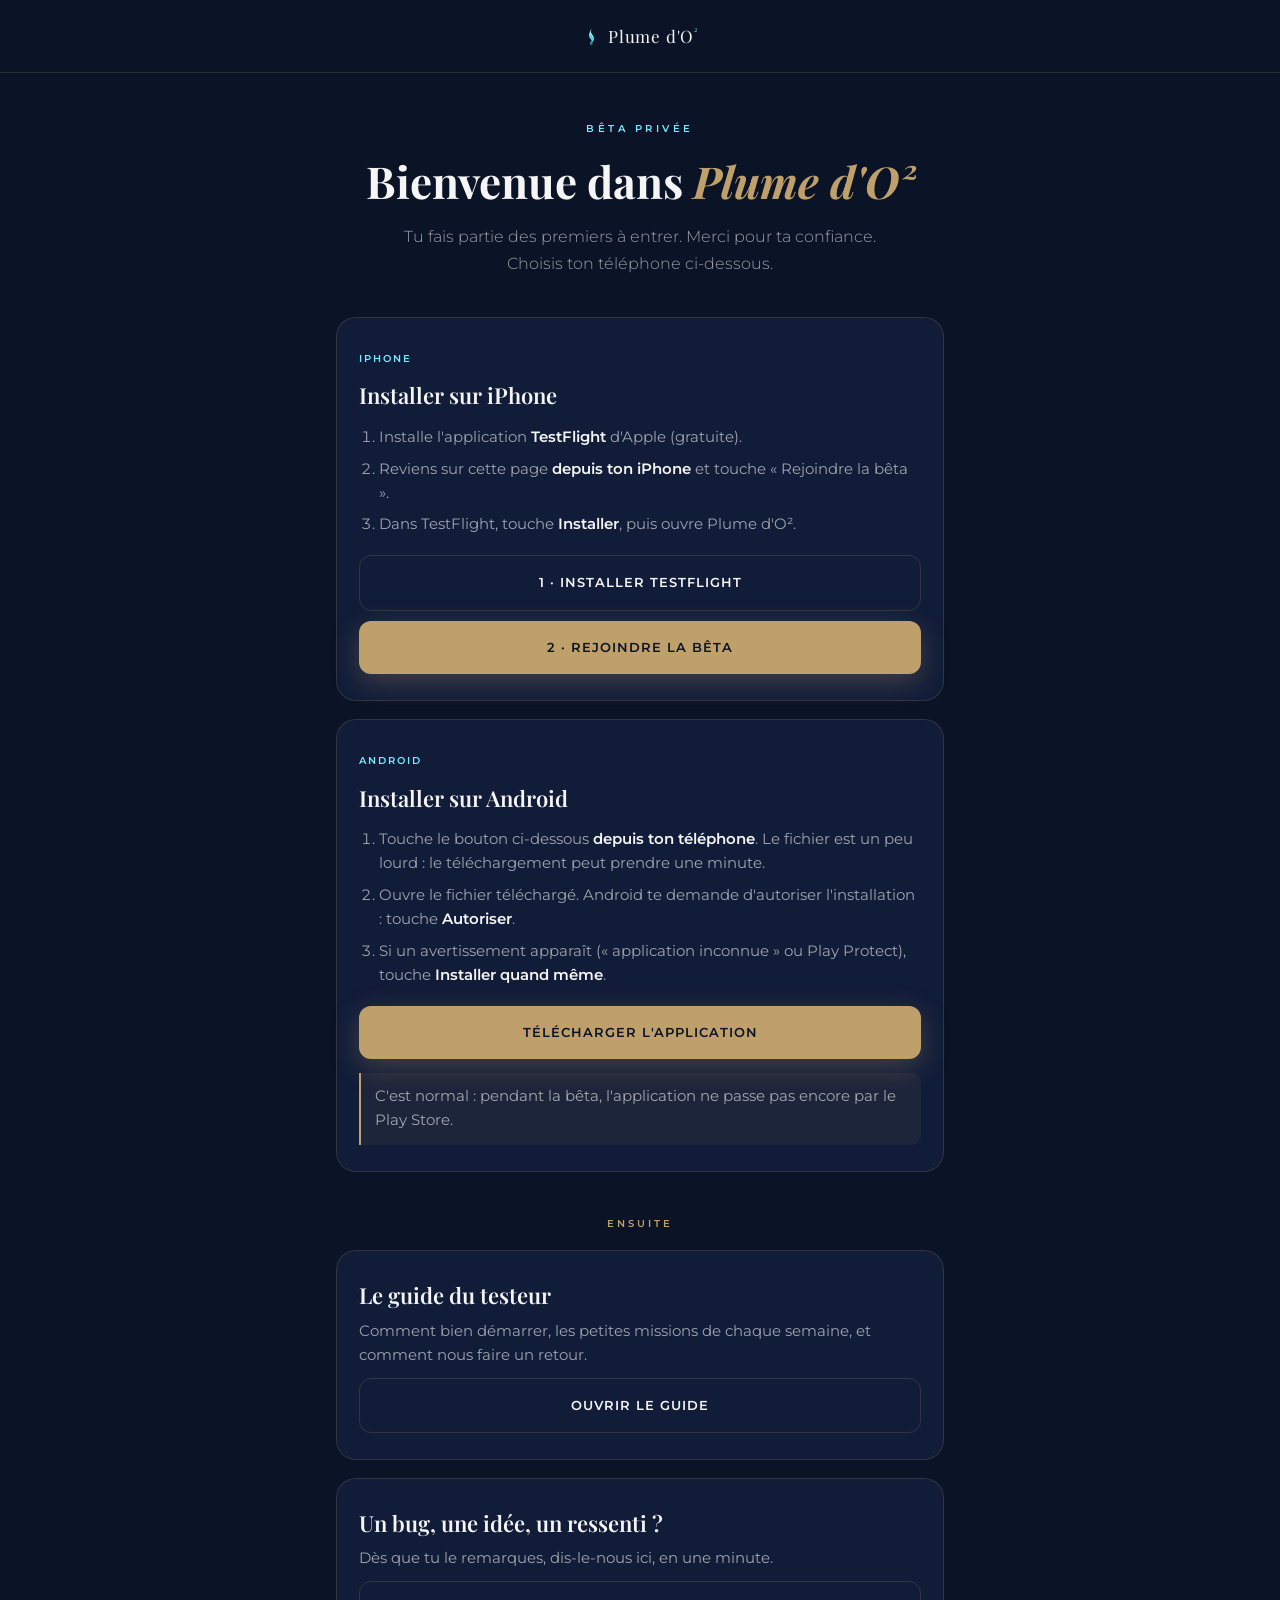
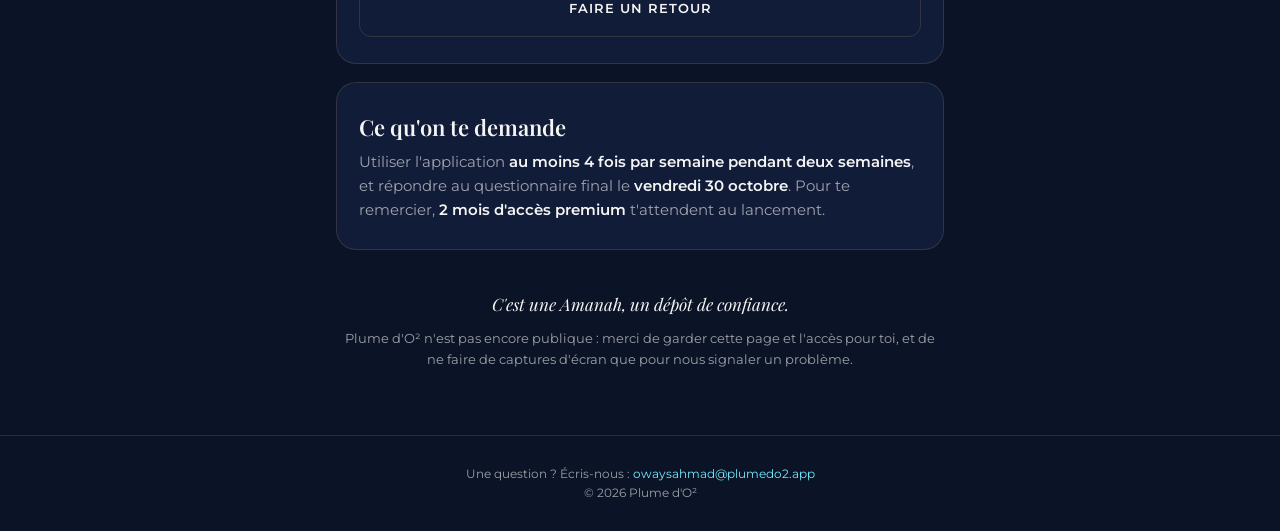
<file: beta/index.html>
<!DOCTYPE html>
<html lang="fr">
<head>
<meta charset="UTF-8">
<meta name="viewport" content="width=device-width, initial-scale=1.0">
<meta name="robots" content="noindex, nofollow">
<title>Plume d'O² · Bêta privée</title>
<link rel="preconnect" href="https://fonts.googleapis.com">
<link href="https://fonts.googleapis.com/css2?family=Playfair+Display:ital,wght@0,400;0,600;0,700;1,400&family=Montserrat:wght@300;400;500;600&display=swap" rel="stylesheet">
<style>
*,*::before,*::after{box-sizing:border-box;margin:0;padding:0}
:root{--navy:#0B1326;--navy-mid:#111c38;--gold:#BFA06A;--cyan:#74ECFF;--white:#F5F5F5;--muted:rgba(245,245,245,0.62);--border:rgba(191,160,106,0.18)}
body{background:var(--navy);color:var(--white);font-family:'Montserrat',sans-serif;line-height:1.65;overflow-x:hidden}
nav{display:flex;align-items:center;justify-content:center;padding:22px 16px;border-bottom:1px solid var(--border)}
.logo{display:flex;align-items:center;gap:8px;text-decoration:none}
.logo svg{width:18px;height:28px}
.logo-text{font-family:'Playfair Display',serif;font-size:17px;letter-spacing:.8px;color:var(--white)}
.logo-sup{font-size:10px;color:#75F3FF;vertical-align:super;line-height:0}
main{max-width:640px;margin:0 auto;padding:48px 16px 64px}
.eyebrow{font-size:10px;font-weight:600;letter-spacing:3.5px;text-transform:uppercase;color:var(--cyan);text-align:center;margin-bottom:18px}
h1{font-family:'Playfair Display',serif;font-size:clamp(30px,7vw,44px);font-weight:700;line-height:1.15;text-align:center;margin-bottom:18px}
h1 em{font-style:italic;color:var(--gold)}
.lead{color:var(--muted);text-align:center;font-weight:300;font-size:16px;margin-bottom:40px}
.card{background:var(--navy-mid);border:1px solid var(--border);border-radius:20px;padding:26px 22px;margin-bottom:18px}
.card.mine{border-color:rgba(116,236,255,.45)}
.card h2{font-family:'Playfair Display',serif;font-size:22px;font-weight:600;margin-bottom:6px}
.tag{display:inline-block;font-size:10px;font-weight:600;letter-spacing:2px;text-transform:uppercase;color:var(--cyan);margin-bottom:10px}
.card p,.card li{color:var(--muted);font-size:14.5px}
ol{padding-left:20px;margin:12px 0 18px}
li{margin-bottom:8px}
li strong,.card p strong{color:var(--white);font-weight:600}
.btn{display:block;text-align:center;font-size:13px;font-weight:600;letter-spacing:1px;text-transform:uppercase;color:var(--navy);background:var(--gold);padding:16px 20px;border-radius:12px;text-decoration:none;margin-top:10px;box-shadow:0 8px 28px rgba(191,160,106,.28)}
.btn.ghost{background:transparent;color:var(--white);border:1px solid var(--border);box-shadow:none}
.note{font-size:13px;margin-top:14px;padding:12px 14px;border-left:2px solid var(--gold);background:rgba(191,160,106,.07);border-radius:0 10px 10px 0}
.section-label{font-size:10px;font-weight:600;letter-spacing:3px;text-transform:uppercase;color:var(--gold);text-align:center;margin:44px 0 18px}
.amanah{text-align:center;font-family:'Playfair Display',serif;font-style:italic;font-size:17px;color:var(--white);margin-top:40px}
.amanah span{display:block;font-family:'Montserrat',sans-serif;font-style:normal;font-size:13px;color:var(--muted);margin-top:10px}
footer{text-align:center;font-size:12px;color:var(--muted);padding:28px 16px;border-top:1px solid var(--border)}
footer a{color:var(--cyan);text-decoration:none}
</style>
</head>
<body>
<nav><a href="/" class="logo">
    <svg viewBox="0 0 595.28 851.3" fill="none" xmlns="http://www.w3.org/2000/svg"><defs><linearGradient id="lpl" x1="0.4" y1="0" x2="0.6" y2="1"><stop offset="0%" stop-color="#E9FDFF"/><stop offset="20%" stop-color="#9EF5FF"/><stop offset="50%" stop-color="#74ECFF"/><stop offset="75%" stop-color="#58E7F7"/><stop offset="100%" stop-color="#1FBED7"/></linearGradient><linearGradient id="lo2" x1="0" y1="0" x2="0" y2="1"><stop offset="0%" stop-color="#A7FAFF"/><stop offset="40%" stop-color="#75F3FF"/><stop offset="70%" stop-color="#5DEEFF"/><stop offset="100%" stop-color="#48E6F6"/></linearGradient></defs><path d="M286.35,240.2l-1.15,3.27-1.11-2.61c-.23,1.61-1.01,2.88-2.1,4.26l-.47,1.94-2.19.89-.4,4.73-1.97,5.43c-.23.64-.42,2.76.05,3.18l2.16,1.94c-4.79,2.08-5.49,6.05-6.57,9.66l-3.06,10.25c-1.18,3.95-1.84,7.99-1.32,11.58.4-1.97,1-1.84,1.38-.71l-4.22,20.93-1.53-3.12c-.27-.54-1.63-.27-2.67-.18l2.16-12.91c-3.08,4.4-4.62,8.85-6.63,13.83l-3.07,7.6-8.65,26.42c-4.84,14.77-5.86,30.17-7.56,45.62l-.57,9.74c-.89,15.14,2.38,43.26,8.25,56.7l5.38,12.31c5.59,11.18,12.68,21.36,21.55,30.13l14.9,14.73,14.54,14.46c8.51,8.47,14.69,18.24,18.81,29.73,3.51,9.81,2.99,20.61-.54,30.41-2.88,8-6.66,15.07-12.62,21.18l-21.9,22.46-9.1,11.79c-3.2,4.14-5.29,9.54-6.78,14.67-3.28,11.26-2.8,23.7,1.39,34.38,2.37,6.04,4.9,11.43,8.62,16.42,11.22,15.04,31.78,22.03,47.43,11.47-15.43,4.71-28.98,2.99-39.14-9.83-10.89-13.74-11.56-38.05-.69-50.09l5.79-6.4c7.28-6.17,15.03-10.95,23.19-15.94,28.69-17.53,48.31-36.66,62.15-67.68l6.63-18.92,1,1.7-.59-3.89,4.32-21.21,1.36,3.14c1.81-12.45,1.58-24.24,1.03-36.51-.08-1.85-.39-3.63-.78-5.36.77-4.41-.12-8.4-1.98-12.63l-1.57-3.57c-1.08.19-1.38.35-1.55.09s-.13-1.45.17-1.41l1.73.22-1.53-8.64c-.42-2.37-1.2-4.48-2.02-6.75-.75-2.08-1.39-3.23-3.24-4.37l-1.87-1.16c-.38-.24,1.32-1.48,1.18-1.9l-1.26-3.9c-.99-3.07-2.62-5.73-3.09-9.21-.26-1.9-2.62-4.09-3.58-5.58l-2.93-4.56c-1.97-3.06-3.68-6.25-4.24-9.74l-2.59-2.25c-2.16-1.88-3.42-4.34-4.42-7.13l-2.78-3.08c-1.46-1.61-2.04-2.98-3.46-4.76l-5.74-7.21c.21-.6.6-1.61.28-1.74l-1.73-.68c-1.69-.66-2.23-1.89-3.12-3.59l-2.49-4.76c-.77.08-1.72.28-1.76-.14l-.17-2.06-6.85-5.89-.11-2.31c-.03-.55-2.16-1.04-2.44-1.58l-4.95-9.24-3.15-2.02c-.62-.4.13-1.94.33-2.53l-2.78-5.71-2.65-5.27c-.58-.29-1.96-.76-2-1.29-.04-.43.21-1.62-.04-1.98l-1.14-1.65c-.21-.31.82-1.15.79-1.25l-1.9-1.24c-.36-.24-.42-.98-.57-1.63l-1.21-5.32-3.36-4.75,1.2-2.69c.25-.56-1.5-1.54-1.98-1.84.5-2.24-.17-3.91-1.63-5.55.11-3.66-1.02-7.06-1.71-10.43l-1.57-7.66-1.11-8.97c-.07-.54,1.23-1.89.85-2.26l-1.7-1.63,1.27-2.95c-.52-.65-1.37-1.72-.99-2.15l1.42-1.6c-.7-1.91-.39-3.9.84-5.66l-1.66-1.77c1.18-2.98,1.35-6.35.46-9.64-.7-.46-1.9-1.03-1.7-1.53,1.36-3.34.02-2.94.4-7.39l.47-5.5c.03-.36.69-1.15,1.02-1.06l1.44.37c-1.76-2.37-1.96-5.34.11-7.68l-.65-5.65.81-5.05-2.2,2.67,1.54-10.48,3.39-16.95c2.41-12.05,4.49-23.88,6.31-36.14.66-4.48.76-8.8.27-12.97-1.76,11.42-3.14,22.18-6.45,32.94l-8.41,27.33-8.46,24.23-.43.24ZM285.67,239.17c.34-.83.32-.8.08-.19-1.19.34-1.29.35-1.19.33.06-.01.36.78.36.8,0,.02.57-.34.83-.5l-.08-.44ZM364.62,680.32l.92-7.23c-2.05,2.2-3.09,3.54-5.09,3.42l-7.08-.41c4.62-4.1,8.86-7.57,10.69-12.7,1.52-4.27-.86-8.51-4.91-9.61s-7.7-.6-11.67.93l.23,6.19c1.5-3.16,2.96-5.35,5.5-5.46,3.09-.14,5.28,1.54,5.56,4.97.27,3.21-1.3,7.35-3.72,9.8l-9.68,9.81,19.25.28ZM328.99,702.36c11.88-5.03,15.84-19.31,9.65-30.47-6.67-12-30.87-13.13-39.2.11-5.08,8.07-4.22,19.77,2.85,26.41,7.08,6.64,17.46,7.86,26.7,3.95Z" fill="#1FBED7" opacity="0.7"/><path fill="url(#lpl)" d="M286.78,239.96l8.46-24.23,8.41-27.33c3.31-10.76,4.69-21.52,6.45-32.94.49,4.17.39,8.49-.27,12.97-1.82,12.26-3.9,24.09-6.31,36.14l-3.39,16.95-1.54,10.48,2.2-2.67-.81,5.05.65,5.65c-2.08,2.35-1.87,5.31-.11,7.68l-1.44-.37c-.33-.09-.99.7-1.02,1.06l-.47,5.5c-.38,4.45.96,4.05-.4,7.39-.2.51,1,1.07,1.7,1.53.89,3.29.72,6.65-.46,9.64l1.66,1.77c-1.24,1.76-1.55,3.75-.84,5.66l-1.42,1.6c-.38.43.47,1.5.99,2.15l-1.27,2.95,1.7,1.63c.38.37-.92,1.73-.85,2.26l1.11,8.97,1.57,7.66c.69,3.37,1.82,6.77,1.71,10.43,1.46,1.64,2.13,3.3,1.63,5.55.48.3,2.23,1.28,1.98,1.84l-1.2,2.69,3.36,4.75,1.21,5.32c.15.65.21,1.39.57,1.63l1.9,1.24c.03.1-1,.95-.79,1.25l1.14,1.65c.24.35,0,1.55.04,1.98.05.54,1.42,1.01,2,1.29l2.65,5.27,2.78,5.71c-.2.6-.96,2.13-.33,2.53l3.15,2.02,4.95,9.24c.29.54,2.42,1.03,2.44,1.58l.11,2.31,6.85,5.89.17,2.06c.03.42.99.22,1.76.14l2.49,4.76c.89,1.7,1.43,2.93,3.12,3.59l1.73.68c.32.13-.07,1.13-.28,1.74l5.74,7.21c1.42,1.78,2.01,3.15,3.46,4.76l2.78,3.08c1,2.79,2.26,5.26,4.42,7.13l2.59,2.25c.56,3.49,2.27,6.68,4.24,9.74l2.93,4.56c.96,1.49,3.32,3.68,3.58,5.58.47,3.48,2.1,6.15,3.09,9.21l1.26,3.9c.14.43-1.56,1.67-1.18,1.9l1.87,1.16c1.85,1.15,2.49,2.29,3.24,4.37.82,2.26,1.6,4.37,2.02,6.75l1.53,8.64-1.73-.22c-.3-.04-.34,1.16-.17,1.41s.48.1,1.55-.09l1.57,3.57c1.86,4.23,2.75,8.22,1.98,12.63.39,1.72.7,3.51.78,5.36.55,12.26.78,24.06-1.03,36.51l-1.36-3.14-4.32,21.21.59,3.89-1-1.7-6.63,18.92c-13.84,31.02-33.46,50.14-62.15,67.68-8.16,4.98-15.91,9.76-23.19,15.94l-5.79,6.4c-10.88,12.04-10.2,36.35.69,50.09,10.16,12.81,23.71,14.54,39.14,9.83-15.65,10.57-36.21,3.57-47.43-11.47-3.72-4.99-6.25-10.37-8.62-16.42-4.19-10.68-4.67-23.12-1.39-34.38,1.5-5.13,3.59-10.53,6.78-14.67l9.1-11.79,21.9-22.46c5.96-6.11,9.74-13.18,12.62-21.18,3.53-9.8,4.05-20.6.54-30.41-4.12-11.49-10.3-21.26-18.81-29.73l-14.54-14.46-14.9-14.73c-8.87-8.77-15.95-18.96-21.55-30.13l-5.38-12.31c-5.88-13.44-9.14-41.56-8.25-56.7l.57-9.74c1.71-15.46,2.73-30.85,7.56-45.62l8.65-26.42,3.07-7.6c2.01-4.98,3.55-9.43,6.63-13.83l-2.16,12.91c1.04-.08,2.4-.36,2.67.18l1.53,3.12,4.22-20.93c-.38-1.12-.98-1.25-1.38.71-.52-3.59.14-7.63,1.32-11.58l3.06-10.25c1.08-3.61,1.78-7.57,6.57-9.66l-2.16-1.94c-.47-.42-.28-2.54-.05-3.18l1.97-5.43.4-4.73,2.19-.89.47-1.94c1.09-1.38,1.87-2.66,2.1-4.26l1.11,2.61,1.15-3.27-.6-.58c-.26.16-.84.52-.83.5,0-.02-.3-.81-.36-.8-.1.02,0,0,1.19-.33.25-.61.26-.64-.08.19l1.11.79ZM261.4,350.93l.59-.37-.17-4.42-.59.37.17,4.42ZM345.27,567.31l3.76-4.75.75,5.48c1.91-5.66,1.53-10.97.31-16.08.66-.23,1.83-1.9,1.8-2.95l-.29-9.88-.58-.73-.57,6.53c-.73-7.13,1.66-12.72-.21-22.14l-3.57-17.93-1.27,4.17-1.38-5.17,1.62-2.51c.36-.56-.84-2.02-1.08-2.71-2.31-6.77-4.62-13.88-8.12-20.11-4-7.11-7.97-13.66-13.75-19.38l-18.95-18.77c-14.84-14.71-24.99-25-33.47-45.32-2.98-7.16-4.69-14.85-6.34-22.05l-3.05,2.74c-2.75,2.47.87,7.97-2.6,10.06l1.78,9.29c1.16-.03,2.12.13,1.83.43l-1.52,1.61c2.21,9.05,4.99,18.25,9.45,26.57,2.95,5.52,5.47,10.84,9.41,15.56l12.24,14.68,10.57,11.1,9,9.8,7.42,8.83c9.24,10.99,16.3,23.89,20.55,37.71,2.49,8.08,3.75,16,4.79,24.3,1.72,13.73-1.94,31.96-6.59,45.41,2.3-.14,4.07-.22,6.03.59,2.68-4.87,4.5-10.94,5.77-17.39-.27-1.29-.71-1.4-1.07-.04l-2.71-6.97ZM319.29,616.6l-9.76,8.94c-.61.55-2.02,2.07-1.58,2.68.38.52,1.46,1.53,1.96,1.83,10.71-6.97,19.57-16.09,26.96-26.31.32-.45,1.43-1.45,1.18-1.84l-1.04-1.67,2.29-5.04c.26-.58.7-1.52.31-1.74l-1.59-.92c-.38-.22-1.94-.31-1.82.1l.64,2.1-2,1.19-8.45,12.95c-.3.46-.23,2.22.22,2.24l2.48.1-4.82,5.89c-1.11-1.17-1.88-2.14-2.55-1.98-.56.13-1.89,1.01-2.43,1.5ZM286.94,649.03c4.1-4.35,7.69-7.57,12.5-11.19-.35-.58-1.53-1.92-2.26-2.57-6.08,4.78-11.28,9.85-15.53,16.61,2.52.72,3.81-1.29,5.28-2.86ZM282.14,654.85c.22-.37.7-1.61.38-1.68l-1.39-.32c-.37-.08-6.01,8.23-6.37,14.59l7.38-12.59Z"/><path fill="url(#lo2)" d="M328.99,702.36c-9.24,3.91-19.63,2.69-26.7-3.95-7.07-6.64-7.94-18.34-2.85-26.41,8.33-13.23,32.54-12.11,39.2-.11,6.2,11.15,2.23,25.44-9.65,30.47ZM327.49,699.02c6.62-4.72,6.81-19.14,2.29-26.86-4.06-6.91-15.21-9.41-20.95-2.97s-5.28,16.86-1.52,24.15c3.8,7.35,13.31,10.57,20.19,5.67Z"/><path fill="url(#lo2)" d="M364.62,680.32l-19.25-.28,9.68-9.81c2.41-2.45,3.98-6.59,3.72-9.8-.29-3.44-2.47-5.11-5.56-4.97-2.53.12-4,2.3-5.5,5.46l-.23-6.19c3.97-1.53,7.72-2.01,11.67-.93s6.43,5.34,4.91,9.61c-1.83,5.14-6.07,8.6-10.69,12.7l7.08.41c2,.11,3.04-1.22,5.09-3.42l-.92,7.23Z"/><path fill="url(#lo2)" d="M346.6,549.6c-.09,2.85,1.4,5.91-1.81,7.67l.04-11.01c1.03.48,1.85.72,1.84,1.11l-.07,2.23Z"/></svg>
    <span class="logo-text">Plume d'O<span class="logo-sup">²</span></span>
  </a></nav>
<main>
  <p class="eyebrow">Bêta privée</p>
  <h1>Bienvenue dans <em>Plume d'O²</em></h1>
  <p class="lead">Tu fais partie des premiers à entrer. Merci pour ta confiance.<br>Choisis ton téléphone ci-dessous.</p>

  <section class="card" id="ios">
    <span class="tag">iPhone</span>
    <h2>Installer sur iPhone</h2>
    <ol>
      <li>Installe l'application <strong>TestFlight</strong> d'Apple (gratuite).</li>
      <li>Reviens sur cette page <strong>depuis ton iPhone</strong> et touche « Rejoindre la bêta ».</li>
      <li>Dans TestFlight, touche <strong>Installer</strong>, puis ouvre Plume d'O².</li>
    </ol>
    <a class="btn ghost" href="https://apps.apple.com/app/testflight/id899247664">1 · Installer TestFlight</a>
    <a class="btn" href="https://testflight.apple.com/join/GgYWhpwX">2 · Rejoindre la bêta</a>
  </section>

  <section class="card" id="android">
    <span class="tag">Android</span>
    <h2>Installer sur Android</h2>
    <ol>
      <li>Touche le bouton ci-dessous <strong>depuis ton téléphone</strong>. Le fichier est un peu lourd : le téléchargement peut prendre une minute.</li>
      <li>Ouvre le fichier téléchargé. Android te demande d'autoriser l'installation : touche <strong>Autoriser</strong>.</li>
      <li>Si un avertissement apparaît (« application inconnue » ou Play Protect), touche <strong>Installer quand même</strong>.</li>
    </ol>
    <a class="btn" href="https://expo.dev/artifacts/eas/mEMiTmUf7yoZdCXsGGzoApMxHLY3gkSDK8T62ZlYsZ4.apk">Télécharger l'application</a>
    <p class="note">C'est normal : pendant la bêta, l'application ne passe pas encore par le Play Store.</p>
  </section>

  <p class="section-label">Ensuite</p>

  <section class="card">
    <h2>Le guide du testeur</h2>
    <p>Comment bien démarrer, les petites missions de chaque semaine, et comment nous faire un retour.</p>
    <a class="btn ghost" href="/beta/guide-testeur-plume-do2.pdf">Ouvrir le guide</a>
  </section>

  <section class="card">
    <h2>Un bug, une idée, un ressenti ?</h2>
    <p>Dès que tu le remarques, dis-le-nous ici, en une minute.</p>
    <a class="btn ghost" href="https://tally.so/r/0VrrO9">Faire un retour</a>
  </section>

  <section class="card">
    <h2>Ce qu'on te demande</h2>
    <p>Utiliser l'application <strong>au moins 4 fois par semaine pendant deux semaines</strong>, et répondre au questionnaire final le <strong>vendredi 30 octobre</strong>. Pour te remercier, <strong>2 mois d'accès premium</strong> t'attendent au lancement.</p>
  </section>

  <p class="amanah">C'est une Amanah, un dépôt de confiance.
    <span>Plume d'O² n'est pas encore publique : merci de garder cette page et l'accès pour toi, et de ne faire de captures d'écran que pour nous signaler un problème.</span></p>
</main>
<footer>Une question ? Écris-nous : <a href="mailto:owaysahmad@plumedo2.app">owaysahmad@plumedo2.app</a><br>© 2026 Plume d'O²</footer>
<script>
(function(){
  var ua=navigator.userAgent||'';
  var ios=/iPhone|iPad|iPod/.test(ua), android=/Android/.test(ua);
  var a=document.getElementById('ios'), b=document.getElementById('android');
  if(android){ b.classList.add('mine'); a.parentNode.insertBefore(b,a); }
  else if(ios){ a.classList.add('mine'); }
})();
</script>
</body>
</html>
</file>
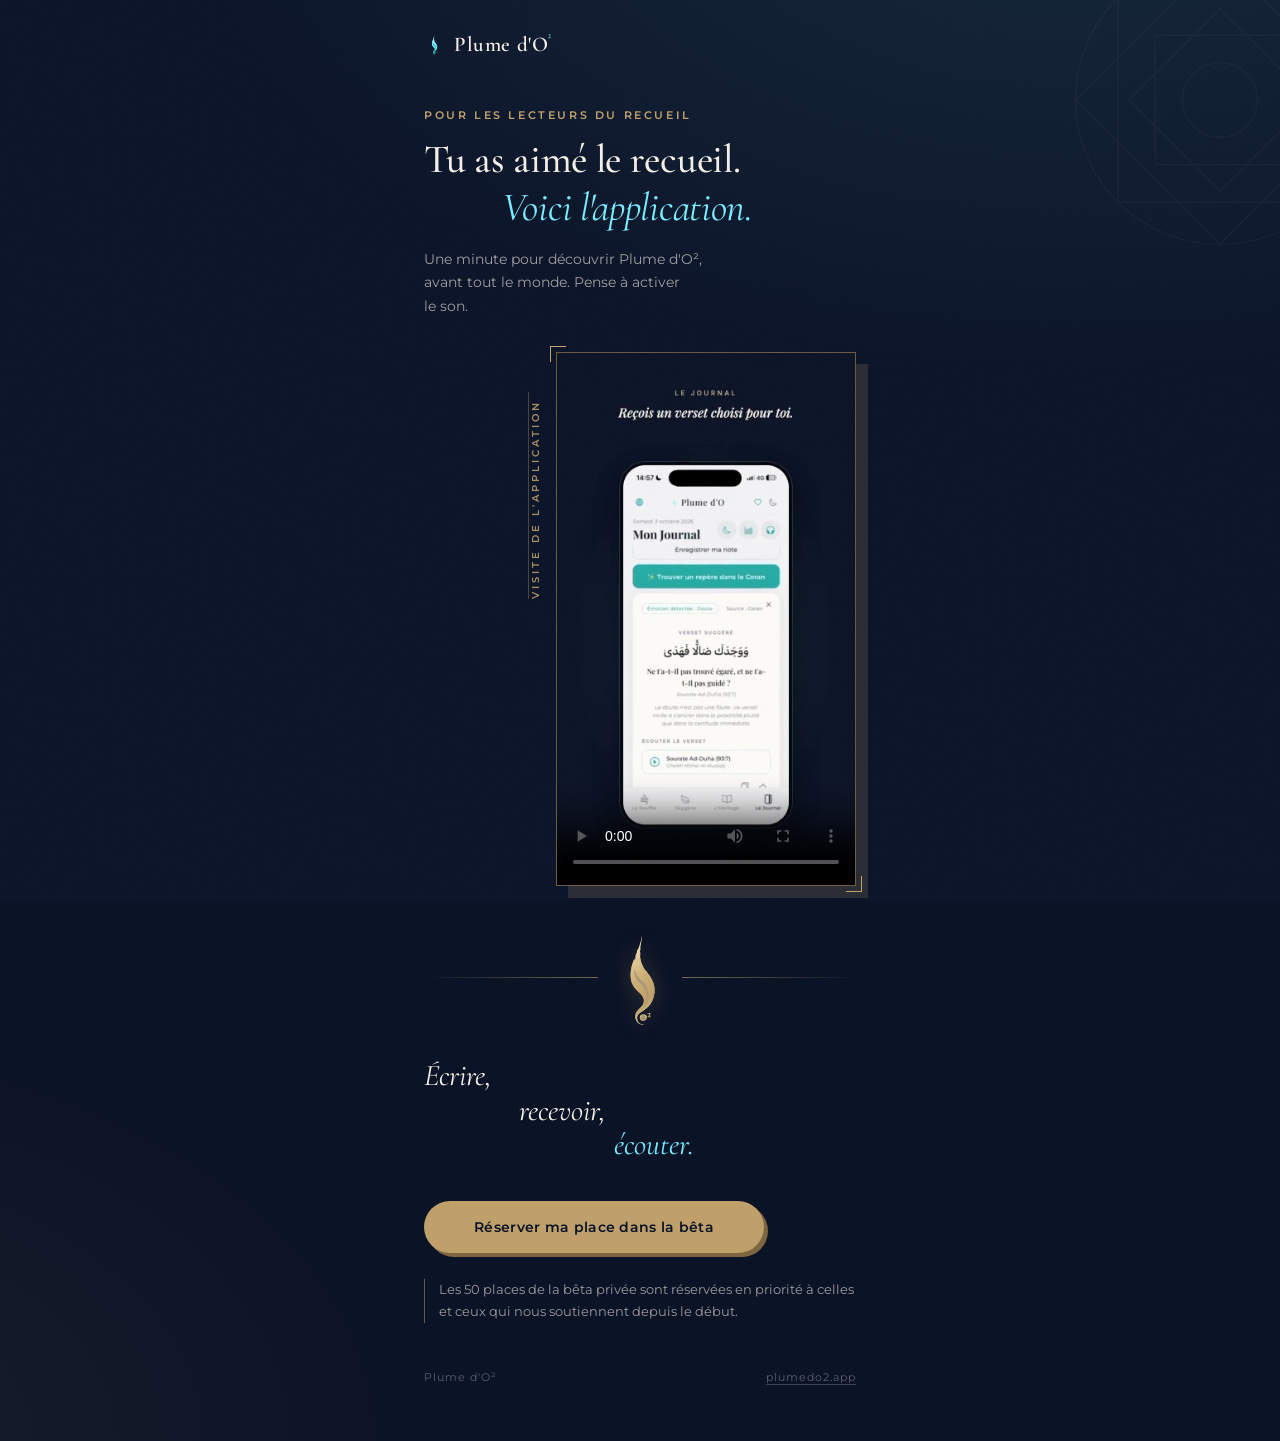
<file: recueil/index.html>
<!DOCTYPE html>
<html lang="fr">
<head>
<meta charset="UTF-8">
<meta name="viewport" content="width=device-width, initial-scale=1">
<meta name="robots" content="noindex, nofollow">
<title>Plume d'O² · Une visite rien que pour toi</title>
<meta property="og:title" content="Plume d'O² · Une visite rien que pour toi">
<meta property="og:description" content="Une minute pour découvrir l'application, avant tout le monde.">
<meta property="og:image" content="https://plumedo2.app/recueil/poster.jpg">
<link rel="preconnect" href="https://fonts.googleapis.com">
<link href="https://fonts.googleapis.com/css2?family=Cormorant+Garamond:ital,wght@0,500;0,600;1,400;1,500&family=Montserrat:wght@400;500;600&display=swap" rel="stylesheet">
<!--FONTS_PREVIEW-->
<style>
:root{--navy:#0B1326;--navy-2:#0f1a33;--gold:#BFA06A;--gold-deep:#7d6640;--cyan:#74ECFF;--white:#F3EFE7;--muted:rgba(243,239,231,.62)}
*{box-sizing:border-box;margin:0;padding:0}
html{background:var(--navy);overflow-x:hidden}
body{position:relative;min-height:100vh;overflow-x:hidden;color:var(--white);font-family:'Montserrat',sans-serif;
  background:radial-gradient(120% 60% at 85% -10%,rgba(116,236,255,.09),transparent 60%),
             radial-gradient(90% 50% at -20% 100%,rgba(191,160,106,.08),transparent 60%),var(--navy)}
/* grain photographique */
body::before{content:"";position:fixed;inset:0;pointer-events:none;z-index:50;opacity:.13;mix-blend-mode:soft-light;
  background-image:url("data:image/svg+xml,%3Csvg xmlns='http://www.w3.org/2000/svg' width='220' height='220'%3E%3Cfilter id='n'%3E%3CfeTurbulence type='fractalNoise' baseFrequency='.9' numOctaves='3' stitchTiles='stitch'/%3E%3CfeColorMatrix values='0 0 0 0 1  0 0 0 0 1  0 0 0 0 1  0 0 0 .9 0'/%3E%3C/filter%3E%3Crect width='100%25' height='100%25' filter='url(%23n)'/%3E%3C/svg%3E")}
/* filigrane géométrique */
.wm-wrap{position:absolute;inset:0;overflow:hidden;pointer-events:none}
.watermark{position:absolute;top:-70px;right:-110px;width:340px;opacity:.05;pointer-events:none}
main{position:relative;max-width:480px;margin:0 auto;padding:30px 24px 56px}
.logo{display:inline-flex;align-items:center;gap:10px;text-decoration:none}
.logo svg{width:20px;height:auto}
.logo-text{font-family:'Cormorant Garamond',serif;font-weight:600;font-size:21px;letter-spacing:.6px;color:var(--white)}
.logo-sup{font-size:12px;color:#75F3FF;vertical-align:super;line-height:0}
.eyebrow{display:flex;align-items:center;gap:10px;margin:46px 0 16px;font-size:10.5px;font-weight:600;letter-spacing:2.6px;text-transform:uppercase;color:var(--gold)}
h1{font-family:'Cormorant Garamond',serif;font-weight:500;font-size:40px;line-height:1.05;letter-spacing:-.3px}
h1 em{display:block;margin:6px 0 0 18%;font-style:italic;font-weight:400;color:var(--cyan)}
.intro{max-width:300px;margin:20px 0 34px;font-size:13.5px;line-height:1.75;color:var(--muted)}
/* vidéo : angles nets, ombre portée nette, décalée à droite */
.stage{position:relative;display:flex;justify-content:flex-end;align-items:flex-start;gap:14px;margin-bottom:40px}
.side{writing-mode:vertical-rl;transform:rotate(180deg);font-size:10px;font-weight:600;letter-spacing:3px;text-transform:uppercase;color:var(--gold);opacity:.85;padding-bottom:8px;border-right:1px solid rgba(191,160,106,.4);padding-right:0;margin-top:40px}
.video{position:relative;width:74%;max-width:300px;aspect-ratio:9/16;background:#000;border:1px solid rgba(191,160,106,.55);box-shadow:12px 12px 0 rgba(191,160,106,.16)}
.video video{display:block;width:100%;height:100%;object-fit:cover}
.corner{position:absolute;width:16px;height:16px;border-color:var(--gold);border-style:solid;pointer-events:none}
.c1{top:-7px;left:-7px;border-width:1px 0 0 1px}.c2{bottom:-7px;right:-7px;border-width:0 1px 1px 0}
/* ornement */
.orn{display:flex;align-items:center;gap:14px;margin:0 0 26px}
.orn span{height:1px;flex:1;background:linear-gradient(90deg,transparent,rgba(191,160,106,.55))}
.orn span:last-child{background:linear-gradient(90deg,rgba(191,160,106,.55),transparent)}
.orn svg{width:26px;height:26px}
/* trio décalé */
.trio{font-family:'Cormorant Garamond',serif;font-style:italic;font-size:30px;line-height:1.15;margin-bottom:38px}
.trio div:nth-child(2){padding-left:22%}
.trio div:nth-child(3){padding-left:44%;color:var(--cyan)}
.cta{display:block;width:100%;max-width:340px;text-align:center;font-size:14px;font-weight:600;letter-spacing:.3px;color:var(--navy);background:var(--gold);
  padding:17px 24px;border-radius:999px;text-decoration:none;box-shadow:4px 4px 0 var(--gold-deep);transition:transform .15s,box-shadow .15s}
.cta:active,.cta:hover{transform:translate(2px,2px);box-shadow:2px 2px 0 var(--gold-deep)}
.mark{display:flex;align-items:center;gap:18px;margin:0 0 30px}
.mark span{height:1px;flex:1;background:linear-gradient(90deg,transparent,rgba(191,160,106,.6))}
.mark span:last-child{background:linear-gradient(90deg,rgba(191,160,106,.6),transparent)}
.mark svg{width:92px;margin:-14px -22px;height:auto;display:block;flex:none;filter:drop-shadow(0 0 10px rgba(191,160,106,.25))}
.note{margin-top:26px;padding-left:14px;border-left:1px solid rgba(191,160,106,.5);font-size:12.5px;line-height:1.75;color:var(--muted)}
footer{margin-top:48px;display:flex;justify-content:space-between;align-items:center;font-size:10.5px;letter-spacing:1px;color:rgba(243,239,231,.35)}
footer a{color:inherit;text-decoration:none;border-bottom:1px solid rgba(243,239,231,.2)}
</style>
</head>
<body>
<div class="wm-wrap"><svg class="watermark" viewBox="0 0 200 200" aria-hidden="true" fill="none" stroke="#BFA06A" stroke-width=".8">
  <g transform="translate(100 100)">
    <rect x="-60" y="-60" width="120" height="120"/><rect x="-60" y="-60" width="120" height="120" transform="rotate(45)"/>
    <rect x="-38" y="-38" width="76" height="76"/><rect x="-38" y="-38" width="76" height="76" transform="rotate(45)"/>
    <circle r="85"/><circle r="22"/>
  </g>
</svg></div>
<main>
  <a class="logo" href="/"><svg viewBox="0 0 595.28 851.3" fill="none" xmlns="http://www.w3.org/2000/svg"><defs><linearGradient id="lpl" x1="0.4" y1="0" x2="0.6" y2="1"><stop offset="0%" stop-color="#E9FDFF"/><stop offset="20%" stop-color="#9EF5FF"/><stop offset="50%" stop-color="#74ECFF"/><stop offset="75%" stop-color="#58E7F7"/><stop offset="100%" stop-color="#1FBED7"/></linearGradient><linearGradient id="lo2" x1="0" y1="0" x2="0" y2="1"><stop offset="0%" stop-color="#A7FAFF"/><stop offset="40%" stop-color="#75F3FF"/><stop offset="70%" stop-color="#5DEEFF"/><stop offset="100%" stop-color="#48E6F6"/></linearGradient></defs><path d="M286.35,240.2l-1.15,3.27-1.11-2.61c-.23,1.61-1.01,2.88-2.1,4.26l-.47,1.94-2.19.89-.4,4.73-1.97,5.43c-.23.64-.42,2.76.05,3.18l2.16,1.94c-4.79,2.08-5.49,6.05-6.57,9.66l-3.06,10.25c-1.18,3.95-1.84,7.99-1.32,11.58.4-1.97,1-1.84,1.38-.71l-4.22,20.93-1.53-3.12c-.27-.54-1.63-.27-2.67-.18l2.16-12.91c-3.08,4.4-4.62,8.85-6.63,13.83l-3.07,7.6-8.65,26.42c-4.84,14.77-5.86,30.17-7.56,45.62l-.57,9.74c-.89,15.14,2.38,43.26,8.25,56.7l5.38,12.31c5.59,11.18,12.68,21.36,21.55,30.13l14.9,14.73,14.54,14.46c8.51,8.47,14.69,18.24,18.81,29.73,3.51,9.81,2.99,20.61-.54,30.41-2.88,8-6.66,15.07-12.62,21.18l-21.9,22.46-9.1,11.79c-3.2,4.14-5.29,9.54-6.78,14.67-3.28,11.26-2.8,23.7,1.39,34.38,2.37,6.04,4.9,11.43,8.62,16.42,11.22,15.04,31.78,22.03,47.43,11.47-15.43,4.71-28.98,2.99-39.14-9.83-10.89-13.74-11.56-38.05-.69-50.09l5.79-6.4c7.28-6.17,15.03-10.95,23.19-15.94,28.69-17.53,48.31-36.66,62.15-67.68l6.63-18.92,1,1.7-.59-3.89,4.32-21.21,1.36,3.14c1.81-12.45,1.58-24.24,1.03-36.51-.08-1.85-.39-3.63-.78-5.36.77-4.41-.12-8.4-1.98-12.63l-1.57-3.57c-1.08.19-1.38.35-1.55.09s-.13-1.45.17-1.41l1.73.22-1.53-8.64c-.42-2.37-1.2-4.48-2.02-6.75-.75-2.08-1.39-3.23-3.24-4.37l-1.87-1.16c-.38-.24,1.32-1.48,1.18-1.9l-1.26-3.9c-.99-3.07-2.62-5.73-3.09-9.21-.26-1.9-2.62-4.09-3.58-5.58l-2.93-4.56c-1.97-3.06-3.68-6.25-4.24-9.74l-2.59-2.25c-2.16-1.88-3.42-4.34-4.42-7.13l-2.78-3.08c-1.46-1.61-2.04-2.98-3.46-4.76l-5.74-7.21c.21-.6.6-1.61.28-1.74l-1.73-.68c-1.69-.66-2.23-1.89-3.12-3.59l-2.49-4.76c-.77.08-1.72.28-1.76-.14l-.17-2.06-6.85-5.89-.11-2.31c-.03-.55-2.16-1.04-2.44-1.58l-4.95-9.24-3.15-2.02c-.62-.4.13-1.94.33-2.53l-2.78-5.71-2.65-5.27c-.58-.29-1.96-.76-2-1.29-.04-.43.21-1.62-.04-1.98l-1.14-1.65c-.21-.31.82-1.15.79-1.25l-1.9-1.24c-.36-.24-.42-.98-.57-1.63l-1.21-5.32-3.36-4.75,1.2-2.69c.25-.56-1.5-1.54-1.98-1.84.5-2.24-.17-3.91-1.63-5.55.11-3.66-1.02-7.06-1.71-10.43l-1.57-7.66-1.11-8.97c-.07-.54,1.23-1.89.85-2.26l-1.7-1.63,1.27-2.95c-.52-.65-1.37-1.72-.99-2.15l1.42-1.6c-.7-1.91-.39-3.9.84-5.66l-1.66-1.77c1.18-2.98,1.35-6.35.46-9.64-.7-.46-1.9-1.03-1.7-1.53,1.36-3.34.02-2.94.4-7.39l.47-5.5c.03-.36.69-1.15,1.02-1.06l1.44.37c-1.76-2.37-1.96-5.34.11-7.68l-.65-5.65.81-5.05-2.2,2.67,1.54-10.48,3.39-16.95c2.41-12.05,4.49-23.88,6.31-36.14.66-4.48.76-8.8.27-12.97-1.76,11.42-3.14,22.18-6.45,32.94l-8.41,27.33-8.46,24.23-.43.24ZM285.67,239.17c.34-.83.32-.8.08-.19-1.19.34-1.29.35-1.19.33.06-.01.36.78.36.8,0,.02.57-.34.83-.5l-.08-.44ZM364.62,680.32l.92-7.23c-2.05,2.2-3.09,3.54-5.09,3.42l-7.08-.41c4.62-4.1,8.86-7.57,10.69-12.7,1.52-4.27-.86-8.51-4.91-9.61s-7.7-.6-11.67.93l.23,6.19c1.5-3.16,2.96-5.35,5.5-5.46,3.09-.14,5.28,1.54,5.56,4.97.27,3.21-1.3,7.35-3.72,9.8l-9.68,9.81,19.25.28ZM328.99,702.36c11.88-5.03,15.84-19.31,9.65-30.47-6.67-12-30.87-13.13-39.2.11-5.08,8.07-4.22,19.77,2.85,26.41,7.08,6.64,17.46,7.86,26.7,3.95Z" fill="#1FBED7" opacity="0.7"/><path fill="url(#lpl)" d="M286.78,239.96l8.46-24.23,8.41-27.33c3.31-10.76,4.69-21.52,6.45-32.94.49,4.17.39,8.49-.27,12.97-1.82,12.26-3.9,24.09-6.31,36.14l-3.39,16.95-1.54,10.48,2.2-2.67-.81,5.05.65,5.65c-2.08,2.35-1.87,5.31-.11,7.68l-1.44-.37c-.33-.09-.99.7-1.02,1.06l-.47,5.5c-.38,4.45.96,4.05-.4,7.39-.2.51,1,1.07,1.7,1.53.89,3.29.72,6.65-.46,9.64l1.66,1.77c-1.24,1.76-1.55,3.75-.84,5.66l-1.42,1.6c-.38.43.47,1.5.99,2.15l-1.27,2.95,1.7,1.63c.38.37-.92,1.73-.85,2.26l1.11,8.97,1.57,7.66c.69,3.37,1.82,6.77,1.71,10.43,1.46,1.64,2.13,3.3,1.63,5.55.48.3,2.23,1.28,1.98,1.84l-1.2,2.69,3.36,4.75,1.21,5.32c.15.65.21,1.39.57,1.63l1.9,1.24c.03.1-1,.95-.79,1.25l1.14,1.65c.24.35,0,1.55.04,1.98.05.54,1.42,1.01,2,1.29l2.65,5.27,2.78,5.71c-.2.6-.96,2.13-.33,2.53l3.15,2.02,4.95,9.24c.29.54,2.42,1.03,2.44,1.58l.11,2.31,6.85,5.89.17,2.06c.03.42.99.22,1.76.14l2.49,4.76c.89,1.7,1.43,2.93,3.12,3.59l1.73.68c.32.13-.07,1.13-.28,1.74l5.74,7.21c1.42,1.78,2.01,3.15,3.46,4.76l2.78,3.08c1,2.79,2.26,5.26,4.42,7.13l2.59,2.25c.56,3.49,2.27,6.68,4.24,9.74l2.93,4.56c.96,1.49,3.32,3.68,3.58,5.58.47,3.48,2.1,6.15,3.09,9.21l1.26,3.9c.14.43-1.56,1.67-1.18,1.9l1.87,1.16c1.85,1.15,2.49,2.29,3.24,4.37.82,2.26,1.6,4.37,2.02,6.75l1.53,8.64-1.73-.22c-.3-.04-.34,1.16-.17,1.41s.48.1,1.55-.09l1.57,3.57c1.86,4.23,2.75,8.22,1.98,12.63.39,1.72.7,3.51.78,5.36.55,12.26.78,24.06-1.03,36.51l-1.36-3.14-4.32,21.21.59,3.89-1-1.7-6.63,18.92c-13.84,31.02-33.46,50.14-62.15,67.68-8.16,4.98-15.91,9.76-23.19,15.94l-5.79,6.4c-10.88,12.04-10.2,36.35.69,50.09,10.16,12.81,23.71,14.54,39.14,9.83-15.65,10.57-36.21,3.57-47.43-11.47-3.72-4.99-6.25-10.37-8.62-16.42-4.19-10.68-4.67-23.12-1.39-34.38,1.5-5.13,3.59-10.53,6.78-14.67l9.1-11.79,21.9-22.46c5.96-6.11,9.74-13.18,12.62-21.18,3.53-9.8,4.05-20.6.54-30.41-4.12-11.49-10.3-21.26-18.81-29.73l-14.54-14.46-14.9-14.73c-8.87-8.77-15.95-18.96-21.55-30.13l-5.38-12.31c-5.88-13.44-9.14-41.56-8.25-56.7l.57-9.74c1.71-15.46,2.73-30.85,7.56-45.62l8.65-26.42,3.07-7.6c2.01-4.98,3.55-9.43,6.63-13.83l-2.16,12.91c1.04-.08,2.4-.36,2.67.18l1.53,3.12,4.22-20.93c-.38-1.12-.98-1.25-1.38.71-.52-3.59.14-7.63,1.32-11.58l3.06-10.25c1.08-3.61,1.78-7.57,6.57-9.66l-2.16-1.94c-.47-.42-.28-2.54-.05-3.18l1.97-5.43.4-4.73,2.19-.89.47-1.94c1.09-1.38,1.87-2.66,2.1-4.26l1.11,2.61,1.15-3.27-.6-.58c-.26.16-.84.52-.83.5,0-.02-.3-.81-.36-.8-.1.02,0,0,1.19-.33.25-.61.26-.64-.08.19l1.11.79ZM261.4,350.93l.59-.37-.17-4.42-.59.37.17,4.42ZM345.27,567.31l3.76-4.75.75,5.48c1.91-5.66,1.53-10.97.31-16.08.66-.23,1.83-1.9,1.8-2.95l-.29-9.88-.58-.73-.57,6.53c-.73-7.13,1.66-12.72-.21-22.14l-3.57-17.93-1.27,4.17-1.38-5.17,1.62-2.51c.36-.56-.84-2.02-1.08-2.71-2.31-6.77-4.62-13.88-8.12-20.11-4-7.11-7.97-13.66-13.75-19.38l-18.95-18.77c-14.84-14.71-24.99-25-33.47-45.32-2.98-7.16-4.69-14.85-6.34-22.05l-3.05,2.74c-2.75,2.47.87,7.97-2.6,10.06l1.78,9.29c1.16-.03,2.12.13,1.83.43l-1.52,1.61c2.21,9.05,4.99,18.25,9.45,26.57,2.95,5.52,5.47,10.84,9.41,15.56l12.24,14.68,10.57,11.1,9,9.8,7.42,8.83c9.24,10.99,16.3,23.89,20.55,37.71,2.49,8.08,3.75,16,4.79,24.3,1.72,13.73-1.94,31.96-6.59,45.41,2.3-.14,4.07-.22,6.03.59,2.68-4.87,4.5-10.94,5.77-17.39-.27-1.29-.71-1.4-1.07-.04l-2.71-6.97ZM319.29,616.6l-9.76,8.94c-.61.55-2.02,2.07-1.58,2.68.38.52,1.46,1.53,1.96,1.83,10.71-6.97,19.57-16.09,26.96-26.31.32-.45,1.43-1.45,1.18-1.84l-1.04-1.67,2.29-5.04c.26-.58.7-1.52.31-1.74l-1.59-.92c-.38-.22-1.94-.31-1.82.1l.64,2.1-2,1.19-8.45,12.95c-.3.46-.23,2.22.22,2.24l2.48.1-4.82,5.89c-1.11-1.17-1.88-2.14-2.55-1.98-.56.13-1.89,1.01-2.43,1.5ZM286.94,649.03c4.1-4.35,7.69-7.57,12.5-11.19-.35-.58-1.53-1.92-2.26-2.57-6.08,4.78-11.28,9.85-15.53,16.61,2.52.72,3.81-1.29,5.28-2.86ZM282.14,654.85c.22-.37.7-1.61.38-1.68l-1.39-.32c-.37-.08-6.01,8.23-6.37,14.59l7.38-12.59Z"/><path fill="url(#lo2)" d="M328.99,702.36c-9.24,3.91-19.63,2.69-26.7-3.95-7.07-6.64-7.94-18.34-2.85-26.41,8.33-13.23,32.54-12.11,39.2-.11,6.2,11.15,2.23,25.44-9.65,30.47ZM327.49,699.02c6.62-4.72,6.81-19.14,2.29-26.86-4.06-6.91-15.21-9.41-20.95-2.97s-5.28,16.86-1.52,24.15c3.8,7.35,13.31,10.57,20.19,5.67Z"/><path fill="url(#lo2)" d="M364.62,680.32l-19.25-.28,9.68-9.81c2.41-2.45,3.98-6.59,3.72-9.8-.29-3.44-2.47-5.11-5.56-4.97-2.53.12-4,2.3-5.5,5.46l-.23-6.19c3.97-1.53,7.72-2.01,11.67-.93s6.43,5.34,4.91,9.61c-1.83,5.14-6.07,8.6-10.69,12.7l7.08.41c2,.11,3.04-1.22,5.09-3.42l-.92,7.23Z"/><path fill="url(#lo2)" d="M346.6,549.6c-.09,2.85,1.4,5.91-1.81,7.67l.04-11.01c1.03.48,1.85.72,1.84,1.11l-.07,2.23Z"/></svg><span class="logo-text">Plume d'O<span class="logo-sup">²</span></span></a>

  <p class="eyebrow">Pour les lecteurs du recueil</p>
  <h1>Tu as aimé le recueil.<em>Voici l'application.</em></h1>
  <p class="intro">Une minute pour découvrir Plume d'O², avant tout le monde. Pense à activer le&nbsp;son.</p>

  <div class="stage">
    <p class="side">Visite de l'application</p>
    <div class="video">
      <span class="corner c1"></span><span class="corner c2"></span>
      <video controls playsinline preload="metadata" poster="/recueil/poster.jpg">
        <source src="/recueil/visite.mp4" type="video/mp4">
      </video>
    </div>
  </div>

  <div class="mark" aria-hidden="true"><span></span><svg viewBox="0 0 595.28 851.3" fill="none" xmlns="http://www.w3.org/2000/svg"><defs><linearGradient id="gpl" x1="0.4" y1="0" x2="0.6" y2="1"><stop offset="0%" stop-color="#F4E6C8"/><stop offset="20%" stop-color="#E2CA97"/><stop offset="50%" stop-color="#C9AB73"/><stop offset="75%" stop-color="#BFA06A"/><stop offset="100%" stop-color="#E2CA97"/></linearGradient><linearGradient id="go2" x1="0" y1="0" x2="0" y2="1"><stop offset="0%" stop-color="#E6CF9E"/><stop offset="40%" stop-color="#CDB07A"/><stop offset="70%" stop-color="#C4A56C"/><stop offset="100%" stop-color="#B39461"/></linearGradient></defs><path d="M286.35,240.2l-1.15,3.27-1.11-2.61c-.23,1.61-1.01,2.88-2.1,4.26l-.47,1.94-2.19.89-.4,4.73-1.97,5.43c-.23.64-.42,2.76.05,3.18l2.16,1.94c-4.79,2.08-5.49,6.05-6.57,9.66l-3.06,10.25c-1.18,3.95-1.84,7.99-1.32,11.58.4-1.97,1-1.84,1.38-.71l-4.22,20.93-1.53-3.12c-.27-.54-1.63-.27-2.67-.18l2.16-12.91c-3.08,4.4-4.62,8.85-6.63,13.83l-3.07,7.6-8.65,26.42c-4.84,14.77-5.86,30.17-7.56,45.62l-.57,9.74c-.89,15.14,2.38,43.26,8.25,56.7l5.38,12.31c5.59,11.18,12.68,21.36,21.55,30.13l14.9,14.73,14.54,14.46c8.51,8.47,14.69,18.24,18.81,29.73,3.51,9.81,2.99,20.61-.54,30.41-2.88,8-6.66,15.07-12.62,21.18l-21.9,22.46-9.1,11.79c-3.2,4.14-5.29,9.54-6.78,14.67-3.28,11.26-2.8,23.7,1.39,34.38,2.37,6.04,4.9,11.43,8.62,16.42,11.22,15.04,31.78,22.03,47.43,11.47-15.43,4.71-28.98,2.99-39.14-9.83-10.89-13.74-11.56-38.05-.69-50.09l5.79-6.4c7.28-6.17,15.03-10.95,23.19-15.94,28.69-17.53,48.31-36.66,62.15-67.68l6.63-18.92,1,1.7-.59-3.89,4.32-21.21,1.36,3.14c1.81-12.45,1.58-24.24,1.03-36.51-.08-1.85-.39-3.63-.78-5.36.77-4.41-.12-8.4-1.98-12.63l-1.57-3.57c-1.08.19-1.38.35-1.55.09s-.13-1.45.17-1.41l1.73.22-1.53-8.64c-.42-2.37-1.2-4.48-2.02-6.75-.75-2.08-1.39-3.23-3.24-4.37l-1.87-1.16c-.38-.24,1.32-1.48,1.18-1.9l-1.26-3.9c-.99-3.07-2.62-5.73-3.09-9.21-.26-1.9-2.62-4.09-3.58-5.58l-2.93-4.56c-1.97-3.06-3.68-6.25-4.24-9.74l-2.59-2.25c-2.16-1.88-3.42-4.34-4.42-7.13l-2.78-3.08c-1.46-1.61-2.04-2.98-3.46-4.76l-5.74-7.21c.21-.6.6-1.61.28-1.74l-1.73-.68c-1.69-.66-2.23-1.89-3.12-3.59l-2.49-4.76c-.77.08-1.72.28-1.76-.14l-.17-2.06-6.85-5.89-.11-2.31c-.03-.55-2.16-1.04-2.44-1.58l-4.95-9.24-3.15-2.02c-.62-.4.13-1.94.33-2.53l-2.78-5.71-2.65-5.27c-.58-.29-1.96-.76-2-1.29-.04-.43.21-1.62-.04-1.98l-1.14-1.65c-.21-.31.82-1.15.79-1.25l-1.9-1.24c-.36-.24-.42-.98-.57-1.63l-1.21-5.32-3.36-4.75,1.2-2.69c.25-.56-1.5-1.54-1.98-1.84.5-2.24-.17-3.91-1.63-5.55.11-3.66-1.02-7.06-1.71-10.43l-1.57-7.66-1.11-8.97c-.07-.54,1.23-1.89.85-2.26l-1.7-1.63,1.27-2.95c-.52-.65-1.37-1.72-.99-2.15l1.42-1.6c-.7-1.91-.39-3.9.84-5.66l-1.66-1.77c1.18-2.98,1.35-6.35.46-9.64-.7-.46-1.9-1.03-1.7-1.53,1.36-3.34.02-2.94.4-7.39l.47-5.5c.03-.36.69-1.15,1.02-1.06l1.44.37c-1.76-2.37-1.96-5.34.11-7.68l-.65-5.65.81-5.05-2.2,2.67,1.54-10.48,3.39-16.95c2.41-12.05,4.49-23.88,6.31-36.14.66-4.48.76-8.8.27-12.97-1.76,11.42-3.14,22.18-6.45,32.94l-8.41,27.33-8.46,24.23-.43.24ZM285.67,239.17c.34-.83.32-.8.08-.19-1.19.34-1.29.35-1.19.33.06-.01.36.78.36.8,0,.02.57-.34.83-.5l-.08-.44ZM364.62,680.32l.92-7.23c-2.05,2.2-3.09,3.54-5.09,3.42l-7.08-.41c4.62-4.1,8.86-7.57,10.69-12.7,1.52-4.27-.86-8.51-4.91-9.61s-7.7-.6-11.67.93l.23,6.19c1.5-3.16,2.96-5.35,5.5-5.46,3.09-.14,5.28,1.54,5.56,4.97.27,3.21-1.3,7.35-3.72,9.8l-9.68,9.81,19.25.28ZM328.99,702.36c11.88-5.03,15.84-19.31,9.65-30.47-6.67-12-30.87-13.13-39.2.11-5.08,8.07-4.22,19.77,2.85,26.41,7.08,6.64,17.46,7.86,26.7,3.95Z" fill="#E2CA97" opacity="0.7"/><path fill="url(#gpl)" d="M286.78,239.96l8.46-24.23,8.41-27.33c3.31-10.76,4.69-21.52,6.45-32.94.49,4.17.39,8.49-.27,12.97-1.82,12.26-3.9,24.09-6.31,36.14l-3.39,16.95-1.54,10.48,2.2-2.67-.81,5.05.65,5.65c-2.08,2.35-1.87,5.31-.11,7.68l-1.44-.37c-.33-.09-.99.7-1.02,1.06l-.47,5.5c-.38,4.45.96,4.05-.4,7.39-.2.51,1,1.07,1.7,1.53.89,3.29.72,6.65-.46,9.64l1.66,1.77c-1.24,1.76-1.55,3.75-.84,5.66l-1.42,1.6c-.38.43.47,1.5.99,2.15l-1.27,2.95,1.7,1.63c.38.37-.92,1.73-.85,2.26l1.11,8.97,1.57,7.66c.69,3.37,1.82,6.77,1.71,10.43,1.46,1.64,2.13,3.3,1.63,5.55.48.3,2.23,1.28,1.98,1.84l-1.2,2.69,3.36,4.75,1.21,5.32c.15.65.21,1.39.57,1.63l1.9,1.24c.03.1-1,.95-.79,1.25l1.14,1.65c.24.35,0,1.55.04,1.98.05.54,1.42,1.01,2,1.29l2.65,5.27,2.78,5.71c-.2.6-.96,2.13-.33,2.53l3.15,2.02,4.95,9.24c.29.54,2.42,1.03,2.44,1.58l.11,2.31,6.85,5.89.17,2.06c.03.42.99.22,1.76.14l2.49,4.76c.89,1.7,1.43,2.93,3.12,3.59l1.73.68c.32.13-.07,1.13-.28,1.74l5.74,7.21c1.42,1.78,2.01,3.15,3.46,4.76l2.78,3.08c1,2.79,2.26,5.26,4.42,7.13l2.59,2.25c.56,3.49,2.27,6.68,4.24,9.74l2.93,4.56c.96,1.49,3.32,3.68,3.58,5.58.47,3.48,2.1,6.15,3.09,9.21l1.26,3.9c.14.43-1.56,1.67-1.18,1.9l1.87,1.16c1.85,1.15,2.49,2.29,3.24,4.37.82,2.26,1.6,4.37,2.02,6.75l1.53,8.64-1.73-.22c-.3-.04-.34,1.16-.17,1.41s.48.1,1.55-.09l1.57,3.57c1.86,4.23,2.75,8.22,1.98,12.63.39,1.72.7,3.51.78,5.36.55,12.26.78,24.06-1.03,36.51l-1.36-3.14-4.32,21.21.59,3.89-1-1.7-6.63,18.92c-13.84,31.02-33.46,50.14-62.15,67.68-8.16,4.98-15.91,9.76-23.19,15.94l-5.79,6.4c-10.88,12.04-10.2,36.35.69,50.09,10.16,12.81,23.71,14.54,39.14,9.83-15.65,10.57-36.21,3.57-47.43-11.47-3.72-4.99-6.25-10.37-8.62-16.42-4.19-10.68-4.67-23.12-1.39-34.38,1.5-5.13,3.59-10.53,6.78-14.67l9.1-11.79,21.9-22.46c5.96-6.11,9.74-13.18,12.62-21.18,3.53-9.8,4.05-20.6.54-30.41-4.12-11.49-10.3-21.26-18.81-29.73l-14.54-14.46-14.9-14.73c-8.87-8.77-15.95-18.96-21.55-30.13l-5.38-12.31c-5.88-13.44-9.14-41.56-8.25-56.7l.57-9.74c1.71-15.46,2.73-30.85,7.56-45.62l8.65-26.42,3.07-7.6c2.01-4.98,3.55-9.43,6.63-13.83l-2.16,12.91c1.04-.08,2.4-.36,2.67.18l1.53,3.12,4.22-20.93c-.38-1.12-.98-1.25-1.38.71-.52-3.59.14-7.63,1.32-11.58l3.06-10.25c1.08-3.61,1.78-7.57,6.57-9.66l-2.16-1.94c-.47-.42-.28-2.54-.05-3.18l1.97-5.43.4-4.73,2.19-.89.47-1.94c1.09-1.38,1.87-2.66,2.1-4.26l1.11,2.61,1.15-3.27-.6-.58c-.26.16-.84.52-.83.5,0-.02-.3-.81-.36-.8-.1.02,0,0,1.19-.33.25-.61.26-.64-.08.19l1.11.79ZM261.4,350.93l.59-.37-.17-4.42-.59.37.17,4.42ZM345.27,567.31l3.76-4.75.75,5.48c1.91-5.66,1.53-10.97.31-16.08.66-.23,1.83-1.9,1.8-2.95l-.29-9.88-.58-.73-.57,6.53c-.73-7.13,1.66-12.72-.21-22.14l-3.57-17.93-1.27,4.17-1.38-5.17,1.62-2.51c.36-.56-.84-2.02-1.08-2.71-2.31-6.77-4.62-13.88-8.12-20.11-4-7.11-7.97-13.66-13.75-19.38l-18.95-18.77c-14.84-14.71-24.99-25-33.47-45.32-2.98-7.16-4.69-14.85-6.34-22.05l-3.05,2.74c-2.75,2.47.87,7.97-2.6,10.06l1.78,9.29c1.16-.03,2.12.13,1.83.43l-1.52,1.61c2.21,9.05,4.99,18.25,9.45,26.57,2.95,5.52,5.47,10.84,9.41,15.56l12.24,14.68,10.57,11.1,9,9.8,7.42,8.83c9.24,10.99,16.3,23.89,20.55,37.71,2.49,8.08,3.75,16,4.79,24.3,1.72,13.73-1.94,31.96-6.59,45.41,2.3-.14,4.07-.22,6.03.59,2.68-4.87,4.5-10.94,5.77-17.39-.27-1.29-.71-1.4-1.07-.04l-2.71-6.97ZM319.29,616.6l-9.76,8.94c-.61.55-2.02,2.07-1.58,2.68.38.52,1.46,1.53,1.96,1.83,10.71-6.97,19.57-16.09,26.96-26.31.32-.45,1.43-1.45,1.18-1.84l-1.04-1.67,2.29-5.04c.26-.58.7-1.52.31-1.74l-1.59-.92c-.38-.22-1.94-.31-1.82.1l.64,2.1-2,1.19-8.45,12.95c-.3.46-.23,2.22.22,2.24l2.48.1-4.82,5.89c-1.11-1.17-1.88-2.14-2.55-1.98-.56.13-1.89,1.01-2.43,1.5ZM286.94,649.03c4.1-4.35,7.69-7.57,12.5-11.19-.35-.58-1.53-1.92-2.26-2.57-6.08,4.78-11.28,9.85-15.53,16.61,2.52.72,3.81-1.29,5.28-2.86ZM282.14,654.85c.22-.37.7-1.61.38-1.68l-1.39-.32c-.37-.08-6.01,8.23-6.37,14.59l7.38-12.59Z"/><path fill="url(#go2)" d="M328.99,702.36c-9.24,3.91-19.63,2.69-26.7-3.95-7.07-6.64-7.94-18.34-2.85-26.41,8.33-13.23,32.54-12.11,39.2-.11,6.2,11.15,2.23,25.44-9.65,30.47ZM327.49,699.02c6.62-4.72,6.81-19.14,2.29-26.86-4.06-6.91-15.21-9.41-20.95-2.97s-5.28,16.86-1.52,24.15c3.8,7.35,13.31,10.57,20.19,5.67Z"/><path fill="url(#go2)" d="M364.62,680.32l-19.25-.28,9.68-9.81c2.41-2.45,3.98-6.59,3.72-9.8-.29-3.44-2.47-5.11-5.56-4.97-2.53.12-4,2.3-5.5,5.46l-.23-6.19c3.97-1.53,7.72-2.01,11.67-.93s6.43,5.34,4.91,9.61c-1.83,5.14-6.07,8.6-10.69,12.7l7.08.41c2,.11,3.04-1.22,5.09-3.42l-.92,7.23Z"/><path fill="url(#go2)" d="M346.6,549.6c-.09,2.85,1.4,5.91-1.81,7.67l.04-11.01c1.03.48,1.85.72,1.84,1.11l-.07,2.23Z"/></svg><span></span></div>

  <div class="trio"><div>Écrire,</div><div>recevoir,</div><div>écouter.</div></div>

  <a class="cta" href="https://tally.so/r/b5yka0" target="_blank" rel="noopener">Réserver ma place dans la bêta</a>

  <p class="note">Les 50 places de la bêta privée sont réservées en priorité à celles et ceux qui nous soutiennent depuis le début.</p>

  <footer><span>Plume d'O²</span><a href="/">plumedo2.app</a></footer>
</main>
</body>
</html>
</file>
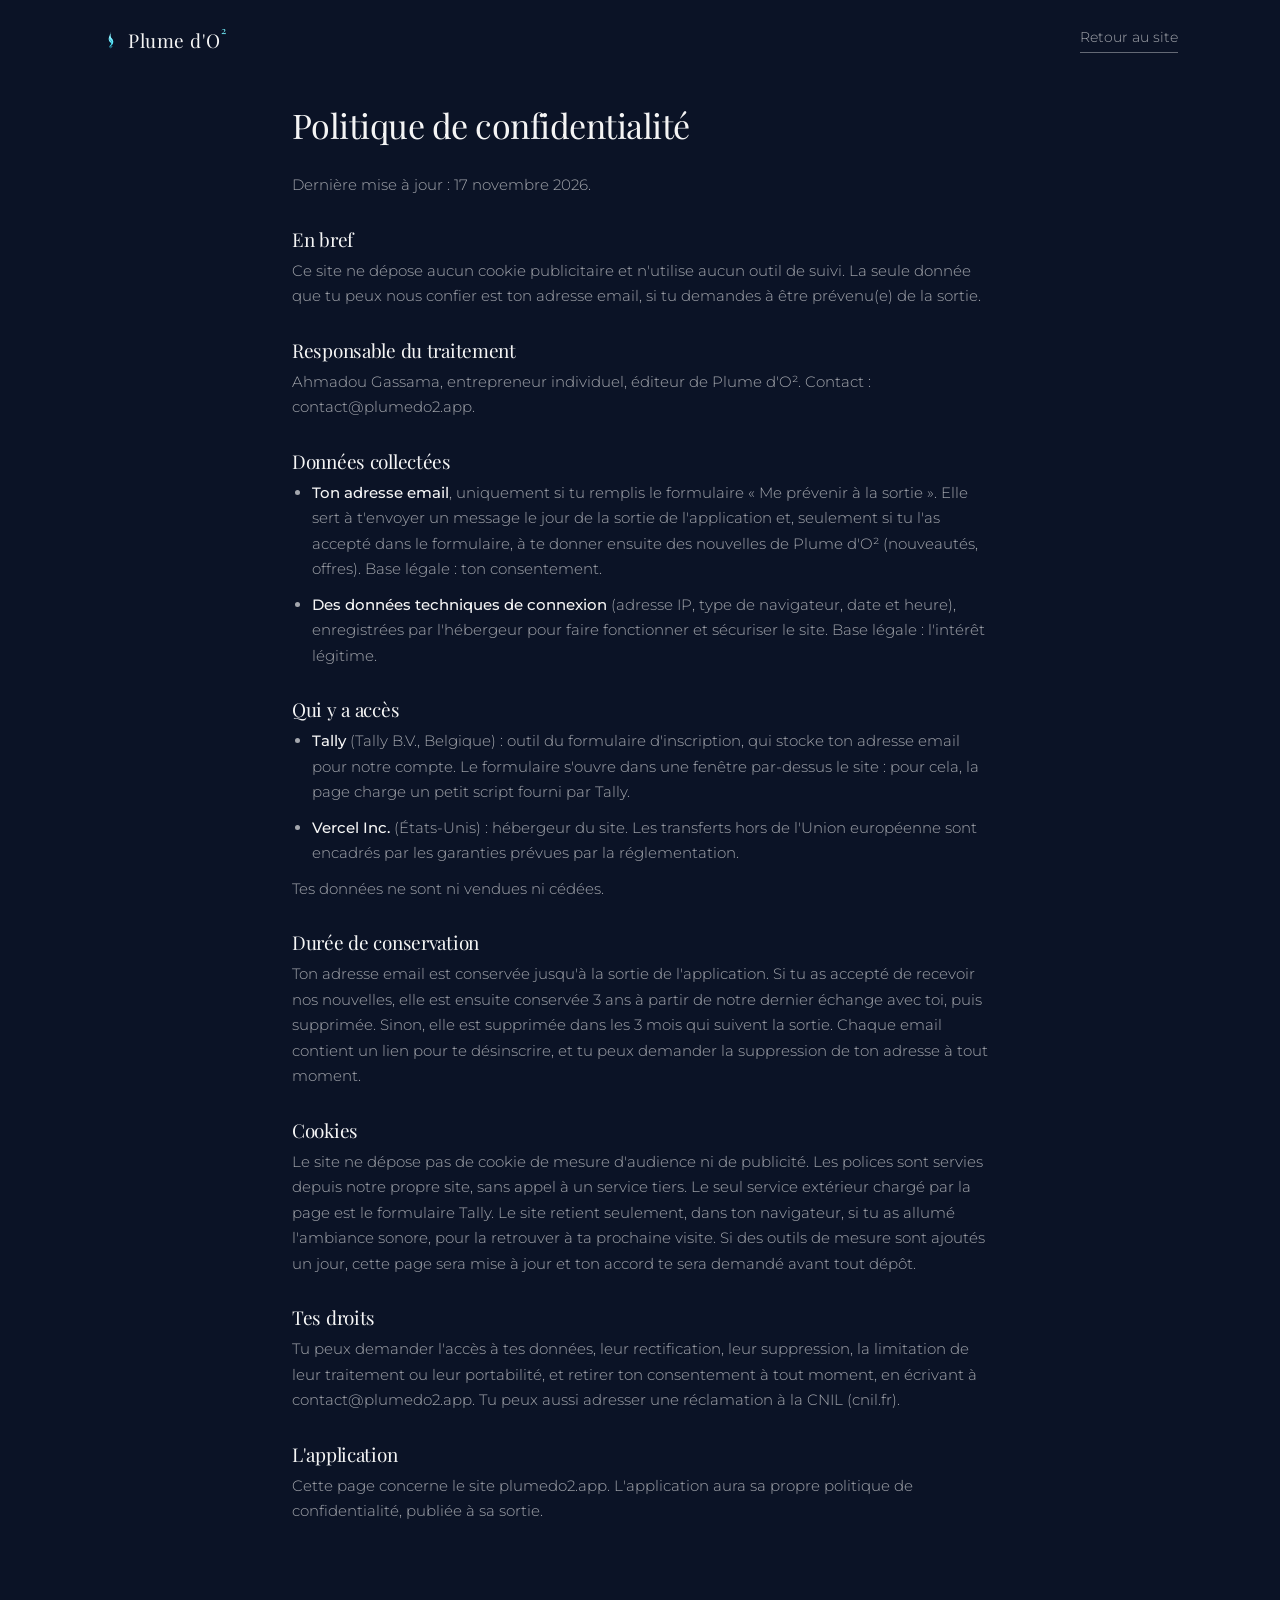
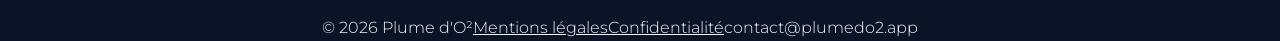
<file: confidentialite.html>
<!DOCTYPE html>
<html lang="fr">
<head>
<meta charset="UTF-8">
<meta name="viewport" content="width=device-width, initial-scale=1, viewport-fit=cover">
<title>Politique de confidentialité · Plume d'O²</title>
<meta name="description" content="Politique de confidentialité du site plumedo2.app.">
<link rel="canonical" href="https://plumedo2.app/confidentialite.html">
<meta name="theme-color" content="#0B1326">
<link rel="icon" href="favicon.ico" sizes="any">
<link rel="icon" href="favicon.svg" type="image/svg+xml">
<link rel="icon" href="favicon-32.png" type="image/png" sizes="32x32">
<link rel="apple-touch-icon" href="apple-touch-icon.png">
<meta name="robots" content="noindex">
<link rel="stylesheet" href="fonts.css">
<link rel="stylesheet" href="site.css">
</head>
<body class="legal">
<header class="col wide top"><a class="brand" href="index.html"><svg class="logo-s" aria-hidden="true" viewBox="0 0 595.28 851.3" fill="none" xmlns="http://www.w3.org/2000/svg"><defs><linearGradient id="lpln" x1="0.4" y1="0" x2="0.6" y2="1"><stop offset="0%" stop-color="#E9FDFF"/><stop offset="20%" stop-color="#9EF5FF"/><stop offset="50%" stop-color="#74ECFF"/><stop offset="75%" stop-color="#58E7F7"/><stop offset="100%" stop-color="#1FBED7"/></linearGradient><linearGradient id="lo2n" x1="0" y1="0" x2="0" y2="1"><stop offset="0%" stop-color="#A7FAFF"/><stop offset="40%" stop-color="#75F3FF"/><stop offset="70%" stop-color="#5DEEFF"/><stop offset="100%" stop-color="#48E6F6"/></linearGradient></defs><path d="M286.35,240.2l-1.15,3.27-1.11-2.61c-.23,1.61-1.01,2.88-2.1,4.26l-.47,1.94-2.19.89-.4,4.73-1.97,5.43c-.23.64-.42,2.76.05,3.18l2.16,1.94c-4.79,2.08-5.49,6.05-6.57,9.66l-3.06,10.25c-1.18,3.95-1.84,7.99-1.32,11.58.4-1.97,1-1.84,1.38-.71l-4.22,20.93-1.53-3.12c-.27-.54-1.63-.27-2.67-.18l2.16-12.91c-3.08,4.4-4.62,8.85-6.63,13.83l-3.07,7.6-8.65,26.42c-4.84,14.77-5.86,30.17-7.56,45.62l-.57,9.74c-.89,15.14,2.38,43.26,8.25,56.7l5.38,12.31c5.59,11.18,12.68,21.36,21.55,30.13l14.9,14.73,14.54,14.46c8.51,8.47,14.69,18.24,18.81,29.73,3.51,9.81,2.99,20.61-.54,30.41-2.88,8-6.66,15.07-12.62,21.18l-21.9,22.46-9.1,11.79c-3.2,4.14-5.29,9.54-6.78,14.67-3.28,11.26-2.8,23.7,1.39,34.38,2.37,6.04,4.9,11.43,8.62,16.42,11.22,15.04,31.78,22.03,47.43,11.47-15.43,4.71-28.98,2.99-39.14-9.83-10.89-13.74-11.56-38.05-.69-50.09l5.79-6.4c7.28-6.17,15.03-10.95,23.19-15.94,28.69-17.53,48.31-36.66,62.15-67.68l6.63-18.92,1,1.7-.59-3.89,4.32-21.21,1.36,3.14c1.81-12.45,1.58-24.24,1.03-36.51-.08-1.85-.39-3.63-.78-5.36.77-4.41-.12-8.4-1.98-12.63l-1.57-3.57c-1.08.19-1.38.35-1.55.09s-.13-1.45.17-1.41l1.73.22-1.53-8.64c-.42-2.37-1.2-4.48-2.02-6.75-.75-2.08-1.39-3.23-3.24-4.37l-1.87-1.16c-.38-.24,1.32-1.48,1.18-1.9l-1.26-3.9c-.99-3.07-2.62-5.73-3.09-9.21-.26-1.9-2.62-4.09-3.58-5.58l-2.93-4.56c-1.97-3.06-3.68-6.25-4.24-9.74l-2.59-2.25c-2.16-1.88-3.42-4.34-4.42-7.13l-2.78-3.08c-1.46-1.61-2.04-2.98-3.46-4.76l-5.74-7.21c.21-.6.6-1.61.28-1.74l-1.73-.68c-1.69-.66-2.23-1.89-3.12-3.59l-2.49-4.76c-.77.08-1.72.28-1.76-.14l-.17-2.06-6.85-5.89-.11-2.31c-.03-.55-2.16-1.04-2.44-1.58l-4.95-9.24-3.15-2.02c-.62-.4.13-1.94.33-2.53l-2.78-5.71-2.65-5.27c-.58-.29-1.96-.76-2-1.29-.04-.43.21-1.62-.04-1.98l-1.14-1.65c-.21-.31.82-1.15.79-1.25l-1.9-1.24c-.36-.24-.42-.98-.57-1.63l-1.21-5.32-3.36-4.75,1.2-2.69c.25-.56-1.5-1.54-1.98-1.84.5-2.24-.17-3.91-1.63-5.55.11-3.66-1.02-7.06-1.71-10.43l-1.57-7.66-1.11-8.97c-.07-.54,1.23-1.89.85-2.26l-1.7-1.63,1.27-2.95c-.52-.65-1.37-1.72-.99-2.15l1.42-1.6c-.7-1.91-.39-3.9.84-5.66l-1.66-1.77c1.18-2.98,1.35-6.35.46-9.64-.7-.46-1.9-1.03-1.7-1.53,1.36-3.34.02-2.94.4-7.39l.47-5.5c.03-.36.69-1.15,1.02-1.06l1.44.37c-1.76-2.37-1.96-5.34.11-7.68l-.65-5.65.81-5.05-2.2,2.67,1.54-10.48,3.39-16.95c2.41-12.05,4.49-23.88,6.31-36.14.66-4.48.76-8.8.27-12.97-1.76,11.42-3.14,22.18-6.45,32.94l-8.41,27.33-8.46,24.23-.43.24ZM285.67,239.17c.34-.83.32-.8.08-.19-1.19.34-1.29.35-1.19.33.06-.01.36.78.36.8,0,.02.57-.34.83-.5l-.08-.44ZM364.62,680.32l.92-7.23c-2.05,2.2-3.09,3.54-5.09,3.42l-7.08-.41c4.62-4.1,8.86-7.57,10.69-12.7,1.52-4.27-.86-8.51-4.91-9.61s-7.7-.6-11.67.93l.23,6.19c1.5-3.16,2.96-5.35,5.5-5.46,3.09-.14,5.28,1.54,5.56,4.97.27,3.21-1.3,7.35-3.72,9.8l-9.68,9.81,19.25.28ZM328.99,702.36c11.88-5.03,15.84-19.31,9.65-30.47-6.67-12-30.87-13.13-39.2.11-5.08,8.07-4.22,19.77,2.85,26.41,7.08,6.64,17.46,7.86,26.7,3.95Z" fill="#1FBED7" opacity="0.7"/><path fill="url(#lpln)" d="M286.78,239.96l8.46-24.23,8.41-27.33c3.31-10.76,4.69-21.52,6.45-32.94.49,4.17.39,8.49-.27,12.97-1.82,12.26-3.9,24.09-6.31,36.14l-3.39,16.95-1.54,10.48,2.2-2.67-.81,5.05.65,5.65c-2.08,2.35-1.87,5.31-.11,7.68l-1.44-.37c-.33-.09-.99.7-1.02,1.06l-.47,5.5c-.38,4.45.96,4.05-.4,7.39-.2.51,1,1.07,1.7,1.53.89,3.29.72,6.65-.46,9.64l1.66,1.77c-1.24,1.76-1.55,3.75-.84,5.66l-1.42,1.6c-.38.43.47,1.5.99,2.15l-1.27,2.95,1.7,1.63c.38.37-.92,1.73-.85,2.26l1.11,8.97,1.57,7.66c.69,3.37,1.82,6.77,1.71,10.43,1.46,1.64,2.13,3.3,1.63,5.55.48.3,2.23,1.28,1.98,1.84l-1.2,2.69,3.36,4.75,1.21,5.32c.15.65.21,1.39.57,1.63l1.9,1.24c.03.1-1,.95-.79,1.25l1.14,1.65c.24.35,0,1.55.04,1.98.05.54,1.42,1.01,2,1.29l2.65,5.27,2.78,5.71c-.2.6-.96,2.13-.33,2.53l3.15,2.02,4.95,9.24c.29.54,2.42,1.03,2.44,1.58l.11,2.31,6.85,5.89.17,2.06c.03.42.99.22,1.76.14l2.49,4.76c.89,1.7,1.43,2.93,3.12,3.59l1.73.68c.32.13-.07,1.13-.28,1.74l5.74,7.21c1.42,1.78,2.01,3.15,3.46,4.76l2.78,3.08c1,2.79,2.26,5.26,4.42,7.13l2.59,2.25c.56,3.49,2.27,6.68,4.24,9.74l2.93,4.56c.96,1.49,3.32,3.68,3.58,5.58.47,3.48,2.1,6.15,3.09,9.21l1.26,3.9c.14.43-1.56,1.67-1.18,1.9l1.87,1.16c1.85,1.15,2.49,2.29,3.24,4.37.82,2.26,1.6,4.37,2.02,6.75l1.53,8.64-1.73-.22c-.3-.04-.34,1.16-.17,1.41s.48.1,1.55-.09l1.57,3.57c1.86,4.23,2.75,8.22,1.98,12.63.39,1.72.7,3.51.78,5.36.55,12.26.78,24.06-1.03,36.51l-1.36-3.14-4.32,21.21.59,3.89-1-1.7-6.63,18.92c-13.84,31.02-33.46,50.14-62.15,67.68-8.16,4.98-15.91,9.76-23.19,15.94l-5.79,6.4c-10.88,12.04-10.2,36.35.69,50.09,10.16,12.81,23.71,14.54,39.14,9.83-15.65,10.57-36.21,3.57-47.43-11.47-3.72-4.99-6.25-10.37-8.62-16.42-4.19-10.68-4.67-23.12-1.39-34.38,1.5-5.13,3.59-10.53,6.78-14.67l9.1-11.79,21.9-22.46c5.96-6.11,9.74-13.18,12.62-21.18,3.53-9.8,4.05-20.6.54-30.41-4.12-11.49-10.3-21.26-18.81-29.73l-14.54-14.46-14.9-14.73c-8.87-8.77-15.95-18.96-21.55-30.13l-5.38-12.31c-5.88-13.44-9.14-41.56-8.25-56.7l.57-9.74c1.71-15.46,2.73-30.85,7.56-45.62l8.65-26.42,3.07-7.6c2.01-4.98,3.55-9.43,6.63-13.83l-2.16,12.91c1.04-.08,2.4-.36,2.67.18l1.53,3.12,4.22-20.93c-.38-1.12-.98-1.25-1.38.71-.52-3.59.14-7.63,1.32-11.58l3.06-10.25c1.08-3.61,1.78-7.57,6.57-9.66l-2.16-1.94c-.47-.42-.28-2.54-.05-3.18l1.97-5.43.4-4.73,2.19-.89.47-1.94c1.09-1.38,1.87-2.66,2.1-4.26l1.11,2.61,1.15-3.27-.6-.58c-.26.16-.84.52-.83.5,0-.02-.3-.81-.36-.8-.1.02,0,0,1.19-.33.25-.61.26-.64-.08.19l1.11.79ZM261.4,350.93l.59-.37-.17-4.42-.59.37.17,4.42ZM345.27,567.31l3.76-4.75.75,5.48c1.91-5.66,1.53-10.97.31-16.08.66-.23,1.83-1.9,1.8-2.95l-.29-9.88-.58-.73-.57,6.53c-.73-7.13,1.66-12.72-.21-22.14l-3.57-17.93-1.27,4.17-1.38-5.17,1.62-2.51c.36-.56-.84-2.02-1.08-2.71-2.31-6.77-4.62-13.88-8.12-20.11-4-7.11-7.97-13.66-13.75-19.38l-18.95-18.77c-14.84-14.71-24.99-25-33.47-45.32-2.98-7.16-4.69-14.85-6.34-22.05l-3.05,2.74c-2.75,2.47.87,7.97-2.6,10.06l1.78,9.29c1.16-.03,2.12.13,1.83.43l-1.52,1.61c2.21,9.05,4.99,18.25,9.45,26.57,2.95,5.52,5.47,10.84,9.41,15.56l12.24,14.68,10.57,11.1,9,9.8,7.42,8.83c9.24,10.99,16.3,23.89,20.55,37.71,2.49,8.08,3.75,16,4.79,24.3,1.72,13.73-1.94,31.96-6.59,45.41,2.3-.14,4.07-.22,6.03.59,2.68-4.87,4.5-10.94,5.77-17.39-.27-1.29-.71-1.4-1.07-.04l-2.71-6.97ZM319.29,616.6l-9.76,8.94c-.61.55-2.02,2.07-1.58,2.68.38.52,1.46,1.53,1.96,1.83,10.71-6.97,19.57-16.09,26.96-26.31.32-.45,1.43-1.45,1.18-1.84l-1.04-1.67,2.29-5.04c.26-.58.7-1.52.31-1.74l-1.59-.92c-.38-.22-1.94-.31-1.82.1l.64,2.1-2,1.19-8.45,12.95c-.3.46-.23,2.22.22,2.24l2.48.1-4.82,5.89c-1.11-1.17-1.88-2.14-2.55-1.98-.56.13-1.89,1.01-2.43,1.5ZM286.94,649.03c4.1-4.35,7.69-7.57,12.5-11.19-.35-.58-1.53-1.92-2.26-2.57-6.08,4.78-11.28,9.85-15.53,16.61,2.52.72,3.81-1.29,5.28-2.86ZM282.14,654.85c.22-.37.7-1.61.38-1.68l-1.39-.32c-.37-.08-6.01,8.23-6.37,14.59l7.38-12.59Z"/><path fill="url(#lo2n)" d="M328.99,702.36c-9.24,3.91-19.63,2.69-26.7-3.95-7.07-6.64-7.94-18.34-2.85-26.41,8.33-13.23,32.54-12.11,39.2-.11,6.2,11.15,2.23,25.44-9.65,30.47ZM327.49,699.02c6.62-4.72,6.81-19.14,2.29-26.86-4.06-6.91-15.21-9.41-20.95-2.97s-5.28,16.86-1.52,24.15c3.8,7.35,13.31,10.57,20.19,5.67Z"/><path fill="url(#lo2n)" d="M364.62,680.32l-19.25-.28,9.68-9.81c2.41-2.45,3.98-6.59,3.72-9.8-.29-3.44-2.47-5.11-5.56-4.97-2.53.12-4,2.3-5.5,5.46l-.23-6.19c3.97-1.53,7.72-2.01,11.67-.93s6.43,5.34,4.91,9.61c-1.83,5.14-6.07,8.6-10.69,12.7l7.08.41c2,.11,3.04-1.22,5.09-3.42l-.92,7.23Z"/><path fill="url(#lo2n)" d="M346.6,549.6c-.09,2.85,1.4,5.91-1.81,7.67l.04-11.01c1.03.48,1.85.72,1.84,1.11l-.07,2.23Z"/></svg><span>Plume d'O<sup>²</sup></span></a><a class="quiet" href="index.html">Retour au site</a></header>
<main class="col legal-main">
<h1>Politique de confidentialité</h1>
<p>Dernière mise à jour : 17 novembre 2026.</p>
<h2>En bref</h2>
<p>Ce site ne dépose aucun cookie publicitaire et n'utilise aucun outil de suivi. La seule donnée que tu peux nous confier est ton adresse email, si tu demandes à être prévenu(e) de la sortie.</p>
<h2>Responsable du traitement</h2>
<p>Ahmadou Gassama, entrepreneur individuel, éditeur de Plume d'O². Contact : contact@plumedo2.app.</p>
<h2>Données collectées</h2>
<ul>
<li><strong>Ton adresse email</strong>, uniquement si tu remplis le formulaire « Me prévenir à la sortie ». Elle sert à t'envoyer un message le jour de la sortie de l'application et, seulement si tu l'as accepté dans le formulaire, à te donner ensuite des nouvelles de Plume d'O² (nouveautés, offres). Base légale : ton consentement.</li>
<li><strong>Des données techniques de connexion</strong> (adresse IP, type de navigateur, date et heure), enregistrées par l'hébergeur pour faire fonctionner et sécuriser le site. Base légale : l'intérêt légitime.</li>
</ul>
<h2>Qui y a accès</h2>
<ul>
<li><strong>Tally</strong> (Tally B.V., Belgique) : outil du formulaire d'inscription, qui stocke ton adresse email pour notre compte. Le formulaire s'ouvre dans une fenêtre par-dessus le site : pour cela, la page charge un petit script fourni par Tally.</li>
<li><strong>Vercel Inc.</strong> (États-Unis) : hébergeur du site. Les transferts hors de l'Union européenne sont encadrés par les garanties prévues par la réglementation.</li>
</ul>
<p>Tes données ne sont ni vendues ni cédées.</p>
<h2>Durée de conservation</h2>
<p>Ton adresse email est conservée jusqu'à la sortie de l'application. Si tu as accepté de recevoir nos nouvelles, elle est ensuite conservée 3 ans à partir de notre dernier échange avec toi, puis supprimée. Sinon, elle est supprimée dans les 3 mois qui suivent la sortie. Chaque email contient un lien pour te désinscrire, et tu peux demander la suppression de ton adresse à tout moment.</p>
<h2>Cookies</h2>
<p>Le site ne dépose pas de cookie de mesure d'audience ni de publicité. Les polices sont servies depuis notre propre site, sans appel à un service tiers. Le seul service extérieur chargé par la page est le formulaire Tally. Le site retient seulement, dans ton navigateur, si tu as allumé l'ambiance sonore, pour la retrouver à ta prochaine visite. Si des outils de mesure sont ajoutés un jour, cette page sera mise à jour et ton accord te sera demandé avant tout dépôt.</p>
<h2>Tes droits</h2>
<p>Tu peux demander l'accès à tes données, leur rectification, leur suppression, la limitation de leur traitement ou leur portabilité, et retirer ton consentement à tout moment, en écrivant à contact@plumedo2.app. Tu peux aussi adresser une réclamation à la CNIL (cnil.fr).</p>
<h2>L'application</h2>
<p>Cette page concerne le site plumedo2.app. L'application aura sa propre politique de confidentialité, publiée à sa sortie.</p>
</main>
<footer class="col"><span>© 2026 Plume d'O²</span><a href="mentions-legales.html">Mentions légales</a><a href="confidentialite.html">Confidentialité</a><span>contact@plumedo2.app</span></footer>
</body>
</html>
</file>
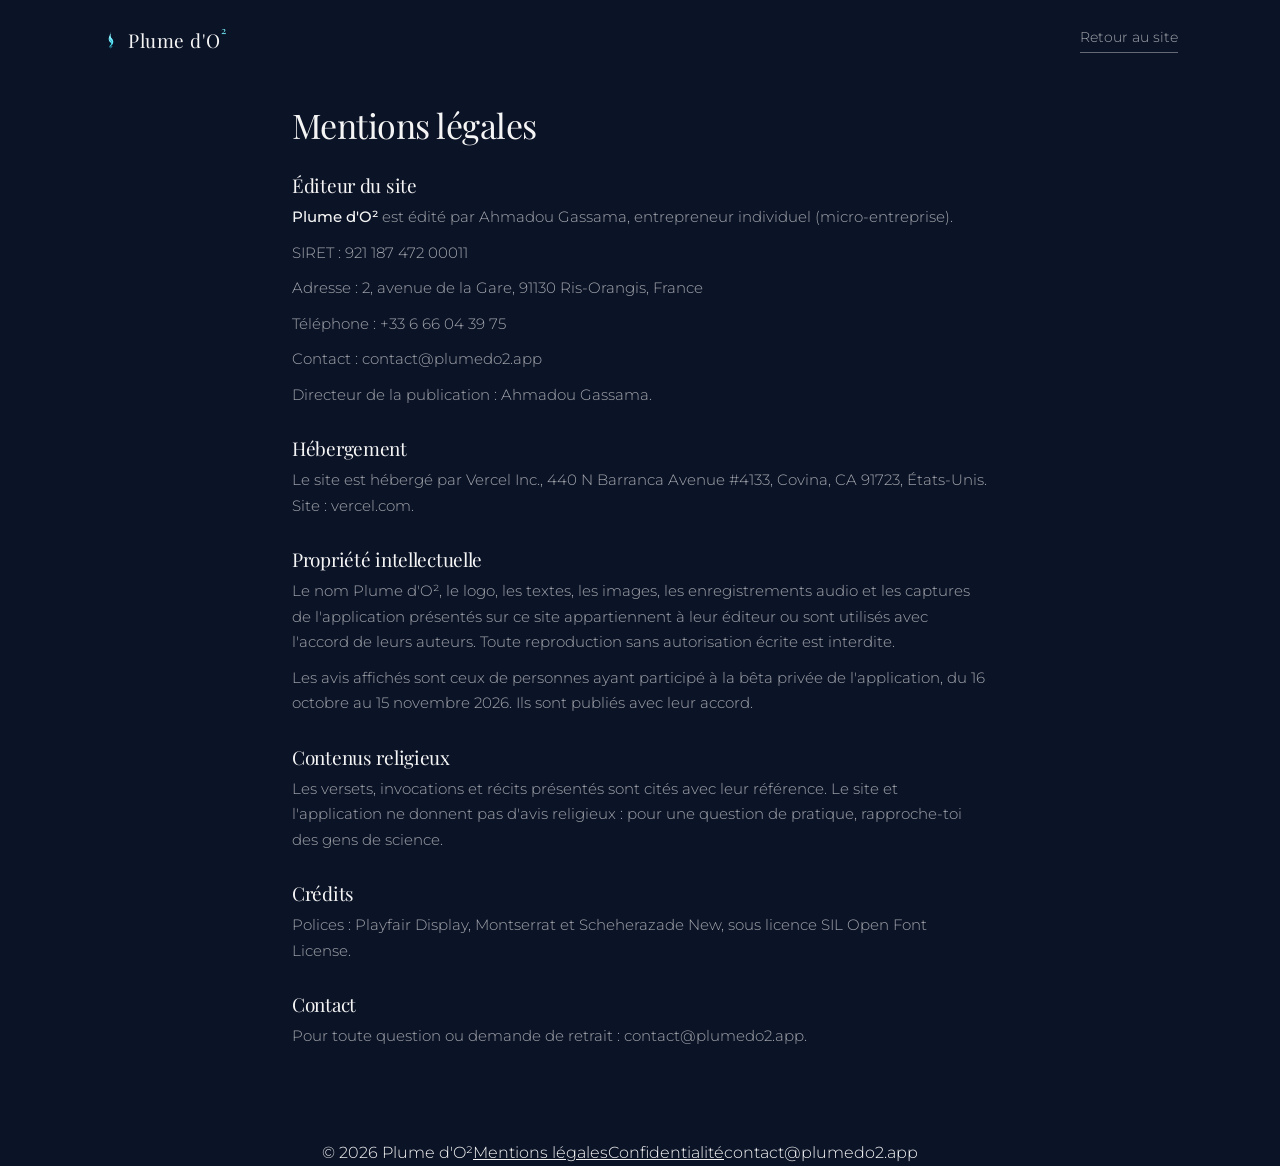
<file: mentions-legales.html>
<!DOCTYPE html>
<html lang="fr">
<head>
<meta charset="UTF-8">
<meta name="viewport" content="width=device-width, initial-scale=1, viewport-fit=cover">
<title>Mentions légales · Plume d'O²</title>
<meta name="description" content="Mentions légales du site plumedo2.app.">
<link rel="canonical" href="https://plumedo2.app/mentions-legales.html">
<meta name="theme-color" content="#0B1326">
<link rel="icon" href="favicon.ico" sizes="any">
<link rel="icon" href="favicon.svg" type="image/svg+xml">
<link rel="icon" href="favicon-32.png" type="image/png" sizes="32x32">
<link rel="apple-touch-icon" href="apple-touch-icon.png">
<link rel="mask-icon" href="safari-pinned-tab.svg" color="#74ECFF">
<meta name="robots" content="noindex">
<link rel="stylesheet" href="fonts.css">
<link rel="stylesheet" href="site.css">
</head>
<body class="legal">
<header class="col wide top"><a class="brand" href="index.html"><svg class="logo-s" aria-hidden="true" viewBox="0 0 595.28 851.3" fill="none" xmlns="http://www.w3.org/2000/svg"><defs><linearGradient id="lpln" x1="0.4" y1="0" x2="0.6" y2="1"><stop offset="0%" stop-color="#E9FDFF"/><stop offset="20%" stop-color="#9EF5FF"/><stop offset="50%" stop-color="#74ECFF"/><stop offset="75%" stop-color="#58E7F7"/><stop offset="100%" stop-color="#1FBED7"/></linearGradient><linearGradient id="lo2n" x1="0" y1="0" x2="0" y2="1"><stop offset="0%" stop-color="#A7FAFF"/><stop offset="40%" stop-color="#75F3FF"/><stop offset="70%" stop-color="#5DEEFF"/><stop offset="100%" stop-color="#48E6F6"/></linearGradient></defs><path d="M286.35,240.2l-1.15,3.27-1.11-2.61c-.23,1.61-1.01,2.88-2.1,4.26l-.47,1.94-2.19.89-.4,4.73-1.97,5.43c-.23.64-.42,2.76.05,3.18l2.16,1.94c-4.79,2.08-5.49,6.05-6.57,9.66l-3.06,10.25c-1.18,3.95-1.84,7.99-1.32,11.58.4-1.97,1-1.84,1.38-.71l-4.22,20.93-1.53-3.12c-.27-.54-1.63-.27-2.67-.18l2.16-12.91c-3.08,4.4-4.62,8.85-6.63,13.83l-3.07,7.6-8.65,26.42c-4.84,14.77-5.86,30.17-7.56,45.62l-.57,9.74c-.89,15.14,2.38,43.26,8.25,56.7l5.38,12.31c5.59,11.18,12.68,21.36,21.55,30.13l14.9,14.73,14.54,14.46c8.51,8.47,14.69,18.24,18.81,29.73,3.51,9.81,2.99,20.61-.54,30.41-2.88,8-6.66,15.07-12.62,21.18l-21.9,22.46-9.1,11.79c-3.2,4.14-5.29,9.54-6.78,14.67-3.28,11.26-2.8,23.7,1.39,34.38,2.37,6.04,4.9,11.43,8.62,16.42,11.22,15.04,31.78,22.03,47.43,11.47-15.43,4.71-28.98,2.99-39.14-9.83-10.89-13.74-11.56-38.05-.69-50.09l5.79-6.4c7.28-6.17,15.03-10.95,23.19-15.94,28.69-17.53,48.31-36.66,62.15-67.68l6.63-18.92,1,1.7-.59-3.89,4.32-21.21,1.36,3.14c1.81-12.45,1.58-24.24,1.03-36.51-.08-1.85-.39-3.63-.78-5.36.77-4.41-.12-8.4-1.98-12.63l-1.57-3.57c-1.08.19-1.38.35-1.55.09s-.13-1.45.17-1.41l1.73.22-1.53-8.64c-.42-2.37-1.2-4.48-2.02-6.75-.75-2.08-1.39-3.23-3.24-4.37l-1.87-1.16c-.38-.24,1.32-1.48,1.18-1.9l-1.26-3.9c-.99-3.07-2.62-5.73-3.09-9.21-.26-1.9-2.62-4.09-3.58-5.58l-2.93-4.56c-1.97-3.06-3.68-6.25-4.24-9.74l-2.59-2.25c-2.16-1.88-3.42-4.34-4.42-7.13l-2.78-3.08c-1.46-1.61-2.04-2.98-3.46-4.76l-5.74-7.21c.21-.6.6-1.61.28-1.74l-1.73-.68c-1.69-.66-2.23-1.89-3.12-3.59l-2.49-4.76c-.77.08-1.72.28-1.76-.14l-.17-2.06-6.85-5.89-.11-2.31c-.03-.55-2.16-1.04-2.44-1.58l-4.95-9.24-3.15-2.02c-.62-.4.13-1.94.33-2.53l-2.78-5.71-2.65-5.27c-.58-.29-1.96-.76-2-1.29-.04-.43.21-1.62-.04-1.98l-1.14-1.65c-.21-.31.82-1.15.79-1.25l-1.9-1.24c-.36-.24-.42-.98-.57-1.63l-1.21-5.32-3.36-4.75,1.2-2.69c.25-.56-1.5-1.54-1.98-1.84.5-2.24-.17-3.91-1.63-5.55.11-3.66-1.02-7.06-1.71-10.43l-1.57-7.66-1.11-8.97c-.07-.54,1.23-1.89.85-2.26l-1.7-1.63,1.27-2.95c-.52-.65-1.37-1.72-.99-2.15l1.42-1.6c-.7-1.91-.39-3.9.84-5.66l-1.66-1.77c1.18-2.98,1.35-6.35.46-9.64-.7-.46-1.9-1.03-1.7-1.53,1.36-3.34.02-2.94.4-7.39l.47-5.5c.03-.36.69-1.15,1.02-1.06l1.44.37c-1.76-2.37-1.96-5.34.11-7.68l-.65-5.65.81-5.05-2.2,2.67,1.54-10.48,3.39-16.95c2.41-12.05,4.49-23.88,6.31-36.14.66-4.48.76-8.8.27-12.97-1.76,11.42-3.14,22.18-6.45,32.94l-8.41,27.33-8.46,24.23-.43.24ZM285.67,239.17c.34-.83.32-.8.08-.19-1.19.34-1.29.35-1.19.33.06-.01.36.78.36.8,0,.02.57-.34.83-.5l-.08-.44ZM364.62,680.32l.92-7.23c-2.05,2.2-3.09,3.54-5.09,3.42l-7.08-.41c4.62-4.1,8.86-7.57,10.69-12.7,1.52-4.27-.86-8.51-4.91-9.61s-7.7-.6-11.67.93l.23,6.19c1.5-3.16,2.96-5.35,5.5-5.46,3.09-.14,5.28,1.54,5.56,4.97.27,3.21-1.3,7.35-3.72,9.8l-9.68,9.81,19.25.28ZM328.99,702.36c11.88-5.03,15.84-19.31,9.65-30.47-6.67-12-30.87-13.13-39.2.11-5.08,8.07-4.22,19.77,2.85,26.41,7.08,6.64,17.46,7.86,26.7,3.95Z" fill="#1FBED7" opacity="0.7"/><path fill="url(#lpln)" d="M286.78,239.96l8.46-24.23,8.41-27.33c3.31-10.76,4.69-21.52,6.45-32.94.49,4.17.39,8.49-.27,12.97-1.82,12.26-3.9,24.09-6.31,36.14l-3.39,16.95-1.54,10.48,2.2-2.67-.81,5.05.65,5.65c-2.08,2.35-1.87,5.31-.11,7.68l-1.44-.37c-.33-.09-.99.7-1.02,1.06l-.47,5.5c-.38,4.45.96,4.05-.4,7.39-.2.51,1,1.07,1.7,1.53.89,3.29.72,6.65-.46,9.64l1.66,1.77c-1.24,1.76-1.55,3.75-.84,5.66l-1.42,1.6c-.38.43.47,1.5.99,2.15l-1.27,2.95,1.7,1.63c.38.37-.92,1.73-.85,2.26l1.11,8.97,1.57,7.66c.69,3.37,1.82,6.77,1.71,10.43,1.46,1.64,2.13,3.3,1.63,5.55.48.3,2.23,1.28,1.98,1.84l-1.2,2.69,3.36,4.75,1.21,5.32c.15.65.21,1.39.57,1.63l1.9,1.24c.03.1-1,.95-.79,1.25l1.14,1.65c.24.35,0,1.55.04,1.98.05.54,1.42,1.01,2,1.29l2.65,5.27,2.78,5.71c-.2.6-.96,2.13-.33,2.53l3.15,2.02,4.95,9.24c.29.54,2.42,1.03,2.44,1.58l.11,2.31,6.85,5.89.17,2.06c.03.42.99.22,1.76.14l2.49,4.76c.89,1.7,1.43,2.93,3.12,3.59l1.73.68c.32.13-.07,1.13-.28,1.74l5.74,7.21c1.42,1.78,2.01,3.15,3.46,4.76l2.78,3.08c1,2.79,2.26,5.26,4.42,7.13l2.59,2.25c.56,3.49,2.27,6.68,4.24,9.74l2.93,4.56c.96,1.49,3.32,3.68,3.58,5.58.47,3.48,2.1,6.15,3.09,9.21l1.26,3.9c.14.43-1.56,1.67-1.18,1.9l1.87,1.16c1.85,1.15,2.49,2.29,3.24,4.37.82,2.26,1.6,4.37,2.02,6.75l1.53,8.64-1.73-.22c-.3-.04-.34,1.16-.17,1.41s.48.1,1.55-.09l1.57,3.57c1.86,4.23,2.75,8.22,1.98,12.63.39,1.72.7,3.51.78,5.36.55,12.26.78,24.06-1.03,36.51l-1.36-3.14-4.32,21.21.59,3.89-1-1.7-6.63,18.92c-13.84,31.02-33.46,50.14-62.15,67.68-8.16,4.98-15.91,9.76-23.19,15.94l-5.79,6.4c-10.88,12.04-10.2,36.35.69,50.09,10.16,12.81,23.71,14.54,39.14,9.83-15.65,10.57-36.21,3.57-47.43-11.47-3.72-4.99-6.25-10.37-8.62-16.42-4.19-10.68-4.67-23.12-1.39-34.38,1.5-5.13,3.59-10.53,6.78-14.67l9.1-11.79,21.9-22.46c5.96-6.11,9.74-13.18,12.62-21.18,3.53-9.8,4.05-20.6.54-30.41-4.12-11.49-10.3-21.26-18.81-29.73l-14.54-14.46-14.9-14.73c-8.87-8.77-15.95-18.96-21.55-30.13l-5.38-12.31c-5.88-13.44-9.14-41.56-8.25-56.7l.57-9.74c1.71-15.46,2.73-30.85,7.56-45.62l8.65-26.42,3.07-7.6c2.01-4.98,3.55-9.43,6.63-13.83l-2.16,12.91c1.04-.08,2.4-.36,2.67.18l1.53,3.12,4.22-20.93c-.38-1.12-.98-1.25-1.38.71-.52-3.59.14-7.63,1.32-11.58l3.06-10.25c1.08-3.61,1.78-7.57,6.57-9.66l-2.16-1.94c-.47-.42-.28-2.54-.05-3.18l1.97-5.43.4-4.73,2.19-.89.47-1.94c1.09-1.38,1.87-2.66,2.1-4.26l1.11,2.61,1.15-3.27-.6-.58c-.26.16-.84.52-.83.5,0-.02-.3-.81-.36-.8-.1.02,0,0,1.19-.33.25-.61.26-.64-.08.19l1.11.79ZM261.4,350.93l.59-.37-.17-4.42-.59.37.17,4.42ZM345.27,567.31l3.76-4.75.75,5.48c1.91-5.66,1.53-10.97.31-16.08.66-.23,1.83-1.9,1.8-2.95l-.29-9.88-.58-.73-.57,6.53c-.73-7.13,1.66-12.72-.21-22.14l-3.57-17.93-1.27,4.17-1.38-5.17,1.62-2.51c.36-.56-.84-2.02-1.08-2.71-2.31-6.77-4.62-13.88-8.12-20.11-4-7.11-7.97-13.66-13.75-19.38l-18.95-18.77c-14.84-14.71-24.99-25-33.47-45.32-2.98-7.16-4.69-14.85-6.34-22.05l-3.05,2.74c-2.75,2.47.87,7.97-2.6,10.06l1.78,9.29c1.16-.03,2.12.13,1.83.43l-1.52,1.61c2.21,9.05,4.99,18.25,9.45,26.57,2.95,5.52,5.47,10.84,9.41,15.56l12.24,14.68,10.57,11.1,9,9.8,7.42,8.83c9.24,10.99,16.3,23.89,20.55,37.71,2.49,8.08,3.75,16,4.79,24.3,1.72,13.73-1.94,31.96-6.59,45.41,2.3-.14,4.07-.22,6.03.59,2.68-4.87,4.5-10.94,5.77-17.39-.27-1.29-.71-1.4-1.07-.04l-2.71-6.97ZM319.29,616.6l-9.76,8.94c-.61.55-2.02,2.07-1.58,2.68.38.52,1.46,1.53,1.96,1.83,10.71-6.97,19.57-16.09,26.96-26.31.32-.45,1.43-1.45,1.18-1.84l-1.04-1.67,2.29-5.04c.26-.58.7-1.52.31-1.74l-1.59-.92c-.38-.22-1.94-.31-1.82.1l.64,2.1-2,1.19-8.45,12.95c-.3.46-.23,2.22.22,2.24l2.48.1-4.82,5.89c-1.11-1.17-1.88-2.14-2.55-1.98-.56.13-1.89,1.01-2.43,1.5ZM286.94,649.03c4.1-4.35,7.69-7.57,12.5-11.19-.35-.58-1.53-1.92-2.26-2.57-6.08,4.78-11.28,9.85-15.53,16.61,2.52.72,3.81-1.29,5.28-2.86ZM282.14,654.85c.22-.37.7-1.61.38-1.68l-1.39-.32c-.37-.08-6.01,8.23-6.37,14.59l7.38-12.59Z"/><path fill="url(#lo2n)" d="M328.99,702.36c-9.24,3.91-19.63,2.69-26.7-3.95-7.07-6.64-7.94-18.34-2.85-26.41,8.33-13.23,32.54-12.11,39.2-.11,6.2,11.15,2.23,25.44-9.65,30.47ZM327.49,699.02c6.62-4.72,6.81-19.14,2.29-26.86-4.06-6.91-15.21-9.41-20.95-2.97s-5.28,16.86-1.52,24.15c3.8,7.35,13.31,10.57,20.19,5.67Z"/><path fill="url(#lo2n)" d="M364.62,680.32l-19.25-.28,9.68-9.81c2.41-2.45,3.98-6.59,3.72-9.8-.29-3.44-2.47-5.11-5.56-4.97-2.53.12-4,2.3-5.5,5.46l-.23-6.19c3.97-1.53,7.72-2.01,11.67-.93s6.43,5.34,4.91,9.61c-1.83,5.14-6.07,8.6-10.69,12.7l7.08.41c2,.11,3.04-1.22,5.09-3.42l-.92,7.23Z"/><path fill="url(#lo2n)" d="M346.6,549.6c-.09,2.85,1.4,5.91-1.81,7.67l.04-11.01c1.03.48,1.85.72,1.84,1.11l-.07,2.23Z"/></svg><span>Plume d'O<sup>²</sup></span></a><a class="quiet" href="index.html">Retour au site</a></header>
<main class="col legal-main">
<h1>Mentions légales</h1>
<h2>Éditeur du site</h2>
<p><strong>Plume d'O²</strong> est édité par Ahmadou Gassama, entrepreneur individuel (micro-entreprise).</p>
<p>SIRET : 921 187 472 00011</p>
<p>Adresse : 2, avenue de la Gare, 91130 Ris-Orangis, France</p>
<p>Téléphone : +33 6 66 04 39 75</p>
<p>Contact : contact@plumedo2.app</p>
<p>Directeur de la publication : Ahmadou Gassama.</p>
<h2>Hébergement</h2>
<p>Le site est hébergé par Vercel Inc., 440 N Barranca Avenue #4133, Covina, CA 91723, États-Unis. Site : vercel.com.</p>
<h2>Propriété intellectuelle</h2>
<p>Le nom Plume d'O², le logo, les textes, les images, les enregistrements audio et les captures de l'application présentés sur ce site appartiennent à leur éditeur ou sont utilisés avec l'accord de leurs auteurs. Toute reproduction sans autorisation écrite est interdite.</p>
<p>Les avis affichés sont ceux de personnes ayant participé à la bêta privée de l'application, du 16 octobre au 15 novembre 2026. Ils sont publiés avec leur accord.</p>
<h2>Contenus religieux</h2>
<p>Les versets, invocations et récits présentés sont cités avec leur référence. Le site et l'application ne donnent pas d'avis religieux : pour une question de pratique, rapproche-toi des gens de science.</p>
<h2>Crédits</h2>
<p>Polices : Playfair Display, Montserrat et Scheherazade New, sous licence SIL Open Font License.</p>
<h2>Contact</h2>
<p>Pour toute question ou demande de retrait : contact@plumedo2.app.</p>
</main>
<footer class="col"><span>© 2026 Plume d'O²</span><a href="mentions-legales.html">Mentions légales</a><a href="confidentialite.html">Confidentialité</a><span>contact@plumedo2.app</span></footer>
</body>
</html>
</file>
<file: fonts.css>
@font-face{font-family:'Playfair Display';font-style:normal;font-weight:400;font-display:swap;src:url(fonts/playfair-display-latin-400-normal.woff2) format('woff2');unicode-range:U+0000-00FF,U+0131,U+0152-0153,U+02BB-02BC,U+02C6,U+02DA,U+02DC,U+0304,U+0308,U+0329,U+2000-206F,U+20AC,U+2122,U+2191,U+2193,U+2212,U+2215,U+FEFF,U+FFFD}
@font-face{font-family:'Playfair Display';font-style:normal;font-weight:400;font-display:swap;src:url(fonts/playfair-display-latin-ext-400-normal.woff2) format('woff2');unicode-range:U+0100-02BA,U+02BD-02C5,U+02C7-02CC,U+02CE-02D7,U+02DD-02FF,U+0304,U+0308,U+0329,U+1D00-1DBF,U+1E00-1E9F,U+1EF2-1EFF,U+2020,U+20A0-20AB,U+20AD-20C0,U+2113,U+2C60-2C7F,U+A720-A7FF}
@font-face{font-family:'Playfair Display';font-style:normal;font-weight:500;font-display:swap;src:url(fonts/playfair-display-latin-500-normal.woff2) format('woff2');unicode-range:U+0000-00FF,U+0131,U+0152-0153,U+02BB-02BC,U+02C6,U+02DA,U+02DC,U+0304,U+0308,U+0329,U+2000-206F,U+20AC,U+2122,U+2191,U+2193,U+2212,U+2215,U+FEFF,U+FFFD}
@font-face{font-family:'Playfair Display';font-style:normal;font-weight:500;font-display:swap;src:url(fonts/playfair-display-latin-ext-500-normal.woff2) format('woff2');unicode-range:U+0100-02BA,U+02BD-02C5,U+02C7-02CC,U+02CE-02D7,U+02DD-02FF,U+0304,U+0308,U+0329,U+1D00-1DBF,U+1E00-1E9F,U+1EF2-1EFF,U+2020,U+20A0-20AB,U+20AD-20C0,U+2113,U+2C60-2C7F,U+A720-A7FF}
@font-face{font-family:'Playfair Display';font-style:italic;font-weight:400;font-display:swap;src:url(fonts/playfair-display-latin-400-italic.woff2) format('woff2');unicode-range:U+0000-00FF,U+0131,U+0152-0153,U+02BB-02BC,U+02C6,U+02DA,U+02DC,U+0304,U+0308,U+0329,U+2000-206F,U+20AC,U+2122,U+2191,U+2193,U+2212,U+2215,U+FEFF,U+FFFD}
@font-face{font-family:'Playfair Display';font-style:italic;font-weight:400;font-display:swap;src:url(fonts/playfair-display-latin-ext-400-italic.woff2) format('woff2');unicode-range:U+0100-02BA,U+02BD-02C5,U+02C7-02CC,U+02CE-02D7,U+02DD-02FF,U+0304,U+0308,U+0329,U+1D00-1DBF,U+1E00-1E9F,U+1EF2-1EFF,U+2020,U+20A0-20AB,U+20AD-20C0,U+2113,U+2C60-2C7F,U+A720-A7FF}
@font-face{font-family:'Montserrat';font-style:normal;font-weight:300;font-display:swap;src:url(fonts/montserrat-latin-300-normal.woff2) format('woff2');unicode-range:U+0000-00FF,U+0131,U+0152-0153,U+02BB-02BC,U+02C6,U+02DA,U+02DC,U+0304,U+0308,U+0329,U+2000-206F,U+20AC,U+2122,U+2191,U+2193,U+2212,U+2215,U+FEFF,U+FFFD}
@font-face{font-family:'Montserrat';font-style:normal;font-weight:300;font-display:swap;src:url(fonts/montserrat-latin-ext-300-normal.woff2) format('woff2');unicode-range:U+0100-02BA,U+02BD-02C5,U+02C7-02CC,U+02CE-02D7,U+02DD-02FF,U+0304,U+0308,U+0329,U+1D00-1DBF,U+1E00-1E9F,U+1EF2-1EFF,U+2020,U+20A0-20AB,U+20AD-20C0,U+2113,U+2C60-2C7F,U+A720-A7FF}
@font-face{font-family:'Montserrat';font-style:normal;font-weight:400;font-display:swap;src:url(fonts/montserrat-latin-400-normal.woff2) format('woff2');unicode-range:U+0000-00FF,U+0131,U+0152-0153,U+02BB-02BC,U+02C6,U+02DA,U+02DC,U+0304,U+0308,U+0329,U+2000-206F,U+20AC,U+2122,U+2191,U+2193,U+2212,U+2215,U+FEFF,U+FFFD}
@font-face{font-family:'Montserrat';font-style:normal;font-weight:400;font-display:swap;src:url(fonts/montserrat-latin-ext-400-normal.woff2) format('woff2');unicode-range:U+0100-02BA,U+02BD-02C5,U+02C7-02CC,U+02CE-02D7,U+02DD-02FF,U+0304,U+0308,U+0329,U+1D00-1DBF,U+1E00-1E9F,U+1EF2-1EFF,U+2020,U+20A0-20AB,U+20AD-20C0,U+2113,U+2C60-2C7F,U+A720-A7FF}
@font-face{font-family:'Montserrat';font-style:normal;font-weight:500;font-display:swap;src:url(fonts/montserrat-latin-500-normal.woff2) format('woff2');unicode-range:U+0000-00FF,U+0131,U+0152-0153,U+02BB-02BC,U+02C6,U+02DA,U+02DC,U+0304,U+0308,U+0329,U+2000-206F,U+20AC,U+2122,U+2191,U+2193,U+2212,U+2215,U+FEFF,U+FFFD}
@font-face{font-family:'Montserrat';font-style:normal;font-weight:500;font-display:swap;src:url(fonts/montserrat-latin-ext-500-normal.woff2) format('woff2');unicode-range:U+0100-02BA,U+02BD-02C5,U+02C7-02CC,U+02CE-02D7,U+02DD-02FF,U+0304,U+0308,U+0329,U+1D00-1DBF,U+1E00-1E9F,U+1EF2-1EFF,U+2020,U+20A0-20AB,U+20AD-20C0,U+2113,U+2C60-2C7F,U+A720-A7FF}
@font-face{font-family:'Montserrat';font-style:normal;font-weight:600;font-display:swap;src:url(fonts/montserrat-latin-600-normal.woff2) format('woff2');unicode-range:U+0000-00FF,U+0131,U+0152-0153,U+02BB-02BC,U+02C6,U+02DA,U+02DC,U+0304,U+0308,U+0329,U+2000-206F,U+20AC,U+2122,U+2191,U+2193,U+2212,U+2215,U+FEFF,U+FFFD}
@font-face{font-family:'Montserrat';font-style:normal;font-weight:600;font-display:swap;src:url(fonts/montserrat-latin-ext-600-normal.woff2) format('woff2');unicode-range:U+0100-02BA,U+02BD-02C5,U+02C7-02CC,U+02CE-02D7,U+02DD-02FF,U+0304,U+0308,U+0329,U+1D00-1DBF,U+1E00-1E9F,U+1EF2-1EFF,U+2020,U+20A0-20AB,U+20AD-20C0,U+2113,U+2C60-2C7F,U+A720-A7FF}
@font-face{font-family:'Scheherazade New';font-style:normal;font-weight:400;font-display:swap;src:url(fonts/scheherazade-new-arabic-400-normal.woff2) format('woff2')}
</file>
<file: site.css>
/* Mise en page : une seule colonne étroite, beaucoup de nuit autour. Une porte en haut (celle de l'app), puis des bulles. Aucun cadre, aucune icône, aucun petit titre. */
:root{--ease-out:cubic-bezier(.23,1,.32,1);--ease-io:cubic-bezier(.77,0,.175,1);
  color-scheme:dark;
  --night:#0B1326; --deep:#060b17;
  --ink:#F5F5F5; --soft:rgba(245,245,245,.66); --faint:rgba(245,245,245,.38);
  --cyan:#74ECFF; --ring:#8FD8EA; --gold:#BFA06A; --cream:#F1E4CF;
  --display:'Playfair Display',Georgia,serif; --text:'Montserrat',system-ui,sans-serif; --arabic:'Scheherazade New','Amiri',serif;
}
*,*::before,*::after{box-sizing:border-box}
body{background:var(--night);color:var(--ink);font-family:var(--text);font-weight:300;font-size:17px;line-height:1.7;overflow-x:hidden}
h1,h2,p,figure,blockquote{margin:0}
h1,h2{font-family:var(--display);font-weight:400;line-height:1.18;text-wrap:balance}
h2{font-size:clamp(28px,4.2vw,40px)}
a{color:inherit}
a:focus-visible,button:focus-visible{outline:2px solid var(--cyan);outline-offset:4px;border-radius:999px}
.col{max-width:680px;margin:0 auto;padding-left:max(22px,env(safe-area-inset-left,0px));padding-right:max(22px,env(safe-area-inset-right,0px))}
.wide{max-width:980px}
section{padding-block:clamp(72px,11vw,128px)}
.soft{color:var(--soft)}
.center{text-align:center}

.top{display:flex;align-items:center;justify-content:space-between;padding-block:22px}
.brand{display:flex;align-items:center;gap:9px;text-decoration:none;font-family:var(--display);font-size:19px;letter-spacing:.5px}
.brand sup{color:#75F3FF}
.logo-s{width:17px;height:27px}
.quiet{font-size:14px;color:var(--soft);text-decoration:none;border-bottom:1px solid var(--faint);padding-bottom:2px}

.draft{font-size:11px;letter-spacing:2px;text-transform:uppercase;color:var(--faint);text-align:center;padding-block:8px;background:var(--deep)}

.hero{padding-block:24px 0;text-align:center}
.door{width:min(300px,72vw);aspect-ratio:532/960;margin:0 auto 44px;border-radius:999px;overflow:hidden;box-shadow:0 0 0 1px rgba(143,216,234,.22),0 0 120px rgba(116,236,255,.16);animation:breathe 7s ease-in-out infinite}
.door img{display:block;width:100%;height:100%;object-fit:cover}
@keyframes breathe{50%{box-shadow:0 0 0 1px rgba(143,216,234,.34),0 0 170px rgba(116,236,255,.26)}}
h1{font-size:clamp(34px,6.4vw,58px);margin-bottom:20px}
h1 em{font-style:italic;color:var(--gold)}
.hero p{font-size:19px;color:var(--soft);margin-bottom:34px}
.go{display:inline-flex;align-items:center;gap:14px;font-family:var(--text);font-weight:600;font-size:16px;color:#EAF2FA;background:linear-gradient(180deg,#2A4360,#1C3350);border:1px solid #40607F;padding:15px 30px 15px 20px;border-radius:20px;text-decoration:none;box-shadow:0 14px 40px rgba(0,0,0,.35);transition:filter .2s var(--ease-out)}

.halo{display:grid;place-items:center;width:38px;height:38px;border-radius:50%;background:radial-gradient(closest-side,rgba(255,255,255,.22),transparent)}
.pw{width:15px;height:24px}
.small{font-size:13px;color:var(--faint);margin-top:16px}

.word blockquote{font-family:var(--display);font-style:italic;font-size:clamp(28px,5vw,46px);line-height:1.3;text-align:center}
.word figcaption{text-align:center;margin-top:18px;font-size:14px;color:var(--soft)}

.pair{display:grid;grid-template-columns:minmax(0,1fr) minmax(0,300px);gap:56px;align-items:center}
.pair p{margin-top:18px;color:var(--soft)}
.screen{display:block;width:100%;height:auto;border-radius:14% / 6.4%;box-shadow:0 30px 90px rgba(0,0,0,.6),0 0 0 1px rgba(245,245,245,.08)}

.bubbles{margin-top:56px;display:flex;flex-direction:column;gap:46px}
.b{display:grid;grid-template-columns:76px minmax(0,1fr);gap:22px;align-items:start;max-width:560px}
.b:nth-child(even){margin-left:auto}
.b:nth-child(3n){transform:translateX(18px)}
.med{width:76px;height:76px;border-radius:50%;border:3px solid var(--ring);display:grid;place-items:center;font-family:var(--display);font-size:32px;color:var(--night);background:var(--tone,var(--cream))}
.med svg{width:22px;height:34px}
.med.anon{background:#0f1a33}
.b blockquote{font-family:var(--display);font-style:italic;font-size:19px;line-height:1.6;color:rgba(245,245,245,.92)}
.b figcaption{margin-top:8px;font-size:14px;color:var(--soft)}
.b.first{max-width:none;grid-template-columns:96px minmax(0,1fr)}
.b.first .med{width:96px;height:96px;font-size:40px}
.b.first blockquote{font-size:clamp(22px,3vw,28px);line-height:1.45}

.two{display:grid;grid-template-columns:repeat(2,minmax(0,260px));gap:64px;justify-content:center;margin-top:56px}
.two figcaption{margin-top:22px;text-align:center;color:var(--soft);font-size:16px}
.two b{display:block;font-family:var(--display);font-weight:400;font-size:22px;color:var(--ink)}
.two figure:last-child{margin-top:70px}
.third{margin-top:56px;text-align:center;color:var(--soft)}
.third b{font-family:var(--display);font-weight:400;color:var(--ink)}

.verse{background:radial-gradient(closest-side at 50% 50%,rgba(116,236,255,.07),transparent);text-align:center}
.verse .ar{font-family:var(--arabic);font-size:clamp(40px,8vw,72px);line-height:1.9;direction:rtl}
.verse .tr{font-family:var(--display);font-style:italic;font-size:clamp(20px,3vw,26px);margin-top:10px}
.verse .ref{font-size:14px;color:var(--gold);margin-top:14px}

.lines{margin:34px 0 40px;display:flex;flex-direction:column;gap:6px;align-items:flex-start}
.line{font:inherit;font-family:var(--display);font-style:italic;font-size:19px;text-align:left;color:var(--faint);background:none;border:0;padding:5px 0;cursor:pointer}

.line[aria-pressed="true"]{color:var(--ink)}
.ans>div{padding-block:26px;border-top:1px solid rgba(245,245,245,.1)}
.ans .ar{font-family:var(--arabic);font-size:32px;line-height:1.9;direction:rtl;text-align:right}
.ans .ar.inv{font-size:26px;color:var(--ring)}
.ans .tr{font-family:var(--display);font-style:italic;font-size:19px}
.ans .ref{font-size:14px;color:var(--faint);margin-top:6px}
.ans .what{font-size:14px;color:var(--gold);margin-bottom:10px}

.reciters{display:flex;justify-content:center;gap:clamp(18px,6vw,54px);margin:56px 0 44px;flex-wrap:wrap}
.r{font:inherit;color:inherit;background:none;border:0;cursor:pointer;text-align:center;width:128px;padding:0}
.r:nth-child(2){margin-top:44px}
.r img{display:block;width:112px;height:112px;margin:0 auto;border-radius:50%;border:3px solid var(--ring);object-fit:cover;transition:box-shadow .3s var(--ease-out),border-color .3s var(--ease-out)}
.r.on img{border-color:var(--gold);box-shadow:0 0 50px rgba(191,160,106,.45)}
.r b{display:block;font-weight:400;font-size:15px;margin-top:12px}
.r span{display:block;font-size:13px;color:var(--soft)}
.r i{display:block;font-style:normal;font-size:12px;color:var(--gold);min-height:20px;font-variant-numeric:tabular-nums}
.plats{text-align:center;font-size:14px;color:var(--soft)}
.plats a{margin:0 8px;text-decoration:none;border-bottom:1px solid var(--faint)}

.maqsad p{font-family:var(--display);font-style:italic;font-size:clamp(21px,3vw,27px);line-height:1.55;text-align:center}
.maqsad p+p{margin-top:18px;color:var(--gold)}
.maqsad .plain{font-family:var(--text);font-style:normal;font-size:16px;color:var(--soft);margin-top:34px}

.end{text-align:center;padding-bottom:110px}
.logo-l{width:52px;height:82px;margin-bottom:26px}
.end h2{margin-bottom:14px}
.end p{color:var(--soft);margin-bottom:30px}

@media (max-width:760px){
  .pair{grid-template-columns:1fr;gap:44px}
  .pair .screen{max-width:270px;margin:0 auto}
  .two{grid-template-columns:minmax(0,250px);gap:48px}
  .two figure:last-child{margin-top:0}
  .b,.b.first{grid-template-columns:60px minmax(0,1fr);gap:16px}
  .b:nth-child(3n){transform:none}
  .med,.b.first .med{width:60px;height:60px;font-size:26px}
  .r{width:104px}.r img{width:92px;height:92px}
}
@media (prefers-reduced-motion:reduce){.door{animation:none}}

.gate{position:fixed;inset:0;z-index:50;background:#050a15;display:grid;place-items:center;cursor:pointer;padding:16px;transition:opacity 1.8s ease-in-out,visibility 0s linear 1.8s}
.gate::after{content:"";position:absolute;left:50%;top:50%;width:60vmax;height:60vmax;margin:-30vmax 0 0 -30vmax;border-radius:50%;background:radial-gradient(closest-side,rgba(190,244,255,.5),rgba(116,236,255,.12) 55%,transparent);opacity:0;transform:scale(.25);pointer-events:none}
.gate .door{margin:0;width:min(310px,64vw,38vh);transition:transform 2s ease-in-out,box-shadow 2s ease-in-out}
.gate.open{opacity:0;visibility:hidden;pointer-events:none}
.gate.open .door{transform:scale(1.1);box-shadow:0 0 0 1px rgba(190,244,255,.5),0 0 260px rgba(116,236,255,.5);animation:none}
.gate.open::after{animation:bloom 1.8s ease-in-out}
@keyframes bloom{40%{opacity:.55}100%{opacity:0;transform:scale(2.2)}}
.hero .ht>*{opacity:0;transform:translateY(16px);transition:opacity 1.8s ease,transform 1.8s ease}
.entered .hero .ht>*{opacity:1;transform:none}
.entered .hero .ht>:nth-child(2){transition-delay:.5s}.entered .hero .ht>:nth-child(3){transition-delay:1s}.entered .hero .ht>:nth-child(4){transition-delay:1.3s}.entered .hero .ht>:nth-child(5){transition-delay:1.5s}
.hero{padding-top:clamp(56px,12vw,120px)}
.frame{margin-top:48px;overflow:hidden;touch-action:pan-y;user-select:none;-webkit-user-select:none;-webkit-touch-callout:none;cursor:grab;-webkit-mask-image:linear-gradient(90deg,transparent,#000 9%,#000 91%,transparent);mask-image:linear-gradient(90deg,transparent,#000 9%,#000 91%,transparent)}
.track{display:flex;gap:26px;width:max-content;padding-block:8px;will-change:transform}
.bulle{width:min(340px,78vw);flex:none;background:linear-gradient(165deg,rgba(var(--t),.34),rgba(var(--t),.12));border-radius:34px 34px 34px 10px;padding:26px 26px 22px;display:flex;flex-direction:column;gap:18px}
.bulle blockquote{font-family:var(--display);font-style:italic;font-size:18px;line-height:1.6;color:rgba(245,245,245,.92)}
.bulle figcaption{display:flex;align-items:center;gap:12px;font-size:14px;color:var(--soft);margin-top:auto}
.bulle .med{width:48px;height:48px;font-size:21px;border:2px solid rgb(var(--t));background:rgba(var(--t),.9);color:#0B1326}.bulle .med.anon{background:rgba(var(--t),.28)}
.bulle .med svg{width:14px;height:22px}
.doors{display:grid;grid-template-columns:repeat(4,minmax(0,1fr));gap:clamp(14px,3vw,34px);margin-top:52px}
.doors figure{width:auto}
.doors .door{box-shadow:0 0 0 1px rgba(245,245,245,.12),0 24px 70px rgba(0,0,0,.5)}
.doors .door{width:100%;margin:0;animation:none}
.doors figcaption,.screens figcaption{text-align:center;margin-top:16px;font-size:15px;color:var(--soft)}
.doors b,.screens b{display:block;font-family:var(--display);font-weight:400;font-size:20px;color:var(--ink)}
.screens{display:grid;grid-template-columns:repeat(2,minmax(0,250px));justify-content:center;gap:clamp(22px,6vw,70px);margin-top:92px}
.screens .screen{border-radius:13% / 6%}
.wait{display:none;flex-direction:column;align-items:center;gap:18px;padding-block:44px;font-family:var(--display);font-style:italic;font-size:20px}
.wait i{width:92px;height:92px;border-radius:50%;display:grid;place-items:center;background:radial-gradient(closest-side,rgba(155,217,236,.55),rgba(78,157,184,.18) 70%,transparent);animation:orb 2.4s ease-in-out infinite}
.pw2{width:26px;height:40px}
.wait span{opacity:0}
.thinking .wait span{animation:late 1.2s ease 1.5s forwards}
@keyframes late{to{opacity:1}}
@keyframes orb{50%{transform:scale(1.18);opacity:.75}}
.thinking .wait{display:flex}.thinking .ans{display:none}
.reciters{gap:clamp(14px,4vw,40px)}
.r:nth-child(2){margin-top:0}.r:nth-child(even){margin-top:40px}
.r[disabled]{cursor:default}.r[disabled] i{color:var(--faint)}
@media (max-width:760px){.doors{grid-template-columns:repeat(2,minmax(0,1fr));gap:26px 18px}.screens{margin-top:64px}.r:nth-child(even){margin-top:0}}
@media (prefers-reduced-motion:reduce){.gate,.gate .door,.hero .ht>*,.hero-door,.hero-card{transition:none}.hc-glow,.entered .hero-card{animation:none!important}.gate.open::after{animation:none}.wait i{animation:none}}

.player{text-align:center;margin-top:52px}
.big{font:inherit;background:none;border:0;padding:0;cursor:pointer;border-radius:50%}
.big img{display:block;width:168px;height:168px;border-radius:50%;border:3px solid var(--ring);object-fit:cover;transition:box-shadow .5s var(--ease-out),border-color .5s var(--ease-out)}
.big.on img{border-color:var(--gold);box-shadow:0 0 80px rgba(191,160,106,.5)}
.pn{font-family:var(--display);font-size:26px;margin-top:20px}
.pt{font-size:14px;color:var(--gold);min-height:24px;margin-top:6px;font-variant-numeric:tabular-nums}
.picks{display:flex;justify-content:center;gap:clamp(10px,3vw,22px);margin:30px 0 44px}
.pick{font:inherit;background:none;border:0;padding:0;cursor:pointer;border-radius:50%;opacity:.55;transition:opacity .3s var(--ease-out)}
.pick img{display:block;width:clamp(48px,13vw,64px);height:clamp(48px,13vw,64px);border-radius:50%;border:2px solid var(--ring);object-fit:cover}
.pick[aria-pressed="true"]{opacity:1}

.dbtn{display:block;padding:0;border:0;cursor:pointer;font:inherit;background:none;transition:transform .5s var(--ease-out),box-shadow .5s var(--ease-out)}

.dbtn:focus-visible{outline-offset:6px}
.peek{position:fixed;inset:0;z-index:40;background:rgba(5,10,21,.94);display:grid;place-items:center;overflow:auto;padding:max(20px,env(safe-area-inset-top,0px)) 20px max(20px,env(safe-area-inset-bottom,0px));animation:peekin .9s ease}
@keyframes peekin{from{opacity:0}}
.peek-in{text-align:center;max-width:760px;width:100%;animation:rise 1.1s ease}
@keyframes rise{from{opacity:0;transform:translateY(22px) scale(.97)}}
.shots{display:flex;justify-content:center;align-items:center;gap:clamp(12px,3vw,26px)}
.shots .screen{width:min(200px,27vw,25vh);flex:none;margin:0;border-radius:26px}
.shots.n1 .screen{width:min(260px,60vw,33vh)}
.shots.n2 .screen{width:min(220px,40vw,28vh)}
.shots.n3 .screen:nth-child(2){transform:translateY(-18px)}
.shots.n2 .screen:nth-child(2){transform:translateY(18px)}
.peek .pn{margin-top:22px}
.peek .quiet{background:none;border:0;border-bottom:1px solid var(--faint);font:inherit;font-size:14px;cursor:pointer;margin-top:22px}
@media (prefers-reduced-motion:reduce){.peek,.peek-in{animation:none}.dbtn{transition:none}}
.clip{display:block;width:100%;max-width:290px;height:auto;margin:0 auto;border-radius:13% / 5.8%;box-shadow:0 30px 90px rgba(0,0,0,.6),0 0 0 1px rgba(245,245,245,.08)}

img{max-width:100%}
[hidden]{display:none!important}
html{-webkit-text-size-adjust:100%}
body{margin:0}
.legal-main{padding-block:40px 90px}.legal-main h1{font-size:clamp(30px,5vw,44px);margin-bottom:36px}.legal-main h2{font-size:22px;margin:38px 0 10px}.legal-main p,.legal-main li{color:var(--soft);margin-bottom:10px}.legal-main ul{padding-left:20px;margin:0}.legal-main a{color:var(--ink)}.legal-main strong{color:var(--ink);font-weight:500}.todo{color:#F2C879;border-bottom:1px dashed #F2C879}

/* ---- phrases d'essai : pastilles, surbrillance bleue ---- */
.lines{flex-direction:row;flex-wrap:wrap;gap:10px}
.line{font-family:var(--text);font-style:normal;font-weight:400;font-size:14px;color:var(--soft);border:1px solid rgba(143,216,234,.22);border-radius:999px;padding:9px 18px;transition:color .25s var(--ease-out),border-color .25s var(--ease-out),background .25s var(--ease-out)}

.line[aria-pressed="true"]{color:#EAFBFF;border-color:var(--ring);background:rgba(116,236,255,.15)}
/* ---- porte dans l'accroche : ordinateur seulement ---- */
.hero-door,.hero-card{display:none}
/* ---- ordinateur ---- */
@media (min-width:900px){
  body{font-size:16px}
  section{padding-block:88px}
  h2{font-size:32px}
  .hero{padding-top:44px}
  .hero-grid{display:grid;grid-template-columns:minmax(0,1fr) 330px;gap:72px;align-items:center;text-align:left;max-width:1000px}
  .hero-door{display:block;width:250px;margin:0;opacity:0;transition:opacity 2s ease .6s}
  .entered .hero-door{opacity:1}
  h1{font-size:48px;margin-bottom:16px}
  .hero p{font-size:17px;margin-bottom:28px}
  .go{font-size:15px;padding:12px 26px 12px 16px;border-radius:17px;gap:11px}
  .halo{width:32px;height:32px}
  .small{font-size:13px}
  .word blockquote{font-size:36px}
  .pair{max-width:860px;grid-template-columns:minmax(0,1fr) 260px;gap:72px}
  .clip{max-width:260px}
  .bulle{width:320px;padding:22px 24px 20px}
  .bulle blockquote{font-size:16.5px}
  .col.wide{max-width:1120px}
  .doors{gap:40px;margin-top:48px}
  .doors b{font-size:23px}
  .doors figcaption{margin-top:20px}
  .doors+.small{font-size:15px;color:var(--soft)}
  .verse .ar{font-size:58px}
  .verse .tr{font-size:23px}
  #demobox{max-width:760px}
  .ans .ar{font-size:30px}.ans .tr{font-size:17.5px}
  .big img{width:230px;height:230px}
  .pn{font-size:32px;margin-top:24px}
  #bigtrack{font-size:18px}
  .pt{font-size:15px}
  .pick img{width:86px;height:86px}
  .picks{gap:28px;margin:38px 0 48px}
  .plats{font-size:15px}
  .maqsad p{font-size:24px}
  .end h2{font-size:34px}
  .legal-main{max-width:740px;font-size:15px;padding-block:28px 80px}
  .legal-main h1{font-size:34px;margin-bottom:28px}
  .legal-main h2{font-size:19px;margin:30px 0 8px}
}

/* ---- avis : deux flèches pour défiler plus vite ---- */
.avis{position:relative;margin-top:48px}
.avis .frame{margin-top:0}
.arw{position:absolute;top:50%;z-index:2;width:44px;height:44px;margin-top:-22px;display:grid;place-items:center;color:#74ECFF;background:none;border:0;padding:0;cursor:pointer;opacity:.78;transition:opacity .3s var(--ease-out),transform .3s var(--ease-out);filter:drop-shadow(0 0 5px rgba(116,236,255,.75)) drop-shadow(0 0 14px rgba(116,236,255,.4))}
.arw svg{width:26px;height:26px}
.arw.prev{left:max(6px,calc(50% - 640px))}
.arw.next{right:max(6px,calc(50% - 640px))}
.arw:focus-visible{opacity:1}

.arw:focus-visible{outline:1px solid rgba(116,236,255,.5);outline-offset:2px;border-radius:50%}

/* ---- essai : rien ne s'affiche avant qu'on choisisse une phrase ---- */
.idle .ans{display:none}
.idle .lines{margin-bottom:0}

/* ---- avis : la question posée, au-dessus de la réponse ---- */
.bulle .q{font-size:12.5px;letter-spacing:.01em;color:rgba(var(--t),1);filter:brightness(1.35);margin-bottom:-8px}

/* ---- accroche ordinateur : carte de verre avec un verset qui respire ---- */
@media (min-width:900px){
  .hero-card{display:block;position:relative;isolation:isolate;margin:0;padding:42px 32px 30px;text-align:center;border-radius:30px;
    background:linear-gradient(160deg,rgba(255,255,255,.085),rgba(255,255,255,.02) 55%,rgba(116,236,255,.04));
    border:1px solid rgba(143,216,234,.2);box-shadow:inset 0 1px 0 rgba(255,255,255,.08),0 30px 80px rgba(0,0,0,.35);
    -webkit-backdrop-filter:blur(18px);backdrop-filter:blur(18px);
    opacity:0;transform:translateY(10px);transition:opacity 2s ease .5s,transform 2s ease .5s}
  .entered .hero-card{opacity:1;transform:none;animation:hcfloat 9s ease-in-out 2.5s infinite}
  .hc-glow{position:absolute;inset:-22%;z-index:-1;border-radius:50%;pointer-events:none;
    background:radial-gradient(closest-side,rgba(116,236,255,.26),rgba(116,236,255,.07) 55%,transparent);
    animation:hcbreathe 7s ease-in-out infinite}
  .hc-ar{font-family:var(--arabic);font-size:31px;line-height:1.85;color:#EAFBFF;text-align:center}
  .hc-tr{font-family:var(--display);font-style:italic;font-size:17px;line-height:1.6;color:rgba(245,245,245,.9);margin-top:14px}
  .hc-ref{font-size:13px;color:var(--faint);margin-top:12px}
  .hero-card .hc-pw{display:block;width:16px;height:24px;margin:24px auto 0;opacity:.85}
}
@keyframes hcbreathe{0%,100%{opacity:.55;transform:scale(.92)}50%{opacity:1;transform:scale(1.06)}}
@keyframes hcfloat{0%,100%{transform:translateY(0)}50%{transform:translateY(-6px)}}

/* ---- maqsad : pourquoi Plume d'O² existe (interactif) ---- */
.maqsad .col{max-width:720px}
.maqsad .mq-t{font-family:var(--display);font-style:normal;font-size:clamp(26px,4vw,34px);line-height:1.3;text-align:center;color:var(--ink);margin:0}
.maqsad .mq-t em{color:var(--gold)}
.maqsad p.mq-lead{font-family:var(--text);font-style:normal;font-size:16px;line-height:1.7;color:var(--soft);text-align:center;margin:22px auto 0;max-width:580px}
.maqsad .mq-yes{list-style:none;margin:34px auto 0;padding:0;width:fit-content;max-width:100%;display:flex;flex-direction:column;align-items:flex-start;gap:12px;font-size:16px;line-height:1.55;color:var(--ink)}
.mq-yes li{position:relative;padding-left:18px}
.mq-yes li::before{content:"";position:absolute;left:0;top:.62em;width:7px;height:7px;border-radius:50%;background:var(--cyan);box-shadow:0 0 10px rgba(116,236,255,.7)}
.mq-path{position:relative;margin-top:56px;padding:44px 0 34px;border-block:1px solid rgba(245,245,245,.1)}
.mq-steps{position:relative;display:grid;grid-template-columns:repeat(3,1fr)}
.mq-steps::before{content:"";position:absolute;top:9px;left:16.66%;right:16.66%;height:1px;background:linear-gradient(90deg,rgba(143,216,234,.1),rgba(143,216,234,.35),rgba(143,216,234,.1))}
.mq-step{position:relative;font:inherit;background:none;border:0;cursor:pointer;display:flex;flex-direction:column;align-items:center;gap:14px;padding:0 6px;color:var(--faint);transition:color .5s var(--ease-out)}
.mq-step i{width:19px;height:19px;border-radius:50%;border:1px solid rgba(143,216,234,.4);background:#0B1326;transition:background .6s var(--ease-out),border-color .6s var(--ease-out),box-shadow .6s var(--ease-out),transform .6s var(--ease-out)}
.mq-step span{font-family:var(--display);font-size:17px;line-height:1.3}

.mq-step.on{color:var(--ink)}
.mq-step.on i{background:var(--cyan);border-color:var(--cyan);box-shadow:0 0 0 6px rgba(116,236,255,.1),0 0 22px rgba(116,236,255,.7);animation:mqbreathe 4s ease-in-out infinite}
@keyframes mqbreathe{50%{box-shadow:0 0 0 10px rgba(116,236,255,.05),0 0 30px rgba(116,236,255,.9)}}
.mq-cards{display:grid;margin-top:34px}
.mq-card{grid-area:1/1;opacity:0;transform:translateY(10px);transition:opacity 1s ease,transform 1s ease;pointer-events:none;text-align:left}
.mq-card.on{opacity:1;transform:none;pointer-events:auto}
.maqsad .mq-card p{font-family:var(--text);font-style:normal;font-size:15.5px;line-height:1.7;color:var(--soft);text-align:left;margin:0}
.mq-card blockquote{font-family:var(--display);font-style:italic;font-size:19px;line-height:1.6;color:var(--cream);margin:18px 0 0;padding-left:18px;border-left:2px solid rgba(191,160,106,.55)}
.maqsad .mq-card p.mq-src{font-size:13px;color:var(--faint);margin-top:8px;padding-left:20px}
.mq-bar{position:absolute;left:0;right:0;bottom:-1px;height:1px;overflow:hidden}
.mq-bar b{display:block;height:100%;width:100%;background:rgba(143,216,234,.5);transform-origin:left;transform:scaleX(0)}
.maqsad p.mq-end{font-family:var(--display);font-style:italic;font-size:clamp(21px,3vw,26px);line-height:1.5;color:var(--gold);text-align:center;margin-top:54px}
.mq-step span{white-space:nowrap}
@media (max-width:520px){.mq-step span{font-size:13.5px}}
@media (max-width:370px){.mq-step span{font-size:12px}.mq-step{padding:0 2px}}
@media (prefers-reduced-motion:reduce){.mq-card{transition:none}.mq-step.on i{animation:none}}

/* ---- ambiance sonore du Journal : note pleine comme dans l'app, couleurs du site ---- */
.amb{position:fixed;right:calc(env(safe-area-inset-right,0px) + 18px);bottom:calc(env(safe-area-inset-bottom,0px) + 30px);z-index:45;touch-action:manipulation;-webkit-tap-highlight-color:transparent;width:50px;height:50px;border-radius:50%;padding:0;display:grid;place-items:center;cursor:pointer;color:#74ECFF;
  background:rgba(11,19,38,.72);border:1px solid rgba(143,216,234,.28);-webkit-backdrop-filter:blur(10px);backdrop-filter:blur(10px);
  opacity:0;visibility:hidden;transition:opacity 1.2s ease 1s,visibility 0s linear 2.2s,border-color .4s var(--ease-out),box-shadow .4s var(--ease-out),transform .3s var(--ease-out);animation:ambpulse 4.5s ease-in-out infinite}
.entered .amb{opacity:.85;visibility:visible;transition:opacity 1.2s ease 1s,visibility 0s,border-color .4s var(--ease-out),box-shadow .4s var(--ease-out),transform .3s var(--ease-out)}

.amb:focus-visible{outline:2px solid rgba(116,236,255,.55);outline-offset:3px}
.amb svg{width:24px;height:24px;filter:drop-shadow(0 0 5px rgba(116,236,255,.6))}
.amb .amb-x{opacity:1;transition:opacity .4s var(--ease-out)}
.amb[aria-pressed="true"]{opacity:1;animation:none;border-color:rgba(116,236,255,.55);box-shadow:0 0 18px rgba(116,236,255,.3)}
.amb[aria-pressed="true"] .amb-x{opacity:0}
@keyframes ambpulse{50%{box-shadow:0 0 0 6px rgba(116,236,255,.06),0 0 16px rgba(116,236,255,.22)}}
@media (prefers-reduced-motion:reduce){.amb{animation:none}}

@media (min-width:900px){.amb{bottom:28px;right:28px}}

#ambtoast{position:fixed;left:50%;bottom:calc(env(safe-area-inset-bottom,0px) + 96px);z-index:46;transform:translate(-50%,10px);max-width:min(88vw,360px);padding:12px 18px;border-radius:16px;
  background:rgba(11,19,38,.92);border:1px solid rgba(143,216,234,.3);color:rgba(245,245,245,.92);font-size:14px;line-height:1.45;text-align:center;opacity:0;pointer-events:none;transition:opacity .5s var(--ease-out),transform .5s var(--ease-out)}
#ambtoast.on{opacity:1;transform:translate(-50%,0)}

/* ---- bandeau du haut : collant, il se range en descendant et revient en remontant ---- */
.sitebar{position:sticky;top:0;z-index:35;border-bottom:1px solid rgba(245,245,245,.09);transition:transform .5s var(--ease-out),background .5s var(--ease-out),border-color .5s var(--ease-out),-webkit-backdrop-filter .5s var(--ease-out),backdrop-filter .5s var(--ease-out)}
.sitebar.scrolled{background:rgba(11,19,38,.7);-webkit-backdrop-filter:blur(20px) saturate(160%);backdrop-filter:blur(20px) saturate(160%);border-bottom-color:rgba(143,216,234,.12)}
.sitebar.hide{transform:translateY(-100%)}
.brand{cursor:pointer}
@media (prefers-reduced-motion:reduce){.sitebar,.sitebar .top{transition:none}}

/* ---- flèche « revenir en haut », au-dessus de la note ---- */
.upbtn{position:fixed;right:calc(env(safe-area-inset-right,0px) + 18px);bottom:calc(env(safe-area-inset-bottom,0px) + 92px);z-index:45;width:44px;height:44px;border-radius:50%;padding:0;display:grid;place-items:center;cursor:pointer;color:#74ECFF;
  background:rgba(11,19,38,.72);border:1px solid rgba(143,216,234,.28);-webkit-backdrop-filter:blur(10px);backdrop-filter:blur(10px);touch-action:manipulation;-webkit-tap-highlight-color:transparent;
  opacity:0;visibility:hidden;transform:translateY(8px);transition:opacity .5s var(--ease-out),transform .5s var(--ease-out),visibility 0s linear .5s,border-color .4s var(--ease-out)}
.upbtn.show{opacity:.8;visibility:visible;transform:none;transition:opacity .5s var(--ease-out),transform .5s var(--ease-out),visibility 0s,border-color .4s var(--ease-out)}

.upbtn svg{width:22px;height:22px;filter:drop-shadow(0 0 5px rgba(116,236,255,.6))}
@media (min-width:900px){.upbtn{right:28px;bottom:92px}}

/* ---- la note et la flèche s'effacent pendant qu'on fait défiler ---- */
.ready .amb{transition:opacity .6s var(--ease-out),border-color .4s var(--ease-out),box-shadow .4s var(--ease-out),transform .3s var(--ease-out)}
.ready.scrolling .amb{opacity:.22}
.ready.scrolling .upbtn.show{opacity:.3}
.amb{width:46px;height:46px}

/* ---- pied de page ---- */
.foot{position:relative;padding-block:64px 34px;font-size:14px;color:var(--soft)}
.foot::before{content:"";position:absolute;top:0;left:50%;width:min(560px,80%);height:1px;transform:translateX(-50%);background:linear-gradient(90deg,transparent,rgba(143,216,234,.45),transparent)}
.foot-grid{display:grid;grid-template-columns:1fr;gap:38px;text-align:center;justify-items:center}
.foot-brand{display:flex;flex-direction:column;align-items:center;gap:14px}
.foot .brand{font-size:22px}
.foot .logo-f{width:19px;height:30px}
.foot-line{font-family:var(--display);font-style:italic;font-size:19px;line-height:1.4;color:rgba(245,245,245,.85)}
.foot-col{display:flex;flex-direction:column;align-items:center;gap:10px}
.foot-col h3{font-family:var(--text);font-weight:500;font-size:11px;letter-spacing:2.2px;text-transform:uppercase;color:var(--faint);margin-bottom:6px}
.foot-col a{color:var(--soft);text-decoration:none;transition:color .25s var(--ease-out)}
.foot-col a:focus-visible{color:var(--cyan)}
.foot-soc{display:flex;gap:14px;flex-wrap:wrap;justify-content:center}
.foot-soc a{display:inline-flex;align-items:center;gap:9px;padding:10px 16px 10px 13px;border:1px solid rgba(143,216,234,.22);border-radius:999px;transition:border-color .3s var(--ease-out),color .3s var(--ease-out),background .3s var(--ease-out);-webkit-tap-highlight-color:transparent}

.foot-soc svg{width:20px;height:20px;flex:none;color:var(--cyan)}
.foot-copy{margin-top:48px;padding-top:22px;border-top:1px solid rgba(245,245,245,.07);text-align:center;font-size:12.5px;color:var(--faint)}
@media (min-width:760px){
  .foot-grid{grid-template-columns:1.4fr 1fr 1fr;gap:56px;text-align:left;justify-items:stretch;align-items:start}
  .foot-brand{align-items:flex-start}
  .foot-col{align-items:flex-start}
  .foot-soc{flex-direction:column;flex-wrap:nowrap;gap:10px;justify-content:flex-start;align-items:flex-start}
  .foot-copy{text-align:left}
}
.foot .brand{color:var(--ink)}

/* ---- voix du label : rôle et liens de chaque récitant ---- */
.pr{font-size:14px;line-height:1.5;color:var(--soft);margin-top:6px;max-width:34ch;margin-inline:auto;text-wrap:balance;min-height:1.5em}
.pl{display:flex;flex-wrap:wrap;justify-content:center;gap:6px 20px;margin-top:14px;min-height:30px;font-size:13.5px}
.pl a{color:var(--soft);text-decoration:none;border-bottom:1px solid var(--faint);padding-bottom:2px;transition:color .25s var(--ease-out),border-color .25s var(--ease-out)}
.pl a:focus-visible{color:var(--cyan);border-color:var(--cyan)}
@media (min-width:900px){.pr{font-size:15px}.pl{font-size:14.5px}}
.pr{margin-bottom:12px}

/* ---- retour haptique (iOS : interrupteur invisible, Android : vibration) ---- */
.hap{position:fixed;left:-60px;top:0;width:44px;height:44px;opacity:0;pointer-events:none;overflow:hidden}
.hap input{width:44px;height:44px}

/* ---- portes : sur téléphone, une rangée qu'on fait glisser, avec deux flèches ---- */
@media (max-width:760px){
  .dwrap{position:relative;margin:36px -22px 0}
  .dwrap .doors{display:flex;gap:16px;margin-top:0;padding:22px calc(50% - min(27vw,115px)) 8px;overflow-x:auto;scroll-snap-type:x mandatory;-webkit-overflow-scrolling:touch;scrollbar-width:none;overscroll-behavior-x:contain}
  .dwrap .doors::-webkit-scrollbar{display:none}
  .dwrap .doors figure{flex:0 0 min(54vw,230px);max-width:none;scroll-snap-align:center;scroll-snap-stop:always}
}

/* ---- petits points sous les portes (téléphone seulement) ---- */
.ddots{display:none}
@media (max-width:760px){
  .ddots{display:flex;justify-content:center;gap:0;margin-top:10px}
  .ddots button{width:28px;height:28px;padding:0;border:0;background:none;cursor:pointer;display:grid;place-items:center;-webkit-tap-highlight-color:transparent}
  .ddots button::before{content:"";width:7px;height:7px;border-radius:50%;background:rgba(245,245,245,.28);transition:background .35s var(--ease-out),transform .35s var(--ease-out),box-shadow .35s var(--ease-out)}
  .ddots button[aria-current="true"]::before{background:var(--cyan);transform:scale(1.25);box-shadow:0 0 8px rgba(116,236,255,.6)}
}

/* ---- plume de fin : seule, centrée entre « Tu reviens… » et « Sois là… », halo qui respire (comme la vidéo) ---- */
#pourquoi{padding-bottom:0}
.end{padding-top:0}
.end-mark{position:relative;width:150px;height:150px;margin:clamp(56px,10vw,104px) auto;display:grid;place-items:center}
.em-halo{position:absolute;inset:0;border-radius:50%;background:radial-gradient(closest-side,rgba(116,236,255,.36),rgba(116,236,255,.13) 55%,rgba(116,236,255,0));animation:emb 3.8s ease-in-out infinite}
.end-mark img{position:relative;display:block;height:72px;width:auto;filter:drop-shadow(0 0 6px rgba(116,236,255,.4))}
@keyframes emb{0%,100%{transform:scale(.78);opacity:.55}50%{transform:scale(1.08);opacity:1}}
@media (prefers-reduced-motion:reduce){.em-halo{animation:none;opacity:.8}}

/* ---- schéma sous l'accroche : tu écris, un verset, une invocation, une action ---- */
.loop{display:grid;grid-template-columns:repeat(4,minmax(0,1fr));margin:30px auto 34px;max-width:540px}
.loop .st{position:relative;display:flex;flex-direction:column;align-items:center;gap:11px;padding:0 6px;font-size:13px;line-height:1.4;color:var(--soft);text-align:center}
.loop .st i{width:9px;height:9px;border-radius:50%;background:rgba(245,245,245,.25)}
.loop .st i.g{background:var(--gold);box-shadow:0 0 14px rgba(191,160,106,.55)}
.loop .st i.c{background:var(--cyan);box-shadow:0 0 14px rgba(116,236,255,.45)}
.loop .st i.w{background:#F5F5F5;box-shadow:0 0 14px rgba(245,245,245,.35)}
.loop .st:not(:last-child)::after{content:"\2192";position:absolute;right:-7px;top:-6px;font-size:13px;color:rgba(245,245,245,.24)}
.hero .loop{margin-top:6px}
@media (min-width:900px){.hero .loop{margin:0 0 30px;max-width:480px}.loop .st{font-size:13.5px}}

/* ---- bouton « Me prévenir » : pilule plus fine ---- */
.go{border-radius:999px;font-size:15px;padding:9px 24px 9px 11px;gap:10px;box-shadow:0 10px 30px rgba(0,0,0,.3)}
.go .halo{width:28px;height:28px}
@media (min-width:900px){.go{font-size:15px;padding:9px 24px 9px 11px;border-radius:999px;gap:10px}.go .halo{width:28px;height:28px}}

/* ==== Finitions (règles apple-design / emil-design-eng) ==== */
/* survols : seulement avec une vraie souris (sur iPhone un élément touché ne reste plus « survolé ») */
@media (hover:hover) and (pointer:fine){
  .quiet:hover{color:var(--ink);border-color:var(--gold)}
  .go:hover{filter:brightness(1.12)}
  .line:hover{color:var(--soft)}
  .pick:hover{opacity:1}
  .dbtn:hover{transform:translateY(-6px);box-shadow:0 0 0 1px rgba(245,245,245,.3),0 30px 80px rgba(0,0,0,.6),0 0 70px rgba(116,236,255,.18)}
  .line:hover{color:#D6F3FB;border-color:var(--ring);background:rgba(116,236,255,.09)}
  .arw:hover{opacity:1}
  .arw.prev:hover{transform:translateX(-2px)}
  .arw.next:hover{transform:translateX(2px)}
  .mq-step:hover{color:var(--soft)}
  .amb:hover{opacity:1;border-color:rgba(143,216,234,.6);transform:scale(1.05)}
  .upbtn:hover{opacity:1;border-color:rgba(143,216,234,.6)}
  .foot-col a:hover{color:var(--cyan)}
  .foot-soc a:hover{border-color:rgba(143,216,234,.6);background:rgba(116,236,255,.05)}
  .pl a:hover{color:var(--cyan);border-color:var(--cyan)}
}
/* retour au toucher : l'élément s'enfonce légèrement dès l'appui */
.go{transition:filter .2s var(--ease-out),transform .16s var(--ease-out)}
.line{transition:color .25s var(--ease-out),border-color .25s var(--ease-out),background .25s var(--ease-out),transform .16s var(--ease-out)}
.pick{transition:opacity .3s var(--ease-out),transform .16s var(--ease-out)}
.foot-soc a{transition:border-color .3s var(--ease-out),color .3s var(--ease-out),background .3s var(--ease-out),transform .16s var(--ease-out)}
.ddots button,.mq-step,.upbtn,.quiet{transition-property:color,opacity,border-color,transform;transition-duration:.25s;transition-timing-function:var(--ease-out)}
.go:active,.line:active,.pick:active,.foot-soc a:active,.mq-step:active,.quiet:active{transform:scale(.97);transition-duration:.1s}
.dbtn:active{transform:scale(.98);transition:transform .1s var(--ease-out)}
.arw:active{transform:scale(.9);transition:transform .1s var(--ease-out)}
.amb:active,.upbtn:active,.ddots button:active{transform:scale(.92);transition:transform .1s var(--ease-out)}
a,button{-webkit-tap-highlight-color:transparent}
/* typographie : titres resserrés, interlignage plus serré */
h1,h2{letter-spacing:-.015em}
h1{line-height:1.1}
h2{line-height:1.16}
.small,.ref,.pr,.foot-copy{letter-spacing:.01em}
/* petits réglages */
html{scroll-padding-top:96px}
::selection{background:rgba(116,236,255,.28);color:#fff}
/* apparition au défilement : discrète, une seule fois */
.rv{opacity:0;transform:translateY(14px);transition:opacity .8s var(--ease-out),transform .8s var(--ease-out)}
.rv.in{opacity:1;transform:none}
/* confort */
@media (prefers-reduced-motion:reduce){
  .rv{transform:none;transition:opacity .3s ease}
  .go:active,.line:active,.pick:active,.foot-soc a:active,.mq-step:active,.quiet:active,.dbtn:active,.arw:active,.amb:active,.upbtn:active,.ddots button:active{transform:none}
  .halo,.gate .door,.hero-card,.hc-glow,.em-halo{animation:none!important}
}
@media (prefers-reduced-transparency:reduce){
  .sitebar.scrolled{background:#0B1326;-webkit-backdrop-filter:none;backdrop-filter:none}
  .amb,.upbtn{background:#0B1326;-webkit-backdrop-filter:none;backdrop-filter:none}
}
@media (prefers-contrast:more){
  .sitebar.scrolled{background:#0B1326;border-bottom-color:rgba(245,245,245,.35)}
}
</file>
